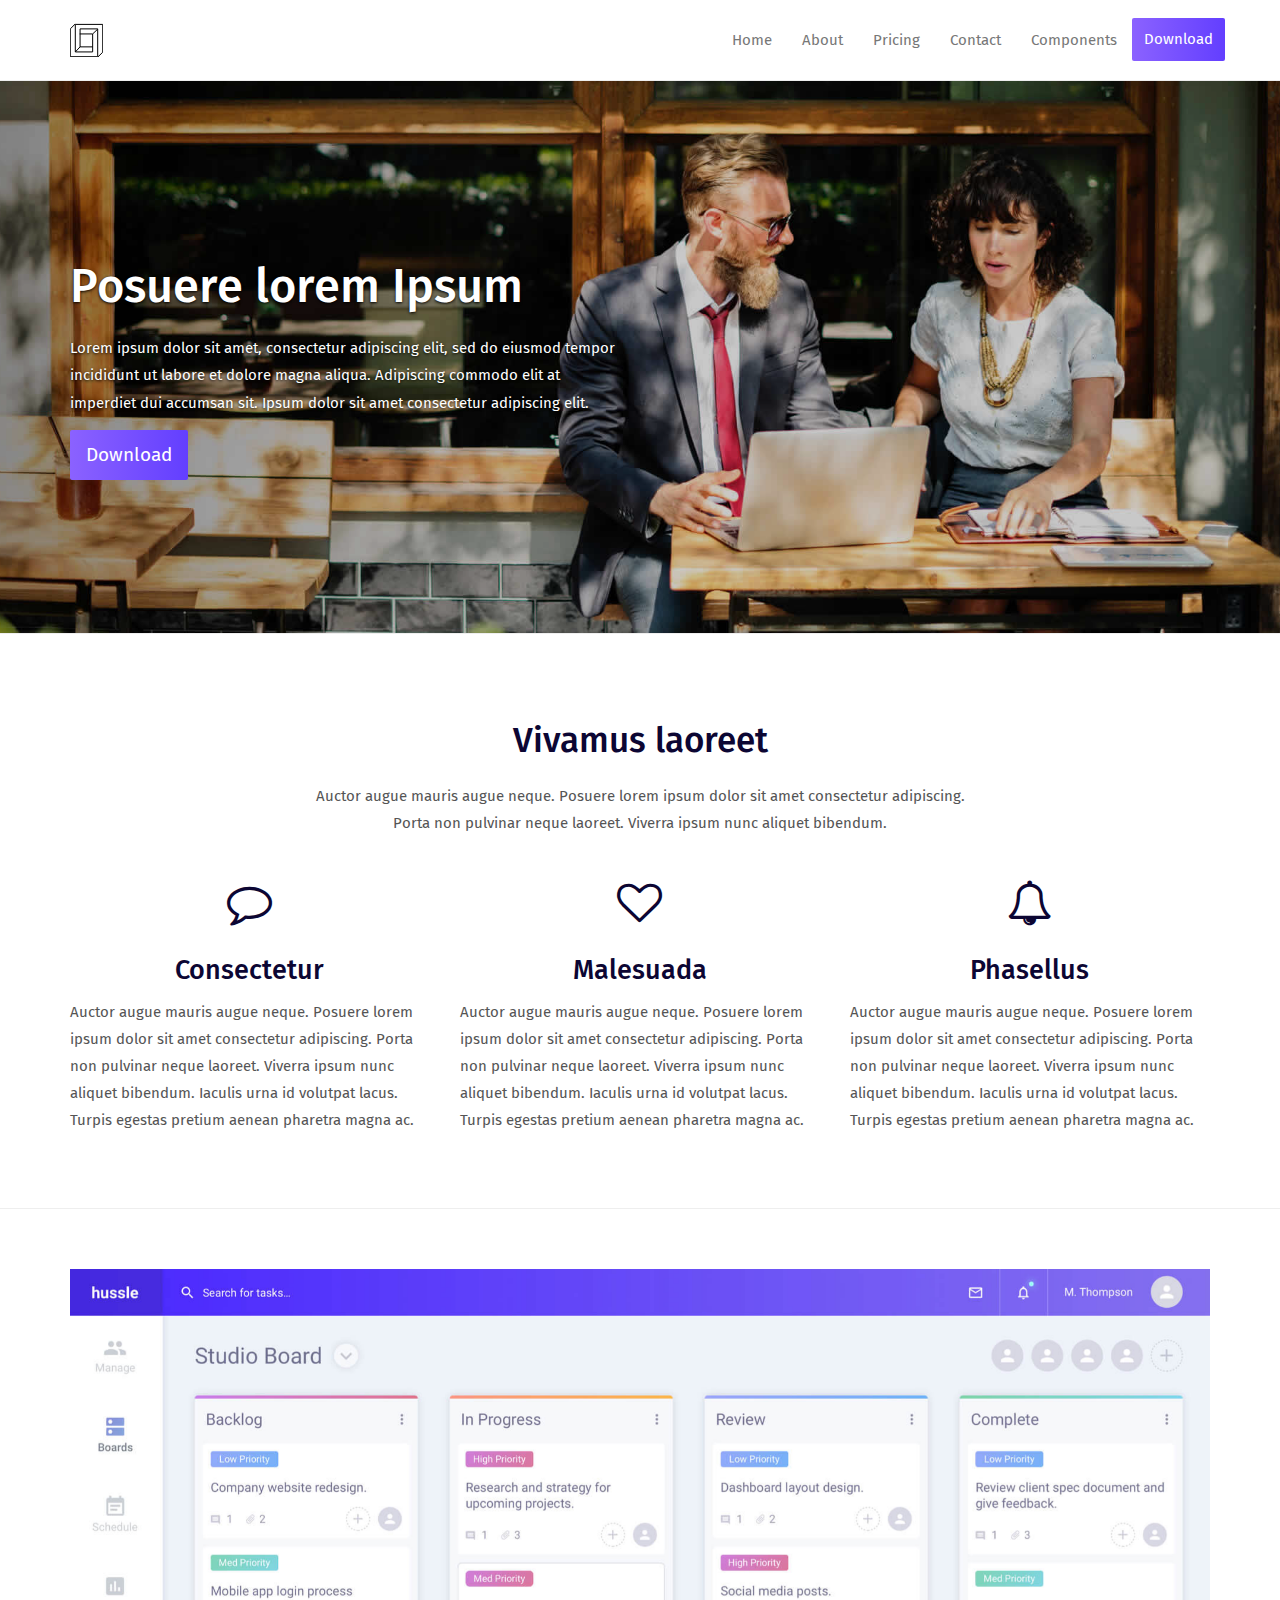
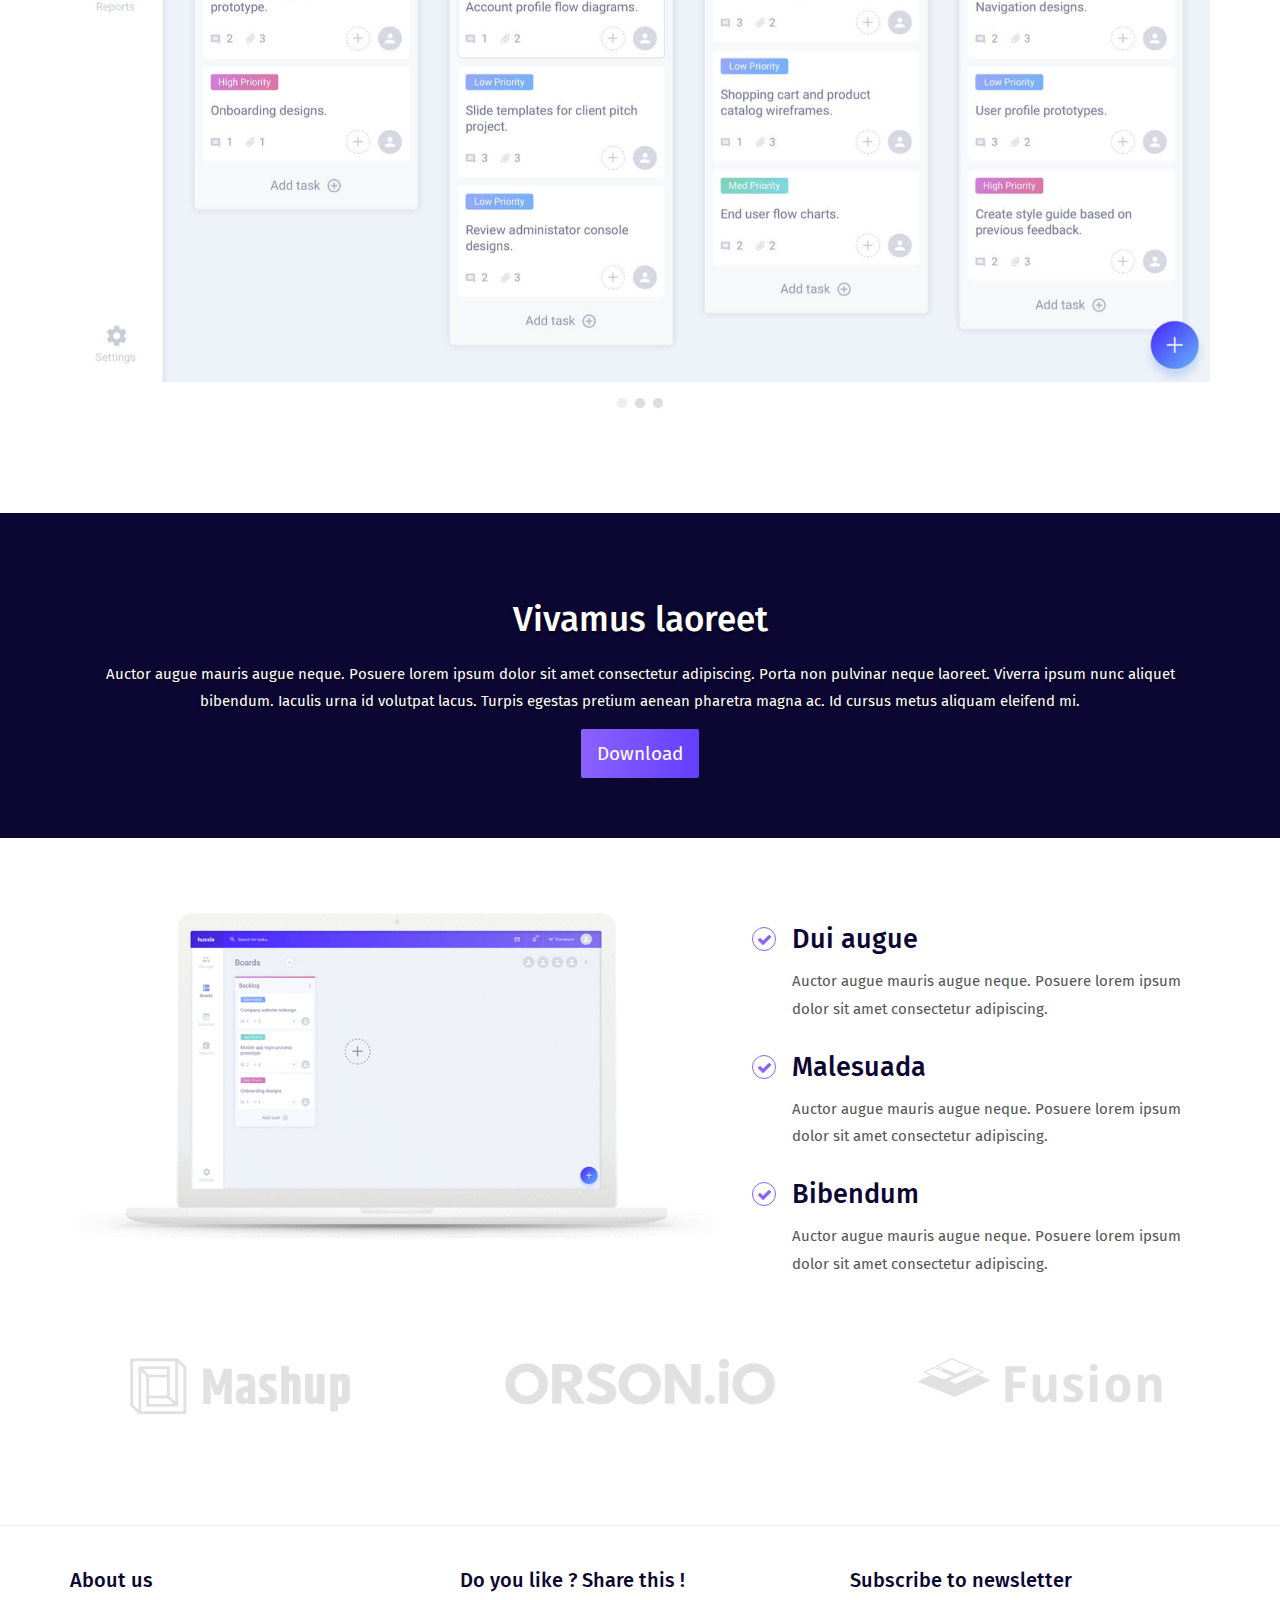
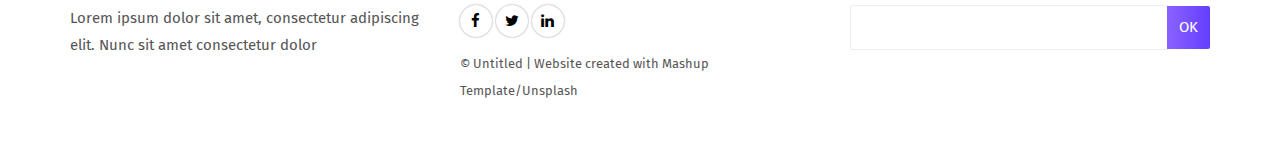
<file: DWP/Apps/home/static/index.html>
<!DOCTYPE html>
<html lang="en">

<head>
  <meta charset="UTF-8">
  <meta content="IE=edge" http-equiv="X-UA-Compatible">
  <meta content="width=device-width,initial-scale=1" name="viewport">
  <meta content="description" name="description">
  <meta name="google" content="notranslate" />
  <meta content="Mashup templates have been developped by Orson.io team" name="author">

  <!-- Disable tap highlight on IE -->
  <meta name="msapplication-tap-highlight" content="no">
  
  <link href="./assets/apple-touch-icon.png" rel="apple-touch-icon">
  <link href="./assets/favicon.ico" rel="icon">

 

  <title>Title page</title>  

<link href="./main.a3f694c0.css" rel="stylesheet"></head>

<body>

 <!-- Add your content of header -->
<header>
  <nav class="navbar  navbar-fixed-top navbar-default">
    <div class="container">
      <div class="navbar-header">
        <button type="button" class="navbar-toggle uarr collapsed" data-toggle="collapse" data-target="#navbar-collapse-uarr">
          <span class="sr-only">Toggle navigation</span>
          <span class="icon-bar"></span>
          <span class="icon-bar"></span>
          <span class="icon-bar"></span>
        </button>
        <a class="navbar-brand" href="./index.html" title="">
          <img src="./assets/images/mashuptemplate.svg" class="navbar-logo-img" alt="">
        </a>
      </div>

      <div class="collapse navbar-collapse" id="navbar-collapse-uarr">
        <ul class="nav navbar-nav navbar-right">
          <li><a href="./index.html" title="" class="active">Home</a></li>
          <li><a href="./about.html" title=""> About</a></li>
          <li><a href="./pricing.html" title=""> Pricing </a></li>
          <li><a href="./contact.html" title="">Contact</a></li>
          <li><a href="./components.html" title="">Components</a></li>
          <li>
            <p>
              <a href="./download.html" class="btn btn-primary navbar-btn" title="">Download</a>
            </p>
          </li>
          
        </ul>
      </div>
    </div>
  </nav>
</header>



<div class="white-text-container background-image-container" style="background-image: url('./assets/images/img-home.jpg')">
    <div class="opacity"></div>
    <div class="container">
        <div class="row">
           
            <div class="col-md-6">
                <h1>Posuere lorem Ipsum</h1>
                <p>Lorem ipsum dolor sit amet, consectetur adipiscing elit, sed do eiusmod tempor incididunt ut labore
                    et dolore magna aliqua. Adipiscing commodo elit at imperdiet dui accumsan sit. Ipsum dolor sit
                    amet consectetur adipiscing elit. </p>
                 <a href="./download.html" title="" class="btn btn-lg btn-primary">Download</a>
            </div>

        </div>
    </div>
</div>

<div class="section-container border-section-container">
    <div class="container">
            <div class="row">
                <div class="col-md-12 section-container-spacer">
                    <div class="text-center">
                        <h2>Vivamus laoreet</h2>
                        <p> Auctor augue mauris augue neque. Posuere lorem ipsum dolor sit amet consectetur adipiscing.<br> Porta non
                            pulvinar neque laoreet. Viverra ipsum nunc aliquet bibendum. </p>
                    </div>
                </div>

                <div class="col-md-4">
                    <div class="fa-container">
                        <i class="fa fa-comment-o fa-3x" aria-hidden="true"></i>
                    </div>
                    <div class="text-center">
                        <h3>Consectetur</h3>
                    </div>
                    <div>
                        <p>Auctor augue mauris augue neque. Posuere lorem ipsum dolor sit amet consectetur adipiscing. Porta
                            non pulvinar neque laoreet. Viverra ipsum nunc aliquet bibendum. Iaculis urna id volutpat lacus.
                            Turpis egestas pretium aenean pharetra magna ac.</p>
                    </div>
                </div>
                <div class="col-md-4">
                    <div class="fa-container">
                        <i class="fa fa-heart-o fa-3x" aria-hidden="true"></i>
                    </div>
                    <div class="text-center">
                        <h3>Malesuada</h3>
                    </div>
                    <div>
                        <p>Auctor augue mauris augue neque. Posuere lorem ipsum dolor sit amet consectetur adipiscing. Porta
                            non pulvinar neque laoreet. Viverra ipsum nunc aliquet bibendum. Iaculis urna id volutpat lacus.
                            Turpis egestas pretium aenean pharetra magna ac.
                        </p>
                    </div>
                </div>
                <div class="col-md-4">
                    <div class="fa-container">
                        <i class="fa fa-bell-o fa-3x" aria-hidden="true"></i>
                    </div>
                    <div class="text-center">
                        <h3>Phasellus</h3>
                    </div>
                    <div>
                        <p>Auctor augue mauris augue neque. Posuere lorem ipsum dolor sit amet consectetur adipiscing. Porta
                            non pulvinar neque laoreet. Viverra ipsum nunc aliquet bibendum. Iaculis urna id volutpat lacus.
                            Turpis egestas pretium aenean pharetra magna ac. 
                        </p>
                    </div>
                </div>

            </div>
    </div>
</div>

<div class="section-container">
    <div class="container">
            <div class="row">
                <div class="col-xs-12">


                    <div id="carouselExampleIndicators" class="carousel slide" data-ride="carousel">
                        
                        <div class="carousel-inner" role="listbox">
                            <div class="item active">
                                <img class="img-responsive" src="./assets/images/img-05.jpg" alt="First slide">
                            </div>
                            <div class="item">
                                <img class="img-responsive" src="./assets/images/img-07.jpg" alt="Second slide">
                            </div>
                            <div class="item">
                                <img class="img-responsive" src="./assets/images/img-05.jpg" alt="Third slide">
                            </div>
                        </div>
                        <ol class="carousel-indicators">
                            <li data-target="#carouselExampleIndicators" data-slide-to="0" class="active"></li>
                            <li data-target="#carouselExampleIndicators" data-slide-to="1"></li>
                            <li data-target="#carouselExampleIndicators" data-slide-to="2"></li>
                        </ol>
                    </div>


                </div>
            </div>
    </div>
</div>


<div class="section-container background-color-container white-text-container">
    <div class="container">
        <div class="row">
            <div class="col-xs-12">
                <div class="text-center">
                    <h2>Vivamus laoreet</h2>
                    <p> Auctor augue mauris augue neque. Posuere lorem ipsum dolor sit amet consectetur adipiscing. Porta non
                        pulvinar neque laoreet. Viverra ipsum nunc aliquet bibendum. Iaculis urna id volutpat lacus. Turpis
                        egestas pretium aenean pharetra magna ac. Id cursus metus aliquam eleifend mi. </p>
                    <a href="./download.html" title="" class="btn btn-primary btn-lg">Download</a>
                </div>
            </div>
        </div>
     </div>
 </div>

 <div class="section-container">
    <div class="container">
        <div class="row">                   
            <div class="col-md-7">
                <img class="img-responsive" src="./assets/images/img-06.png" alt="">
            </div>

            <div class="col-md-5">
                <ul class="features">
                    <li>
                        <h3>Dui augue</h3>
                        <p>Auctor augue mauris augue neque. Posuere lorem ipsum dolor sit amet consectetur adipiscing.
                        </p>
                    </li>
                    <li>
                        <h3>Malesuada</h3>
                        <p>Auctor augue mauris augue neque. Posuere lorem ipsum dolor sit amet consectetur adipiscing.
                        </p>
                    </li>
                    <li>
                        <h3>Bibendum</h3>
                        <p>Auctor augue mauris augue neque. Posuere lorem ipsum dolor sit amet consectetur adipiscing.
                        </p>
                    </li>
                </ul>
            </div>
        

              
            <div class="row">
                <div class="col-md-4">
                        <img class="img-responsive page-base-image" src="./assets/images/logo-01.png" alt="">

                </div>
                <div class="col-md-4">
                        <img class="img-responsive page-base-image" src="./assets/images/logo-02.png" alt="">
                </div>
                <div class="col-md-4">
                        <img class="img-responsive page-base-image" src="./assets/images/logo-03.png" alt="">
                </div>
            </div>
            
        </div>
    </div>
</div>






<footer>
    <div class="section-container footer-container">
        <div class="container">
            <div class="row">
                    <div class="col-md-4">
                        <h4>About us</h4>
                        <p>Lorem ipsum dolor sit amet, consectetur adipiscing elit. Nunc sit amet consectetur dolor</p>
                    </div>

                    <div class="col-md-4">
                        <h4>Do you like ? Share this !</h4>
                        <p>
                            <a href="https://facebook.com/" class="social-round-icon white-round-icon fa-icon" title="">
                            <i class="fa fa-facebook" aria-hidden="true"></i>
                          </a>
                          <a href="https://twitter.com/" class="social-round-icon white-round-icon fa-icon" title="">
                            <i class="fa fa-twitter" aria-hidden="true"></i>
                          </a>
                          <a href="https://www.linkedin.com/" class="social-round-icon white-round-icon fa-icon" title="">
                            <i class="fa fa-linkedin" aria-hidden="true"></i>
                          </a>
                        </p>
                        <p><small>© Untitled | Website created with <a href="http://www.mashup-template.com/" class="link-like-text" title="Create website with free html template">Mashup Template</a>/<a href="http://www.unsplash.com/" class="link-like-text" title="Beautiful Free Images">Unsplash</a></small></p>    
                    </div>

                    <div class="col-md-4">
                        <h4>Subscribe to newsletter</h4>
                        
                        <div class="form-group">
                            <div class="input-group">
                                <input type="text" class="form-control footer-input-text">
                                <div class="input-group-btn">
                                    <button type="button" class="btn btn-primary btn-newsletter ">OK</button>
                                </div>
                            </div>
                        </div>


                    </div>
            </div>
        </div>
    </div>
</footer>

<script>
  document.addEventListener("DOMContentLoaded", function (event) {
    navActivePage();
  });
</script>

<!-- Google Analytics: change UA-XXXXX-X to be your site's ID 

<script>
  (function (i, s, o, g, r, a, m) {
    i['GoogleAnalyticsObject'] = r; i[r] = i[r] || function () {
      (i[r].q = i[r].q || []).push(arguments)
    }, i[r].l = 1 * new Date(); a = s.createElement(o),
      m = s.getElementsByTagName(o)[0]; a.async = 1; a.src = g; m.parentNode.insertBefore(a, m)
  })(window, document, 'script', '//www.google-analytics.com/analytics.js', 'ga');
  ga('create', 'UA-XXXXX-X', 'auto');
  ga('send', 'pageview');
</script>

-->

<script type="text/javascript" src="./main.41beeca9.js"></script></body>

</html>
</file>
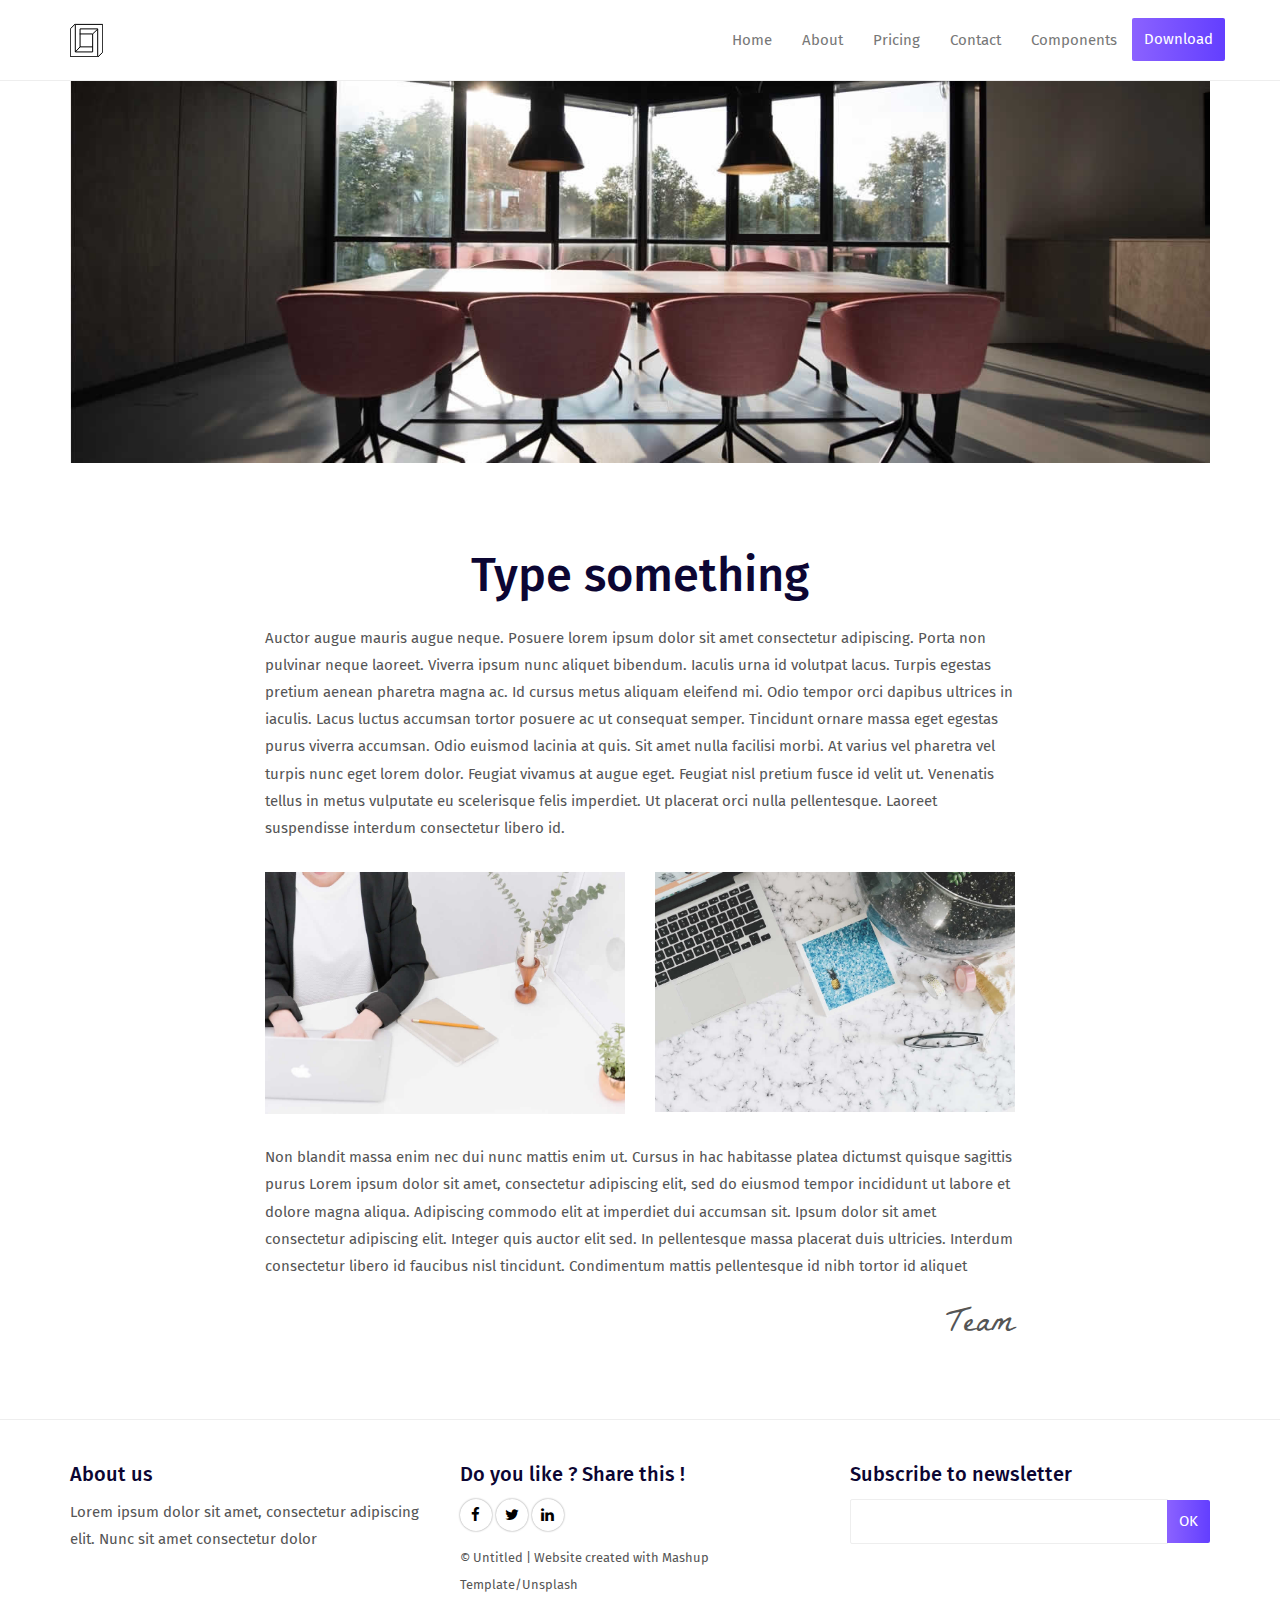
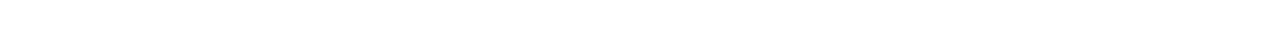
<file: DWP/Apps/home/static/about.html>
<!DOCTYPE html>
<html lang="en">

<head>
  <meta charset="UTF-8">
  <meta content="IE=edge" http-equiv="X-UA-Compatible">
  <meta content="width=device-width,initial-scale=1" name="viewport">
  <meta content="description" name="description">
  <meta name="google" content="notranslate" />
  <meta content="Mashup templates have been developped by Orson.io team" name="author">

  <!-- Disable tap highlight on IE -->
  <meta name="msapplication-tap-highlight" content="no">
  
  <link href="./assets/apple-touch-icon.png" rel="apple-touch-icon">
  <link href="./assets/favicon.ico" rel="icon">

 

  <title>Title page</title>  

<link href="./main.a3f694c0.css" rel="stylesheet"></head>

<body>

 <!-- Add your content of header -->
<header>
  <nav class="navbar  navbar-fixed-top navbar-default">
    <div class="container">
      <div class="navbar-header">
        <button type="button" class="navbar-toggle uarr collapsed" data-toggle="collapse" data-target="#navbar-collapse-uarr">
          <span class="sr-only">Toggle navigation</span>
          <span class="icon-bar"></span>
          <span class="icon-bar"></span>
          <span class="icon-bar"></span>
        </button>
        <a class="navbar-brand" href="./index.html" title="">
          <img src="./assets/images/mashuptemplate.svg" class="navbar-logo-img" alt="">
        </a>
      </div>

      <div class="collapse navbar-collapse" id="navbar-collapse-uarr">
        <ul class="nav navbar-nav navbar-right">
          <li><a href="./index.html" title="" class="active">Home</a></li>
          <li><a href="./about.html" title=""> About</a></li>
          <li><a href="./pricing.html" title=""> Pricing </a></li>
          <li><a href="./contact.html" title="">Contact</a></li>
          <li><a href="./components.html" title="">Components</a></li>
          <li>
            <p>
              <a href="./download.html" class="btn btn-primary navbar-btn" title="">Download</a>
            </p>
          </li>
          
        </ul>
      </div>
    </div>
  </nav>
</header>




<div class="">
    <div class="container">
        <div class="row">

            <div class="col-xs-12">
               <img class="img-responsive" src="./assets/images/img-01.jpg">
            </div>
        </div>
    </div>
</div>

<div class="section-container">
    <div class="container">
        <div class="row">
               <div class="col-xs-12 col-md-8 col-md-offset-2">
                    <div class="text-center">
                    <h1>Type something</h1>
                     </div>   
                        <p class="section-container-spacer">Auctor augue mauris augue neque. Posuere lorem ipsum dolor sit amet consectetur adipiscing. Porta
                            non pulvinar neque laoreet. Viverra ipsum nunc aliquet bibendum. Iaculis urna id volutpat lacus.
                            Turpis egestas pretium aenean pharetra magna ac. Id cursus metus aliquam eleifend mi. Odio tempor
                            orci dapibus ultrices in iaculis. Lacus luctus accumsan tortor posuere ac ut consequat semper.
                            Tincidunt ornare massa eget egestas purus viverra accumsan. Odio euismod lacinia at quis. Sit
                            amet nulla facilisi morbi. At varius vel pharetra vel turpis nunc eget lorem dolor. Feugiat vivamus
                            at augue eget. Feugiat nisl pretium fusce id velit ut. Venenatis tellus in metus vulputate eu
                            scelerisque felis imperdiet. Ut placerat orci nulla pellentesque. Laoreet suspendisse interdum
                            consectetur libero id.
                        </p>

                    <div class="row section-container-spacer">
                        <div class="col-md-6">
                            <img class="img-responsive" src="./assets/images/img-03.jpg">
                        </div>
                        <div class="col-md-6">
                            <img class="img-responsive" src="./assets/images/img-02.jpg">
                        </div>
                    </div>

               </div>
               
                <div class="col-xs-12 col-md-8 col-md-offset-2">
              
                        <p>
                            Non blandit massa enim nec dui nunc mattis enim ut. Cursus in hac habitasse platea dictumst quisque sagittis
                            purus Lorem ipsum dolor sit amet, consectetur adipiscing elit, sed do eiusmod tempor incididunt
                            ut labore et dolore magna aliqua. Adipiscing commodo elit at imperdiet dui accumsan sit. Ipsum
                            dolor sit amet consectetur adipiscing elit. Integer quis auctor elit sed. In pellentesque massa
                            placerat duis ultricies. Interdum consectetur libero id faucibus nisl tincidunt. Condimentum
                            mattis pellentesque id nibh tortor id aliquet</p>
                            <small class="signature pull-right">Team</small>
                </div>
            </div>




        </div>

    </div>



</div>







<footer>
    <div class="section-container footer-container">
        <div class="container">
            <div class="row">
                    <div class="col-md-4">
                        <h4>About us</h4>
                        <p>Lorem ipsum dolor sit amet, consectetur adipiscing elit. Nunc sit amet consectetur dolor</p>
                    </div>

                    <div class="col-md-4">
                        <h4>Do you like ? Share this !</h4>
                        <p>
                            <a href="https://facebook.com/" class="social-round-icon white-round-icon fa-icon" title="">
                            <i class="fa fa-facebook" aria-hidden="true"></i>
                          </a>
                          <a href="https://twitter.com/" class="social-round-icon white-round-icon fa-icon" title="">
                            <i class="fa fa-twitter" aria-hidden="true"></i>
                          </a>
                          <a href="https://www.linkedin.com/" class="social-round-icon white-round-icon fa-icon" title="">
                            <i class="fa fa-linkedin" aria-hidden="true"></i>
                          </a>
                        </p>
                        <p><small>© Untitled | Website created with <a href="http://www.mashup-template.com/" class="link-like-text" title="Create website with free html template">Mashup Template</a>/<a href="http://www.unsplash.com/" class="link-like-text" title="Beautiful Free Images">Unsplash</a></small></p>    
                    </div>

                    <div class="col-md-4">
                        <h4>Subscribe to newsletter</h4>
                        
                        <div class="form-group">
                            <div class="input-group">
                                <input type="text" class="form-control footer-input-text">
                                <div class="input-group-btn">
                                    <button type="button" class="btn btn-primary btn-newsletter ">OK</button>
                                </div>
                            </div>
                        </div>


                    </div>
            </div>
        </div>
    </div>
</footer>

<script>
  document.addEventListener("DOMContentLoaded", function (event) {
    navActivePage();
  });
</script>

<!-- Google Analytics: change UA-XXXXX-X to be your site's ID 

<script>
  (function (i, s, o, g, r, a, m) {
    i['GoogleAnalyticsObject'] = r; i[r] = i[r] || function () {
      (i[r].q = i[r].q || []).push(arguments)
    }, i[r].l = 1 * new Date(); a = s.createElement(o),
      m = s.getElementsByTagName(o)[0]; a.async = 1; a.src = g; m.parentNode.insertBefore(a, m)
  })(window, document, 'script', '//www.google-analytics.com/analytics.js', 'ga');
  ga('create', 'UA-XXXXX-X', 'auto');
  ga('send', 'pageview');
</script>

--> 
<script type="text/javascript" src="./main.41beeca9.js"></script></body>

</html>
</file>
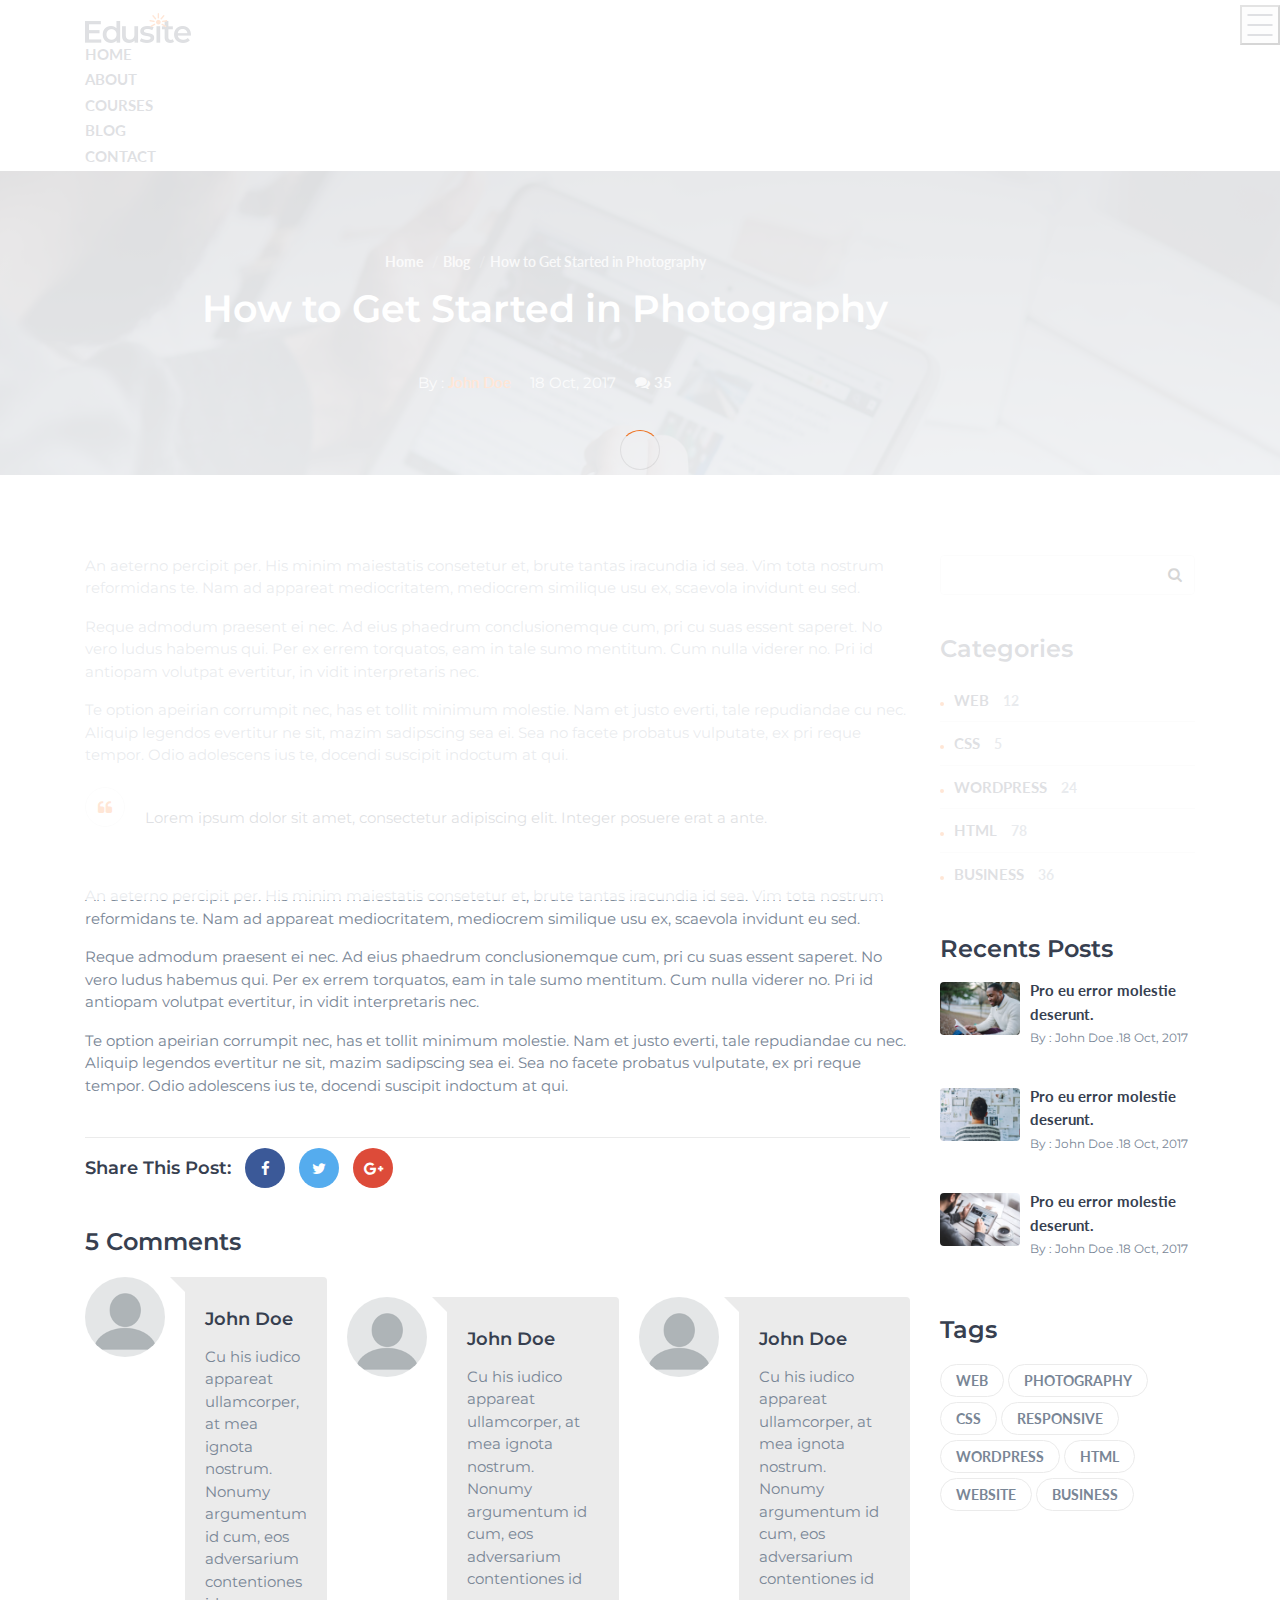
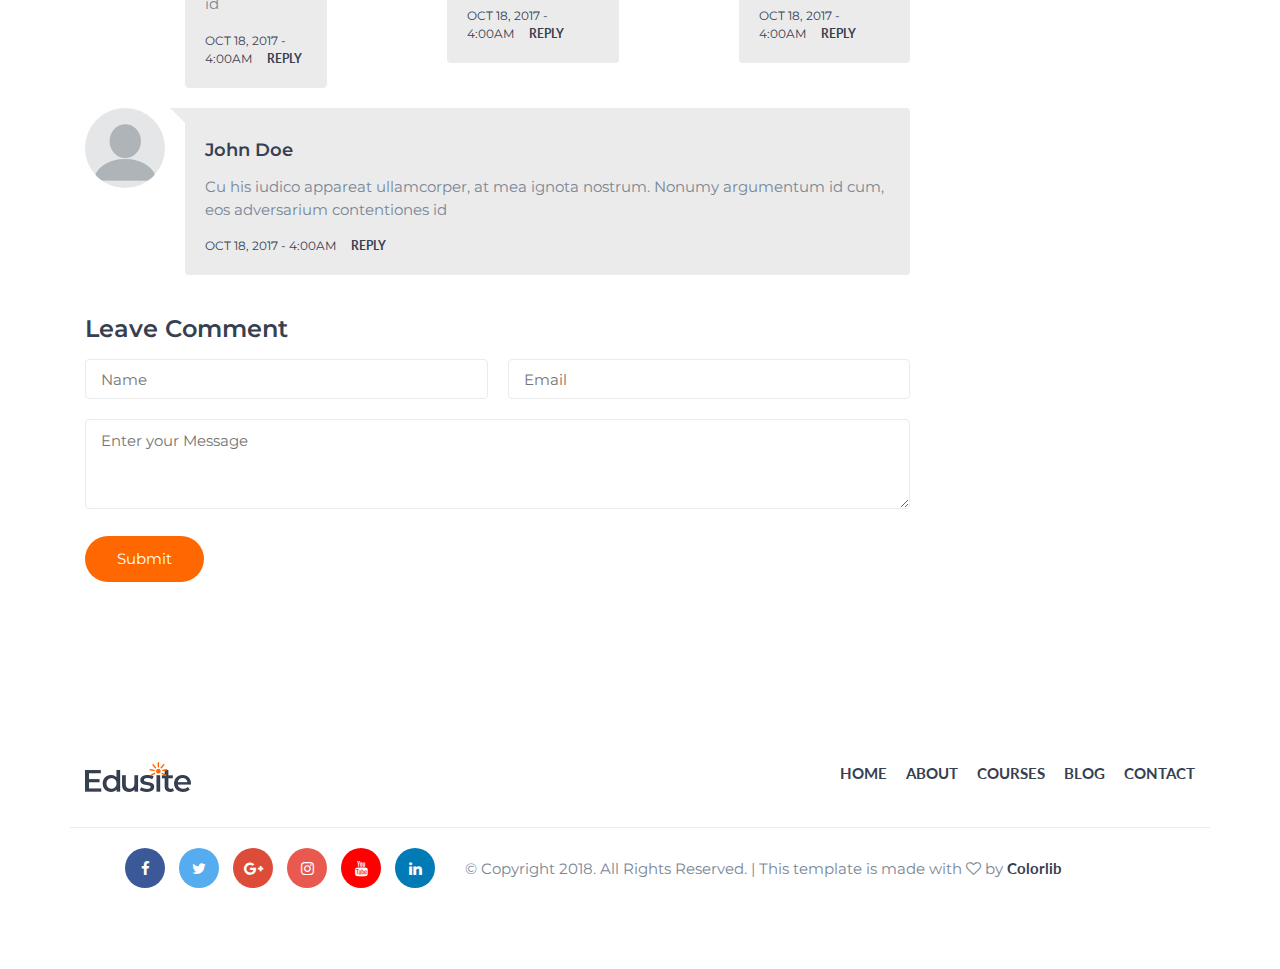
<file: DWP/Apps/home/static/blog-post.html>
<!DOCTYPE html>
<html lang="en">
	<head>
		<meta charset="utf-8">
		<meta http-equiv="X-UA-Compatible" content="IE=edge">
		<meta name="viewport" content="width=device-width, initial-scale=1">
		 <!-- The above 3 meta tags *must* come first in the head; any other head content must come *after* these tags -->

		<title>HTML Education Template</title>

		<!-- Google font -->
		<link href="https://fonts.googleapis.com/css?family=Lato:700%7CMontserrat:400,600" rel="stylesheet">

		<!-- Bootstrap -->
		<link type="text/css" rel="stylesheet" href="css/bootstrap.min.css"/>

		<!-- Font Awesome Icon -->
		<link rel="stylesheet" href="css/font-awesome.min.css">

		<!-- Custom stlylesheet -->
		<link type="text/css" rel="stylesheet" href="css/style.css"/>

		<!-- HTML5 shim and Respond.js for IE8 support of HTML5 elements and media queries -->
		<!-- WARNING: Respond.js doesn't work if you view the page via file:// -->
		<!--[if lt IE 9]>
		  <script src="https://oss.maxcdn.com/html5shiv/3.7.3/html5shiv.min.js"></script>
		  <script src="https://oss.maxcdn.com/respond/1.4.2/respond.min.js"></script>
		<![endif]-->

    </head>
	<body>

		<!-- Header -->
		<header id="header">
			<div class="container">

				<div class="navbar-header">
					<!-- Logo -->
					<div class="navbar-brand">
						<a class="logo" href="index.html">
							<img src="./img/logo.png" alt="logo">
						</a>
					</div>
					<!-- /Logo -->

					<!-- Mobile toggle -->
					<button class="navbar-toggle">
						<span></span>
					</button>
					<!-- /Mobile toggle -->
				</div>

				<!-- Navigation -->
				<nav id="nav">
					<ul class="main-menu nav navbar-nav navbar-right">
						<li><a href="index.html">Home</a></li>
						<li><a href="#">About</a></li>
						<li><a href="#">Courses</a></li>
						<li><a href="blog.html">Blog</a></li>
						<li><a href="contact.html">Contact</a></li>
					</ul>
				</nav>
				<!-- /Navigation -->

			</div>
		</header>
		<!-- /Header -->

		<!-- Hero-area -->
		<div class="hero-area section">

			<!-- Backgound Image -->
			<div class="bg-image bg-parallax overlay" style="background-image:url(./img/blog-post-background.jpg)"></div>
			<!-- /Backgound Image -->

			<div class="container">
				<div class="row">
					<div class="col-md-10 col-md-offset-1 text-center">
						<ul class="hero-area-tree">
							<li><a href="index.html">Home</a></li>
							<li><a href="blog.html">Blog</a></li>
							<li>How to Get Started in Photography</li>
						</ul>
						<h1 class="white-text">How to Get Started in Photography</h1>
						<ul class="blog-post-meta">
							<li class="blog-meta-author">By : <a href="#">John Doe</a></li>
							<li>18 Oct, 2017</li>
							<li class="blog-meta-comments"><a href="#"><i class="fa fa-comments"></i> 35</a></li>
						</ul>
					</div>
				</div>
			</div>

		</div>
		<!-- /Hero-area -->

		<!-- Blog -->
		<div id="blog" class="section">

			<!-- container -->
			<div class="container">

				<!-- row -->
				<div class="row">

					<!-- main blog -->
					<div id="main" class="col-md-9">

						<!-- blog post -->
						<div class="blog-post">
							<p>An aeterno percipit per. His minim maiestatis consetetur et, brute tantas iracundia id sea. Vim tota nostrum reformidans te. Nam ad appareat mediocritatem, mediocrem similique usu ex, scaevola invidunt eu sed.</p>
							<p>Reque admodum praesent ei nec. Ad eius phaedrum conclusionemque cum, pri cu suas essent saperet. No vero ludus habemus qui. Per ex errem torquatos, eam in tale sumo mentitum. Cum nulla viderer no. Pri id antiopam volutpat evertitur, in vidit interpretaris nec.</p>
							<p>Te option apeirian corrumpit nec, has et tollit minimum molestie. Nam et justo everti, tale repudiandae cu nec. Aliquip legendos evertitur ne sit, mazim sadipscing sea ei. Sea no facete probatus vulputate, ex pri reque tempor. Odio adolescens ius te, docendi suscipit indoctum at qui.</p>
							<blockquote>
							  <p>Lorem ipsum dolor sit amet, consectetur adipiscing elit. Integer posuere erat a ante.</p>
							</blockquote>
							<p>An aeterno percipit per. His minim maiestatis consetetur et, brute tantas iracundia id sea. Vim tota nostrum reformidans te. Nam ad appareat mediocritatem, mediocrem similique usu ex, scaevola invidunt eu sed.</p>
							<p>Reque admodum praesent ei nec. Ad eius phaedrum conclusionemque cum, pri cu suas essent saperet. No vero ludus habemus qui. Per ex errem torquatos, eam in tale sumo mentitum. Cum nulla viderer no. Pri id antiopam volutpat evertitur, in vidit interpretaris nec.</p>
							<p>Te option apeirian corrumpit nec, has et tollit minimum molestie. Nam et justo everti, tale repudiandae cu nec. Aliquip legendos evertitur ne sit, mazim sadipscing sea ei. Sea no facete probatus vulputate, ex pri reque tempor. Odio adolescens ius te, docendi suscipit indoctum at qui.</p>
						</div>
						<!-- /blog post -->

						<!-- blog share -->
						<div class="blog-share">
							<h4>Share This Post:</h4>
							<a href="#" class="facebook"><i class="fa fa-facebook"></i></a>
							<a href="#" class="twitter"><i class="fa fa-twitter"></i></a>
							<a href="#" class="google-plus"><i class="fa fa-google-plus"></i></a>
						</div>
						<!-- /blog share -->

						<!-- blog comments -->
						<div class="blog-comments">
							<h3>5 Comments</h3>

							<!-- single comment -->
							<div class="media">
								<div class="media-left">
									<img src="./img/avatar.png" alt="">
								</div>
								<div class="media-body">
									<h4 class="media-heading">John Doe</h4>
									<p>Cu his iudico appareat ullamcorper, at mea ignota nostrum. Nonumy argumentum id cum, eos adversarium contentiones id</p>
									<div class="date-reply"><span>Oct 18, 2017 - 4:00AM</span><a href="#" class="reply">Reply</a></div>
								</div>

								<!-- comment reply -->
								<div class="media">
									<div class="media-left">
										<img src="./img/avatar.png" alt="">
									</div>
									<div class="media-body">
										<h4 class="media-heading">John Doe</h4>
										<p>Cu his iudico appareat ullamcorper, at mea ignota nostrum. Nonumy argumentum id cum, eos adversarium contentiones id</p>
										<div class="date-reply"><span>Oct 18, 2017 - 4:00AM</span><a href="#" class="reply">Reply</a></div>
									</div>
								</div>
								<!-- /comment reply -->

								<!-- comment reply -->
								<div class="media">
									<div class="media-left">
										<img src="./img/avatar.png" alt="">
									</div>
									<div class="media-body">
										<h4 class="media-heading">John Doe</h4>
										<p>Cu his iudico appareat ullamcorper, at mea ignota nostrum. Nonumy argumentum id cum, eos adversarium contentiones id</p>
										<div class="date-reply"><span>Oct 18, 2017 - 4:00AM</span><a href="#" class="reply">Reply</a></div>
									</div>
								</div>
								<!-- /comment reply -->

							</div>
							<!-- /single comment -->

							<!-- single comment -->
							<div class="media">
								<div class="media-left">
									<img src="./img/avatar.png" alt="">
								</div>
								<div class="media-body">
									<h4 class="media-heading">John Doe</h4>
									<p>Cu his iudico appareat ullamcorper, at mea ignota nostrum. Nonumy argumentum id cum, eos adversarium contentiones id</p>
									<div class="date-reply"><span>Oct 18, 2017 - 4:00AM</span><a href="#" class="reply">Reply</a></div>
								</div>
							</div>
							<!-- /single comment -->

							<!-- blog reply form -->
							<div class="blog-reply-form">
								<h3>Leave Comment</h3>
								<form>
									<input class="input name-input" type="text" name="name" placeholder="Name">
									<input class="input email-input" type="email" name="email" placeholder="Email">
									<textarea class="input" name="message" placeholder="Enter your Message"></textarea>
									<button class="main-button icon-button">Submit</button>
								</form>
							</div>
							<!-- /blog reply form -->

						</div>
						<!-- /blog comments -->
					</div>
					<!-- /main blog -->

					<!-- aside blog -->
					<div id="aside" class="col-md-3">

						<!-- search widget -->
						<div class="widget search-widget">
							<form>
								<input class="input" type="text" name="search">
								<button><i class="fa fa-search"></i></button>
							</form>
						</div>
						<!-- /search widget -->

						<!-- category widget -->
						<div class="widget category-widget">
							<h3>Categories</h3>
							<a class="category" href="#">Web <span>12</span></a>
							<a class="category" href="#">Css <span>5</span></a>
							<a class="category" href="#">Wordpress <span>24</span></a>
							<a class="category" href="#">Html <span>78</span></a>
							<a class="category" href="#">Business <span>36</span></a>
						</div>
						<!-- /category widget -->

						<!-- posts widget -->
						<div class="widget posts-widget">
							<h3>Recents Posts</h3>

							<!-- single posts -->
							<div class="single-post">
								<a class="single-post-img" href="blog-post.html">
									<img src="./img/post01.jpg" alt="">
								</a>
								<a href="blog-post.html">Pro eu error molestie deserunt.</a>
								<p><small>By : John Doe .18 Oct, 2017</small></p>
							</div>
							<!-- /single posts -->

							<!-- single posts -->
							<div class="single-post">
								<a class="single-post-img" href="blog-post.html">
									<img src="./img/post02.jpg" alt="">
								</a>
								<a href="blog-post.html">Pro eu error molestie deserunt.</a>
								<p><small>By : John Doe .18 Oct, 2017</small></p>
							</div>
							<!-- /single posts -->

							<!-- single posts -->
							<div class="single-post">
								<a class="single-post-img" href="blog-post.html">
									<img src="./img/post03.jpg" alt="">
								</a>
								<a href="blog-post.html">Pro eu error molestie deserunt.</a>
								<p><small>By : John Doe .18 Oct, 2017</small></p>
							</div>
							<!-- /single posts -->

						</div>
						<!-- /posts widget -->

						<!-- tags widget -->
						<div class="widget tags-widget">
							<h3>Tags</h3>
							<a class="tag" href="#">Web</a>
							<a class="tag" href="#">Photography</a>
							<a class="tag" href="#">Css</a>
							<a class="tag" href="#">Responsive</a>
							<a class="tag" href="#">Wordpress</a>
							<a class="tag" href="#">Html</a>
							<a class="tag" href="#">Website</a>
							<a class="tag" href="#">Business</a>
						</div>
						<!-- /tags widget -->

					</div>
					<!-- /aside blog -->

				</div>
				<!-- row -->

			</div>
			<!-- container -->

		</div>
		<!-- /Blog -->

		<!-- Footer -->
		<footer id="footer" class="section">

			<!-- container -->
			<div class="container">

				<!-- row -->
				<div class="row">

					<!-- footer logo -->
					<div class="col-md-6">
						<div class="footer-logo">
							<a class="logo" href="index.html">
								<img src="./img/logo.png" alt="logo">
							</a>
						</div>
					</div>
					<!-- footer logo -->

					<!-- footer nav -->
					<div class="col-md-6">
						<ul class="footer-nav">
							<li><a href="index.html">Home</a></li>
							<li><a href="#">About</a></li>
							<li><a href="#">Courses</a></li>
							<li><a href="blog.html">Blog</a></li>
							<li><a href="contact.html">Contact</a></li>
						</ul>
					</div>
					<!-- /footer nav -->

				</div>
				<!-- /row -->

				<!-- row -->
				<div id="bottom-footer" class="row">

					<!-- social -->
					<div class="col-md-4 col-md-push-8">
						<ul class="footer-social">
							<li><a href="#" class="facebook"><i class="fa fa-facebook"></i></a></li>
							<li><a href="#" class="twitter"><i class="fa fa-twitter"></i></a></li>
							<li><a href="#" class="google-plus"><i class="fa fa-google-plus"></i></a></li>
							<li><a href="#" class="instagram"><i class="fa fa-instagram"></i></a></li>
							<li><a href="#" class="youtube"><i class="fa fa-youtube"></i></a></li>
							<li><a href="#" class="linkedin"><i class="fa fa-linkedin"></i></a></li>
						</ul>
					</div>
					<!-- /social -->

					<!-- copyright -->
					<div class="col-md-8 col-md-pull-4">
						<div class="footer-copyright">
							<span>&copy; Copyright 2018. All Rights Reserved. | This template is made with <i class="fa fa-heart-o" aria-hidden="true"></i> by <a href="https://colorlib.com">Colorlib</a></span>
						</div>
					</div>
					<!-- /copyright -->

				</div>
				<!-- row -->

			</div>
			<!-- /container -->

		</footer>
		<!-- /Footer -->

		<!-- preloader -->
		<div id='preloader'><div class='preloader'></div></div>
		<!-- /preloader -->


		<!-- jQuery Plugins -->
		<script type="text/javascript" src="js/jquery.min.js"></script>
		<script type="text/javascript" src="js/bootstrap.min.js"></script>
		<script type="text/javascript" src="js/main.js"></script>

	</body>
</html>
</file>
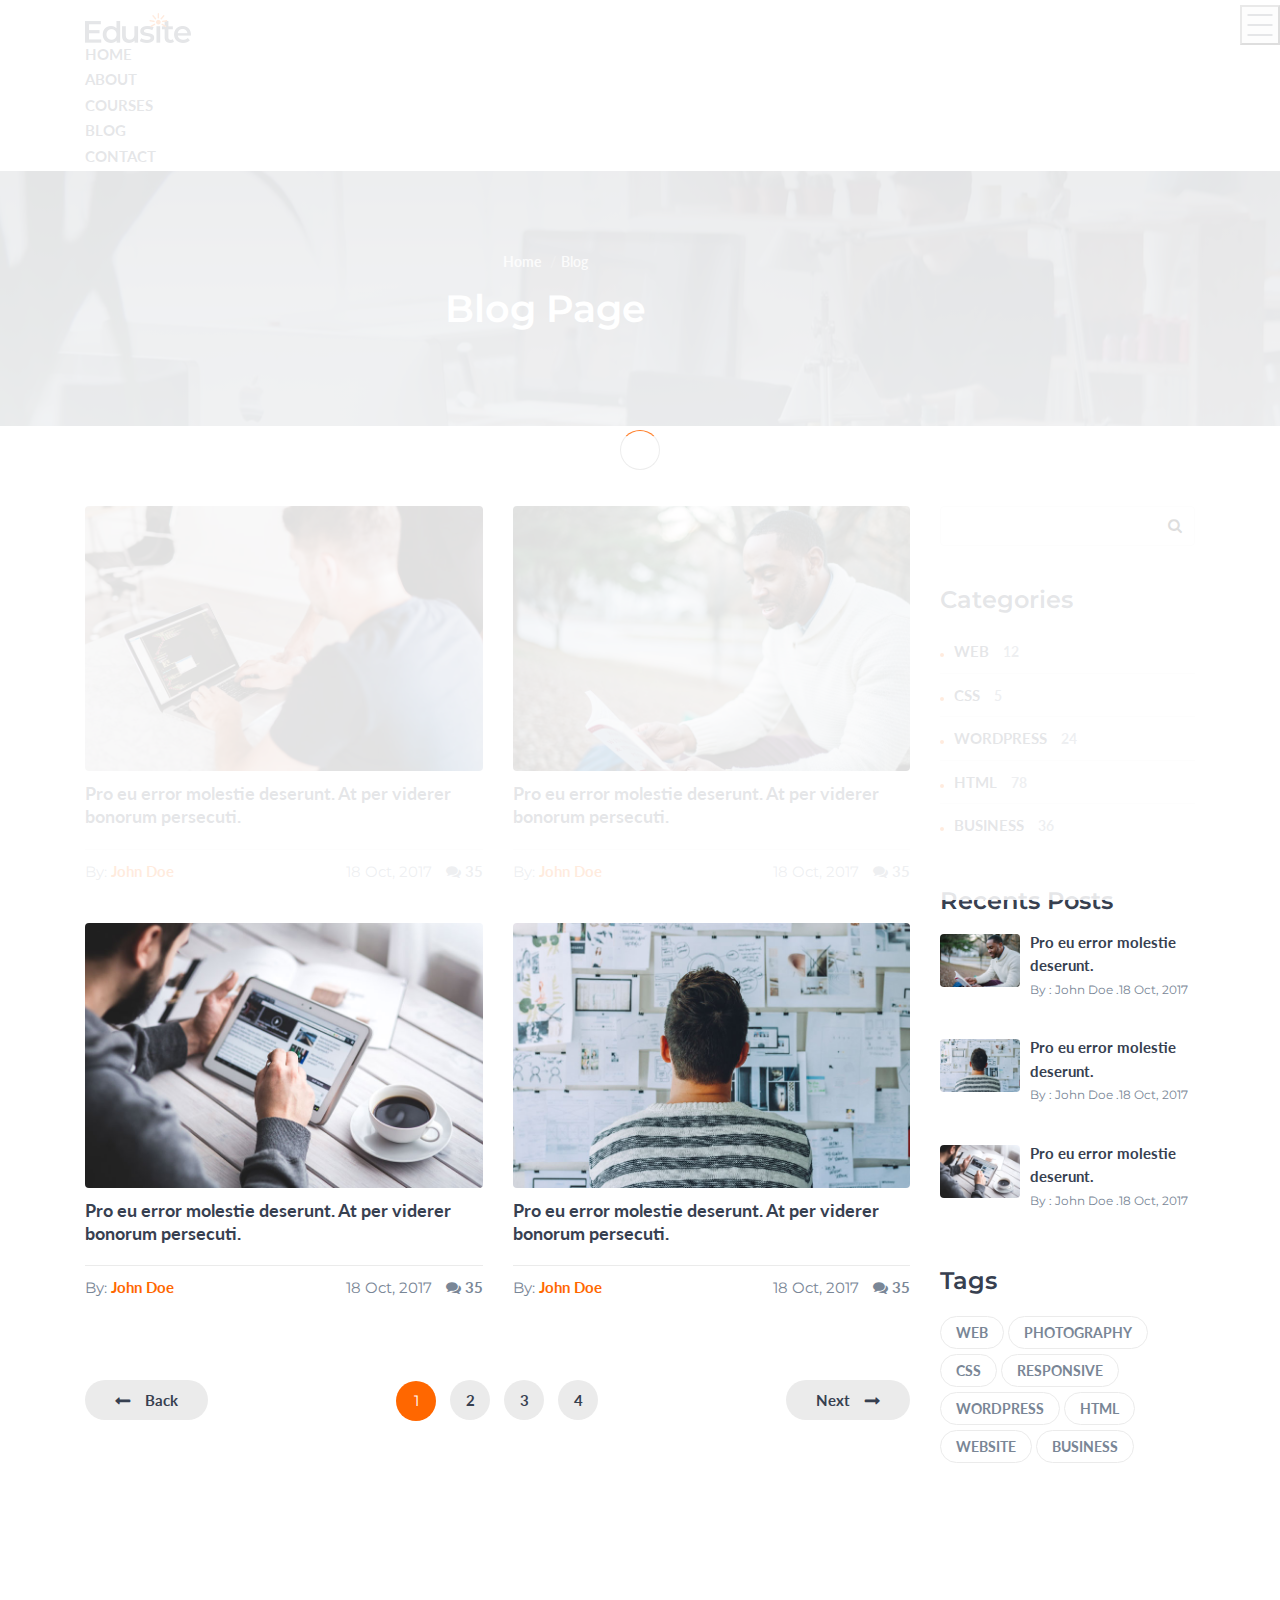
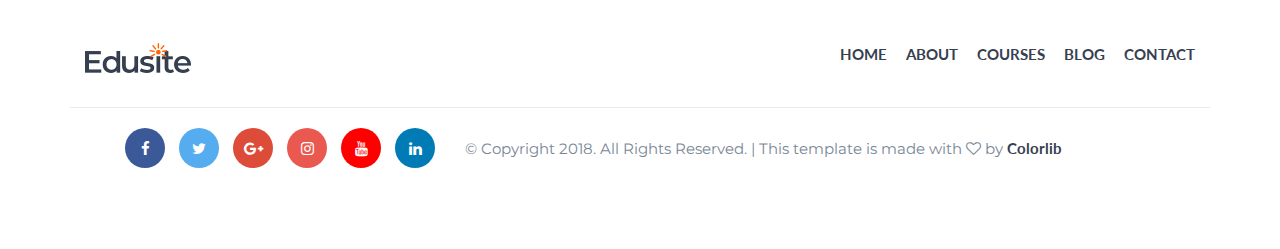
<file: DWP/Apps/home/static/blog.html>
<!DOCTYPE html>
<html lang="en">
	<head>
		<meta charset="utf-8">
		<meta http-equiv="X-UA-Compatible" content="IE=edge">
		<meta name="viewport" content="width=device-width, initial-scale=1">
		 <!-- The above 3 meta tags *must* come first in the head; any other head content must come *after* these tags -->

		<title>HTML Education Template</title>

		<!-- Google font -->
		<link href="https://fonts.googleapis.com/css?family=Lato:700%7CMontserrat:400,600" rel="stylesheet">

		<!-- Bootstrap -->
		<link type="text/css" rel="stylesheet" href="css/bootstrap.min.css"/>

		<!-- Font Awesome Icon -->
		<link rel="stylesheet" href="css/font-awesome.min.css">

		<!-- Custom stlylesheet -->
		<link type="text/css" rel="stylesheet" href="css/style.css"/>

		<!-- HTML5 shim and Respond.js for IE8 support of HTML5 elements and media queries -->
		<!-- WARNING: Respond.js doesn't work if you view the page via file:// -->
		<!--[if lt IE 9]>
		  <script src="https://oss.maxcdn.com/html5shiv/3.7.3/html5shiv.min.js"></script>
		  <script src="https://oss.maxcdn.com/respond/1.4.2/respond.min.js"></script>
		<![endif]-->

    </head>
	<body>

		<!-- Header -->
		<header id="header">
			<div class="container">

				<div class="navbar-header">
					<!-- Logo -->
					<div class="navbar-brand">
						<a class="logo" href="index.html">
							<img src="./img/logo.png" alt="logo">
						</a>
					</div>
					<!-- /Logo -->

					<!-- Mobile toggle -->
					<button class="navbar-toggle">
						<span></span>
					</button>
					<!-- /Mobile toggle -->
				</div>

				<!-- Navigation -->
				<nav id="nav">
					<ul class="main-menu nav navbar-nav navbar-right">
						<li><a href="index.html">Home</a></li>
						<li><a href="#">About</a></li>
						<li><a href="#">Courses</a></li>
						<li><a href="blog.html">Blog</a></li>
						<li><a href="contact.html">Contact</a></li>
					</ul>
				</nav>
				<!-- /Navigation -->

			</div>
		</header>
		<!-- /Header -->

		<!-- Hero-area -->
		<div class="hero-area section">

			<!-- Backgound Image -->
			<div class="bg-image bg-parallax overlay" style="background-image:url(./img/page-background.jpg)"></div>
			<!-- /Backgound Image -->

			<div class="container">
				<div class="row">
					<div class="col-md-10 col-md-offset-1 text-center">
						<ul class="hero-area-tree">
							<li><a href="index.html">Home</a></li>
							<li>Blog</li>
						</ul>
						<h1 class="white-text">Blog Page</h1>

					</div>
				</div>
			</div>

		</div>
		<!-- /Hero-area -->

		<!-- Blog -->
		<div id="blog" class="section">

			<!-- container -->
			<div class="container">

				<!-- row -->
				<div class="row">

					<!-- main blog -->
					<div id="main" class="col-md-9">

						<!-- row -->
						<div class="row">

							<!-- single blog -->
							<div class="col-md-6">
								<div class="single-blog">
									<div class="blog-img">
										<a href="blog-post.html">
											<img src="./img/blog01.jpg" alt="">
										</a>
									</div>
									<h4><a href="blog-post.html">Pro eu error molestie deserunt. At per viderer bonorum persecuti.</a></h4>
									<div class="blog-meta">
										<span class="blog-meta-author">By: <a href="#">John Doe</a></span>
										<div class="pull-right">
											<span>18 Oct, 2017</span>
											<span class="blog-meta-comments"><a href="#"><i class="fa fa-comments"></i> 35</a></span>
										</div>
									</div>
								</div>
							</div>
							<!-- /single blog -->

							<!-- single blog -->
							<div class="col-md-6">
								<div class="single-blog">
									<div class="blog-img">
										<a href="blog-post.html">
											<img src="./img/blog02.jpg" alt="">
										</a>
									</div>
									<h4><a href="blog-post.html">Pro eu error molestie deserunt. At per viderer bonorum persecuti.</a></h4>
									<div class="blog-meta">
										<span class="blog-meta-author">By: <a href="#">John Doe</a></span>
										<div class="pull-right">
											<span>18 Oct, 2017</span>
											<span class="blog-meta-comments"><a href="#"><i class="fa fa-comments"></i> 35</a></span>
										</div>
									</div>
								</div>
							</div>
							<!-- /single blog -->

							<!-- single blog -->
							<div class="col-md-6">
								<div class="single-blog">
									<div class="blog-img">
										<a href="blog-post.html">
											<img src="./img/blog03.jpg" alt="">
										</a>
									</div>
									<h4><a href="blog-post.html">Pro eu error molestie deserunt. At per viderer bonorum persecuti.</a></h4>
									<div class="blog-meta">
										<span class="blog-meta-author">By: <a href="#">John Doe</a></span>
										<div class="pull-right">
											<span>18 Oct, 2017</span>
											<span class="blog-meta-comments"><a href="#"><i class="fa fa-comments"></i> 35</a></span>
										</div>
									</div>
								</div>
							</div>
							<!-- /single blog -->

							<!-- single blog -->
							<div class="col-md-6">
								<div class="single-blog">
									<div class="blog-img">
										<a href="blog-post.html">
											<img src="./img/blog04.jpg" alt="">
										</a>
									</div>
									<h4><a href="blog-post.html">Pro eu error molestie deserunt. At per viderer bonorum persecuti.</a></h4>
									<div class="blog-meta">
										<span class="blog-meta-author">By: <a href="#">John Doe</a></span>
										<div class="pull-right">
											<span>18 Oct, 2017</span>
											<span class="blog-meta-comments"><a href="#"><i class="fa fa-comments"></i> 35</a></span>
										</div>
									</div>
								</div>
							</div>
							<!-- /single blog -->

						</div>
						<!-- /row -->

						<!-- row -->
						<div class="row">

							<!-- pagination -->
							<div class="col-md-12">
								<div class="post-pagination">
									<a href="#" class="pagination-back pull-left">Back</a>
									<ul class="pages">
										<li class="active">1</li>
										<li><a href="#">2</a></li>
										<li><a href="#">3</a></li>
										<li><a href="#">4</a></li>
									</ul>
									<a href="#" class="pagination-next pull-right">Next</a>
								</div>
							</div>
							<!-- pagination -->

						</div>
						<!-- /row -->
					</div>
					<!-- /main blog -->

					<!-- aside blog -->
					<div id="aside" class="col-md-3">

						<!-- search widget -->
						<div class="widget search-widget">
							<form>
								<input class="input" type="text" name="search">
								<button><i class="fa fa-search"></i></button>
							</form>
						</div>
						<!-- /search widget -->

						<!-- category widget -->
						<div class="widget category-widget">
							<h3>Categories</h3>
							<a class="category" href="#">Web <span>12</span></a>
							<a class="category" href="#">Css <span>5</span></a>
							<a class="category" href="#">Wordpress <span>24</span></a>
							<a class="category" href="#">Html <span>78</span></a>
							<a class="category" href="#">Business <span>36</span></a>
						</div>
						<!-- /category widget -->

						<!-- posts widget -->
						<div class="widget posts-widget">
							<h3>Recents Posts</h3>

							<!-- single posts -->
							<div class="single-post">
								<a class="single-post-img" href="blog-post.html">
									<img src="./img/post01.jpg" alt="">
								</a>
								<a href="blog-post.html">Pro eu error molestie deserunt.</a>
								<p><small>By : John Doe .18 Oct, 2017</small></p>
							</div>
							<!-- /single posts -->

							<!-- single posts -->
							<div class="single-post">
								<a class="single-post-img" href="blog-post.html">
									<img src="./img/post02.jpg" alt="">
								</a>
								<a href="blog-post.html">Pro eu error molestie deserunt.</a>
								<p><small>By : John Doe .18 Oct, 2017</small></p>
							</div>
							<!-- /single posts -->

							<!-- single posts -->
							<div class="single-post">
								<a class="single-post-img" href="blog-post.html">
									<img src="./img/post03.jpg" alt="">
								</a>
								<a href="blog-post.html">Pro eu error molestie deserunt.</a>
								<p><small>By : John Doe .18 Oct, 2017</small></p>
							</div>
							<!-- /single posts -->

						</div>
						<!-- /posts widget -->

						<!-- tags widget -->
						<div class="widget tags-widget">
							<h3>Tags</h3>
							<a class="tag" href="#">Web</a>
							<a class="tag" href="#">Photography</a>
							<a class="tag" href="#">Css</a>
							<a class="tag" href="#">Responsive</a>
							<a class="tag" href="#">Wordpress</a>
							<a class="tag" href="#">Html</a>
							<a class="tag" href="#">Website</a>
							<a class="tag" href="#">Business</a>
						</div>
						<!-- /tags widget -->

					</div>
					<!-- /aside blog -->

				</div>
				<!-- row -->

			</div>
			<!-- container -->

		</div>
		<!-- /Blog -->

		<!-- Footer -->
		<footer id="footer" class="section">

			<!-- container -->
			<div class="container">

				<!-- row -->
				<div class="row">

					<!-- footer logo -->
					<div class="col-md-6">
						<div class="footer-logo">
							<a class="logo" href="index.html">
								<img src="./img/logo.png" alt="logo">
							</a>
						</div>
					</div>
					<!-- footer logo -->

					<!-- footer nav -->
					<div class="col-md-6">
						<ul class="footer-nav">
							<li><a href="index.html">Home</a></li>
							<li><a href="#">About</a></li>
							<li><a href="#">Courses</a></li>
							<li><a href="blog.html">Blog</a></li>
							<li><a href="contact.html">Contact</a></li>
						</ul>
					</div>
					<!-- /footer nav -->

				</div>
				<!-- /row -->

				<!-- row -->
				<div id="bottom-footer" class="row">

					<!-- social -->
					<div class="col-md-4 col-md-push-8">
						<ul class="footer-social">
							<li><a href="#" class="facebook"><i class="fa fa-facebook"></i></a></li>
							<li><a href="#" class="twitter"><i class="fa fa-twitter"></i></a></li>
							<li><a href="#" class="google-plus"><i class="fa fa-google-plus"></i></a></li>
							<li><a href="#" class="instagram"><i class="fa fa-instagram"></i></a></li>
							<li><a href="#" class="youtube"><i class="fa fa-youtube"></i></a></li>
							<li><a href="#" class="linkedin"><i class="fa fa-linkedin"></i></a></li>
						</ul>
					</div>
					<!-- /social -->

					<!-- copyright -->
					<div class="col-md-8 col-md-pull-4">
						<div class="footer-copyright">
							<span>&copy; Copyright 2018. All Rights Reserved. | This template is made with <i class="fa fa-heart-o" aria-hidden="true"></i> by <a href="https://colorlib.com">Colorlib</a></span>
						</div>
					</div>
					<!-- /copyright -->

				</div>
				<!-- row -->

			</div>
			<!-- /container -->

		</footer>
		<!-- /Footer -->

		<!-- preloader -->
		<div id='preloader'><div class='preloader'></div></div>
		<!-- /preloader -->


		<!-- jQuery Plugins -->
		<script type="text/javascript" src="js/jquery.min.js"></script>
		<script type="text/javascript" src="js/bootstrap.min.js"></script>
		<script type="text/javascript" src="js/main.js"></script>

	</body>
</html>
</file>
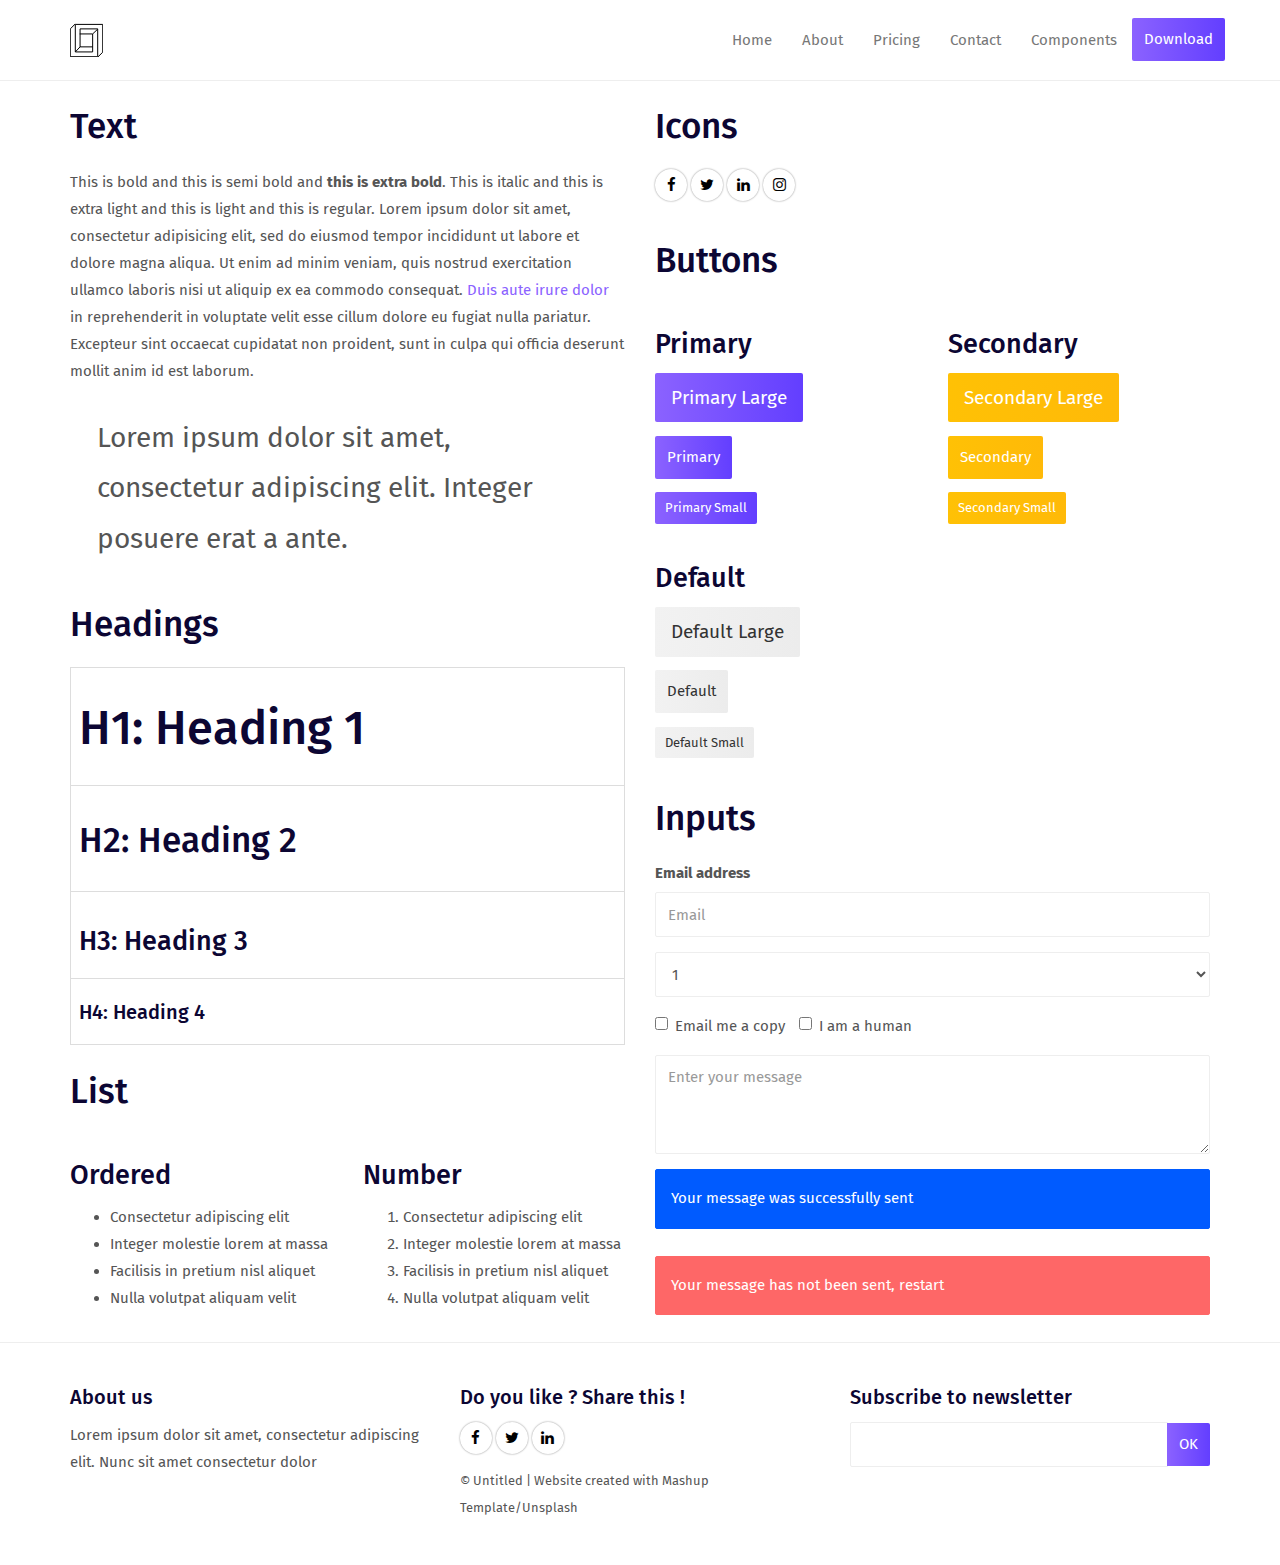
<file: DWP/Apps/home/static/components.html>
<!DOCTYPE html>
<html lang="en">

<head>
  <meta charset="UTF-8">
  <meta content="IE=edge" http-equiv="X-UA-Compatible">
  <meta content="width=device-width,initial-scale=1" name="viewport">
  <meta content="description" name="description">
  <meta name="google" content="notranslate" />
  <meta content="Mashup templates have been developped by Orson.io team" name="author">

  <!-- Disable tap highlight on IE -->
  <meta name="msapplication-tap-highlight" content="no">
  
  <link href="./assets/apple-touch-icon.png" rel="apple-touch-icon">
  <link href="./assets/favicon.ico" rel="icon">

 

  <title>Title page</title>  

<link href="./main.a3f694c0.css" rel="stylesheet"></head>

<body>

 <!-- Add your content of header -->
<header>
  <nav class="navbar  navbar-fixed-top navbar-default">
    <div class="container">
      <div class="navbar-header">
        <button type="button" class="navbar-toggle uarr collapsed" data-toggle="collapse" data-target="#navbar-collapse-uarr">
          <span class="sr-only">Toggle navigation</span>
          <span class="icon-bar"></span>
          <span class="icon-bar"></span>
          <span class="icon-bar"></span>
        </button>
        <a class="navbar-brand" href="./index.html" title="">
          <img src="./assets/images/mashuptemplate.svg" class="navbar-logo-img" alt="">
        </a>
      </div>

      <div class="collapse navbar-collapse" id="navbar-collapse-uarr">
        <ul class="nav navbar-nav navbar-right">
          <li><a href="./index.html" title="" class="active">Home</a></li>
          <li><a href="./about.html" title=""> About</a></li>
          <li><a href="./pricing.html" title=""> Pricing </a></li>
          <li><a href="./contact.html" title="">Contact</a></li>
          <li><a href="./components.html" title="">Components</a></li>
          <li>
            <p>
              <a href="./download.html" class="btn btn-primary navbar-btn" title="">Download</a>
            </p>
          </li>
          
        </ul>
      </div>
    </div>
  </nav>
</header>



<!-- Add your site or app content here -->
<div class="container">
    <div class="row">
      <div class="col-xs-12 col-md-6">

        <div class="template-example">
          <h2 class="template-title-example">Text</h2>
          <p>This is bold and this is semi bold and <b>this is extra bold</b>. This is italic and this is extra light and this is light
          and this is regular. Lorem ipsum dolor sit amet, consectetur adipisicing elit, sed do eiusmod
          tempor incididunt ut labore et dolore magna aliqua. Ut enim ad minim veniam,
          quis nostrud exercitation ullamco laboris nisi ut aliquip ex ea commodo
          consequat. <a href="">Duis aute irure dolor</a> in reprehenderit in voluptate velit esse
          cillum dolore eu fugiat nulla pariatur. Excepteur sint occaecat cupidatat non
          proident, sunt in culpa qui officia deserunt mollit anim id est laborum.

          <blockquote>
            <p>Lorem ipsum dolor sit amet, consectetur adipiscing elit. Integer posuere erat a ante.</p>
          </blockquote>
          
          </p>
        </div>

        <div class="template-example">
          <h2 class="template-title-example">Headings</h2>
          
          <table class="table table-bordered">
            <tr><td><h1>H1: Heading 1</h1></td></tr>
            <tr><td><h2>H2: Heading 2</h2></td></tr>
            <tr><td><h3>H3: Heading 3</h3></td></tr>
            <tr><td><h4>H4: Heading 4</h4></td></tr>
          </table>
          
        </div>

        
        <div class="template-example">
          <h2 class="template-title-example">List</h2>
          <div class="row">
            <div class="col-md-6">
              <h3 class="template-title-example">Ordered</h3>
              <ul>
                <li>Consectetur adipiscing elit</li>
                <li>Integer molestie lorem at massa</li>
                <li>Facilisis in pretium nisl aliquet</li>
                <li>Nulla volutpat aliquam velit</li>
              </ul>
            </div>
            <div class="col-md-6">
              <h3 class="template-title-example">Number</h3>
              <ol>
                <li>Consectetur adipiscing elit</li>
                <li>Integer molestie lorem at massa</li>
                <li>Facilisis in pretium nisl aliquet</li>
                <li>Nulla volutpat aliquam velit</li>
              </ol>
            </div>
          </div>
        </div>
        

        
      </div>

      <div class="col-xs-12 col-md-6">
        <div class="template-example">
          
          <div class="row">
            
            <div class="col-md-6">
                <h2 class="template-title-example">Icons</h2>
                <p>
                    <span class="fa-icon">
                      <i class="fa fa-facebook"></i>
                    </span>
                  
                    <span class="fa-icon">
                      <i class="fa fa-twitter"></i>
                    </span>
                  
                    <span class="fa-icon">
                      <i class="fa fa-linkedin"></i>
                    </span>
                 
                    <span class="fa-icon">
                      <i class="fa fa-instagram"></i>
                    </span>
                  
                </p>
            </div>

          </div>


          


        </div>

        <div class="template-example">
          <h2 class="template-title-example">Buttons</h2>
          <div class="row">
            <div class="col-md-6">
              <h3 class="template-title-example">Primary</h2>
              <div class="row">
                  <div class="col-md-6">
                  <p><a href="" class="btn btn-primary btn-lg">Primary Large</a></p>
                  <p><a href="" class="btn btn-primary">Primary </a></p>
                  <p><a href="" class="btn btn-primary btn-sm">Primary Small</a></p>
                </div>
              </div>

              <h3 class="template-title-example">Default</h2>
              <div class="row">
                  <div class="col-md-6">
                  <p><a href="" class="btn btn-default btn-lg">Default Large</a></p>
                  <p><a href="" class="btn btn-default">Default </a></p>
                  <p><a href="" class="btn btn-default btn-sm">Default Small</a></p>
                </div>
              </div>

            </div>

            <div class="col-md-6">
              <h3 class="template-title-example">Secondary</h2>
              <div class="row">
                  <div class="col-md-6">
                  <p><a href="" class="btn btn-info btn-lg">Secondary Large</a></p>
                  <p><a href="" class="btn btn-info">Secondary </a></p>
                  <p><a href="" class="btn btn-info btn-sm">Secondary Small</a></p>
                </div>
              </div>
            </div>
          </div>
        </div>
        
        <div class="template-example">
          <h2 class="template-title-example">Inputs</h2>

            <div class="form-group">
              <label for="exampleInputEmail1">Email address</label>
              <input type="email" class="form-control" id="exampleInputEmail1" placeholder="Email">
            </div>

            <div class="form-group">
              <select class="form-control">
                <option>1</option>
                <option>2</option>
                <option>3</option>
                <option>4</option>
                <option>5</option>
              </select>
            </div>

            <div class="form-group">
              <label class="checkbox-inline">
                <input 
                type="checkbox" id="inlineCheckbox1" value="option1"> Email me a copy
              </label>
              <label class="checkbox-inline">
                <input type="checkbox" id="inlineCheckbox2" value="option2"> I am a human
              </label>
            </div>

            <div class="form-group">
              <textarea class="form-control" rows="3" placeholder="Enter your message"></textarea>
            </div>
            
            <div class="alert alert-success" role="alert">Your message was successfully sent</div>
            <div class="alert alert-danger" role="alert">Your message has not been sent, restart</div>
        </div>




      </div>
    </div>
</div>
<footer>
    <div class="section-container footer-container">
        <div class="container">
            <div class="row">
                    <div class="col-md-4">
                        <h4>About us</h4>
                        <p>Lorem ipsum dolor sit amet, consectetur adipiscing elit. Nunc sit amet consectetur dolor</p>
                    </div>

                    <div class="col-md-4">
                        <h4>Do you like ? Share this !</h4>
                        <p>
                            <a href="https://facebook.com/" class="social-round-icon white-round-icon fa-icon" title="">
                            <i class="fa fa-facebook" aria-hidden="true"></i>
                          </a>
                          <a href="https://twitter.com/" class="social-round-icon white-round-icon fa-icon" title="">
                            <i class="fa fa-twitter" aria-hidden="true"></i>
                          </a>
                          <a href="https://www.linkedin.com/" class="social-round-icon white-round-icon fa-icon" title="">
                            <i class="fa fa-linkedin" aria-hidden="true"></i>
                          </a>
                        </p>
                        <p><small>© Untitled | Website created with <a href="http://www.mashup-template.com/" class="link-like-text" title="Create website with free html template">Mashup Template</a>/<a href="http://www.unsplash.com/" class="link-like-text" title="Beautiful Free Images">Unsplash</a></small></p>    
                    </div>

                    <div class="col-md-4">
                        <h4>Subscribe to newsletter</h4>
                        
                        <div class="form-group">
                            <div class="input-group">
                                <input type="text" class="form-control footer-input-text">
                                <div class="input-group-btn">
                                    <button type="button" class="btn btn-primary btn-newsletter ">OK</button>
                                </div>
                            </div>
                        </div>


                    </div>
            </div>
        </div>
    </div>
</footer>

<script>
  document.addEventListener("DOMContentLoaded", function (event) {
    navActivePage();
  });
</script>

<!-- Google Analytics: change UA-XXXXX-X to be your site's ID 

<script>
  (function (i, s, o, g, r, a, m) {
    i['GoogleAnalyticsObject'] = r; i[r] = i[r] || function () {
      (i[r].q = i[r].q || []).push(arguments)
    }, i[r].l = 1 * new Date(); a = s.createElement(o),
      m = s.getElementsByTagName(o)[0]; a.async = 1; a.src = g; m.parentNode.insertBefore(a, m)
  })(window, document, 'script', '//www.google-analytics.com/analytics.js', 'ga');
  ga('create', 'UA-XXXXX-X', 'auto');
  ga('send', 'pageview');
</script>

--> 
<script type="text/javascript" src="./main.41beeca9.js"></script></body>

</html>
</file>
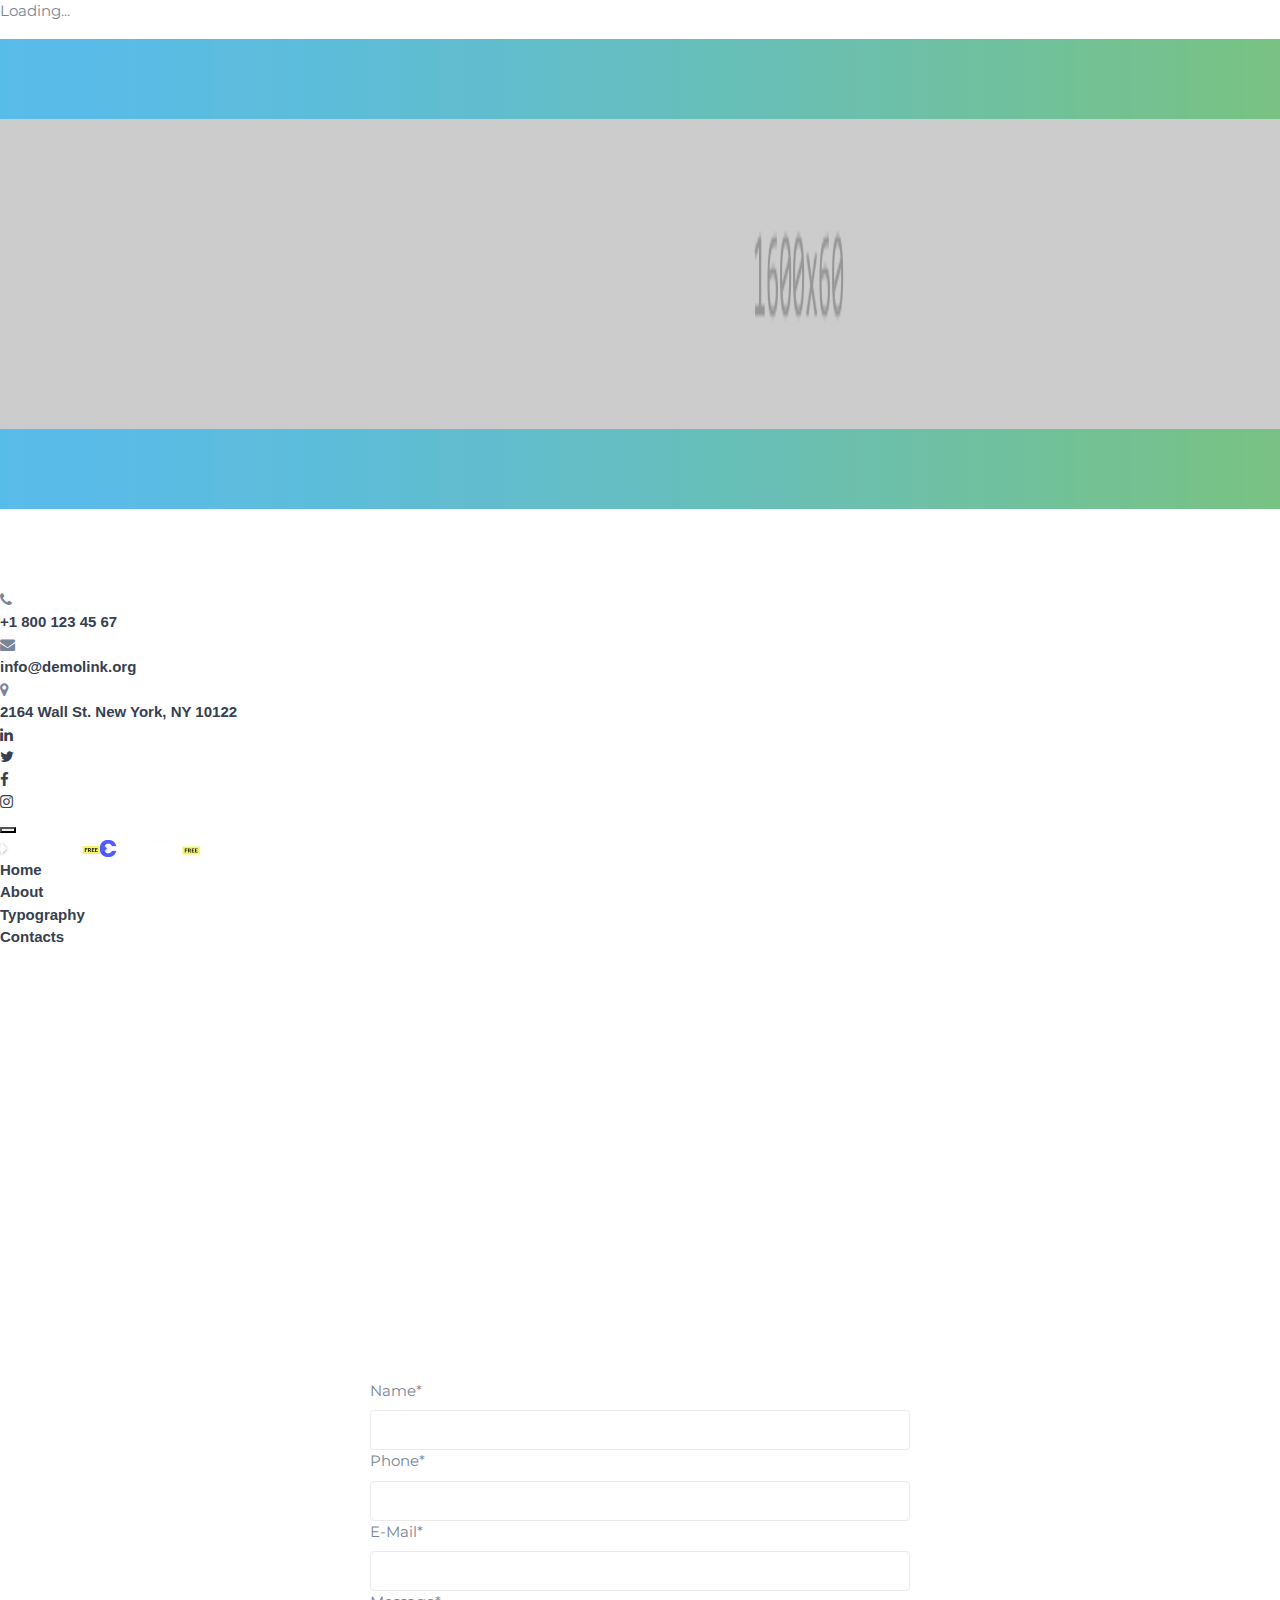
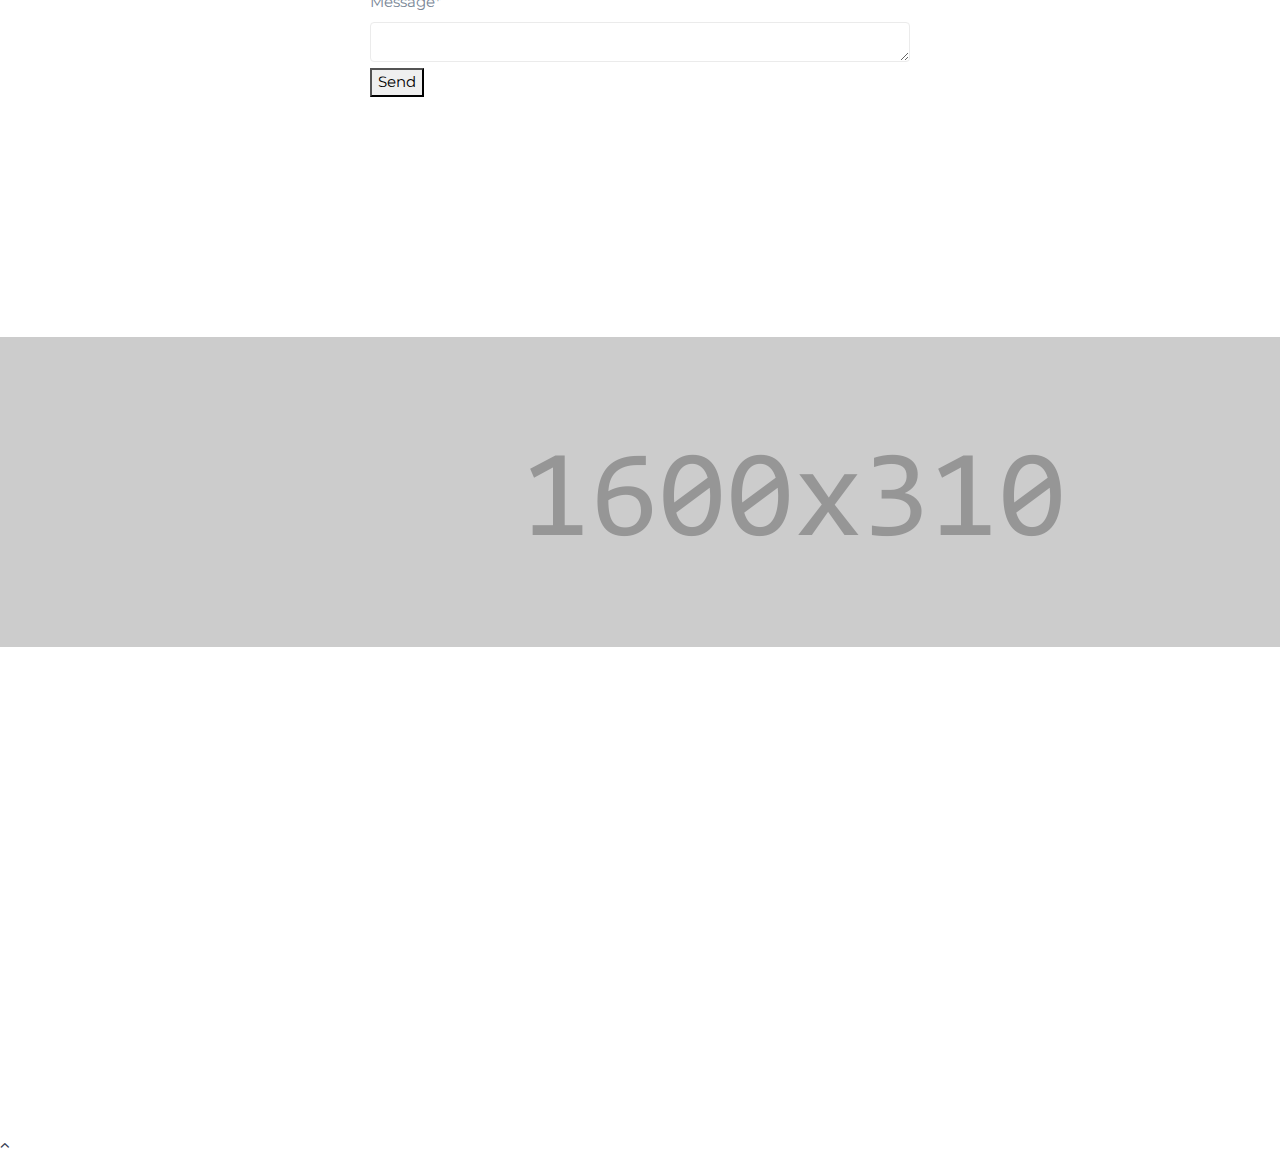
<file: DWP/Apps/home/static/contacts.html>
<!DOCTYPE html>
<html class="wide wow-animation" lang="en">
  <head>
    <title>Contacts</title>
    <meta charset="utf-8">
    <meta name="viewport" content="width=device-width, height=device-height, initial-scale=1.0">
    <meta http-equiv="X-UA-Compatible" content="IE=edge">
    <link rel="icon" href="images/favicon.ico" type="image/x-icon">
    <link rel="stylesheet" type="text/css" href="//fonts.googleapis.com/css?family=Montserrat:300,400,700%7CPoppins:300,400,500,700,900">
    <link rel="stylesheet" href="css/bootstrap.css">
    <link rel="stylesheet" href="css/fonts.css">
    <link rel="stylesheet" href="css/style.css">
    <style>.ie-panel{display: none;background: #212121;padding: 10px 0;box-shadow: 3px 3px 5px 0 rgba(0,0,0,.3);clear: both;text-align:center;position: relative;z-index: 1;} html.ie-10 .ie-panel, html.lt-ie-10 .ie-panel {display: block;}</style>
  </head>
  <body>
    <div class="ie-panel"><a href="http://windows.microsoft.com/en-US/internet-explorer/"><img src="images/ie8-panel/warning_bar_0000_us.jpg" height="42" width="820" alt="You are using an outdated browser. For a faster, safer browsing experience, upgrade for free today."></a></div>
    <div class="preloader">
      <div class="preloader-body">
        <div class="cssload-container">
          <div class="cssload-speeding-wheel"></div>
        </div>
        <p>Loading...</p>
      </div>
    </div><a class="section section-banner d-none d-xl-block" href="https://www.templatemonster.com/intense-multipurpose-html-template.html" target="_blank" style="background-image: url(images/background-02-1920x60.jpg); background-image: -webkit-image-set( url(images/background-02-1920x60.jpg) 1x, url(images/background-02-3840x120.jpg) 2x )"><img src="images/foreground-02-1600x60.png" srcset="images/foreground-02-1600x60.png 1x, images/foreground-02-3200x120.png 2x" alt="" width="1600" height="310"></a>
    <div class="page">
      <header class="section page-header">
        <!--RD Navbar-->
        <div class="rd-navbar-wrap">
          <nav class="rd-navbar rd-navbar-classic" data-layout="rd-navbar-fixed" data-sm-layout="rd-navbar-fixed" data-md-layout="rd-navbar-fixed" data-md-device-layout="rd-navbar-fixed" data-lg-layout="rd-navbar-static" data-lg-device-layout="rd-navbar-static" data-xl-layout="rd-navbar-static" data-xl-device-layout="rd-navbar-static" data-lg-stick-up-offset="46px" data-xl-stick-up-offset="46px" data-xxl-stick-up-offset="46px" data-lg-stick-up="true" data-xl-stick-up="true" data-xxl-stick-up="true">
            <div class="rd-navbar-collapse-toggle rd-navbar-fixed-element-1" data-rd-navbar-toggle=".rd-navbar-collapse"><span></span></div>
            <div class="rd-navbar-aside-outer rd-navbar-collapse bg-gray-dark">
              <div class="rd-navbar-aside">
                <ul class="list-inline navbar-contact-list">
                  <li>
                    <div class="unit unit-spacing-xs align-items-center">
                      <div class="unit-left"><span class="icon text-middle fa-phone"></span></div>
                      <div class="unit-body"><a href="tel:#">+1 800 123 45 67</a></div>
                    </div>
                  </li>
                  <li>
                    <div class="unit unit-spacing-xs align-items-center">
                      <div class="unit-left"><span class="icon text-middle fa-envelope"></span></div>
                      <div class="unit-body"><a href="mailto:#">info@demolink.org</a></div>
                    </div>
                  </li>
                  <li>
                    <div class="unit unit-spacing-xs align-items-center">
                      <div class="unit-left"><span class="icon text-middle fa-map-marker"></span></div>
                      <div class="unit-body"><a href="#">2164 Wall St. New York, NY 10122</a></div>
                    </div>
                  </li>
                </ul>
                <ul class="social-links">
                  <li><a class="icon icon-sm icon-circle icon-circle-md icon-bg-white fa-linkedin" href="#"></a></li>
                  <li><a class="icon icon-sm icon-circle icon-circle-md icon-bg-white fa-twitter" href="#"></a></li>
                  <li><a class="icon icon-sm icon-circle icon-circle-md icon-bg-white fa-facebook" href="#"></a></li>
                  <li><a class="icon icon-sm icon-circle icon-circle-md icon-bg-white fa-instagram" href="#"></a></li>
                </ul>
              </div>
            </div>
            <div class="rd-navbar-main-outer">
              <div class="rd-navbar-main">
                <!--RD Navbar Panel-->
                <div class="rd-navbar-panel">
                  <!--RD Navbar Toggle-->
                  <button class="rd-navbar-toggle" data-rd-navbar-toggle=".rd-navbar-nav-wrap"><span></span></button>
                  <!--RD Navbar Brand-->
                  <div class="rd-navbar-brand">
                    <!--Brand--><a class="brand" href="index.html"><img class="brand-logo-dark" src="images/logo-default-200x34.png" alt="" width="100" height="17"/><img class="brand-logo-light" src="images/logo-inverse-200x34.png" alt="" width="100" height="17"/></a>
                  </div>
                </div>
                <div class="rd-navbar-main-element">
                  <div class="rd-navbar-nav-wrap">
                    <ul class="rd-navbar-nav">
                      <li class="rd-nav-item"><a class="rd-nav-link" href="index.html">Home</a>
                      </li>
                      <li class="rd-nav-item"><a class="rd-nav-link" href="about.html">About</a>
                      </li>
                      <li class="rd-nav-item"><a class="rd-nav-link" href="typography.html">Typography</a>
                      </li>
                      <li class="rd-nav-item active"><a class="rd-nav-link" href="contacts.html">Contacts</a>
                      </li>
                    </ul>
                  </div>
                </div>
              </div>
            </div>
          </nav>
        </div>
      </header>
      <section class="section section-intro context-dark">
        <div class="intro-bg" style="background: url(images/intro-bg-1.jpg) no-repeat;background-size:cover;background-position: top center;"></div>
        <div class="container">
          <div class="row justify-content-center">
            <div class="col-xl-8 text-center">
              <h1 class="font-weight-bold wow fadeInLeft">Contacts</h1>
              <p class="intro-description wow fadeInRight">Ut enim ad minim laboris nisi ut aliquip ex ea commodo consequat.</p>
            </div>
          </div>
        </div>
      </section>
      <!--Mailform-->
      <section class="section section-md">
        <div class="container">
          <!--RD Mailform-->
          <div class="row justify-content-center">
            <div class="col-xl-6 col-md-8 col-12">
              <form class="rd-mailform text-left" data-form-output="form-output-global" data-form-type="contact" method="post" action="bat/rd-mailform.php">
                <div class="form-wrap">
                  <label class="form-label" for="contact-name">Name<span class="req-symbol">*</span></label>
                  <input class="form-input" id="contact-name" type="text" name="name" data-constraints="@Required">
                </div>
                <div class="form-wrap">
                  <label class="form-label" for="contact-phone">Phone<span class="req-symbol">*</span></label>
                  <input class="form-input" id="contact-phone" type="text" name="phone" data-constraints="@Required @PhoneNumber">
                </div>
                <div class="form-wrap">
                  <label class="form-label" for="contact-email">E-Mail<span class="req-symbol">*</span></label>
                  <input class="form-input" id="contact-email" type="email" name="email" data-constraints="@Required @Email">
                </div>
                <div class="form-wrap">
                  <label class="form-label label-textarea" for="contact-message">Message<span class="req-symbol">*</span></label>
                  <textarea class="form-input" id="contact-message" name="message" data-constraints="@Required"></textarea>
                </div>
                <!--Google captcha-->
                <div class="form-wrap text-left form-validation-left">
                  <div class="recaptcha" id="captcha1" data-sitekey="6LfZlSETAAAAAC5VW4R4tQP8Am_to4bM3dddxkEt"></div>
                </div>
                <div class="form-button group-sm text-center text-lg-left">
                  <button class="button button-primary" type="submit">Send</button>
                </div>
              </form>
            </div>
          </div>
        </div>
      </section>
      <!--Google Map-->
      <section class="section">
        <!--Please, add the data attribute data-key="YOUR_API_KEY" in order to insert your own API key for the Google map.-->
        <!--Please note that YOUR_API_KEY should replaced with your key.-->
        <!--Example: <div class="google-map-container" data-key="YOUR_API_KEY">-->
        <div class="google-map-container contacts-map" data-center="9870 St Vincent Place, Glasgow, DC 45 Fr 45." data-zoom="5" data-icon="images/gmap_marker.png" data-icon-active="images/gmap_marker_active.png" data-styles="[{&quot;featureType&quot;:&quot;landscape&quot;,&quot;stylers&quot;:[{&quot;saturation&quot;:-100},{&quot;lightness&quot;:60}]},{&quot;featureType&quot;:&quot;road.local&quot;,&quot;stylers&quot;:[{&quot;saturation&quot;:-100},{&quot;lightness&quot;:40},{&quot;visibility&quot;:&quot;on&quot;}]},{&quot;featureType&quot;:&quot;transit&quot;,&quot;stylers&quot;:[{&quot;saturation&quot;:-100},{&quot;visibility&quot;:&quot;simplified&quot;}]},{&quot;featureType&quot;:&quot;administrative.province&quot;,&quot;stylers&quot;:[{&quot;visibility&quot;:&quot;off&quot;}]},{&quot;featureType&quot;:&quot;water&quot;,&quot;stylers&quot;:[{&quot;visibility&quot;:&quot;on&quot;},{&quot;lightness&quot;:30}]},{&quot;featureType&quot;:&quot;road.highway&quot;,&quot;elementType&quot;:&quot;geometry.fill&quot;,&quot;stylers&quot;:[{&quot;color&quot;:&quot;#ef8c25&quot;},{&quot;lightness&quot;:40}]},{&quot;featureType&quot;:&quot;road.highway&quot;,&quot;elementType&quot;:&quot;geometry.stroke&quot;,&quot;stylers&quot;:[{&quot;visibility&quot;:&quot;off&quot;}]},{&quot;featureType&quot;:&quot;poi.park&quot;,&quot;elementType&quot;:&quot;geometry.fill&quot;,&quot;stylers&quot;:[{&quot;color&quot;:&quot;#b6c54c&quot;},{&quot;lightness&quot;:40},{&quot;saturation&quot;:-40}]},{}]">
          <div class="google-map"></div>
          <ul class="google-map-markers">
            <li data-location="9870 St Vincent Place, Glasgow, DC 45 Fr 45." data-description="9870 St Vincent Place, Glasgow"></li>
          </ul>
        </div>
      </section><a class="section section-banner" href="https://www.templatemonster.com/intense-multipurpose-html-template.html" target="_blank" style="background-image: url(images/background-01-1920x310.jpg); background-image: -webkit-image-set( url(images/background-01-1920x310.jpg) 1x, url(images/background-01-3840x620.jpg) 2x )"><img src="images/foreground-01-1600x310.png" srcset="images/foreground-01-1600x310.png 1x, images/foreground-01-3200x620.png 2x" alt="" width="1600" height="310"></a>
      <footer class="section footer-classic section-sm">
        <div class="container">
          <div class="row row-30">
            <div class="col-lg-3 wow fadeInLeft">
              <!--Brand--><a class="brand" href="index.html"><img class="brand-logo-dark" src="images/logo-default-200x34.png" alt="" width="100" height="17"/><img class="brand-logo-light" src="images/logo-inverse-200x34.png" alt="" width="100" height="17"/></a>
              <p class="footer-classic-description offset-top-0 offset-right-25">СonsultBiz provides a full range of business consulting & advisory services to small, medium, and international companies worldwide. We use innovations and experience to drive your success.</p>
            </div>
            <div class="col-lg-3 col-sm-8 wow fadeInUp">
              <P class="footer-classic-title">contact info</P>
              <div class="d-block offset-top-0">2164 Wall St, New York<span class="d-lg-block">NY 10122, USA</span></div><a class="d-inline-block accent-link" href="mailto:#">info@demolink.org</a><a class="d-inline-block" href="tel:#">+1 800 123 45 67</a>
              <ul>
                <li>Mon-Thu:<span class="d-inline-block offset-left-10 text-white">9:30 AM - 9:00 PM</span></li>
                <li>Fri:<span class="d-inline-block offset-left-10 text-white">10:00 AM - 9:00 PM</span></li>
                <li>Sat:<span class="d-inline-block offset-left-10 text-white">10:00 AM - 3:00 PM</span></li>
              </ul>
            </div>
            <div class="col-lg-2 col-sm-4 wow fadeInUp" data-wow-delay=".3s">
              <P class="footer-classic-title">Quick Links</P>
              <ul class="footer-classic-nav-list">
                <li><a href="index.html">Home</a></li>
                <li><a href="about.html">About us</a></li>
                <li><a href="#">Services</a></li>
                <li><a href="#">Blog</a></li>
                <li><a href="contacts.html">Contacts</a></li>
              </ul>
            </div>
            <div class="col-lg-4 wow fadeInLeft" data-wow-delay=".2s">
              <P class="footer-classic-title">newsletter</P>
              <form class="rd-mailform text-left footer-classic-subscribe-form" data-form-output="form-output-global" data-form-type="contact" method="post" action="bat/rd-mailform.php">
                <div class="form-wrap">
                  <label class="form-label" for="subscribe-email">Your Email Address</label>
                  <input class="form-input" id="subscribe-email" type="email" name="email" data-constraints="@Email @Required">
                </div>
                <div class="form-button group-sm text-center text-lg-left">
                  <button class="button button-primary button-circle" type="submit">sign up</button>
                </div>
              </form>
              <p>Be the first to find out about our latest news, updates, and special offers.</p>
            </div>
          </div>
        </div>
        <div class="container wow fadeInUp" data-wow-delay=".4s">
          <div class="footer-classic-aside">
            <p class="rights"><span>&copy;&nbsp;</span><span class="copyright-year"></span>. All Rights Reserved. Design by <a href="https://www.templatemonster.com">TemplateMonster</a></p>
            <ul class="social-links">
              <li><a class="fa fa-linkedin" href="#"></a></li>
              <li><a class="fa fa fa-twitter" href="#"></a></li>
              <li><a class="fa fa-facebook" href="#"></a></li>
              <li><a class="fa fa-instagram" href="#"></a></li>
            </ul>
          </div>
        </div>
      </footer>
    </div>
    <div class="snackbars" id="form-output-global"></div>
    <script src="js/core.min.js"></script>
    <script src="js/script.js"></script>
  </body>
</html>
</file>
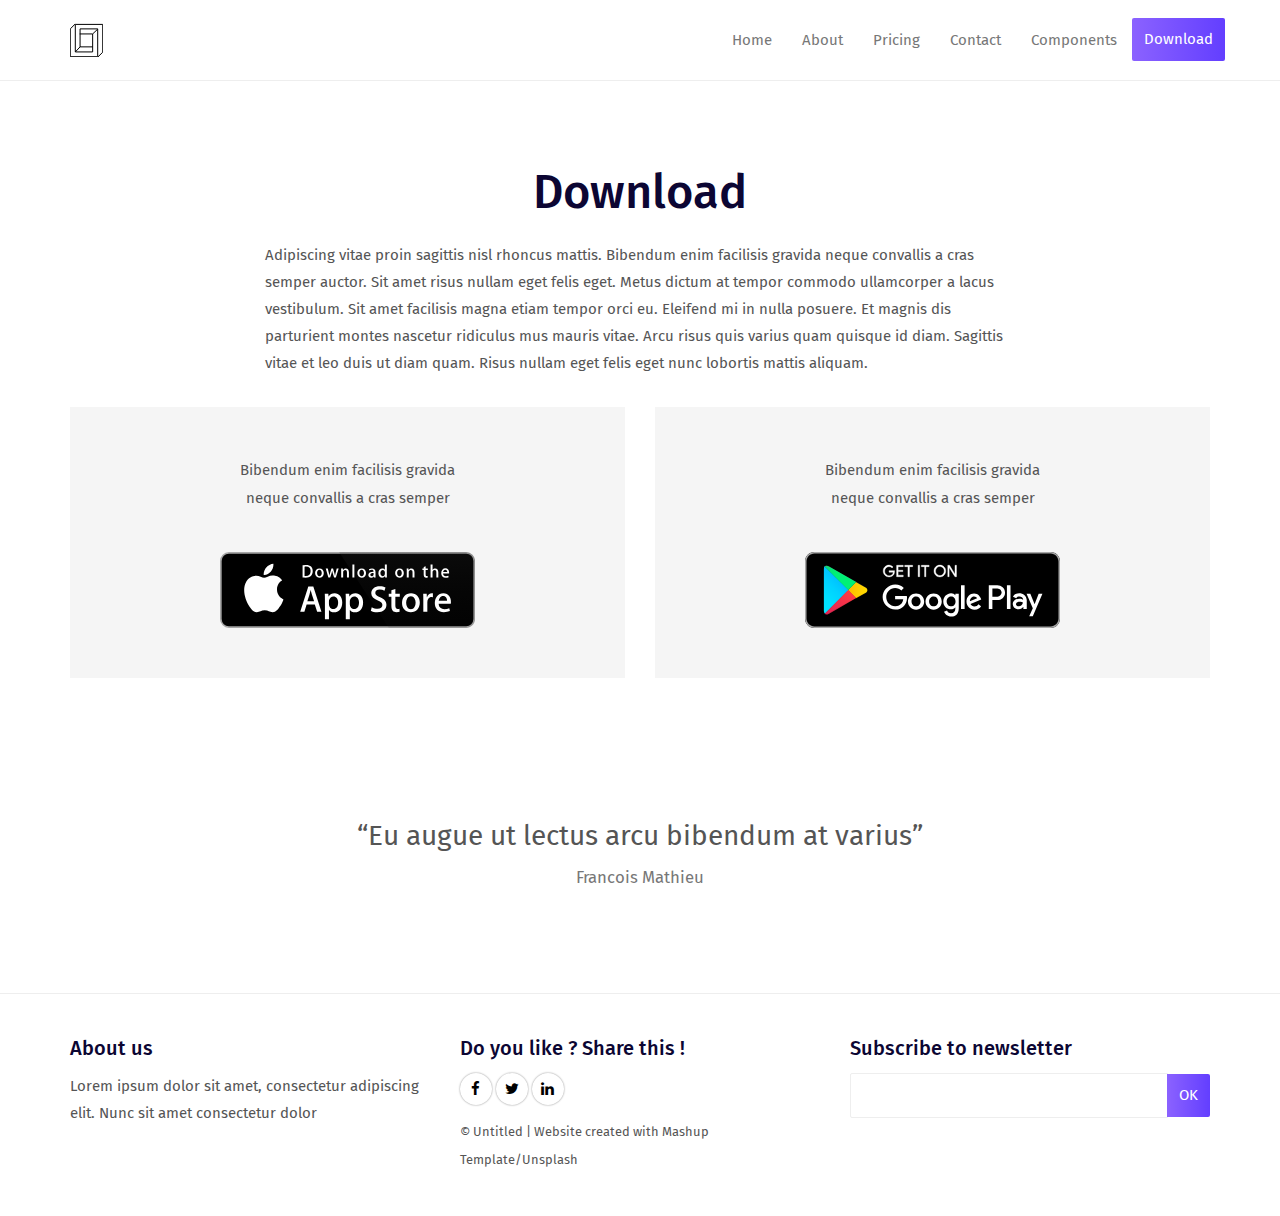
<file: DWP/Apps/home/static/download.html>
<!DOCTYPE html>
<html lang="en">

<head>
  <meta charset="UTF-8">
  <meta content="IE=edge" http-equiv="X-UA-Compatible">
  <meta content="width=device-width,initial-scale=1" name="viewport">
  <meta content="description" name="description">
  <meta name="google" content="notranslate" />
  <meta content="Mashup templates have been developped by Orson.io team" name="author">

  <!-- Disable tap highlight on IE -->
  <meta name="msapplication-tap-highlight" content="no">
  
  <link href="./assets/apple-touch-icon.png" rel="apple-touch-icon">
  <link href="./assets/favicon.ico" rel="icon">

 

  <title>Title page</title>  

<link href="./main.a3f694c0.css" rel="stylesheet"></head>

<body>

 <!-- Add your content of header -->
<header>
  <nav class="navbar  navbar-fixed-top navbar-default">
    <div class="container">
      <div class="navbar-header">
        <button type="button" class="navbar-toggle uarr collapsed" data-toggle="collapse" data-target="#navbar-collapse-uarr">
          <span class="sr-only">Toggle navigation</span>
          <span class="icon-bar"></span>
          <span class="icon-bar"></span>
          <span class="icon-bar"></span>
        </button>
        <a class="navbar-brand" href="./index.html" title="">
          <img src="./assets/images/mashuptemplate.svg" class="navbar-logo-img" alt="">
        </a>
      </div>

      <div class="collapse navbar-collapse" id="navbar-collapse-uarr">
        <ul class="nav navbar-nav navbar-right">
          <li><a href="./index.html" title="" class="active">Home</a></li>
          <li><a href="./about.html" title=""> About</a></li>
          <li><a href="./pricing.html" title=""> Pricing </a></li>
          <li><a href="./contact.html" title="">Contact</a></li>
          <li><a href="./components.html" title="">Components</a></li>
          <li>
            <p>
              <a href="./download.html" class="btn btn-primary navbar-btn" title="">Download</a>
            </p>
          </li>
          
        </ul>
      </div>
    </div>
  </nav>
</header>




<div class="section-container">
    <div class="container">
    
        <div class="row">
            <div class="col-xs-12 col-md-8 col-md-offset-2">
                <div class="section-container-spacer">
                    <div class="text-center">
                        <h1>Download</h1>
                    </div>
                    <p>Adipiscing vitae proin sagittis nisl rhoncus mattis. Bibendum enim facilisis gravida neque convallis
                        a cras semper auctor. Sit amet risus nullam eget felis eget. Metus dictum at tempor commodo ullamcorper
                        a lacus vestibulum. Sit amet facilisis magna etiam tempor orci eu. Eleifend mi in nulla posuere.
                        Et magnis dis parturient montes nascetur ridiculus mus mauris vitae. Arcu risus quis varius quam
                        quisque id diam. Sagittis vitae et leo duis ut diam quam. Risus nullam eget felis eget nunc lobortis
                        mattis aliquam.
                    </p>
                </div>
            </div>
        </div>

        <div class="row">
            <div class="col-md-6 ">
                <div class="download-card ">
                    <p>Bibendum enim facilisis gravida <br>neque convallis a cras semper </p>
                    <br>
                    <a href="https://itunes.apple.com/fr/genre/mac/" title=""> <img src="./assets/images/app-store-apple.svg" class="img-responsive" alt=""></a>
                </div>
            </div>
            <div class="col-md-6 ">
                <div class="download-card">
                    <p>Bibendum enim facilisis gravida <br>neque convallis a cras semper </p>
                    <br>
                    <a href="https://play.google.com/store/apps" title=""> <img src="./assets/images/google-play.svg" class="img-responsive" alt=""></a>
                </div>
                    
            </div>
        </div>
    </div>
</div>           


<div class="section-container">
    <div class="container">
        <div class="row">
            <div class="col-xs-12">

                <div class="text-center">
                    <blockquote>
                        <p>“Eu augue ut lectus arcu bibendum at varius”
                            <small class="">Francois Mathieu</small>
                        </p>
                    </blockquote>
                </div>

                

</div>
        </div>
    </div>
</div>





<footer>
    <div class="section-container footer-container">
        <div class="container">
            <div class="row">
                    <div class="col-md-4">
                        <h4>About us</h4>
                        <p>Lorem ipsum dolor sit amet, consectetur adipiscing elit. Nunc sit amet consectetur dolor</p>
                    </div>

                    <div class="col-md-4">
                        <h4>Do you like ? Share this !</h4>
                        <p>
                            <a href="https://facebook.com/" class="social-round-icon white-round-icon fa-icon" title="">
                            <i class="fa fa-facebook" aria-hidden="true"></i>
                          </a>
                          <a href="https://twitter.com/" class="social-round-icon white-round-icon fa-icon" title="">
                            <i class="fa fa-twitter" aria-hidden="true"></i>
                          </a>
                          <a href="https://www.linkedin.com/" class="social-round-icon white-round-icon fa-icon" title="">
                            <i class="fa fa-linkedin" aria-hidden="true"></i>
                          </a>
                        </p>
                        <p><small>© Untitled | Website created with <a href="http://www.mashup-template.com/" class="link-like-text" title="Create website with free html template">Mashup Template</a>/<a href="http://www.unsplash.com/" class="link-like-text" title="Beautiful Free Images">Unsplash</a></small></p>    
                    </div>

                    <div class="col-md-4">
                        <h4>Subscribe to newsletter</h4>
                        
                        <div class="form-group">
                            <div class="input-group">
                                <input type="text" class="form-control footer-input-text">
                                <div class="input-group-btn">
                                    <button type="button" class="btn btn-primary btn-newsletter ">OK</button>
                                </div>
                            </div>
                        </div>


                    </div>
            </div>
        </div>
    </div>
</footer>

<script>
  document.addEventListener("DOMContentLoaded", function (event) {
    navActivePage();
  });
</script>

<!-- Google Analytics: change UA-XXXXX-X to be your site's ID 

<script>
  (function (i, s, o, g, r, a, m) {
    i['GoogleAnalyticsObject'] = r; i[r] = i[r] || function () {
      (i[r].q = i[r].q || []).push(arguments)
    }, i[r].l = 1 * new Date(); a = s.createElement(o),
      m = s.getElementsByTagName(o)[0]; a.async = 1; a.src = g; m.parentNode.insertBefore(a, m)
  })(window, document, 'script', '//www.google-analytics.com/analytics.js', 'ga');
  ga('create', 'UA-XXXXX-X', 'auto');
  ga('send', 'pageview');
</script>

--> 
<script type="text/javascript" src="./main.41beeca9.js"></script></body>

</html>
</file>
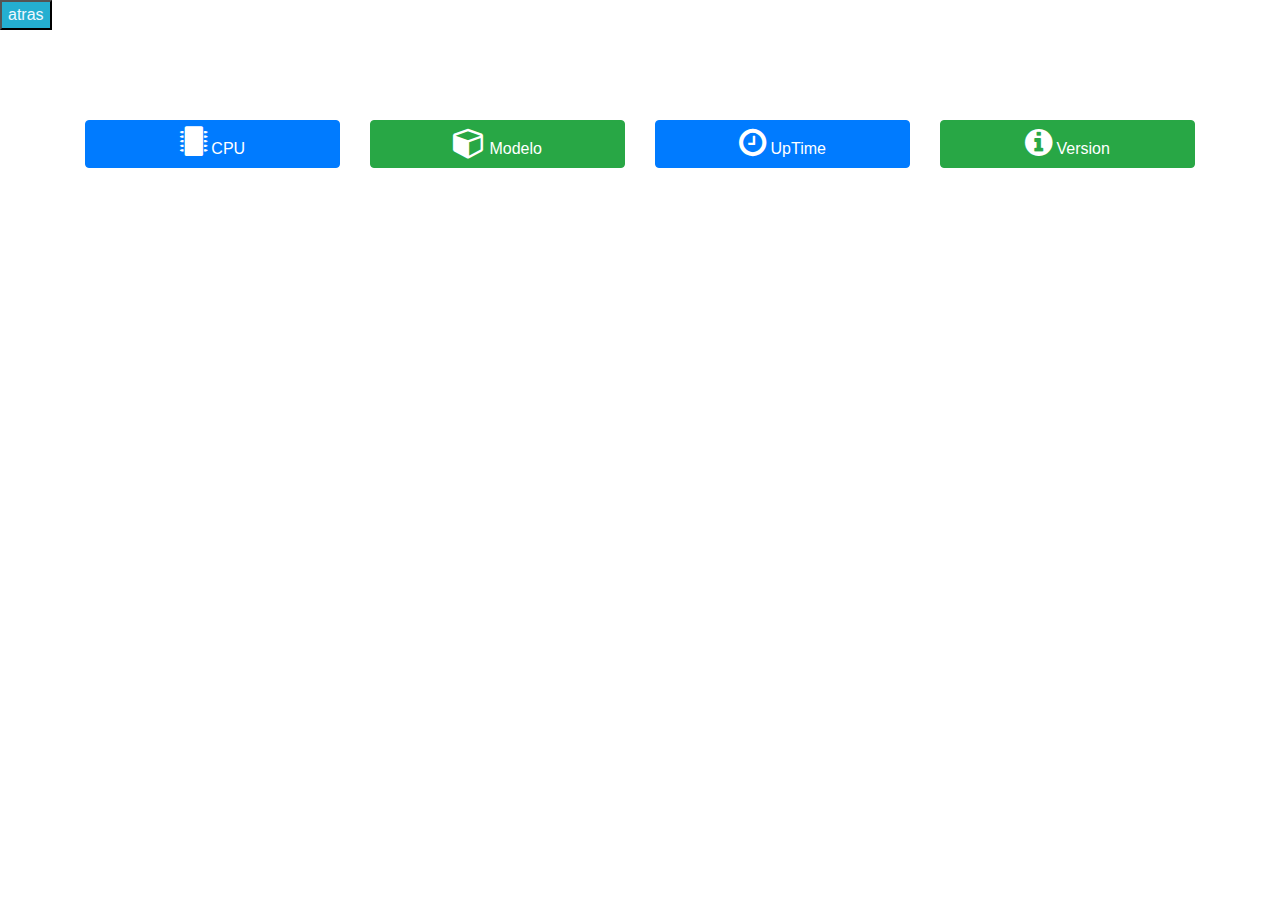
<file: DWP/Apps/home/static/netwatch.html>
<!DOCTYPE html>
<html lang="en">
<head>
	<meta charset="UTF-8">
	<title id="Title">Informacion</title>
  <meta name="viewport" content="width=device-width, initial-scale=1.0">
	<link rel="stylesheet" href="css/bootstrap.min.css">
	<link rel="stylesheet" href="css/font-awesome.min.css">
</head>
<body>

	<button style="background-color: rgb(36, 175, 209);color: aliceblue;" type="button" onclick="location.href = 'http://localhost:8000/home/login/'" >atras</button>

	<div class="container" style="margin-top:90px;"> 
		<div class="row">
			<div class="col-12 col-lg-3">
				<button class="btn btn-primary btn-block">
				<i class="fa fa-microchip fa-2x"></i> CPU <br>
				<span id="cpuTxt"></span>
				</button>
			</div>
			<div class="col-12 col-lg-3">
				<button class="btn btn-success btn-block">
				<i class="fa fa-cube fa-2x"></i> Modelo <br>
				<span id="modelTxt"></span>
				</button>
			</div>
			<div class="col-12 col-lg-3">
				<button class="btn btn-primary btn-block">
				<i class="fa fa-clock-o fa-2x"></i> UpTime <br>
				<span id="uptimeTxt"></span>
				</button>
			</div>
			<div class="col-12 col-lg-3">
				<button class="btn btn-success btn-block">
				<i class="fa fa-info-circle fa-2x"></i> Version <br>
				<span id="versionTxt"></span>
				</button>
			</div>
		</div>
<br><br>
	


</body>

<script src="js/jquery-3.2.1.min.js"></script>
<script src="js/bootstrap.bundle.min.js"></script>
<script src="js/datatable.core.js"></script>
<script src="js/datatable.bootstrap.js"></script>
<script>
	$(function(){
		$("#estadoTxt").html('Conectando...');
		$.ajax({
			url:'php/infoDashboard.php',
			dataType:'json',
			success:function(data){
				console.log(data);
				if(data.estado==0){
					//$("#estadoTxt").html('No se pudo conectar');
					alert('Error al conectar con Routerboard');

				} else {
					//$("#estadoTxt").html('Conectado');
					console.log('Conexion exitosa!');
					$("#modelTxt").html(data.boardname);
					$("#uptimeTxt").html(data.uptime);
					$("#cpuTxt").html(data.cpuload+'%');
					$("#versionTxt").html(data.version);
				}
			}
		});



	  /* $("#tabla").DataTable().destroy();
      $("#tableQueue").empty(); */
      
    $.ajax({
      url:'php/readNetwatch.php',
      dataType:'json',
      success:function(data){
        console.log(data);
        if(data.estado==0){
          alert('no conectado');
        } else {
          
          
          for (var i = 0; i < data.c; i++) {
			$("#tableQueue").append('<tr><td>'+data.id[i]+'</td><td>'+data.name[i]+'</td><td>'+data.ip[i]+'</td><td>'+data.up[i]+'K </td></tr>');
          }

          $("#tabla").dataTable({"order": [[ 1, "asc" ]]});
        }
      }
    });
	});
</script>
</html>
</file>
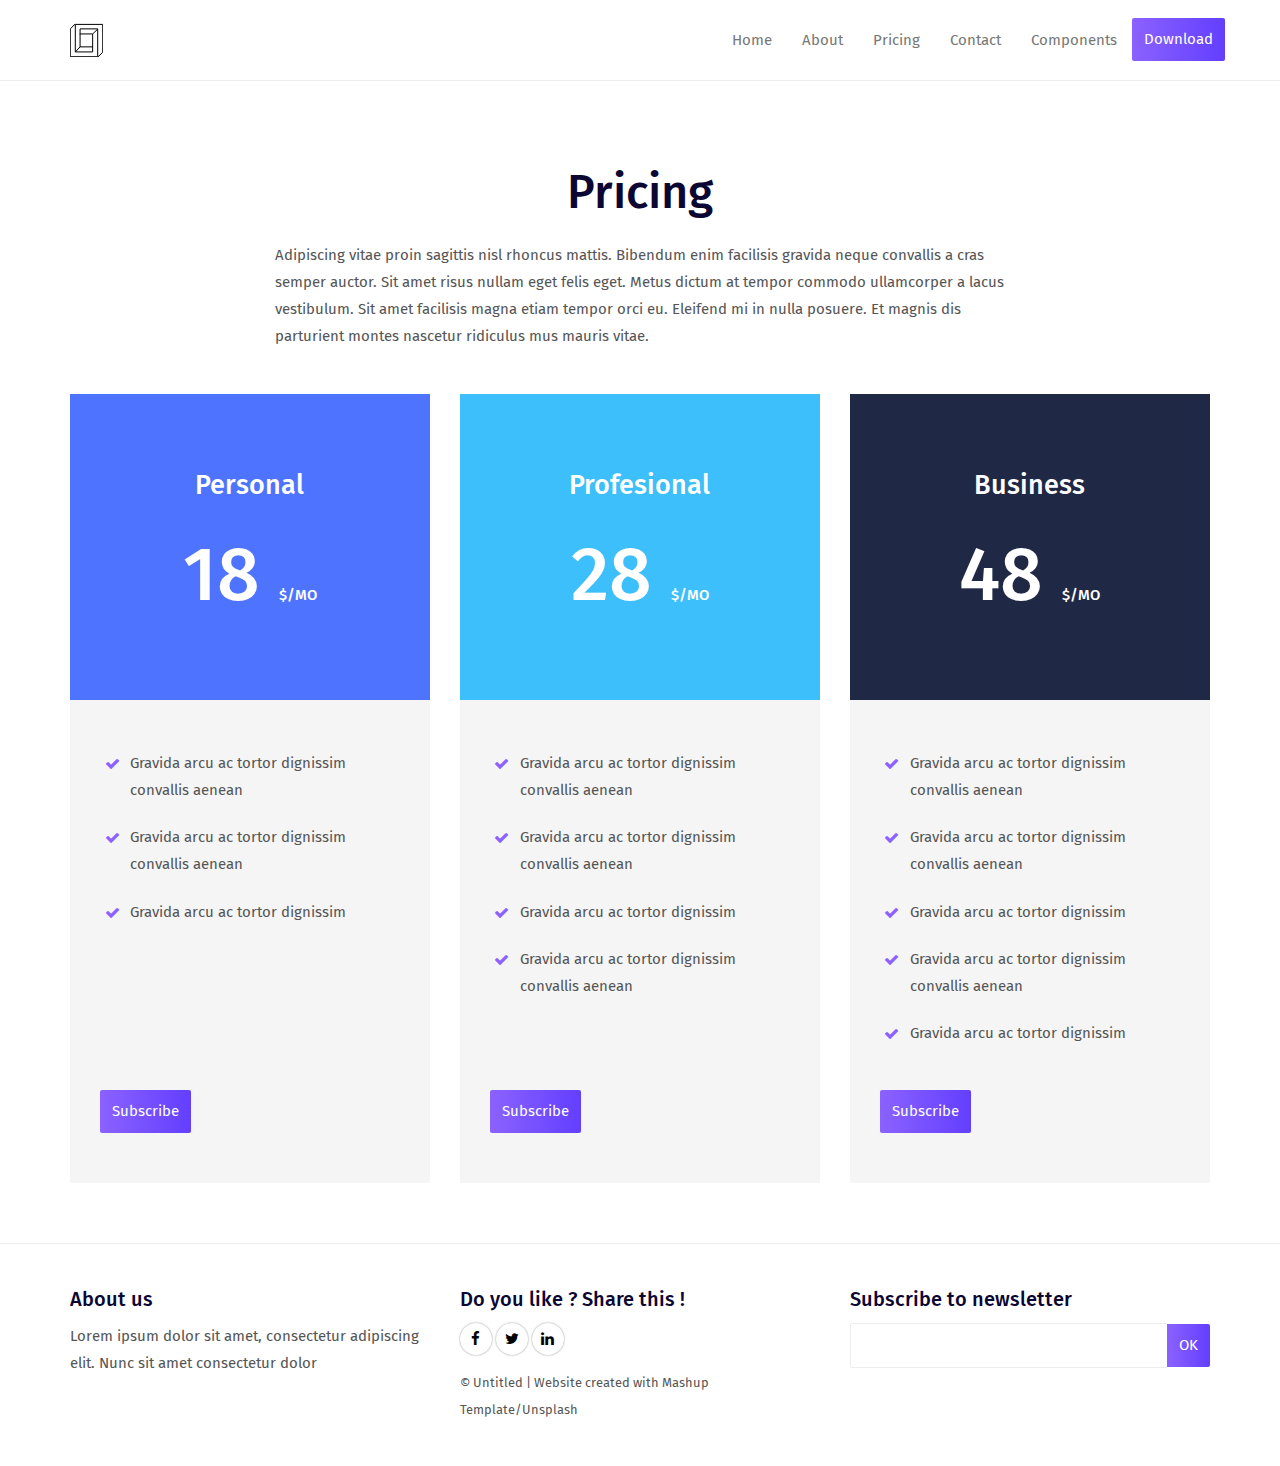
<file: DWP/Apps/home/static/pricing.html>
<!DOCTYPE html>
<html lang="en">

<head>
  <meta charset="UTF-8">
  <meta content="IE=edge" http-equiv="X-UA-Compatible">
  <meta content="width=device-width,initial-scale=1" name="viewport">
  <meta content="description" name="description">
  <meta name="google" content="notranslate" />
  <meta content="Mashup templates have been developped by Orson.io team" name="author">

  <!-- Disable tap highlight on IE -->
  <meta name="msapplication-tap-highlight" content="no">
  
  <link href="./assets/apple-touch-icon.png" rel="apple-touch-icon">
  <link href="./assets/favicon.ico" rel="icon">

 

  <title>Title page</title>  

<link href="./main.a3f694c0.css" rel="stylesheet"></head>

<body>

 <!-- Add your content of header -->
<header>
  <nav class="navbar  navbar-fixed-top navbar-default">
    <div class="container">
      <div class="navbar-header">
        <button type="button" class="navbar-toggle uarr collapsed" data-toggle="collapse" data-target="#navbar-collapse-uarr">
          <span class="sr-only">Toggle navigation</span>
          <span class="icon-bar"></span>
          <span class="icon-bar"></span>
          <span class="icon-bar"></span>
        </button>
        <a class="navbar-brand" href="./index.html" title="">
          <img src="./assets/images/mashuptemplate.svg" class="navbar-logo-img" alt="">
        </a>
      </div>

      <div class="collapse navbar-collapse" id="navbar-collapse-uarr">
        <ul class="nav navbar-nav navbar-right">
          <li><a href="./index.html" title="" class="active">Home</a></li>
          <li><a href="./about.html" title=""> About</a></li>
          <li><a href="./pricing.html" title=""> Pricing </a></li>
          <li><a href="./contact.html" title="">Contact</a></li>
          <li><a href="./components.html" title="">Components</a></li>
          <li>
            <p>
              <a href="./download.html" class="btn btn-primary navbar-btn" title="">Download</a>
            </p>
          </li>
          
        </ul>
      </div>
    </div>
  </nav>
</header>




<div class="section-container">
    <div class="container">
        <div class="row section-container-spacer">
            <div class="col-xs-12">
                <div class="text-center">
                    <h1>Pricing</h1>
                </div>
                <div class="col-md-8 col-md-offset-2">
                    <p>Adipiscing vitae proin sagittis nisl rhoncus mattis. Bibendum enim facilisis gravida neque convallis
                        a cras semper auctor. Sit amet risus nullam eget felis eget. Metus dictum at tempor commodo ullamcorper
                        a lacus vestibulum. Sit amet facilisis magna etiam tempor orci eu. Eleifend mi in nulla posuere.
                        Et magnis dis parturient montes nascetur ridiculus mus mauris vitae. 
                    </p>
                </div>
            </div>
        </div>

        <div class="row">
            <div class="col-md-4">
                <div class="pricing-card pricing-primary">
                    <h3>Personal</h3>
                    <h6 class="price">18 <span>$/MO</span></h6>
                </div>
                <div class="pricing-features">
                    <ul class="features">
                        <li>Gravida arcu ac tortor dignissim convallis aenean</li>
                        <li>Gravida arcu ac tortor dignissim convallis aenean</li>
                        <li>Gravida arcu ac tortor dignissim</li>
                    </ul>

                    <a href="contact.html" class="btn btn-primary" title="">Subscribe</a>
                </div>

            </div>
            <div class="col-md-4">
                <div class="pricing-card pricing-info">
                    <h3>Profesional</h3>
                    <h6 class="price"> 28 <span>$/MO</span></h6>
                </div>
                <div class="pricing-features">
                    <ul class="features">
                        <li>Gravida arcu ac tortor dignissim convallis aenean</li>
                        <li>Gravida arcu ac tortor dignissim convallis aenean</li>
                        <li>Gravida arcu ac tortor dignissim</li>
                        <li>Gravida arcu ac tortor dignissim convallis aenean</li>
                    </ul>
                    
                    <a href="contact.html" class="btn btn-primary" title="">Subscribe</a>
                </div>
            </div>
            <div class="col-md-4">
                <div class="pricing-card pricing-secondary">
                    <h3>Business</h3>
                    <h6 class="price">48 <span>$/MO</span></h6>
                </div>
                <div class="pricing-features">
                    <ul class="features">
                        <li>Gravida arcu ac tortor dignissim convallis aenean</li>
                        <li>Gravida arcu ac tortor dignissim convallis aenean</li>
                        <li>Gravida arcu ac tortor dignissim</li>
                        <li>Gravida arcu ac tortor dignissim convallis aenean</li>
                        <li>Gravida arcu ac tortor dignissim</li>
                    </ul>
                    <a href="contact.html" class="btn btn-primary" title="">Subscribe</a>
                </div>
            </div>
        </div>

    </div>
</div>  


<footer>
    <div class="section-container footer-container">
        <div class="container">
            <div class="row">
                    <div class="col-md-4">
                        <h4>About us</h4>
                        <p>Lorem ipsum dolor sit amet, consectetur adipiscing elit. Nunc sit amet consectetur dolor</p>
                    </div>

                    <div class="col-md-4">
                        <h4>Do you like ? Share this !</h4>
                        <p>
                            <a href="https://facebook.com/" class="social-round-icon white-round-icon fa-icon" title="">
                            <i class="fa fa-facebook" aria-hidden="true"></i>
                          </a>
                          <a href="https://twitter.com/" class="social-round-icon white-round-icon fa-icon" title="">
                            <i class="fa fa-twitter" aria-hidden="true"></i>
                          </a>
                          <a href="https://www.linkedin.com/" class="social-round-icon white-round-icon fa-icon" title="">
                            <i class="fa fa-linkedin" aria-hidden="true"></i>
                          </a>
                        </p>
                        <p><small>© Untitled | Website created with <a href="http://www.mashup-template.com/" class="link-like-text" title="Create website with free html template">Mashup Template</a>/<a href="http://www.unsplash.com/" class="link-like-text" title="Beautiful Free Images">Unsplash</a></small></p>    
                    </div>

                    <div class="col-md-4">
                        <h4>Subscribe to newsletter</h4>
                        
                        <div class="form-group">
                            <div class="input-group">
                                <input type="text" class="form-control footer-input-text">
                                <div class="input-group-btn">
                                    <button type="button" class="btn btn-primary btn-newsletter ">OK</button>
                                </div>
                            </div>
                        </div>


                    </div>
            </div>
        </div>
    </div>
</footer>

<script>
  document.addEventListener("DOMContentLoaded", function (event) {
    navActivePage();
  });
</script>

<!-- Google Analytics: change UA-XXXXX-X to be your site's ID 

<script>
  (function (i, s, o, g, r, a, m) {
    i['GoogleAnalyticsObject'] = r; i[r] = i[r] || function () {
      (i[r].q = i[r].q || []).push(arguments)
    }, i[r].l = 1 * new Date(); a = s.createElement(o),
      m = s.getElementsByTagName(o)[0]; a.async = 1; a.src = g; m.parentNode.insertBefore(a, m)
  })(window, document, 'script', '//www.google-analytics.com/analytics.js', 'ga');
  ga('create', 'UA-XXXXX-X', 'auto');
  ga('send', 'pageview');
</script>

--> 
<script type="text/javascript" src="./main.41beeca9.js"></script></body>

</html>
</file>
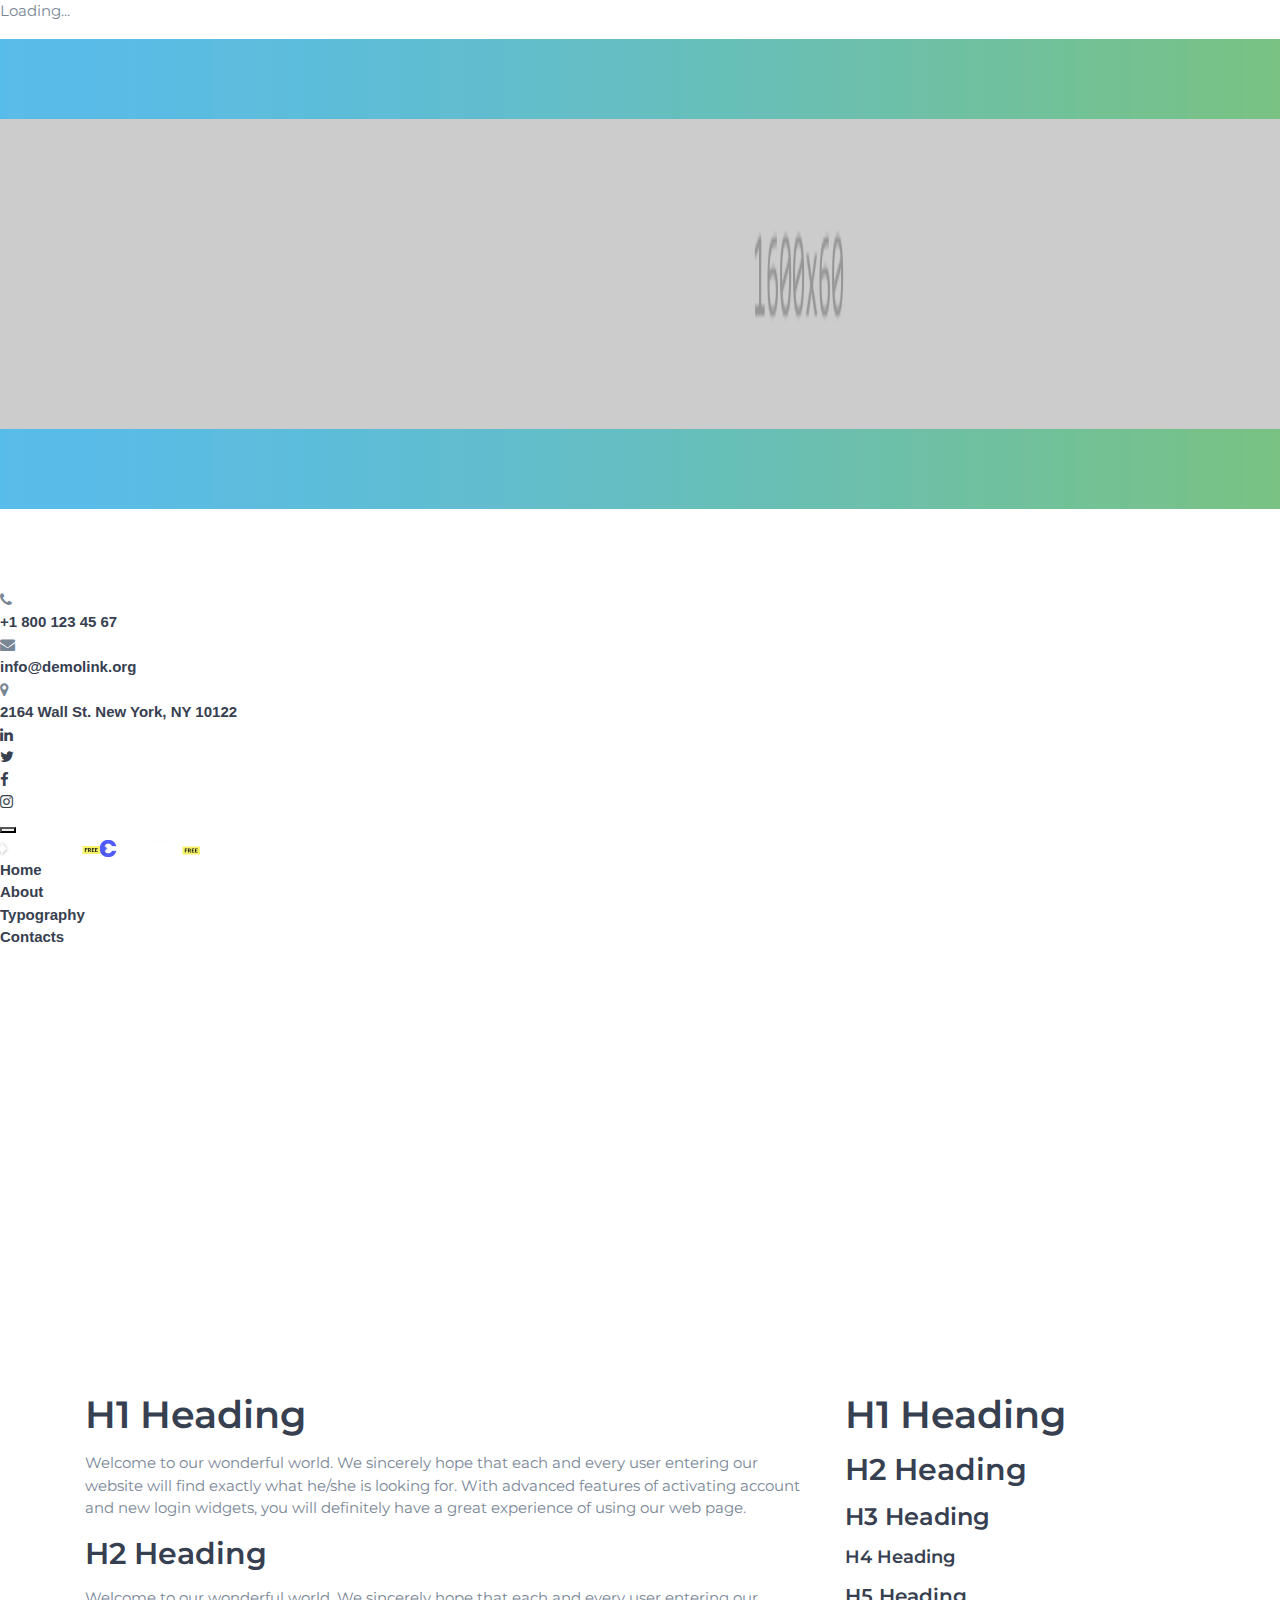
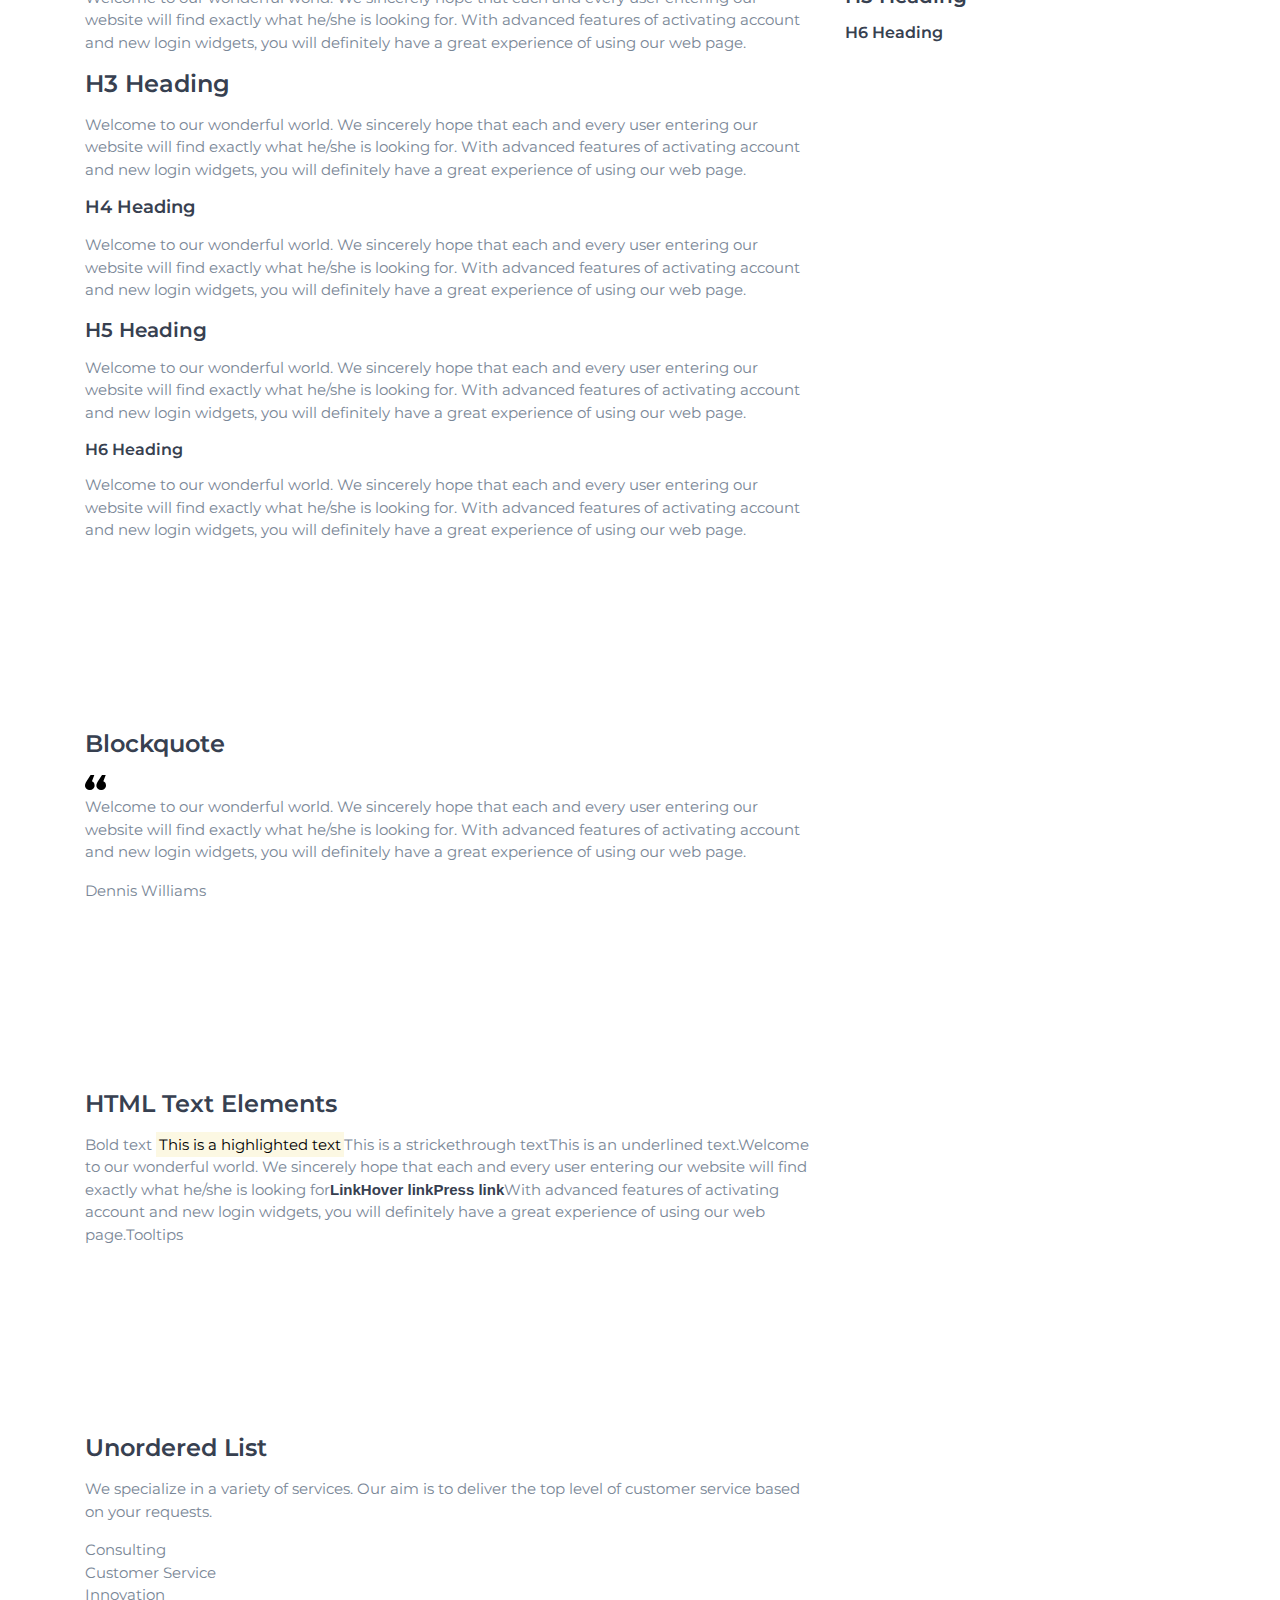
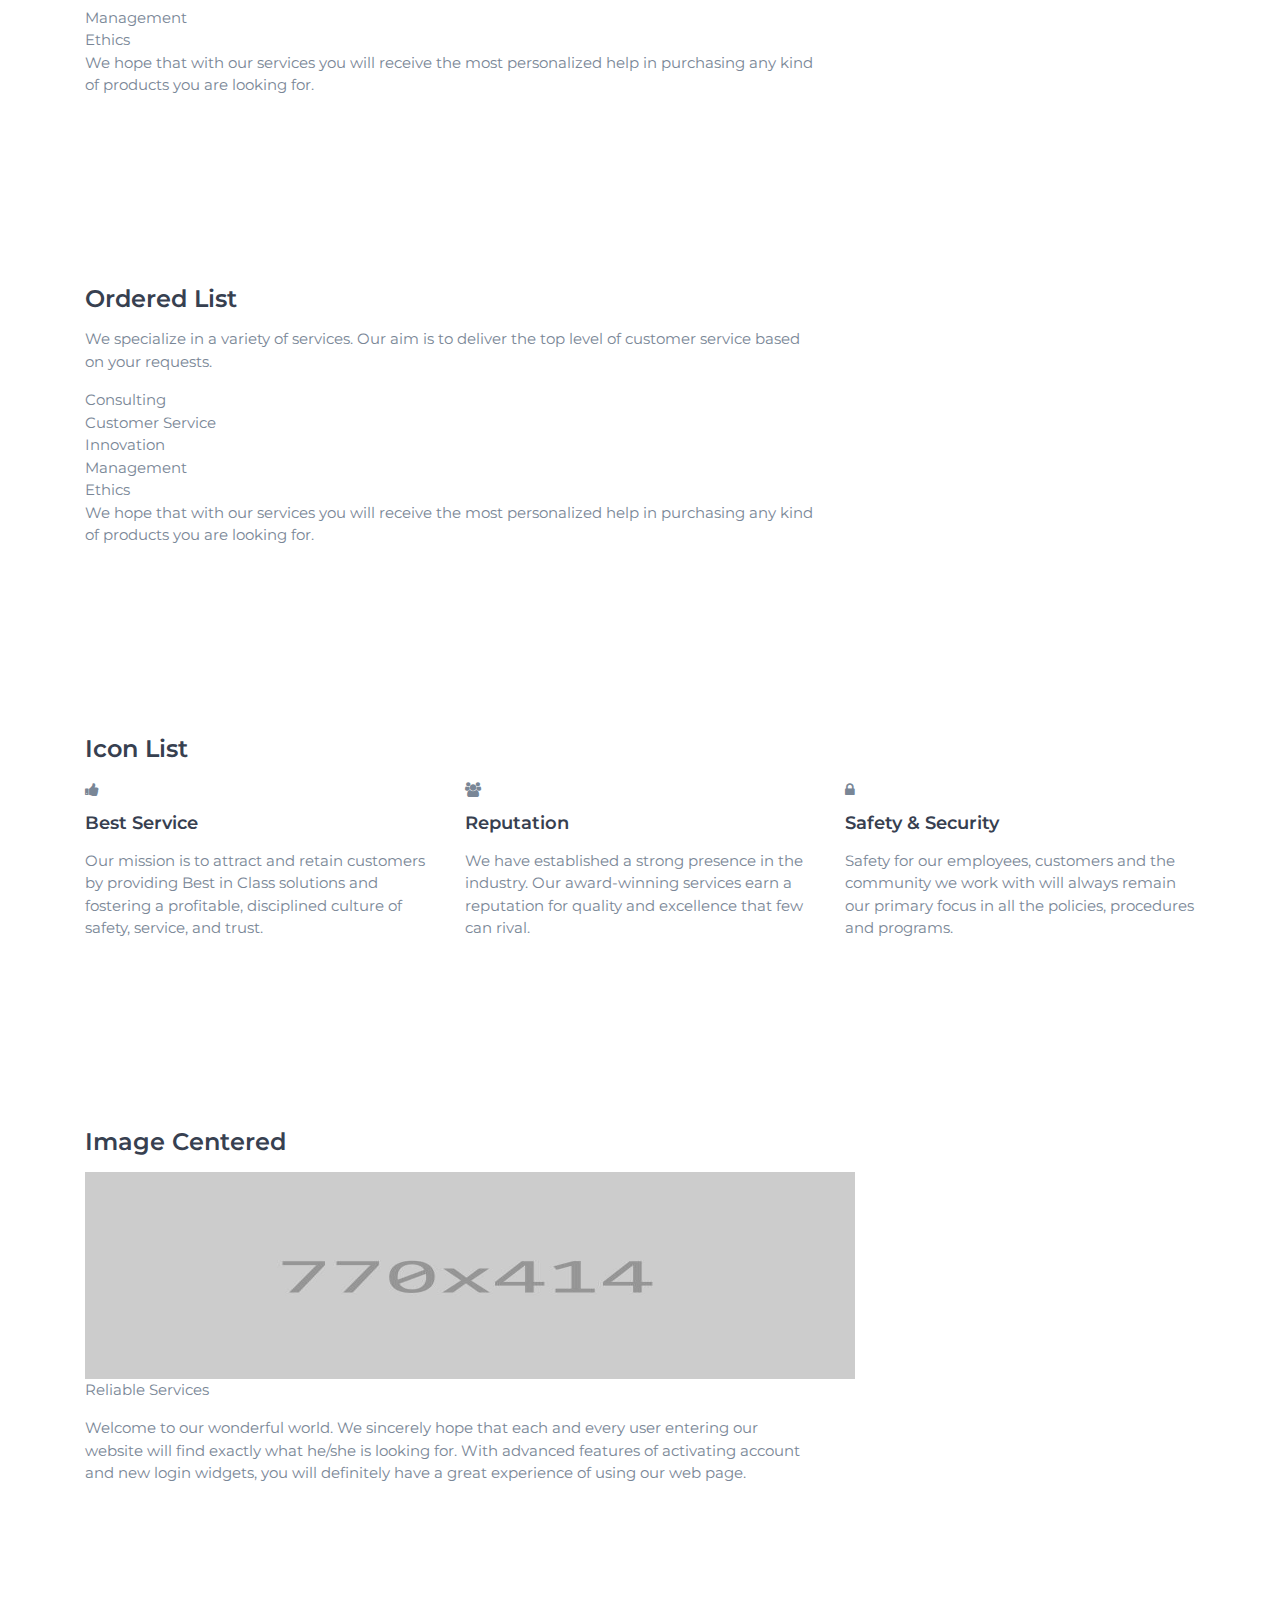
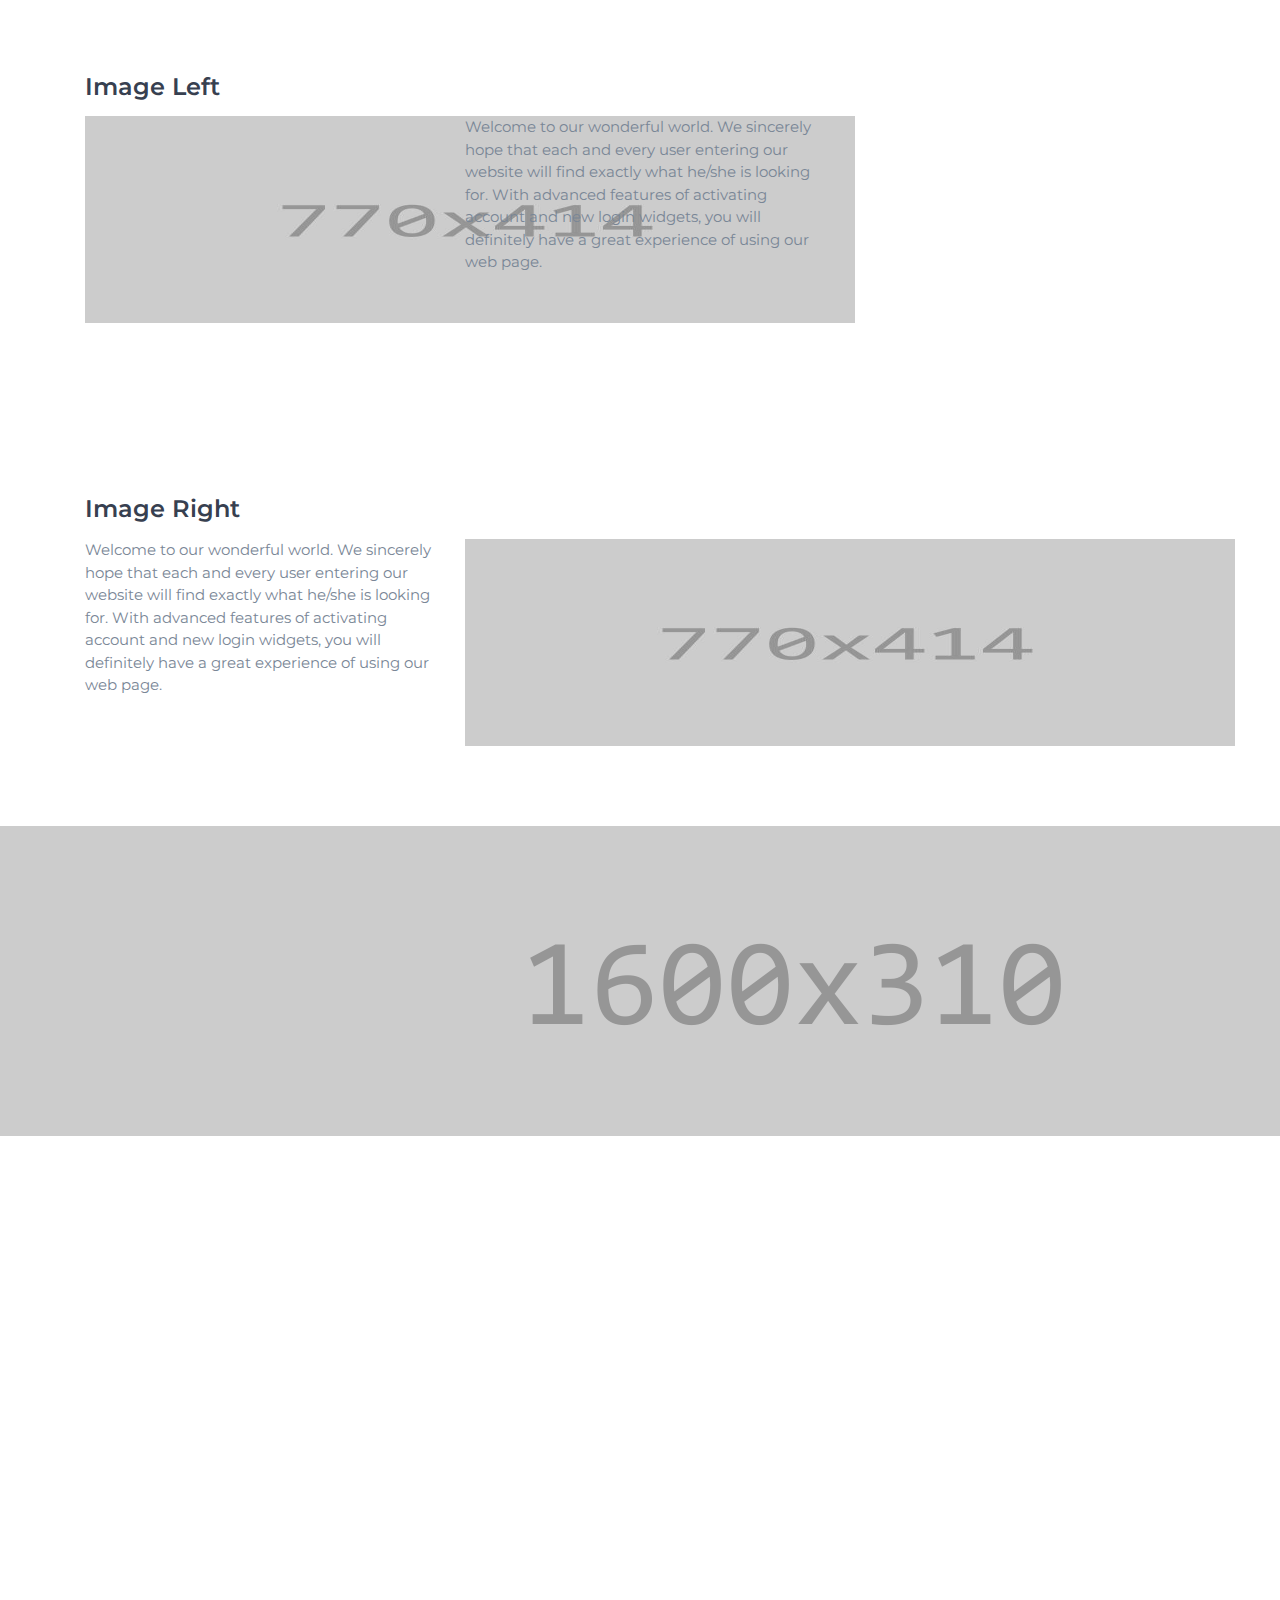
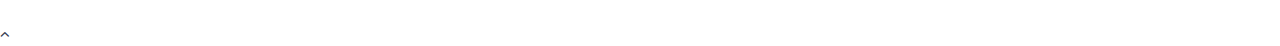
<file: DWP/Apps/home/static/typography.html>
<!DOCTYPE html>
<html class="wide wow-animation" lang="en">
  <head>
    <title>Typography</title>
    <meta charset="utf-8">
    <meta name="viewport" content="width=device-width, height=device-height, initial-scale=1.0">
    <meta http-equiv="X-UA-Compatible" content="IE=edge">
    <link rel="icon" href="images/favicon.ico" type="image/x-icon">
    <link rel="stylesheet" type="text/css" href="//fonts.googleapis.com/css?family=Montserrat:300,400,700%7CPoppins:300,400,500,700,900">
    <link rel="stylesheet" href="css/bootstrap.css">
    <link rel="stylesheet" href="css/fonts.css">
    <link rel="stylesheet" href="css/style.css">
    <style>.ie-panel{display: none;background: #212121;padding: 10px 0;box-shadow: 3px 3px 5px 0 rgba(0,0,0,.3);clear: both;text-align:center;position: relative;z-index: 1;} html.ie-10 .ie-panel, html.lt-ie-10 .ie-panel {display: block;}</style>
  </head>
  <body>
    <div class="ie-panel"><a href="http://windows.microsoft.com/en-US/internet-explorer/"><img src="images/ie8-panel/warning_bar_0000_us.jpg" height="42" width="820" alt="You are using an outdated browser. For a faster, safer browsing experience, upgrade for free today."></a></div>
    <div class="preloader">
      <div class="preloader-body">
        <div class="cssload-container">
          <div class="cssload-speeding-wheel"></div>
        </div>
        <p>Loading...</p>
      </div>
    </div><a class="section section-banner d-none d-xl-block" href="https://www.templatemonster.com/intense-multipurpose-html-template.html" target="_blank" style="background-image: url(images/background-02-1920x60.jpg); background-image: -webkit-image-set( url(images/background-02-1920x60.jpg) 1x, url(images/background-02-3840x120.jpg) 2x )"><img src="images/foreground-02-1600x60.png" srcset="images/foreground-02-1600x60.png 1x, images/foreground-02-3200x120.png 2x" alt="" width="1600" height="310"></a>
    <div class="page">
      <header class="section page-header">
        <!--RD Navbar-->
        <div class="rd-navbar-wrap">
          <nav class="rd-navbar rd-navbar-classic" data-layout="rd-navbar-fixed" data-sm-layout="rd-navbar-fixed" data-md-layout="rd-navbar-fixed" data-md-device-layout="rd-navbar-fixed" data-lg-layout="rd-navbar-static" data-lg-device-layout="rd-navbar-static" data-xl-layout="rd-navbar-static" data-xl-device-layout="rd-navbar-static" data-lg-stick-up-offset="46px" data-xl-stick-up-offset="46px" data-xxl-stick-up-offset="46px" data-lg-stick-up="true" data-xl-stick-up="true" data-xxl-stick-up="true">
            <div class="rd-navbar-collapse-toggle rd-navbar-fixed-element-1" data-rd-navbar-toggle=".rd-navbar-collapse"><span></span></div>
            <div class="rd-navbar-aside-outer rd-navbar-collapse bg-gray-dark">
              <div class="rd-navbar-aside">
                <ul class="list-inline navbar-contact-list">
                  <li>
                    <div class="unit unit-spacing-xs align-items-center">
                      <div class="unit-left"><span class="icon text-middle fa-phone"></span></div>
                      <div class="unit-body"><a href="tel:#">+1 800 123 45 67</a></div>
                    </div>
                  </li>
                  <li>
                    <div class="unit unit-spacing-xs align-items-center">
                      <div class="unit-left"><span class="icon text-middle fa-envelope"></span></div>
                      <div class="unit-body"><a href="mailto:#">info@demolink.org</a></div>
                    </div>
                  </li>
                  <li>
                    <div class="unit unit-spacing-xs align-items-center">
                      <div class="unit-left"><span class="icon text-middle fa-map-marker"></span></div>
                      <div class="unit-body"><a href="#">2164 Wall St. New York, NY 10122</a></div>
                    </div>
                  </li>
                </ul>
                <ul class="social-links">
                  <li><a class="icon icon-sm icon-circle icon-circle-md icon-bg-white fa-linkedin" href="#"></a></li>
                  <li><a class="icon icon-sm icon-circle icon-circle-md icon-bg-white fa-twitter" href="#"></a></li>
                  <li><a class="icon icon-sm icon-circle icon-circle-md icon-bg-white fa-facebook" href="#"></a></li>
                  <li><a class="icon icon-sm icon-circle icon-circle-md icon-bg-white fa-instagram" href="#"></a></li>
                </ul>
              </div>
            </div>
            <div class="rd-navbar-main-outer">
              <div class="rd-navbar-main">
                <!--RD Navbar Panel-->
                <div class="rd-navbar-panel">
                  <!--RD Navbar Toggle-->
                  <button class="rd-navbar-toggle" data-rd-navbar-toggle=".rd-navbar-nav-wrap"><span></span></button>
                  <!--RD Navbar Brand-->
                  <div class="rd-navbar-brand">
                    <!--Brand--><a class="brand" href="index.html"><img class="brand-logo-dark" src="images/logo-default-200x34.png" alt="" width="100" height="17"/><img class="brand-logo-light" src="images/logo-inverse-200x34.png" alt="" width="100" height="17"/></a>
                  </div>
                </div>
                <div class="rd-navbar-main-element">
                  <div class="rd-navbar-nav-wrap">
                    <ul class="rd-navbar-nav">
                      <li class="rd-nav-item"><a class="rd-nav-link" href="index.html">Home</a>
                      </li>
                      <li class="rd-nav-item"><a class="rd-nav-link" href="about.html">About</a>
                      </li>
                      <li class="rd-nav-item active"><a class="rd-nav-link" href="typography.html">Typography</a>
                      </li>
                      <li class="rd-nav-item"><a class="rd-nav-link" href="contacts.html">Contacts</a>
                      </li>
                    </ul>
                  </div>
                </div>
              </div>
            </div>
          </nav>
        </div>
      </header>
      <section class="section section-intro context-dark">
        <div class="intro-bg" style="background: url(images/intro-bg-2.jpg) no-repeat;background-size:cover;background-position: top center;"></div>
        <div class="container">
          <div class="row justify-content-center">
            <div class="col-xl-8 text-center">
              <h1 class="font-weight-bold wow fadeInLeft">Typography</h1>
              <p class="intro-description wow fadeInRight">Lots of Customization Options</p>
            </div>
          </div>
        </div>
      </section>
      <!--Base typography -->
      <section class="section section-lg bg-default">
        <div class="container">
          <div class="row row-50 flex-lg-row-reverse">
            <div class="col-xl-4">
              <ul class="list-md">
                <li>
                  <h1>H1 Heading</h1>
                </li>
                <li>
                  <h2>H2 Heading </h2>
                </li>
                <li>
                  <h3>H3 Heading   </h3>
                </li>
                <li>
                  <h4>H4 Heading </h4>
                </li>
                <li>
                  <h5>H5 Heading</h5>
                </li>
                <li>
                  <h6>H6 Heading </h6>
                </li>
              </ul>
            </div>
            <div class="col-xl-8">
              <ul class="list-xl">
                <li>
                  <h1>H1 Heading</h1>
                  <p>Welcome to our wonderful world. We sincerely hope that each and every user entering our website will find exactly what he/she is looking for. With advanced features of activating account and new login widgets, you will definitely have a great experience of using our web page.</p>
                </li>
                <li>
                  <h2>H2 Heading</h2>
                  <p>Welcome to our wonderful world. We sincerely hope that each and every user entering our website will find exactly what he/she is looking for. With advanced features of activating account and new login widgets, you will definitely have a great experience of using our web page.</p>
                </li>
                <li>
                  <h3>H3 Heading</h3>
                  <p>Welcome to our wonderful world. We sincerely hope that each and every user entering our website will find exactly what he/she is looking for. With advanced features of activating account and new login widgets, you will definitely have a great experience of using our web page.</p>
                </li>
                <li>
                  <h4>H4 Heading</h4>
                  <p>Welcome to our wonderful world. We sincerely hope that each and every user entering our website will find exactly what he/she is looking for. With advanced features of activating account and new login widgets, you will definitely have a great experience of using our web page.</p>
                </li>
                <li>
                  <h5>H5 Heading</h5>
                  <p>Welcome to our wonderful world. We sincerely hope that each and every user entering our website will find exactly what he/she is looking for. With advanced features of activating account and new login widgets, you will definitely have a great experience of using our web page.</p>
                </li>
                <li>
                  <h6>H6 Heading</h6>
                  <p>Welcome to our wonderful world. We sincerely hope that each and every user entering our website will find exactly what he/she is looking for. With advanced features of activating account and new login widgets, you will definitely have a great experience of using our web page.</p>
                </li>
              </ul>
            </div>
          </div>
        </div>
      </section>
      <!--Blockquote-->
      <section class="section section-lg bg-default">
        <div class="container">
          <div class="row row-50">
            <div class="col-lg-10 col-xl-8">
              <h3>Blockquote</h3>
              <!--Quote Primary-->
              <article class="quote-primary">
                <div class="quote-primary-body">
                  <svg class="quote-primary-mark" version="1.1" xmlns="http://www.w3.org/2000/svg" x="0px" y="0px" width="21px" height="15px" viewbox="0 0 21 15" overflow="scroll" xml:space="preserve" preserveAspectRatio="none">
                    <path d="M9.597,10.412c0,1.306-0.473,2.399-1.418,3.277c-0.944,0.876-2.06,1.316-3.349,1.316 c-1.287,0-2.414-0.44-3.382-1.316C0.482,12.811,0,11.758,0,10.535c0-1.226,0.58-2.716,1.739-4.473L5.603,0H9.34L6.956,6.37 C8.716,7.145,9.597,8.493,9.597,10.412z M20.987,10.412c0,1.306-0.473,2.399-1.418,3.277c-0.944,0.876-2.06,1.316-3.35,1.316 c-1.288,0-2.415-0.44-3.381-1.316c-0.966-0.879-1.45-1.931-1.45-3.154c0-1.226,0.582-2.716,1.74-4.473L16.994,0h3.734l-2.382,6.37 C20.106,7.145,20.987,8.493,20.987,10.412z"></path>
                  </svg>
                  <div class="quote-primary-text">
                    <p class="q">Welcome to our wonderful world. We sincerely hope that each and every user entering our website will find exactly what he/she is looking for. With advanced features of activating account and new login widgets, you will definitely have a great experience of using our web page.</p>
                  </div>
                </div>
                <div class="quote-primary-footer">
                  <p class="heading-5 quote-primary-cite">Dennis Williams</p>
                </div>
              </article>
            </div>
          </div>
        </div>
      </section>
      <!--HTML Text Elements-->
      <section class="section section-lg bg-default">
        <div class="container">
          <div class="row">
            <div class="col-lg-10 col-xl-8">
              <h3>HTML Text Elements</h3>
              <p class="text-block"><span class="text-bold">Bold text</span>
                <mark>This is a highlighted text</mark><span class="text-strike">This is a strickethrough text</span><span class="text-underline">This is an underlined text.</span><span>Welcome to our wonderful world. We sincerely hope that each and every user entering our website will find exactly what he/she is looking for</span><a class="gray-dark-link" href="#">Link</a><a class="gray-dark-link" href="#">Hover link</a><a class="link-active gray-dark-link" href="#">Press link</a><span>With advanced features of activating account and new login widgets, you will definitely have a great experience of using our web page.</span><span class="tooltip-custom" data-toggle="tooltip" data-placement="top" title="Tooltips">Tooltips</span>
              </p>
            </div>
          </div>
        </div>
      </section>
      <!--Unordered List-->
      <section class="section section-lg bg-default">
        <div class="container">
          <div class="row row-50">
            <div class="col-xl-8">
              <h3>Unordered List</h3>
              <p>We specialize in a variety of services. Our aim is to deliver the top level of customer service based on your requests.</p>
              <ul class="list-marked">
                <li>Consulting</li>
                <li>Customer Service</li>
                <li>Innovation</li>
                <li>Management</li>
                <li>Ethics</li>
              </ul>
              <p>We hope that with our services you will receive the most personalized help in purchasing any kind of products you are looking for.</p>
            </div>
          </div>
        </div>
      </section>
      <!--Ordered List-->
      <section class="section section-lg bg-default">
        <div class="container">
          <div class="row row-50">
            <div class="col-xl-8">
              <h3>Ordered List</h3>
              <p>We specialize in a variety of services. Our aim is to deliver the top level of customer service based on your requests.</p>
              <ol class="list-ordered">
                <li>Consulting</li>
                <li>Customer Service</li>
                <li>Innovation</li>
                <li>Management</li>
                <li>Ethics</li>
              </ol>
              <p>We hope that with our services you will receive the most personalized help in purchasing any kind of products you are looking for.</p>
            </div>
          </div>
        </div>
      </section>
      <!--Icon List-->
      <section class="section section-lg bg-default">
        <div class="container">
          <h3>Icon List</h3>
          <div class="row row-30">
            <div class="cell-xs-10 col-md-6 col-lg-4">
              <article class="box-minimal">
                <div class="box-minimal-icon fa fa-thumbs-up"></div>
                <h4 class="box-minimal-title">Best Service</h4>
                <div class="box-minimal-text">
                  <p>Our mission is to attract and retain customers by providing Best in Class solutions and fostering a profitable, disciplined culture of safety, service, and trust.</p>
                </div>
              </article>
            </div>
            <div class="cell-xs-10 col-md-6 col-lg-4">
              <article class="box-minimal">
                <div class="box-minimal-icon fa fa-group"></div>
                <h4 class="box-minimal-title">Reputation</h4>
                <div class="box-minimal-text">
                  <p>We have established a strong presence in the industry. Our award-winning services earn a reputation for quality and excellence that few can rival.</p>
                </div>
              </article>
            </div>
            <div class="cell-xs-10 col-md-6 col-lg-4">
              <article class="box-minimal">
                <div class="box-minimal-icon fa fa-lock"></div>
                <h4 class="box-minimal-title">Safety & Security</h4>
                <div class="box-minimal-text">
                  <p>Safety for our employees, customers and the community we work with will always remain our primary focus in all the policies, procedures and programs.</p>
                </div>
              </article>
            </div>
          </div>
        </div>
      </section>
      <!--Image Centered-->
      <section class="section section-lg bg-default">
        <div class="container">
          <div class="row">
            <div class="col-lg-10 col-xl-8">
              <h3>Image Centered</h3>
              <figure class="figure-light offset-top-30"><img class="img-centered" src="images/single-service-1-770x414.jpg" alt="" width="770" height="207"/>
                <figcaption>
                  <p>Reliable Services</p>
                </figcaption>
              </figure>
              <p>Welcome to our wonderful world. We sincerely hope that each and every user entering our website will find exactly what he/she is looking for. With advanced features of activating account and new login widgets, you will definitely have a great experience of using our web page.</p>
            </div>
          </div>
        </div>
      </section>
      <!--Image Left-->
      <section class="section section-lg bg-default">
        <div class="container">
          <div class="row">
            <div class="col-lg-10 col-xl-8">
              <h3>Image Left</h3>
              <div class="row row-30">
                <div class="col-md-6"><img src="images/single-service-1-770x414.jpg" alt="" width="770" height="207"/>
                </div>
                <div class="col-md-6">
                  <p>Welcome to our wonderful world. We sincerely hope that each and every user entering our website will find exactly what he/she is looking for. With advanced features of activating account and new login widgets, you will definitely have a great experience of using our web page.</p>
                </div>
              </div>
            </div>
          </div>
        </div>
      </section>
      <!--Image Right-->
      <section class="section section-lg bg-default">
        <div class="container">
          <div class="row">
            <div class="col-lg-10 col-xl-8">
              <h3>Image Right</h3>
              <div class="row row-30 flex-md-row-reverse">
                <div class="col-md-6"><img src="images/single-service-1-770x414.jpg" alt="" width="770" height="207"/>
                </div>
                <div class="col-md-6">
                  <p>Welcome to our wonderful world. We sincerely hope that each and every user entering our website will find exactly what he/she is looking for. With advanced features of activating account and new login widgets, you will definitely have a great experience of using our web page.</p>
                </div>
              </div>
            </div>
          </div>
        </div>
      </section><a class="section section-banner" href="https://www.templatemonster.com/intense-multipurpose-html-template.html" target="_blank" style="background-image: url(images/background-01-1920x310.jpg); background-image: -webkit-image-set( url(images/background-01-1920x310.jpg) 1x, url(images/background-01-3840x620.jpg) 2x )"><img src="images/foreground-01-1600x310.png" srcset="images/foreground-01-1600x310.png 1x, images/foreground-01-3200x620.png 2x" alt="" width="1600" height="310"></a>
      <footer class="section footer-classic section-sm">
        <div class="container">
          <div class="row row-30">
            <div class="col-lg-3 wow fadeInLeft">
              <!--Brand--><a class="brand" href="index.html"><img class="brand-logo-dark" src="images/logo-default-200x34.png" alt="" width="100" height="17"/><img class="brand-logo-light" src="images/logo-inverse-200x34.png" alt="" width="100" height="17"/></a>
              <p class="footer-classic-description offset-top-0 offset-right-25">СonsultBiz provides a full range of business consulting & advisory services to small, medium, and international companies worldwide. We use innovations and experience to drive your success.</p>
            </div>
            <div class="col-lg-3 col-sm-8 wow fadeInUp">
              <P class="footer-classic-title">contact info</P>
              <div class="d-block offset-top-0">2164 Wall St, New York<span class="d-lg-block">NY 10122, USA</span></div><a class="d-inline-block accent-link" href="mailto:#">info@demolink.org</a><a class="d-inline-block" href="tel:#">+1 800 123 45 67</a>
              <ul>
                <li>Mon-Thu:<span class="d-inline-block offset-left-10 text-white">9:30 AM - 9:00 PM</span></li>
                <li>Fri:<span class="d-inline-block offset-left-10 text-white">10:00 AM - 9:00 PM</span></li>
                <li>Sat:<span class="d-inline-block offset-left-10 text-white">10:00 AM - 3:00 PM</span></li>
              </ul>
            </div>
            <div class="col-lg-2 col-sm-4 wow fadeInUp" data-wow-delay=".3s">
              <P class="footer-classic-title">Quick Links</P>
              <ul class="footer-classic-nav-list">
                <li><a href="index.html">Home</a></li>
                <li><a href="about.html">About us</a></li>
                <li><a href="#">Services</a></li>
                <li><a href="#">Blog</a></li>
                <li><a href="contacts.html">Contacts</a></li>
              </ul>
            </div>
            <div class="col-lg-4 wow fadeInLeft" data-wow-delay=".2s">
              <P class="footer-classic-title">newsletter</P>
              <form class="rd-mailform text-left footer-classic-subscribe-form" data-form-output="form-output-global" data-form-type="contact" method="post" action="bat/rd-mailform.php">
                <div class="form-wrap">
                  <label class="form-label" for="subscribe-email">Your Email Address</label>
                  <input class="form-input" id="subscribe-email" type="email" name="email" data-constraints="@Email @Required">
                </div>
                <div class="form-button group-sm text-center text-lg-left">
                  <button class="button button-primary button-circle" type="submit">sign up</button>
                </div>
              </form>
              <p>Be the first to find out about our latest news, updates, and special offers.</p>
            </div>
          </div>
        </div>
        <div class="container wow fadeInUp" data-wow-delay=".4s">
          <div class="footer-classic-aside">
            <p class="rights"><span>&copy;&nbsp;</span><span class="copyright-year"></span>. All Rights Reserved. Design by <a href="https://www.templatemonster.com">TemplateMonster</a></p>
            <ul class="social-links">
              <li><a class="fa fa-linkedin" href="#"></a></li>
              <li><a class="fa fa fa-twitter" href="#"></a></li>
              <li><a class="fa fa-facebook" href="#"></a></li>
              <li><a class="fa fa-instagram" href="#"></a></li>
            </ul>
          </div>
        </div>
      </footer>
    </div>
    <div class="snackbars" id="form-output-global"></div>
    <script src="js/core.min.js"></script>
    <script src="js/script.js"></script>
  </body>
</html>
</file>
<file: DWP/Apps/home/static/css/style.css>
/*
Template Name: HTML Education Template
Author: yaminncco

Colors:
	Body 		: #798696
	Headers 	: #374050
	Primary 	: #FF6700
	Grey 		: #EBEBEB

Fonts: Lato & Montserrat

Table OF Contents
------------------------------------
1 > General
2 > Logo
3 > Navigation
4 > Hero Area
5 > About & Why Us (Feature)
6 > Courses
7 > Footer
8 > Contact Page
9 > Blog Page
10 > Blog Page Sidebar
11 > Single Post Page
12 > Responsive
13 > Preloader
------------------------------------*/

/*------------------------------------*\
	General
\*------------------------------------*/
/* --- typography --- */
body {
    font-family: 'Montserrat', sans-serif;
	font-size: 15px;
    font-weight: 400;
    color: #798696;
	overflow-x:hidden;
}

h1,h2,h3,h4,h5,h6 {
	margin-top: 12px;
	margin-bottom: 15px;
	font-weight: 600;
	color: #374050;
}

h1 {
	font-size:38px;
}

h2 {
	font-size:30px;
}

h3 {
	font-size:24px;
}

h4 {
	font-size:18px;
}

a {
	font-family: 'Lato', sans-serif;
	color: #374050;
	font-weight: 700;
}

a:hover,
a:focus{
    text-decoration: none;
    outline: none;
	color: #374050;
	opacity: 0.9;
}

ul,ol{
    margin: 0;
    padding: 0;
    list-style: none
}

.white-text {
	color: #FFF;
}

blockquote {
	position: relative;
	margin: 20px 0px;
	padding: 20px 20px 20px 60px;
	border-left: none;
	color: #374050;
}

blockquote:before{
	content:"\f10d";
	font-family:fontAwesome;
	position:absolute;
	left:0;
	top:0;
	color: #FF6700;
	width:40px;
	height:40px;
	line-height:40px;
	text-align:center;
	border-radius:50%;
	border:1px solid #EBEBEB;
}


/* --- Section --- */
.section {
	position:relative;
	padding-top:80px;
	padding-bottom:80px;
}

.section-hr {
	margin-top:80px;
	margin-bottom:80px;
	border-color: #EBEBEB;
}

.section-header {
	margin-bottom:40px;
}

/* --- Background Image --- */
.bg-image {
	position:absolute;
	left:0;
	right:0;
	top:0;
	bottom:0;
	background-position:center;
	background-size:cover;
}

.bg-image.bg-parallax {
	background-attachment:fixed;
}

.bg-image.overlay:after {
	content:"";
	position:absolute;
	left:0;
	right:0;
	top:0;
	bottom:0;
	background-image: -webkit-gradient(linear, left top, left bottom, from(#374050), to(#798696));
	background-image: linear-gradient(to bottom, #374050 0%, #798696 100%);
	opacity: 0.7;
}

/* --- Buttons --- */
.main-button {
	position:relative;
	display:inline-block;
	padding:10px 30px;
	background-color: #FF6700;
	border: 2px solid transparent;
	border-radius: 40px;
	color: #FFF;
	-webkit-transition:0.2s all;
	transition:0.2s all;
}

.main-button:hover , .main-button:focus {
	background-color:#fff;
	border: 2px solid #FF6700;
	color:#FF6700;
}

.main-button.icon-button:hover , .main-button.icon-button:focus {
	padding-right: 45px;
}

.main-button.icon-button:after {
	content:"\f178";
	font-family:FontAwesome;
	position:absolute;
	width: 30px;
	right: 15px;
	text-align:center;
	opacity:0;
	-webkit-transition:0.2s all;
	transition:0.2s all;
}

.main-button.icon-button:hover:after , .main-button.icon-button:focus:after {
	opacity:1;
}

/* --  Input  -- */
input[type="text"], input[type="email"], input[type="password"], input[type="number"], input[type="date"], input[type="url"], input[type="tel"], textarea {
    height: 40px;
    width: 100%;
    border: 1px solid #EBEBEB;
	border-radius:4px;
	background: transparent;
    padding-left: 15px;
	padding-right: 15px;
	-webkit-transition:0.2s border-color;
	transition:0.2s border-color;
}

textarea {
    padding: 10px 15px;
}

input[type="text"]:focus, input[type="email"]:focus, input[type="password"]:focus, input[type="number"]:focus, input[type="date"]:focus, input[type="url"]:focus, input[type="tel"]:focus, textarea:focus {
	border-color:#FF6700;
}

/*------------------------------------*\
	Logo
\*------------------------------------*/
.navbar-brand {
    padding: 0;
}

.navbar-brand .logo {
	margin-top: 10px;
	display: inline-block;
}

.navbar-brand .logo > img {
	max-height:30px;
}

@media only screen and (max-width: 767px) {
	.navbar-brand {
		margin-left:15px;
	}
} 

/*------------------------------------*\
	Navigation
\*------------------------------------*/
#header {
	position:relative;
	left:0;
	right:0;
	top:0;
	z-index:99;
	border-bottom:1px solid rgba(235, 235, 235, 0.25);
	background-color:#FFF;
	-webkit-transition:0.2s all;
	transition:0.2s all;
}

#header.transparent-nav {
	position:absolute;
	background-color: transparent;
}

#header.transparent-nav .main-menu li a {
	color:#FFF;
}

.main-menu li a {
	text-transform:uppercase;
	-webkit-transition:0.2s all;
	transition:0.2s all;
}

.main-menu li a:hover , .main-menu li a:focus {
	background-color:transparent;
}

.main-menu li a:after {
	content:"";
	display:block;
	height:2px;
	background-color:#FF6700;
	width:100%;
	-webkit-transform: translateY(5px);
	    -ms-transform: translateY(5px);
	        transform: translateY(5px);
	opacity:0;
	-webkit-transition:0.2s all;
	transition:0.2s all;
}

.main-menu li a:hover:after , .main-menu li a:focus:after {
	-webkit-transform: translateY(0px);
	    -ms-transform: translateY(0px);
	        transform: translateY(0px);
	opacity:1;
}

/* -- Mobile Nav -- */
@media only screen and (max-width: 767px) {
	#nav {
		position: fixed;
		top: 0;
		right: 0;
		width: 0%;
		max-width:250px;
		height: 100vh;
		background: #FFF;
		-webkit-box-shadow: 0px 5px 10px 0px rgba(0, 0, 0, 0.1);
		        box-shadow: 0px 5px 10px 0px rgba(0, 0, 0, 0.1);
		padding-top: 80px;
		padding-bottom: 40px;
		-webkit-transform: translateX(100%);
		    -ms-transform: translateX(100%);
		        transform: translateX(100%);
		-webkit-transition: 0.4s all cubic-bezier(.77,0,.18,1);
		transition: 0.4s all cubic-bezier(.77,0,.18,1);
		z-index:9;
	}

	#header.nav-collapse #nav{
		width:100%;
		-webkit-transform: translateX(0%);
		    -ms-transform: translateX(0%);
		        transform: translateX(0%);
	}
	
	.main-menu {
		margin:0;
	}
	
	.main-menu li a {
		color: #374050 !important;
		display: inline-block;
		margin-left: 40px;
	}
}

/* -- Mobile Toggle Btn -- */
.navbar-toggle {
	position:fixed;
	right:0;
	padding: 0;
	height: 40px;
	width: 40px;
	margin-top: 5px;
	z-index:99;
}

.navbar-toggle > span {
	position: absolute;
	top: 50%;
	left: 50%;
    -webkit-transform: translate(-50% , -50%);
        -ms-transform: translate(-50% , -50%);
            transform: translate(-50% , -50%);
	-webkit-transition: 0.2s background;
	transition: 0.2s background;
}

.navbar-toggle > span:before, .navbar-toggle > span:after {
	content: '';
	position:absolute;
	left:0;
	-webkit-transition: 0.2s -webkit-transform;
	transition: 0.2s -webkit-transform;
	transition: 0.2s transform;
	transition: 0.2s transform, 0.2s -webkit-transform;
}

.navbar-toggle > span , .navbar-toggle > span:before , .navbar-toggle > span:after {
	height: 2px;
	width: 25px;
	background-color:#374050;
}

.navbar-toggle > span:before {
	top: -10px;
}

.navbar-toggle > span:after {
	top: 10px;
}

#header.nav-collapse .navbar-toggle > span {
	background: transparent;
}

#header.nav-collapse .navbar-toggle > span:before {
    -webkit-transform: translateY(10px) rotate(45deg);
        -ms-transform: translateY(10px) rotate(45deg);
            transform: translateY(10px) rotate(45deg);
}

#header.nav-collapse .navbar-toggle > span:after {
    -webkit-transform: translateY(-10px) rotate(-45deg);
        -ms-transform: translateY(-10px) rotate(-45deg);
            transform: translateY(-10px) rotate(-45deg);
}

/*------------------------------------*\
	Hero Area
\*------------------------------------*/
.hero-area {
	position:relative;
	padding-top: 80px;
	padding-bottom: 80px;
}

#home.hero-area {
	height:calc(100vh - 80px);
	padding-top: 0px;
	padding-bottom: 0px;
}

.home-wrapper {
	position:absolute;
	top:50%;
	-webkit-transform:translateY(-50%);
	    -ms-transform:translateY(-50%);
	        transform:translateY(-50%);
	left:0;
	right:0;
}

/* -- Breadcrumb -- */
.hero-area-tree li {
	display:inline-block;
	font-family: 'Lato', sans-serif;
	font-weight:600;
	font-size:14px;
	color:rgba(255, 255, 255, 0.8);
}

.hero-area-tree li > a {
	color:rgba(255, 255, 255, 0.8);
}

.hero-area-tree li + li:before {
	content: "/";
	display: inline-block;
	margin: 0px 5px;
	color: rgba(235, 235, 235, 0.25);
}

/*------------------------------------*\
	About & Why Us (Feature)
\*------------------------------------*/
/* -- Feature -- */
.feature {
	position:relative;
}

.feature + .feature  {
	margin-top:40px;
}

.feature .feature-icon {
	position:absolute;
	left:0;
	top:0;
	width:80px;
	height:80px;
	line-height:80px;
	text-align:center;
	border-radius: 50%;
	font-size:30px;
	border:1px solid #EBEBEB;
	color:#FF6700;
}

.feature-content {
	padding-left:100px;
}

/* -- About Img -- */
.about-img {
	margin-top:40px;
}

.about-img > img {
	width:100%;
}

/* -- About Video -- */
.about-video {
	position: relative;
	display: block;
	border-radius: 4px;
	overflow: hidden;
}

.about-video > img {
	width:100%;
}

.about-video .play-icon {
	position: absolute;
	top: 50%;
	left: 50%;
	-webkit-transform: translate(-50% , -50%);
	    -ms-transform: translate(-50% , -50%);
	        transform: translate(-50% , -50%);
	width: 80px;
	height: 80px;
	line-height: 80px;
	text-align: center;
	background: #fff;
	border-radius: 50%;
	font-size: 24.027px;
	z-index:10;
	-webkit-animation : 2s play-animation infinite;
	        animation : 2s play-animation infinite;
	-webkit-transition:0.2s color;
	transition:0.2s color;
}

.about-video:hover .play-icon {
	color:#FF6700;
}

@-webkit-keyframes play-animation {
	from {
		-webkit-box-shadow : 0px 0px 0px 0px #FFF;
		        box-shadow : 0px 0px 0px 0px #FFF;
	}
	to {
		-webkit-box-shadow : 0px 0px 0px 10px transparent;
		        box-shadow : 0px 0px 0px 10px transparent;
	}
}

@keyframes play-animation {
	from {
		-webkit-box-shadow : 0px 0px 0px 0px #FFF;
		        box-shadow : 0px 0px 0px 0px #FFF;
	}
	to {
		-webkit-box-shadow : 0px 0px 0px 10px transparent;
		        box-shadow : 0px 0px 0px 10px transparent;
	}
}

.about-video:after {
	content:"";
	position:absolute;
	left:0;
	right:0;
	bottom:0;
	top:0;
	background-color:#FF6700;
	opacity:0.7;
}

/*------------------------------------*\
	Courses
\*------------------------------------*/
.course {
	margin-top:20px;
	margin-bottom:20px;
}

.course .course-img {
	position: relative;
	display:block;
	margin-bottom:20px;
	border-radius:4px;
	overflow:hidden;
}

.course .course-img > img {
	width:100%;
}

.course-img:after {
	content:"";
	position:absolute;
	left:0;
	right:0;
	bottom:0;
	top:0;
	background-color:#FF6700;
	opacity:0;
	-webkit-transition:0.2s opacity;
	transition:0.2s opacity;
}

.course .course-img:hover:after {
	opacity:0.7;
}

.course .course-img .course-link-icon {
	position:absolute;
	left:50%;
	top:50%;
	-webkit-transform: translate(-50% , calc(-50% - 15px));
	    -ms-transform: translate(-50% , calc(-50% - 15px));
	        transform: translate(-50% , calc(-50% - 15px));
	width:40px;
	height:40px;
	line-height:40px;
	text-align:center;
	border:2px solid #fff;
	color:#fff;
	border-radius:50%;
	opacity:0;
	z-index:10;
	-webkit-transition:0.2s all;
	transition:0.2s all;
}

.course .course-img:hover .course-link-icon {
	-webkit-transform: translate(-50% , -50%);
	    -ms-transform: translate(-50% , -50%);
	        transform: translate(-50% , -50%);
	opacity:1;
}

.course .course-title {
	display:block;
	height:42px;
}

.course .course-details {
	margin-top: 20px;
	padding-top: 10px;
	border-top: 1px solid #EBEBEB;
}

.course .course-details .course-price {
	float: right;
}

.course .course-details .course-price.course-free {
	color: green;
}

.course .course-details .course-price.course-premium {
	color: #FF6700;
}

#courses .center-btn {
	text-align:center;
	margin-top:40px;
}

/*------------------------------------*\
	Footer
\*------------------------------------*/

#bottom-footer {
	margin-top: 20px;
	padding-top: 20px;
	border-top: 1px solid #EBEBEB;
}

/* -- Footer Logo -- */
.footer-logo  .logo {
	margin-top: 20px;
	display: inline-block;
}

.footer-logo  .logo > img {
	max-height:30px;
}

/* -- Footer Nav -- */
.footer-nav {
	text-align: right;
	padding: 20px 0px;
}

.footer-nav li {
	display:inline-block;
	margin-left:15px
}

.footer-nav li a {
	display:block;
	text-transform:uppercase;
	-webkit-transition:0.2s color;
	transition:0.2s color;
}

.footer-nav li a:hover , .footer-nav li a:focus {
	color:#FF6700;
}

.footer-nav li a:after {
	content:"";
	display:block;
	height:2px;
	background-color:#FF6700;
	width:100%;
	-webkit-transform: translateY(5px);
	    -ms-transform: translateY(5px);
	        transform: translateY(5px);
	opacity:0;
	-webkit-transition:0.2s all;
	transition:0.2s all;
}

.footer-nav li a:hover:after , .footer-nav li a:focus:after {
	-webkit-transform: translateY(0px);
	    -ms-transform: translateY(0px);
	        transform: translateY(0px);
	opacity:1;
}

/* -- Footer copyright -- */
.footer-copyright {
	line-height:40px;
}

/* -- Footer Social -- */
.footer-social {
	text-align:right;
}

.footer-social li {
	display:inline-block;
	margin-left:10px;
}

.footer-social li a {
	display:block;
	width:40px;
	height:40px;
	line-height:40px;
	text-align:center;
	border-radius:50%;
	color:#FFF;
	background-color:#EBEBEB;
	-webkit-transition:0.2s opacity;
	transition:0.2s opacity;
}

.footer-social li a.facebook {
	background-color:#3b5998;
}

.footer-social li a.twitter {
	background-color:#55acee;
}

.footer-social li a.google-plus {
	background-color:#dd4b39;
}

.footer-social li a.instagram {
	background-color:#e95950;
}

.footer-social li a.youtube {
	background-color:#ff0000;
}

.footer-social li a.linkedin {
	background-color:#007bb5;
}

/*------------------------------------*\
	Contact Page
\*------------------------------------*/
/* -- Contact Form -- */
.contact-form:after {
	content:"";
	display:block;
	clear:both;
}

.contact-form .input {
	margin-bottom:20px;
}

.contact-form textarea.input {
	height:200px;
}

/* -- Contact Information -- */
.contact-details li  {
	margin-bottom:20px;
}

.contact-details li i {
	color: #FF6700;
	margin-right: 15px;
	border: 1px solid #EBEBEB;
	border-radius: 50%;
	width: 40px;
	height: 40px;
	line-height: 40px;
	text-align: center;
}

/* -- Contact Map -- */
#contact-map {
	height:260px;
	border-radius:4px;
}

/*------------------------------------*\
	Blog Page
\*------------------------------------*/
/* -- Single Blog -- */
.single-blog {
	margin-bottom:40px;
}

.single-blog .blog-img > a {
	position:relative;
	display:block;
	border-radius:4px;
	overflow:hidden;
}

.single-blog .blog-img img {
	width:100%;
}

.single-blog .blog-img > a:after {
	content:"";
	position:absolute;
	left:0;
	top:0;
	bottom:0;
	right:0;
	background-color:#FF6700;
	opacity:0;
	-webkit-transition:0.2s opacity;
	transition:0.2s opacity;
}

.single-blog .blog-img > a:hover:after {
	opacity:0.7;
}

.single-blog .blog-meta {
	margin-top: 20px;
	padding-top: 10px;
	border-top: 1px solid #EBEBEB;
}

.single-blog .blog-meta .blog-meta-author > a {
	color: #FF6700;
}

.single-blog .blog-meta .blog-meta-comments {
	margin-left:10px;
}

.single-blog .blog-meta .blog-meta-comments > a {
	color: #798696;
}

/* -- Pagination -- */
.post-pagination {
	margin-top:40px;
	text-align:center;
}

.post-pagination .pages {
	display:inline-block;
}

.post-pagination .pages li {
	display:inline-block;
}

.post-pagination .pages li + li {
	margin-left:10px;
}

.post-pagination .pages li {
	width: 40px;
	height: 40px;
	line-height: 40px;
	text-align: center;
	border-radius: 50%;
	background-color: #EBEBEB;
	-webkit-transition: 0.2s all;
	transition: 0.2s all;
}

.post-pagination .pages li a {
	display:block;
	-webkit-transition: 0.2s color;
	transition: 0.2s color;
}

.post-pagination .pages li:hover  , .post-pagination .pages li.active {
	background-color: #FF6700;
	color:#FFF;
}

.post-pagination .pages li:hover a {
	color:#FFF;
} 

.pagination-back , .pagination-next {
	display: block;
	text-align: center;
	border-radius: 40px;
	background-color: #EBEBEB;
	-webkit-transition: 0.2s all;
	transition: 0.2s all;
	height:40px;
	padding:0px 30px;
	line-height:40px;
}

.pagination-next:hover  , .pagination-back:hover  {
	color:#FFF;
	background-color:#FF6700;
}

.pagination-next:after {
	content:"\f178";
	font-family:FontAwesome;
	margin-left:15px;
}

.pagination-back:before {
	content:"\f177";
	font-family:FontAwesome;
	margin-right:15px;
}

/*------------------------------------*\
	Blog Page Sidebar
\*------------------------------------*/
.widget + .widget {
	margin-top:40px;
}

/*-- Search --*/
.widget.search-widget {
	position:relative
}

.widget.search-widget .input {
	padding-right:60px;
}

.widget.search-widget button {
	position:absolute;
	right:0;
	top:0;
	height:40px;
	width:40px;
	background-color:transparent;
	border:none;
}

.widget.search-widget .input:focus + button {
	color:#FF6700;
}

/*-- Category --*/
.category-widget .category {
	display:block;
	text-transform:uppercase;
	padding-top: 10px;
	padding-bottom: 10px;
}

.category-widget .category + .category {
	border-top: 1px solid #EBEBEB;
}

.category-widget .category:before {
	content: "";
	display: inline-block;
	width: 4px;
	height: 4px;
	border-radius: 50%;
	background-color: #FF6700;
	margin-right:10px;
}

.category-widget .category span {
	font-size:14px;
	margin-left:10px;
	color:#798696;
}

/*-- Sidebar Posts --*/
.single-post:after {
	content:"";
	display:block;
	clear:both;
}

.single-post + .single-post {
	margin-top:20px;
}

.single-post .single-post-img {
	position:relative;
	width: 80px;
	display: block;
	float: left;
	margin-right: 10px;
	margin-top: 3px;
	border-radius: 4px;
	overflow: hidden;
}

.single-post .single-post-img img {
	width:100%;
}

.single-post-img:after {
	content:"";
	position:absolute;
	left:0;
	top:0;
	bottom:0;
	right:0;
	background-color:#FF6700;
	opacity:0;
	-webkit-transition:0.2s opacity;
	transition:0.2s opacity;
}

.single-post-img:hover:after {
	opacity:0.7;
}

/*-- Tags --*/
.tags-widget .tag {
	display: inline-block;
	font-size: 14px;
	text-transform: uppercase;
	margin-right: 0px;
	margin-top: 5px;
	padding: 5px 15px;
	border-radius: 40px;
	border: 1px solid #EBEBEB;
	color: #798696;
	-webkit-transition: 0.2s all;
	transition: 0.2s all;
}

.tags-widget .tag:hover {
	background-color:#FF6700;
	border-color:#FF6700;
	color:#FFF;
}

/*------------------------------------*\
	Single Post Page
\*------------------------------------*/
/* --- Blog Post Meta --- */
.blog-post-meta {
	margin-top:40px;
}

.blog-post-meta li {
	display:inline-block;
}

.blog-post-meta li + li {
	margin-left:15px;
}

.blog-post-meta li , .blog-post-meta li > a {
	color: rgba(255, 255, 255, 0.8);
}

.blog-post-meta .blog-meta-author > a {
	color: #FF6700;
}

/* --- Blog Share --- */
.blog-share {
	border-top: 1px solid #EBEBEB;
	padding-top: 10px;
	margin-top: 40px;
}

.blog-share > h4 {
	display:inline-block;
	margin:0;
}

.blog-share a  {
	display:inline-block;
	margin-left:10px;
	width:40px;
	height:40px;
	line-height:40px;
	text-align:center;
	color:#FFF;
	background-color:#EBEBEB;
	border-radius:50%;
	-webkit-transition:0.2s opacity;
	transition:0.2s opacity;
}

.blog-share a.facebook {
	background-color:#3b5998;
}

.blog-share a.twitter {
	background-color:#55acee;
}

.blog-share a.google-plus {
	background-color:#dd4b39;
}

/* --- Blog Comments --- */
.blog-comments {
	margin-top:40px;
}

.blog-comments .media {
	margin-top:20px;
	margin-bottom:20px;
}

.blog-comments .media .media {
	margin-left:20px;
}

.blog-comments .media .media:nth-last-child(1) {
	margin-bottom:0px;
}

.blog-comments .media .media-body {
	padding:20px;
	background-color:#EBEBEB;
	border-radius:0px 4px 4px;
}

.blog-comments .media .media-left:before {
	content:"";
	position:absolute;
	right:0;
	top:0;
	border-style: solid;
	border-width: 0px 15px 15px;
	border-color: transparent #EBEBEB transparent transparent;
}

.blog-comments .media-left {
	position:relative;
	padding-right:20px;
}

.blog-comments .media-left img {
	width:80px;
	height:80px;
	background-color:#EBEBEB;
	border-radius:50%;
}

.blog-comments .media .date-reply {
	font-size:12px;
	text-transform:uppercase;
	color:#374050;
}
.blog-comments .media .date-reply .reply {
	margin-left:15px;
}

/* --- Blog Reply Form --- */
.blog-reply-form {
	margin-top:40px;
}

.blog-reply-form .input {
	margin-bottom:20px;
}

.blog-reply-form .input.name-input , .blog-reply-form .input.email-input {
	width: calc(50% - 10px);
	float:left;
}

.blog-reply-form .input.email-input {
	margin-left: 20px;
}

.blog-reply-form textarea {
	height:90px;
}

/*------------------------------------*\
	Responsive
\*------------------------------------*/
@media only screen and (max-width: 991px) {
	.section-header h2 {
		font-size:24px;
	}

	/*-- Why us --*/
	#why-us .feature {
		margin-top:40px;
	}
	
	.about-video {
		margin-top:40px;
	}
	
	/*-- Call to action --*/
	#cta {
		text-align:center;
	}
	
	/*-- Footer --*/
	.footer-logo {
		text-align:center;
	}
	
	.footer-nav {
		text-align:center;
	}
	.footer-nav li {
		margin-top: 10px;
	}
	
	.footer-social {
		text-align:center;
	}
	.footer-social li {
		margin-top: 10px;
	}
	
	.footer-copyright {
		text-align:center;
		line-height:inherit;
		margin-top:20px;
	}
	
	/*-- Contact page --*/
	.contact-form  {
		margin-bottom:40px;
	}

	.contact-form button {
		float:none !important;
	}
	
	/*-- Blog page --*/
	#main {
		margin-bottom:80px;
	}
}

@media only screen and (max-width: 767px) {
	/*-- Hero area --*/
	.hero-area h1 {
		font-size:30px;
	}

	/* -- Breadcrumb -- */
	.hero-area-tree li {
		font-size:12px;
	}

	/*-- Pagination --*/
	.post-pagination .pages {
		display:none;
	}
}

@media only screen and (max-width: 480px) {
	/*-- Courses --*/
	#courses-wrapper [class*='col-xs'] {
		width:100%;
	}
	
	/*-- Blog Comments --*/
	.blog-comments .media .media {
		margin-left:0px;
	}
	
	/*-- Blog Reply Form --*/
	.blog-reply-form .input.name-input , .blog-reply-form .input.email-input {
		width: 100%;
		float:none;
	}
	
	.blog-reply-form .input.email-input {
		margin-left: 0px;
	}
}

/*------------------------------------*\
	Preloader
\*------------------------------------*/ 
#preloader {
	position:fixed;
	left:0;
	right:0;
	top:0;
	bottom:0;
	background-color:#FFF;
	z-index:9999;
}

#preloader .preloader {
	position:absolute;
	left:50%;
	top:50%;
	-webkit-transform: translate(-50% , -50%);
	    -ms-transform: translate(-50% , -50%);
	        transform: translate(-50% , -50%);
}

#preloader .preloader:after {
	content:"";
	display:block;
	width:40px;
	height:40px;
	border: 1px solid #EBEBEB;
    border-top: 1px solid #FF6700;
    border-radius: 50%;
	-webkit-animation: 1s preloader linear infinite;
	        animation: 1s preloader linear infinite;
}

@-webkit-keyframes preloader {
	from { -webkit-transform: rotate(0deg); transform: rotate(0deg);}
	to { -webkit-transform: rotate(360deg); transform: rotate(360deg);}
}

@keyframes preloader {
	from { -webkit-transform: rotate(0deg); transform: rotate(0deg);}
	to { -webkit-transform: rotate(360deg); transform: rotate(360deg);}
}
</file>
<file: DWP/Apps/home/static/main.a3f694c0.css>
@import url(https://fonts.googleapis.com/css?family=La+Belle+Aurore|Fira+Sans:400,700);@import url(https://maxcdn.bootstrapcdn.com/font-awesome/4.7.0/css/font-awesome.min.css);/*!
 * Bootstrap v3.3.7 (http://getbootstrap.com)
 * Copyright 2011-2016 Twitter, Inc.
 * Licensed under MIT (https://github.com/twbs/bootstrap/blob/master/LICENSE)
 */
/*! normalize.css v3.0.3 | MIT License | github.com/necolas/normalize.css */html{font-family:sans-serif;-ms-text-size-adjust:100%;-webkit-text-size-adjust:100%}body{margin:0}article,aside,details,figcaption,figure,footer,header,hgroup,main,menu,nav,section,summary{display:block}audio,canvas,progress,video{display:inline-block;vertical-align:baseline}audio:not([controls]){display:none;height:0}[hidden],template{display:none}a{background-color:transparent}a:active,a:hover{outline:0}abbr[title]{border-bottom:1px dotted}b,strong{font-weight:700}dfn{font-style:italic}h1{font-size:2em;margin:.67em 0}mark{background:#ff0;color:#000}small{font-size:80%}sub,sup{font-size:75%;line-height:0;position:relative;vertical-align:baseline}sup{top:-.5em}sub{bottom:-.25em}img{border:0}svg:not(:root){overflow:hidden}figure{margin:1em 40px}hr{box-sizing:content-box;height:0}pre{overflow:auto}code,kbd,pre,samp{font-family:monospace,monospace;font-size:1em}button,input,optgroup,select,textarea{color:inherit;font:inherit;margin:0}button{overflow:visible}button,select{text-transform:none}button,html input[type=button],input[type=reset],input[type=submit]{-webkit-appearance:button;cursor:pointer}button[disabled],html input[disabled]{cursor:default}button::-moz-focus-inner,input::-moz-focus-inner{border:0;padding:0}input{line-height:normal}input[type=checkbox],input[type=radio]{box-sizing:border-box;padding:0}input[type=number]::-webkit-inner-spin-button,input[type=number]::-webkit-outer-spin-button{height:auto}input[type=search]{-webkit-appearance:textfield;box-sizing:content-box}input[type=search]::-webkit-search-cancel-button,input[type=search]::-webkit-search-decoration{-webkit-appearance:none}fieldset{border:1px solid silver;margin:0 2px;padding:.35em .625em .75em}textarea{overflow:auto}optgroup{font-weight:700}table{border-collapse:collapse;border-spacing:0}td,th{padding:0}

/*! Source: https://github.com/h5bp/html5-boilerplate/blob/master/src/css/main.css */@media print{*,:after,:before{background:transparent!important;color:#000!important;box-shadow:none!important;text-shadow:none!important}a,a:visited{text-decoration:underline}a[href]:after{content:" (" attr(href) ")"}abbr[title]:after{content:" (" attr(title) ")"}a[href^="#"]:after,a[href^="javascript:"]:after{content:""}blockquote,pre{border:1px solid #999;page-break-inside:avoid}thead{display:table-header-group}img,tr{page-break-inside:avoid}img{max-width:100%!important}h2,h3,p{orphans:3;widows:3}h2,h3{page-break-after:avoid}.navbar{display:none}.btn>.caret,.dropup>.btn>.caret{border-top-color:#000!important}.label{border:1px solid #000}.table{border-collapse:collapse!important}.table td,.table th{background-color:#fff!important}.table-bordered td,.table-bordered th{border:1px solid #ddd!important}}*,:after,:before{-webkit-box-sizing:border-box;-moz-box-sizing:border-box;box-sizing:border-box}html{font-size:10px;-webkit-tap-highlight-color:transparent}body{font-family:Fira Sans,Helvetica,Arial,sans-serif;font-size:15px;line-height:1.81;color:#555;background-color:#fff}button,input,select,textarea{font-family:inherit;font-size:inherit;line-height:inherit}a{color:#8b62ff;text-decoration:none}a:focus,a:hover{color:#5216ff;text-decoration:underline}a:focus{outline:5px auto -webkit-focus-ring-color;outline-offset:-2px}figure{margin:0}img{vertical-align:middle}.img-responsive{display:block;max-width:100%;height:auto}.img-rounded{border-radius:2px}.img-thumbnail{padding:4px;line-height:1.81;background-color:#fff;border:1px solid #ddd;border-radius:2px;-webkit-transition:all .2s ease-in-out;-o-transition:all .2s ease-in-out;transition:all .2s ease-in-out;display:inline-block;max-width:100%;height:auto}.img-circle{border-radius:50%}hr{margin-top:27px;margin-bottom:27px;border:0;border-top:1px solid #eee}.sr-only{position:absolute;width:1px;height:1px;margin:-1px;padding:0;overflow:hidden;clip:rect(0,0,0,0);border:0}.sr-only-focusable:active,.sr-only-focusable:focus{position:static;width:auto;height:auto;margin:0;overflow:visible;clip:auto}[role=button]{cursor:pointer}.h1,.h2,.h3,.h4,.h5,.h6,h1,h2,h3,h4,h5,h6{font-family:inherit;font-weight:500;line-height:1.1;color:#0c0633}.h1 .small,.h1 small,.h2 .small,.h2 small,.h3 .small,.h3 small,.h4 .small,.h4 small,.h5 .small,.h5 small,.h6 .small,.h6 small,h1 .small,h1 small,h2 .small,h2 small,h3 .small,h3 small,h4 .small,h4 small,h5 .small,h5 small,h6 .small,h6 small{font-weight:400;line-height:1;color:#777}.h1,.h2,.h3,h1,h2,h3{margin-top:27px;margin-bottom:13.5px}.h1 .small,.h1 small,.h2 .small,.h2 small,.h3 .small,.h3 small,h1 .small,h1 small,h2 .small,h2 small,h3 .small,h3 small{font-size:65%}.h4,.h5,.h6,h4,h5,h6{margin-top:13.5px;margin-bottom:13.5px}.h4 .small,.h4 small,.h5 .small,.h5 small,.h6 .small,.h6 small,h4 .small,h4 small,h5 .small,h5 small,h6 .small,h6 small{font-size:75%}.h1,h1{font-size:47px}.h2,h2{font-size:35px}.h3,h3{font-size:27px}.h4,h4{font-size:20px}.h5,h5{font-size:15px}.h6,h6{font-size:13px}p{margin:0 0 13.5px}.lead{margin-bottom:27px;font-size:17px;font-weight:300;line-height:1.4}@media (min-width:768px){.lead{font-size:22.5px}}.small,small{font-size:86%}.mark,mark{background-color:#fcf8e3;padding:.2em}.text-left{text-align:left}.text-right{text-align:right}.text-center{text-align:center}.text-justify{text-align:justify}.text-nowrap{white-space:nowrap}.text-lowercase{text-transform:lowercase}.initialism,.text-uppercase{text-transform:uppercase}.text-capitalize{text-transform:capitalize}.text-muted{color:#777}.text-primary{color:#8b62ff}a.text-primary:focus,a.text-primary:hover{color:#652fff}.text-success{color:#fff}a.text-success:focus,a.text-success:hover{color:#e6e6e6}.text-info{color:#31708f}a.text-info:focus,a.text-info:hover{color:#245269}.text-warning{color:#8a6d3b}a.text-warning:focus,a.text-warning:hover{color:#66512c}.text-danger{color:#fff}a.text-danger:focus,a.text-danger:hover{color:#e6e6e6}.bg-primary{color:#fff;background-color:#8b62ff}a.bg-primary:focus,a.bg-primary:hover{background-color:#652fff}.bg-success{background-color:#005bff}a.bg-success:focus,a.bg-success:hover{background-color:#0049cc}.bg-info{background-color:#d9edf7}a.bg-info:focus,a.bg-info:hover{background-color:#afd9ee}.bg-warning{background-color:#fcf8e3}a.bg-warning:focus,a.bg-warning:hover{background-color:#f7ecb5}.bg-danger{background-color:#fe6767}a.bg-danger:focus,a.bg-danger:hover{background-color:#fe3434}.page-header{padding-bottom:12.5px;margin:54px 0 27px;border-bottom:1px solid #eee}ol,ul{margin-top:0;margin-bottom:13.5px}ol ol,ol ul,ul ol,ul ul{margin-bottom:0}.list-inline,.list-unstyled{padding-left:0;list-style:none}.list-inline{margin-left:-5px}.list-inline>li{display:inline-block;padding-left:5px;padding-right:5px}dl{margin-top:0;margin-bottom:27px}dd,dt{line-height:1.81}dt{font-weight:700}dd{margin-left:0}.dl-horizontal dd:after,.dl-horizontal dd:before{content:" ";display:table}.dl-horizontal dd:after{clear:both}@media (min-width:768px){.dl-horizontal dt{float:left;width:160px;clear:left;text-align:right;overflow:hidden;text-overflow:ellipsis;white-space:nowrap}.dl-horizontal dd{margin-left:180px}}abbr[data-original-title],abbr[title]{cursor:help;border-bottom:1px dotted #777}.initialism{font-size:90%}blockquote{padding:13.5px 27px;margin:0 0 27px;font-size:18.75px;border-left:5px solid #eee}blockquote ol:last-child,blockquote p:last-child,blockquote ul:last-child{margin-bottom:0}blockquote .small,blockquote footer,blockquote small{display:block;font-size:80%;line-height:1.81;color:#777}blockquote .small:before,blockquote footer:before,blockquote small:before{content:"\2014   \A0"}.blockquote-reverse,blockquote.pull-right{padding-right:15px;padding-left:0;border-right:5px solid #eee;border-left:0;text-align:right}.blockquote-reverse .small:before,.blockquote-reverse footer:before,.blockquote-reverse small:before,blockquote.pull-right .small:before,blockquote.pull-right footer:before,blockquote.pull-right small:before{content:""}.blockquote-reverse .small:after,.blockquote-reverse footer:after,.blockquote-reverse small:after,blockquote.pull-right .small:after,blockquote.pull-right footer:after,blockquote.pull-right small:after{content:"\A0   \2014"}address{margin-bottom:27px;font-style:normal;line-height:1.81}code,kbd,pre,samp{font-family:Menlo,Monaco,Consolas,Courier New,monospace}code{color:#c7254e;background-color:#f9f2f4}code,kbd{padding:2px 4px;font-size:90%;border-radius:2px}kbd{color:#fff;background-color:#333;box-shadow:inset 0 -1px 0 rgba(0,0,0,.25)}kbd kbd{padding:0;font-size:100%;font-weight:700;box-shadow:none}pre{display:block;padding:13px;margin:0 0 13.5px;font-size:14px;line-height:1.81;word-break:break-all;word-wrap:break-word;color:#333;background-color:#f5f5f5;border:1px solid #ccc;border-radius:2px}pre code{padding:0;font-size:inherit;color:inherit;white-space:pre-wrap;background-color:transparent;border-radius:0}.pre-scrollable{max-height:340px;overflow-y:scroll}.container{margin-right:auto;margin-left:auto;padding-left:15px;padding-right:15px}.container:after,.container:before{content:" ";display:table}.container:after{clear:both}@media (min-width:768px){.container{width:750px}}@media (min-width:992px){.container{width:970px}}@media (min-width:1200px){.container{width:1170px}}.container-fluid{margin-right:auto;margin-left:auto;padding-left:15px;padding-right:15px}.container-fluid:after,.container-fluid:before{content:" ";display:table}.container-fluid:after{clear:both}.row{margin-left:-15px;margin-right:-15px}.row:after,.row:before{content:" ";display:table}.row:after{clear:both}.col-lg-1,.col-lg-2,.col-lg-3,.col-lg-4,.col-lg-5,.col-lg-6,.col-lg-7,.col-lg-8,.col-lg-9,.col-lg-10,.col-lg-11,.col-lg-12,.col-md-1,.col-md-2,.col-md-3,.col-md-4,.col-md-5,.col-md-6,.col-md-7,.col-md-8,.col-md-9,.col-md-10,.col-md-11,.col-md-12,.col-sm-1,.col-sm-2,.col-sm-3,.col-sm-4,.col-sm-5,.col-sm-6,.col-sm-7,.col-sm-8,.col-sm-9,.col-sm-10,.col-sm-11,.col-sm-12,.col-xs-1,.col-xs-2,.col-xs-3,.col-xs-4,.col-xs-5,.col-xs-6,.col-xs-7,.col-xs-8,.col-xs-9,.col-xs-10,.col-xs-11,.col-xs-12{position:relative;min-height:1px;padding-left:15px;padding-right:15px}.col-xs-1,.col-xs-2,.col-xs-3,.col-xs-4,.col-xs-5,.col-xs-6,.col-xs-7,.col-xs-8,.col-xs-9,.col-xs-10,.col-xs-11,.col-xs-12{float:left}.col-xs-1{width:8.33333%}.col-xs-2{width:16.66667%}.col-xs-3{width:25%}.col-xs-4{width:33.33333%}.col-xs-5{width:41.66667%}.col-xs-6{width:50%}.col-xs-7{width:58.33333%}.col-xs-8{width:66.66667%}.col-xs-9{width:75%}.col-xs-10{width:83.33333%}.col-xs-11{width:91.66667%}.col-xs-12{width:100%}.col-xs-pull-0{right:auto}.col-xs-pull-1{right:8.33333%}.col-xs-pull-2{right:16.66667%}.col-xs-pull-3{right:25%}.col-xs-pull-4{right:33.33333%}.col-xs-pull-5{right:41.66667%}.col-xs-pull-6{right:50%}.col-xs-pull-7{right:58.33333%}.col-xs-pull-8{right:66.66667%}.col-xs-pull-9{right:75%}.col-xs-pull-10{right:83.33333%}.col-xs-pull-11{right:91.66667%}.col-xs-pull-12{right:100%}.col-xs-push-0{left:auto}.col-xs-push-1{left:8.33333%}.col-xs-push-2{left:16.66667%}.col-xs-push-3{left:25%}.col-xs-push-4{left:33.33333%}.col-xs-push-5{left:41.66667%}.col-xs-push-6{left:50%}.col-xs-push-7{left:58.33333%}.col-xs-push-8{left:66.66667%}.col-xs-push-9{left:75%}.col-xs-push-10{left:83.33333%}.col-xs-push-11{left:91.66667%}.col-xs-push-12{left:100%}.col-xs-offset-0{margin-left:0}.col-xs-offset-1{margin-left:8.33333%}.col-xs-offset-2{margin-left:16.66667%}.col-xs-offset-3{margin-left:25%}.col-xs-offset-4{margin-left:33.33333%}.col-xs-offset-5{margin-left:41.66667%}.col-xs-offset-6{margin-left:50%}.col-xs-offset-7{margin-left:58.33333%}.col-xs-offset-8{margin-left:66.66667%}.col-xs-offset-9{margin-left:75%}.col-xs-offset-10{margin-left:83.33333%}.col-xs-offset-11{margin-left:91.66667%}.col-xs-offset-12{margin-left:100%}@media (min-width:768px){.col-sm-1,.col-sm-2,.col-sm-3,.col-sm-4,.col-sm-5,.col-sm-6,.col-sm-7,.col-sm-8,.col-sm-9,.col-sm-10,.col-sm-11,.col-sm-12{float:left}.col-sm-1{width:8.33333%}.col-sm-2{width:16.66667%}.col-sm-3{width:25%}.col-sm-4{width:33.33333%}.col-sm-5{width:41.66667%}.col-sm-6{width:50%}.col-sm-7{width:58.33333%}.col-sm-8{width:66.66667%}.col-sm-9{width:75%}.col-sm-10{width:83.33333%}.col-sm-11{width:91.66667%}.col-sm-12{width:100%}.col-sm-pull-0{right:auto}.col-sm-pull-1{right:8.33333%}.col-sm-pull-2{right:16.66667%}.col-sm-pull-3{right:25%}.col-sm-pull-4{right:33.33333%}.col-sm-pull-5{right:41.66667%}.col-sm-pull-6{right:50%}.col-sm-pull-7{right:58.33333%}.col-sm-pull-8{right:66.66667%}.col-sm-pull-9{right:75%}.col-sm-pull-10{right:83.33333%}.col-sm-pull-11{right:91.66667%}.col-sm-pull-12{right:100%}.col-sm-push-0{left:auto}.col-sm-push-1{left:8.33333%}.col-sm-push-2{left:16.66667%}.col-sm-push-3{left:25%}.col-sm-push-4{left:33.33333%}.col-sm-push-5{left:41.66667%}.col-sm-push-6{left:50%}.col-sm-push-7{left:58.33333%}.col-sm-push-8{left:66.66667%}.col-sm-push-9{left:75%}.col-sm-push-10{left:83.33333%}.col-sm-push-11{left:91.66667%}.col-sm-push-12{left:100%}.col-sm-offset-0{margin-left:0}.col-sm-offset-1{margin-left:8.33333%}.col-sm-offset-2{margin-left:16.66667%}.col-sm-offset-3{margin-left:25%}.col-sm-offset-4{margin-left:33.33333%}.col-sm-offset-5{margin-left:41.66667%}.col-sm-offset-6{margin-left:50%}.col-sm-offset-7{margin-left:58.33333%}.col-sm-offset-8{margin-left:66.66667%}.col-sm-offset-9{margin-left:75%}.col-sm-offset-10{margin-left:83.33333%}.col-sm-offset-11{margin-left:91.66667%}.col-sm-offset-12{margin-left:100%}}@media (min-width:992px){.col-md-1,.col-md-2,.col-md-3,.col-md-4,.col-md-5,.col-md-6,.col-md-7,.col-md-8,.col-md-9,.col-md-10,.col-md-11,.col-md-12{float:left}.col-md-1{width:8.33333%}.col-md-2{width:16.66667%}.col-md-3{width:25%}.col-md-4{width:33.33333%}.col-md-5{width:41.66667%}.col-md-6{width:50%}.col-md-7{width:58.33333%}.col-md-8{width:66.66667%}.col-md-9{width:75%}.col-md-10{width:83.33333%}.col-md-11{width:91.66667%}.col-md-12{width:100%}.col-md-pull-0{right:auto}.col-md-pull-1{right:8.33333%}.col-md-pull-2{right:16.66667%}.col-md-pull-3{right:25%}.col-md-pull-4{right:33.33333%}.col-md-pull-5{right:41.66667%}.col-md-pull-6{right:50%}.col-md-pull-7{right:58.33333%}.col-md-pull-8{right:66.66667%}.col-md-pull-9{right:75%}.col-md-pull-10{right:83.33333%}.col-md-pull-11{right:91.66667%}.col-md-pull-12{right:100%}.col-md-push-0{left:auto}.col-md-push-1{left:8.33333%}.col-md-push-2{left:16.66667%}.col-md-push-3{left:25%}.col-md-push-4{left:33.33333%}.col-md-push-5{left:41.66667%}.col-md-push-6{left:50%}.col-md-push-7{left:58.33333%}.col-md-push-8{left:66.66667%}.col-md-push-9{left:75%}.col-md-push-10{left:83.33333%}.col-md-push-11{left:91.66667%}.col-md-push-12{left:100%}.col-md-offset-0{margin-left:0}.col-md-offset-1{margin-left:8.33333%}.col-md-offset-2{margin-left:16.66667%}.col-md-offset-3{margin-left:25%}.col-md-offset-4{margin-left:33.33333%}.col-md-offset-5{margin-left:41.66667%}.col-md-offset-6{margin-left:50%}.col-md-offset-7{margin-left:58.33333%}.col-md-offset-8{margin-left:66.66667%}.col-md-offset-9{margin-left:75%}.col-md-offset-10{margin-left:83.33333%}.col-md-offset-11{margin-left:91.66667%}.col-md-offset-12{margin-left:100%}}@media (min-width:1200px){.col-lg-1,.col-lg-2,.col-lg-3,.col-lg-4,.col-lg-5,.col-lg-6,.col-lg-7,.col-lg-8,.col-lg-9,.col-lg-10,.col-lg-11,.col-lg-12{float:left}.col-lg-1{width:8.33333%}.col-lg-2{width:16.66667%}.col-lg-3{width:25%}.col-lg-4{width:33.33333%}.col-lg-5{width:41.66667%}.col-lg-6{width:50%}.col-lg-7{width:58.33333%}.col-lg-8{width:66.66667%}.col-lg-9{width:75%}.col-lg-10{width:83.33333%}.col-lg-11{width:91.66667%}.col-lg-12{width:100%}.col-lg-pull-0{right:auto}.col-lg-pull-1{right:8.33333%}.col-lg-pull-2{right:16.66667%}.col-lg-pull-3{right:25%}.col-lg-pull-4{right:33.33333%}.col-lg-pull-5{right:41.66667%}.col-lg-pull-6{right:50%}.col-lg-pull-7{right:58.33333%}.col-lg-pull-8{right:66.66667%}.col-lg-pull-9{right:75%}.col-lg-pull-10{right:83.33333%}.col-lg-pull-11{right:91.66667%}.col-lg-pull-12{right:100%}.col-lg-push-0{left:auto}.col-lg-push-1{left:8.33333%}.col-lg-push-2{left:16.66667%}.col-lg-push-3{left:25%}.col-lg-push-4{left:33.33333%}.col-lg-push-5{left:41.66667%}.col-lg-push-6{left:50%}.col-lg-push-7{left:58.33333%}.col-lg-push-8{left:66.66667%}.col-lg-push-9{left:75%}.col-lg-push-10{left:83.33333%}.col-lg-push-11{left:91.66667%}.col-lg-push-12{left:100%}.col-lg-offset-0{margin-left:0}.col-lg-offset-1{margin-left:8.33333%}.col-lg-offset-2{margin-left:16.66667%}.col-lg-offset-3{margin-left:25%}.col-lg-offset-4{margin-left:33.33333%}.col-lg-offset-5{margin-left:41.66667%}.col-lg-offset-6{margin-left:50%}.col-lg-offset-7{margin-left:58.33333%}.col-lg-offset-8{margin-left:66.66667%}.col-lg-offset-9{margin-left:75%}.col-lg-offset-10{margin-left:83.33333%}.col-lg-offset-11{margin-left:91.66667%}.col-lg-offset-12{margin-left:100%}}table{background-color:transparent}caption{padding-top:8px;padding-bottom:8px;color:#777}caption,th{text-align:left}.table{width:100%;max-width:100%;margin-bottom:27px}.table>tbody>tr>td,.table>tbody>tr>th,.table>tfoot>tr>td,.table>tfoot>tr>th,.table>thead>tr>td,.table>thead>tr>th{padding:8px;line-height:1.81;vertical-align:top;border-top:1px solid #ddd}.table>thead>tr>th{vertical-align:bottom;border-bottom:2px solid #ddd}.table>caption+thead>tr:first-child>td,.table>caption+thead>tr:first-child>th,.table>colgroup+thead>tr:first-child>td,.table>colgroup+thead>tr:first-child>th,.table>thead:first-child>tr:first-child>td,.table>thead:first-child>tr:first-child>th{border-top:0}.table>tbody+tbody{border-top:2px solid #ddd}.table .table{background-color:#fff}.table-condensed>tbody>tr>td,.table-condensed>tbody>tr>th,.table-condensed>tfoot>tr>td,.table-condensed>tfoot>tr>th,.table-condensed>thead>tr>td,.table-condensed>thead>tr>th{padding:5px}.table-bordered,.table-bordered>tbody>tr>td,.table-bordered>tbody>tr>th,.table-bordered>tfoot>tr>td,.table-bordered>tfoot>tr>th,.table-bordered>thead>tr>td,.table-bordered>thead>tr>th{border:1px solid #ddd}.table-bordered>thead>tr>td,.table-bordered>thead>tr>th{border-bottom-width:2px}.table-striped>tbody>tr:nth-of-type(odd){background-color:#f9f9f9}.table-hover>tbody>tr:hover{background-color:#f5f5f5}table col[class*=col-]{position:static;float:none;display:table-column}table td[class*=col-],table th[class*=col-]{position:static;float:none;display:table-cell}.table>tbody>tr.active>td,.table>tbody>tr.active>th,.table>tbody>tr>td.active,.table>tbody>tr>th.active,.table>tfoot>tr.active>td,.table>tfoot>tr.active>th,.table>tfoot>tr>td.active,.table>tfoot>tr>th.active,.table>thead>tr.active>td,.table>thead>tr.active>th,.table>thead>tr>td.active,.table>thead>tr>th.active{background-color:#f5f5f5}.table-hover>tbody>tr.active:hover>td,.table-hover>tbody>tr.active:hover>th,.table-hover>tbody>tr:hover>.active,.table-hover>tbody>tr>td.active:hover,.table-hover>tbody>tr>th.active:hover{background-color:#e8e8e8}.table>tbody>tr.success>td,.table>tbody>tr.success>th,.table>tbody>tr>td.success,.table>tbody>tr>th.success,.table>tfoot>tr.success>td,.table>tfoot>tr.success>th,.table>tfoot>tr>td.success,.table>tfoot>tr>th.success,.table>thead>tr.success>td,.table>thead>tr.success>th,.table>thead>tr>td.success,.table>thead>tr>th.success{background-color:#005bff}.table-hover>tbody>tr.success:hover>td,.table-hover>tbody>tr.success:hover>th,.table-hover>tbody>tr:hover>.success,.table-hover>tbody>tr>td.success:hover,.table-hover>tbody>tr>th.success:hover{background-color:#0052e6}.table>tbody>tr.info>td,.table>tbody>tr.info>th,.table>tbody>tr>td.info,.table>tbody>tr>th.info,.table>tfoot>tr.info>td,.table>tfoot>tr.info>th,.table>tfoot>tr>td.info,.table>tfoot>tr>th.info,.table>thead>tr.info>td,.table>thead>tr.info>th,.table>thead>tr>td.info,.table>thead>tr>th.info{background-color:#d9edf7}.table-hover>tbody>tr.info:hover>td,.table-hover>tbody>tr.info:hover>th,.table-hover>tbody>tr:hover>.info,.table-hover>tbody>tr>td.info:hover,.table-hover>tbody>tr>th.info:hover{background-color:#c4e3f3}.table>tbody>tr.warning>td,.table>tbody>tr.warning>th,.table>tbody>tr>td.warning,.table>tbody>tr>th.warning,.table>tfoot>tr.warning>td,.table>tfoot>tr.warning>th,.table>tfoot>tr>td.warning,.table>tfoot>tr>th.warning,.table>thead>tr.warning>td,.table>thead>tr.warning>th,.table>thead>tr>td.warning,.table>thead>tr>th.warning{background-color:#fcf8e3}.table-hover>tbody>tr.warning:hover>td,.table-hover>tbody>tr.warning:hover>th,.table-hover>tbody>tr:hover>.warning,.table-hover>tbody>tr>td.warning:hover,.table-hover>tbody>tr>th.warning:hover{background-color:#faf2cc}.table>tbody>tr.danger>td,.table>tbody>tr.danger>th,.table>tbody>tr>td.danger,.table>tbody>tr>th.danger,.table>tfoot>tr.danger>td,.table>tfoot>tr.danger>th,.table>tfoot>tr>td.danger,.table>tfoot>tr>th.danger,.table>thead>tr.danger>td,.table>thead>tr.danger>th,.table>thead>tr>td.danger,.table>thead>tr>th.danger{background-color:#fe6767}.table-hover>tbody>tr.danger:hover>td,.table-hover>tbody>tr.danger:hover>th,.table-hover>tbody>tr:hover>.danger,.table-hover>tbody>tr>td.danger:hover,.table-hover>tbody>tr>th.danger:hover{background-color:#fe4e4e}.table-responsive{overflow-x:auto;min-height:.01%}@media screen and (max-width:767px){.table-responsive{width:100%;margin-bottom:20.25px;overflow-y:hidden;-ms-overflow-style:-ms-autohiding-scrollbar;border:1px solid #ddd}.table-responsive>.table{margin-bottom:0}.table-responsive>.table>tbody>tr>td,.table-responsive>.table>tbody>tr>th,.table-responsive>.table>tfoot>tr>td,.table-responsive>.table>tfoot>tr>th,.table-responsive>.table>thead>tr>td,.table-responsive>.table>thead>tr>th{white-space:nowrap}.table-responsive>.table-bordered{border:0}.table-responsive>.table-bordered>tbody>tr>td:first-child,.table-responsive>.table-bordered>tbody>tr>th:first-child,.table-responsive>.table-bordered>tfoot>tr>td:first-child,.table-responsive>.table-bordered>tfoot>tr>th:first-child,.table-responsive>.table-bordered>thead>tr>td:first-child,.table-responsive>.table-bordered>thead>tr>th:first-child{border-left:0}.table-responsive>.table-bordered>tbody>tr>td:last-child,.table-responsive>.table-bordered>tbody>tr>th:last-child,.table-responsive>.table-bordered>tfoot>tr>td:last-child,.table-responsive>.table-bordered>tfoot>tr>th:last-child,.table-responsive>.table-bordered>thead>tr>td:last-child,.table-responsive>.table-bordered>thead>tr>th:last-child{border-right:0}.table-responsive>.table-bordered>tbody>tr:last-child>td,.table-responsive>.table-bordered>tbody>tr:last-child>th,.table-responsive>.table-bordered>tfoot>tr:last-child>td,.table-responsive>.table-bordered>tfoot>tr:last-child>th{border-bottom:0}}fieldset{margin:0;min-width:0}fieldset,legend{padding:0;border:0}legend{display:block;width:100%;margin-bottom:27px;font-size:22.5px;line-height:inherit;color:#333;border-bottom:1px solid #e5e5e5}label{display:inline-block;max-width:100%;margin-bottom:5px;font-weight:700}input[type=search]{-webkit-box-sizing:border-box;-moz-box-sizing:border-box;box-sizing:border-box}input[type=checkbox],input[type=radio]{margin:4px 0 0;margin-top:1px\9;line-height:normal}input[type=file]{display:block}input[type=range]{display:block;width:100%}select[multiple],select[size]{height:auto}input[type=checkbox]:focus,input[type=file]:focus,input[type=radio]:focus{outline:5px auto -webkit-focus-ring-color;outline-offset:-2px}output{padding-top:9px}.form-control,output{display:block;font-size:15px;line-height:1.81;color:#555}.form-control{width:100%;height:45px;padding:8px 12px;background-color:#fff;background-image:none;border:1px solid #eee;border-radius:2px;-webkit-box-shadow:inset 0 1px 1px rgba(0,0,0,.075);box-shadow:inset 0 1px 1px rgba(0,0,0,.075);-webkit-transition:border-color .15s ease-in-out,box-shadow .15s ease-in-out;-o-transition:border-color ease-in-out .15s,box-shadow ease-in-out .15s;transition:border-color .15s ease-in-out,box-shadow .15s ease-in-out}.form-control:focus{border-color:#66afe9;outline:0;-webkit-box-shadow:inset 0 1px 1px rgba(0,0,0,.075),0 0 8px rgba(102,175,233,.6);box-shadow:inset 0 1px 1px rgba(0,0,0,.075),0 0 8px rgba(102,175,233,.6)}.form-control::-moz-placeholder{color:#999;opacity:1}.form-control:-ms-input-placeholder{color:#999}.form-control::-webkit-input-placeholder{color:#999}.form-control::-ms-expand{border:0;background-color:transparent}.form-control[disabled],.form-control[readonly],fieldset[disabled] .form-control{background-color:#eee;opacity:1}.form-control[disabled],fieldset[disabled] .form-control{cursor:not-allowed}textarea.form-control{height:auto}input[type=search]{-webkit-appearance:none}@media screen and (-webkit-min-device-pixel-ratio:0){input[type=date].form-control,input[type=datetime-local].form-control,input[type=month].form-control,input[type=time].form-control{line-height:45px}.input-group-sm>.input-group-btn>input[type=date].btn,.input-group-sm>.input-group-btn>input[type=datetime-local].btn,.input-group-sm>.input-group-btn>input[type=month].btn,.input-group-sm>.input-group-btn>input[type=time].btn,.input-group-sm>input[type=date].form-control,.input-group-sm>input[type=date].input-group-addon,.input-group-sm>input[type=datetime-local].form-control,.input-group-sm>input[type=datetime-local].input-group-addon,.input-group-sm>input[type=month].form-control,.input-group-sm>input[type=month].input-group-addon,.input-group-sm>input[type=time].form-control,.input-group-sm>input[type=time].input-group-addon,.input-group-sm input[type=date],.input-group-sm input[type=datetime-local],.input-group-sm input[type=month],.input-group-sm input[type=time],input[type=date].input-sm,input[type=datetime-local].input-sm,input[type=month].input-sm,input[type=time].input-sm{line-height:33px}.input-group-lg>.input-group-btn>input[type=date].btn,.input-group-lg>.input-group-btn>input[type=datetime-local].btn,.input-group-lg>.input-group-btn>input[type=month].btn,.input-group-lg>.input-group-btn>input[type=time].btn,.input-group-lg>input[type=date].form-control,.input-group-lg>input[type=date].input-group-addon,.input-group-lg>input[type=datetime-local].form-control,.input-group-lg>input[type=datetime-local].input-group-addon,.input-group-lg>input[type=month].form-control,.input-group-lg>input[type=month].input-group-addon,.input-group-lg>input[type=time].form-control,.input-group-lg>input[type=time].input-group-addon,.input-group-lg input[type=date],.input-group-lg input[type=datetime-local],.input-group-lg input[type=month],.input-group-lg input[type=time],input[type=date].input-lg,input[type=datetime-local].input-lg,input[type=month].input-lg,input[type=time].input-lg{line-height:52px}}.form-group{margin-bottom:15px}.checkbox,.radio{position:relative;display:block;margin-top:10px;margin-bottom:10px}.checkbox label,.radio label{min-height:27px;padding-left:20px;margin-bottom:0;font-weight:400;cursor:pointer}.checkbox-inline input[type=checkbox],.checkbox input[type=checkbox],.radio-inline input[type=radio],.radio input[type=radio]{position:absolute;margin-left:-20px;margin-top:4px\9}.checkbox+.checkbox,.radio+.radio{margin-top:-5px}.checkbox-inline,.radio-inline{position:relative;display:inline-block;padding-left:20px;margin-bottom:0;vertical-align:middle;font-weight:400;cursor:pointer}.checkbox-inline+.checkbox-inline,.radio-inline+.radio-inline{margin-top:0;margin-left:10px}.checkbox-inline.disabled,.checkbox.disabled label,.radio-inline.disabled,.radio.disabled label,fieldset[disabled] .checkbox-inline,fieldset[disabled] .checkbox label,fieldset[disabled] .radio-inline,fieldset[disabled] .radio label,fieldset[disabled] input[type=checkbox],fieldset[disabled] input[type=radio],input[type=checkbox].disabled,input[type=checkbox][disabled],input[type=radio].disabled,input[type=radio][disabled]{cursor:not-allowed}.form-control-static{padding-top:9px;padding-bottom:9px;margin-bottom:0;min-height:42px}.form-control-static.input-lg,.form-control-static.input-sm,.input-group-lg>.form-control-static.form-control,.input-group-lg>.form-control-static.input-group-addon,.input-group-lg>.input-group-btn>.form-control-static.btn,.input-group-sm>.form-control-static.form-control,.input-group-sm>.form-control-static.input-group-addon,.input-group-sm>.input-group-btn>.form-control-static.btn{padding-left:0;padding-right:0}.input-group-sm>.form-control,.input-group-sm>.input-group-addon,.input-group-sm>.input-group-btn>.btn,.input-sm{height:33px;padding:6px 10px;font-size:13px;line-height:1.5;border-radius:2px}.input-group-sm>.input-group-btn>select.btn,.input-group-sm>select.form-control,.input-group-sm>select.input-group-addon,select.input-sm{height:33px;line-height:33px}.input-group-sm>.input-group-btn>select[multiple].btn,.input-group-sm>.input-group-btn>textarea.btn,.input-group-sm>select[multiple].form-control,.input-group-sm>select[multiple].input-group-addon,.input-group-sm>textarea.form-control,.input-group-sm>textarea.input-group-addon,select[multiple].input-sm,textarea.input-sm{height:auto}.form-group-sm .form-control{height:33px;padding:6px 10px;font-size:13px;line-height:1.5;border-radius:2px}.form-group-sm select.form-control{height:33px;line-height:33px}.form-group-sm select[multiple].form-control,.form-group-sm textarea.form-control{height:auto}.form-group-sm .form-control-static{height:33px;min-height:40px;padding:7px 10px;font-size:13px;line-height:1.5}.input-group-lg>.form-control,.input-group-lg>.input-group-addon,.input-group-lg>.input-group-btn>.btn,.input-lg{height:52px;padding:12px 16px;font-size:19px;line-height:1.33333;border-radius:2px}.input-group-lg>.input-group-btn>select.btn,.input-group-lg>select.form-control,.input-group-lg>select.input-group-addon,select.input-lg{height:52px;line-height:52px}.input-group-lg>.input-group-btn>select[multiple].btn,.input-group-lg>.input-group-btn>textarea.btn,.input-group-lg>select[multiple].form-control,.input-group-lg>select[multiple].input-group-addon,.input-group-lg>textarea.form-control,.input-group-lg>textarea.input-group-addon,select[multiple].input-lg,textarea.input-lg{height:auto}.form-group-lg .form-control{height:52px;padding:12px 16px;font-size:19px;line-height:1.33333;border-radius:2px}.form-group-lg select.form-control{height:52px;line-height:52px}.form-group-lg select[multiple].form-control,.form-group-lg textarea.form-control{height:auto}.form-group-lg .form-control-static{height:52px;min-height:46px;padding:13px 16px;font-size:19px;line-height:1.33333}.has-feedback{position:relative}.has-feedback .form-control{padding-right:56.25px}.form-control-feedback{position:absolute;top:0;right:0;z-index:2;display:block;width:45px;height:45px;line-height:45px;text-align:center;pointer-events:none}.form-group-lg .form-control+.form-control-feedback,.input-group-lg+.form-control-feedback,.input-group-lg>.form-control+.form-control-feedback,.input-group-lg>.input-group-addon+.form-control-feedback,.input-group-lg>.input-group-btn>.btn+.form-control-feedback,.input-lg+.form-control-feedback{width:52px;height:52px;line-height:52px}.form-group-sm .form-control+.form-control-feedback,.input-group-sm+.form-control-feedback,.input-group-sm>.form-control+.form-control-feedback,.input-group-sm>.input-group-addon+.form-control-feedback,.input-group-sm>.input-group-btn>.btn+.form-control-feedback,.input-sm+.form-control-feedback{width:33px;height:33px;line-height:33px}.has-success .checkbox,.has-success .checkbox-inline,.has-success.checkbox-inline label,.has-success.checkbox label,.has-success .control-label,.has-success .help-block,.has-success .radio,.has-success .radio-inline,.has-success.radio-inline label,.has-success.radio label{color:#fff}.has-success .form-control{border-color:#fff;-webkit-box-shadow:inset 0 1px 1px rgba(0,0,0,.075);box-shadow:inset 0 1px 1px rgba(0,0,0,.075)}.has-success .form-control:focus{border-color:#e6e6e6;-webkit-box-shadow:inset 0 1px 1px rgba(0,0,0,.075),0 0 6px #fff;box-shadow:inset 0 1px 1px rgba(0,0,0,.075),0 0 6px #fff}.has-success .input-group-addon{color:#fff;border-color:#fff;background-color:#005bff}.has-success .form-control-feedback{color:#fff}.has-warning .checkbox,.has-warning .checkbox-inline,.has-warning.checkbox-inline label,.has-warning.checkbox label,.has-warning .control-label,.has-warning .help-block,.has-warning .radio,.has-warning .radio-inline,.has-warning.radio-inline label,.has-warning.radio label{color:#8a6d3b}.has-warning .form-control{border-color:#8a6d3b;-webkit-box-shadow:inset 0 1px 1px rgba(0,0,0,.075);box-shadow:inset 0 1px 1px rgba(0,0,0,.075)}.has-warning .form-control:focus{border-color:#66512c;-webkit-box-shadow:inset 0 1px 1px rgba(0,0,0,.075),0 0 6px #c0a16b;box-shadow:inset 0 1px 1px rgba(0,0,0,.075),0 0 6px #c0a16b}.has-warning .input-group-addon{color:#8a6d3b;border-color:#8a6d3b;background-color:#fcf8e3}.has-warning .form-control-feedback{color:#8a6d3b}.has-error .checkbox,.has-error .checkbox-inline,.has-error.checkbox-inline label,.has-error.checkbox label,.has-error .control-label,.has-error .help-block,.has-error .radio,.has-error .radio-inline,.has-error.radio-inline label,.has-error.radio label{color:#fff}.has-error .form-control{border-color:#fff;-webkit-box-shadow:inset 0 1px 1px rgba(0,0,0,.075);box-shadow:inset 0 1px 1px rgba(0,0,0,.075)}.has-error .form-control:focus{border-color:#e6e6e6;-webkit-box-shadow:inset 0 1px 1px rgba(0,0,0,.075),0 0 6px #fff;box-shadow:inset 0 1px 1px rgba(0,0,0,.075),0 0 6px #fff}.has-error .input-group-addon{color:#fff;border-color:#fff;background-color:#fe6767}.has-error .form-control-feedback{color:#fff}.has-feedback label~.form-control-feedback{top:32px}.has-feedback label.sr-only~.form-control-feedback{top:0}.help-block{display:block;margin-top:5px;margin-bottom:10px;color:#959595}@media (min-width:768px){.form-inline .form-group{display:inline-block;margin-bottom:0;vertical-align:middle}.form-inline .form-control{display:inline-block;width:auto;vertical-align:middle}.form-inline .form-control-static{display:inline-block}.form-inline .input-group{display:inline-table;vertical-align:middle}.form-inline .input-group .form-control,.form-inline .input-group .input-group-addon,.form-inline .input-group .input-group-btn{width:auto}.form-inline .input-group>.form-control{width:100%}.form-inline .control-label{margin-bottom:0;vertical-align:middle}.form-inline .checkbox,.form-inline .radio{display:inline-block;margin-top:0;margin-bottom:0;vertical-align:middle}.form-inline .checkbox label,.form-inline .radio label{padding-left:0}.form-inline .checkbox input[type=checkbox],.form-inline .radio input[type=radio]{position:relative;margin-left:0}.form-inline .has-feedback .form-control-feedback{top:0}}.form-horizontal .checkbox,.form-horizontal .checkbox-inline,.form-horizontal .radio,.form-horizontal .radio-inline{margin-top:0;margin-bottom:0;padding-top:9px}.form-horizontal .checkbox,.form-horizontal .radio{min-height:36px}.form-horizontal .form-group{margin-left:-15px;margin-right:-15px}.form-horizontal .form-group:after,.form-horizontal .form-group:before{content:" ";display:table}.form-horizontal .form-group:after{clear:both}@media (min-width:768px){.form-horizontal .control-label{text-align:right;margin-bottom:0;padding-top:9px}}.form-horizontal .has-feedback .form-control-feedback{right:15px}@media (min-width:768px){.form-horizontal .form-group-lg .control-label{padding-top:13px;font-size:19px}}@media (min-width:768px){.form-horizontal .form-group-sm .control-label{padding-top:7px;font-size:13px}}.btn{display:inline-block;margin-bottom:0;font-weight:400;text-align:center;vertical-align:middle;touch-action:manipulation;cursor:pointer;background-image:none;border:1px solid transparent;white-space:nowrap;padding:8px 12px;font-size:15px;line-height:1.81;border-radius:2px;-webkit-user-select:none;-moz-user-select:none;-ms-user-select:none;user-select:none}.btn.active.focus,.btn.active:focus,.btn.focus,.btn:active.focus,.btn:active:focus,.btn:focus{outline:5px auto -webkit-focus-ring-color;outline-offset:-2px}.btn.focus,.btn:focus,.btn:hover{color:#333;text-decoration:none}.btn.active,.btn:active{outline:0;background-image:none;-webkit-box-shadow:inset 0 3px 5px rgba(0,0,0,.125);box-shadow:inset 0 3px 5px rgba(0,0,0,.125)}.btn.disabled,.btn[disabled],fieldset[disabled] .btn{cursor:not-allowed;opacity:.65;filter:alpha(opacity=65);-webkit-box-shadow:none;box-shadow:none}a.btn.disabled,fieldset[disabled] a.btn{pointer-events:none}.btn-default{color:#333;background-color:#fff;border-color:#ccc}.btn-default.focus,.btn-default:focus{color:#333;background-color:#e6e6e6;border-color:#8c8c8c}.btn-default.active,.btn-default:active,.btn-default:hover,.open>.btn-default.dropdown-toggle{color:#333;background-color:#e6e6e6;border-color:#adadad}.btn-default.active.focus,.btn-default.active:focus,.btn-default.active:hover,.btn-default:active.focus,.btn-default:active:focus,.btn-default:active:hover,.open>.btn-default.dropdown-toggle.focus,.open>.btn-default.dropdown-toggle:focus,.open>.btn-default.dropdown-toggle:hover{color:#333;background-color:#d4d4d4;border-color:#8c8c8c}.btn-default.active,.btn-default:active,.open>.btn-default.dropdown-toggle{background-image:none}.btn-default.disabled.focus,.btn-default.disabled:focus,.btn-default.disabled:hover,.btn-default[disabled].focus,.btn-default[disabled]:focus,.btn-default[disabled]:hover,fieldset[disabled] .btn-default.focus,fieldset[disabled] .btn-default:focus,fieldset[disabled] .btn-default:hover{background-color:#fff;border-color:#ccc}.btn-default .badge{color:#fff;background-color:#333}.btn-primary{color:#fff;background-color:#8b62ff;border-color:#8b62ff}.btn-primary.focus,.btn-primary:focus{color:#fff;background-color:#652fff;border-color:#3b00e2}.btn-primary.active,.btn-primary:active,.btn-primary:hover,.open>.btn-primary.dropdown-toggle{color:#fff;background-color:#652fff;border-color:#5e25ff}.btn-primary.active.focus,.btn-primary.active:focus,.btn-primary.active:hover,.btn-primary:active.focus,.btn-primary:active:focus,.btn-primary:active:hover,.open>.btn-primary.dropdown-toggle.focus,.open>.btn-primary.dropdown-toggle:focus,.open>.btn-primary.dropdown-toggle:hover{color:#fff;background-color:#4b0bff;border-color:#3b00e2}.btn-primary.active,.btn-primary:active,.open>.btn-primary.dropdown-toggle{background-image:none}.btn-primary.disabled.focus,.btn-primary.disabled:focus,.btn-primary.disabled:hover,.btn-primary[disabled].focus,.btn-primary[disabled]:focus,.btn-primary[disabled]:hover,fieldset[disabled] .btn-primary.focus,fieldset[disabled] .btn-primary:focus,fieldset[disabled] .btn-primary:hover{background-color:#8b62ff;border-color:#8b62ff}.btn-primary .badge{color:#8b62ff;background-color:#fff}.btn-success{color:#fff;background-color:#5cb85c;border-color:#5cb85c}.btn-success.focus,.btn-success:focus{color:#fff;background-color:#449d44;border-color:#2d672d}.btn-success.active,.btn-success:active,.btn-success:hover,.open>.btn-success.dropdown-toggle{color:#fff;background-color:#449d44;border-color:#419641}.btn-success.active.focus,.btn-success.active:focus,.btn-success.active:hover,.btn-success:active.focus,.btn-success:active:focus,.btn-success:active:hover,.open>.btn-success.dropdown-toggle.focus,.open>.btn-success.dropdown-toggle:focus,.open>.btn-success.dropdown-toggle:hover{color:#fff;background-color:#398439;border-color:#2d672d}.btn-success.active,.btn-success:active,.open>.btn-success.dropdown-toggle{background-image:none}.btn-success.disabled.focus,.btn-success.disabled:focus,.btn-success.disabled:hover,.btn-success[disabled].focus,.btn-success[disabled]:focus,.btn-success[disabled]:hover,fieldset[disabled] .btn-success.focus,fieldset[disabled] .btn-success:focus,fieldset[disabled] .btn-success:hover{background-color:#5cb85c;border-color:#5cb85c}.btn-success .badge{color:#5cb85c;background-color:#fff}.btn-info{color:#fff;background-color:#ffc105;border-color:#ffc105}.btn-info.focus,.btn-info:focus{color:#fff;background-color:#d19d00;border-color:#856400}.btn-info.active,.btn-info:active,.btn-info:hover,.open>.btn-info.dropdown-toggle{color:#fff;background-color:#d19d00;border-color:#c79500}.btn-info.active.focus,.btn-info.active:focus,.btn-info.active:hover,.btn-info:active.focus,.btn-info:active:focus,.btn-info:active:hover,.open>.btn-info.dropdown-toggle.focus,.open>.btn-info.dropdown-toggle:focus,.open>.btn-info.dropdown-toggle:hover{color:#fff;background-color:#ad8200;border-color:#856400}.btn-info.active,.btn-info:active,.open>.btn-info.dropdown-toggle{background-image:none}.btn-info.disabled.focus,.btn-info.disabled:focus,.btn-info.disabled:hover,.btn-info[disabled].focus,.btn-info[disabled]:focus,.btn-info[disabled]:hover,fieldset[disabled] .btn-info.focus,fieldset[disabled] .btn-info:focus,fieldset[disabled] .btn-info:hover{background-color:#ffc105;border-color:#ffc105}.btn-info .badge{color:#ffc105;background-color:#fff}.btn-warning{color:#fff;background-color:#f0ad4e;border-color:#f0ad4e}.btn-warning.focus,.btn-warning:focus{color:#fff;background-color:#ec971f;border-color:#b06d0f}.btn-warning.active,.btn-warning:active,.btn-warning:hover,.open>.btn-warning.dropdown-toggle{color:#fff;background-color:#ec971f;border-color:#eb9316}.btn-warning.active.focus,.btn-warning.active:focus,.btn-warning.active:hover,.btn-warning:active.focus,.btn-warning:active:focus,.btn-warning:active:hover,.open>.btn-warning.dropdown-toggle.focus,.open>.btn-warning.dropdown-toggle:focus,.open>.btn-warning.dropdown-toggle:hover{color:#fff;background-color:#d58512;border-color:#b06d0f}.btn-warning.active,.btn-warning:active,.open>.btn-warning.dropdown-toggle{background-image:none}.btn-warning.disabled.focus,.btn-warning.disabled:focus,.btn-warning.disabled:hover,.btn-warning[disabled].focus,.btn-warning[disabled]:focus,.btn-warning[disabled]:hover,fieldset[disabled] .btn-warning.focus,fieldset[disabled] .btn-warning:focus,fieldset[disabled] .btn-warning:hover{background-color:#f0ad4e;border-color:#f0ad4e}.btn-warning .badge{color:#f0ad4e;background-color:#fff}.btn-danger{color:#fff;background-color:#d9534f;border-color:#d9534f}.btn-danger.focus,.btn-danger:focus{color:#fff;background-color:#c9302c;border-color:#8b211e}.btn-danger.active,.btn-danger:active,.btn-danger:hover,.open>.btn-danger.dropdown-toggle{color:#fff;background-color:#c9302c;border-color:#c12e2a}.btn-danger.active.focus,.btn-danger.active:focus,.btn-danger.active:hover,.btn-danger:active.focus,.btn-danger:active:focus,.btn-danger:active:hover,.open>.btn-danger.dropdown-toggle.focus,.open>.btn-danger.dropdown-toggle:focus,.open>.btn-danger.dropdown-toggle:hover{color:#fff;background-color:#ac2925;border-color:#8b211e}.btn-danger.active,.btn-danger:active,.open>.btn-danger.dropdown-toggle{background-image:none}.btn-danger.disabled.focus,.btn-danger.disabled:focus,.btn-danger.disabled:hover,.btn-danger[disabled].focus,.btn-danger[disabled]:focus,.btn-danger[disabled]:hover,fieldset[disabled] .btn-danger.focus,fieldset[disabled] .btn-danger:focus,fieldset[disabled] .btn-danger:hover{background-color:#d9534f;border-color:#d9534f}.btn-danger .badge{color:#d9534f;background-color:#fff}.btn-link{color:#8b62ff;font-weight:400;border-radius:0}.btn-link,.btn-link.active,.btn-link:active,.btn-link[disabled],fieldset[disabled] .btn-link{background-color:transparent;-webkit-box-shadow:none;box-shadow:none}.btn-link,.btn-link:active,.btn-link:focus,.btn-link:hover{border-color:transparent}.btn-link:focus,.btn-link:hover{color:#5216ff;text-decoration:underline;background-color:transparent}.btn-link[disabled]:focus,.btn-link[disabled]:hover,fieldset[disabled] .btn-link:focus,fieldset[disabled] .btn-link:hover{color:#777;text-decoration:none}.btn-group-lg>.btn,.btn-lg{padding:12px 16px;font-size:19px;line-height:1.33333;border-radius:2px}.btn-group-sm>.btn,.btn-sm{padding:6px 10px;font-size:13px;line-height:1.5;border-radius:2px}.btn-group-xs>.btn,.btn-xs{padding:1px 5px;font-size:13px;line-height:1.5;border-radius:2px}.btn-block{display:block;width:100%}.btn-block+.btn-block{margin-top:5px}input[type=button].btn-block,input[type=reset].btn-block,input[type=submit].btn-block{width:100%}.fade{opacity:0;-webkit-transition:opacity .15s linear;-o-transition:opacity .15s linear;transition:opacity .15s linear}.fade.in{opacity:1}.collapse{display:none}.collapse.in{display:block}tr.collapse.in{display:table-row}tbody.collapse.in{display:table-row-group}.collapsing{position:relative;height:0;overflow:hidden;-webkit-transition-property:height,visibility;transition-property:height,visibility;-webkit-transition-duration:.35s;transition-duration:.35s;-webkit-transition-timing-function:ease;transition-timing-function:ease}.caret{display:inline-block;width:0;height:0;margin-left:2px;vertical-align:middle;border-top:4px dashed;border-top:4px solid\9;border-right:4px solid transparent;border-left:4px solid transparent}.dropdown,.dropup{position:relative}.dropdown-toggle:focus{outline:0}.dropdown-menu{position:absolute;top:100%;left:0;z-index:1000;display:none;float:left;min-width:160px;padding:5px 0;margin:2px 0 0;list-style:none;font-size:15px;text-align:left;background-color:#fff;border:1px solid #ccc;border:1px solid rgba(0,0,0,.15);border-radius:2px;-webkit-box-shadow:0 6px 12px rgba(0,0,0,.175);box-shadow:0 6px 12px rgba(0,0,0,.175);background-clip:padding-box}.dropdown-menu.pull-right{right:0;left:auto}.dropdown-menu .divider{height:1px;margin:12.5px 0;overflow:hidden;background-color:#e5e5e5}.dropdown-menu>li>a{display:block;padding:3px 20px;clear:both;font-weight:400;line-height:1.81;color:#333;white-space:nowrap}.dropdown-menu>li>a:focus,.dropdown-menu>li>a:hover{text-decoration:none;color:#262626;background-color:#f5f5f5}.dropdown-menu>.active>a,.dropdown-menu>.active>a:focus,.dropdown-menu>.active>a:hover{color:#fff;text-decoration:none;outline:0;background-color:#8b62ff}.dropdown-menu>.disabled>a,.dropdown-menu>.disabled>a:focus,.dropdown-menu>.disabled>a:hover{color:#777}.dropdown-menu>.disabled>a:focus,.dropdown-menu>.disabled>a:hover{text-decoration:none;background-color:transparent;background-image:none;filter:progid:DXImageTransform.Microsoft.gradient(enabled = false);cursor:not-allowed}.open>.dropdown-menu{display:block}.open>a{outline:0}.dropdown-menu-right{left:auto;right:0}.dropdown-menu-left{left:0;right:auto}.dropdown-header{display:block;padding:3px 20px;font-size:13px;line-height:1.81;color:#777;white-space:nowrap}.dropdown-backdrop{position:fixed;left:0;right:0;bottom:0;top:0;z-index:990}.pull-right>.dropdown-menu{right:0;left:auto}.dropup .caret,.navbar-fixed-bottom .dropdown .caret{border-top:0;border-bottom:4px dashed;border-bottom:4px solid\9;content:""}.dropup .dropdown-menu,.navbar-fixed-bottom .dropdown .dropdown-menu{top:auto;bottom:100%;margin-bottom:2px}@media (min-width:768px){.navbar-right .dropdown-menu{right:0;left:auto}.navbar-right .dropdown-menu-left{left:0;right:auto}}.btn-group,.btn-group-vertical{position:relative;display:inline-block;vertical-align:middle}.btn-group-vertical>.btn,.btn-group>.btn{position:relative;float:left}.btn-group-vertical>.btn.active,.btn-group-vertical>.btn:active,.btn-group-vertical>.btn:focus,.btn-group-vertical>.btn:hover,.btn-group>.btn.active,.btn-group>.btn:active,.btn-group>.btn:focus,.btn-group>.btn:hover{z-index:2}.btn-group .btn+.btn,.btn-group .btn+.btn-group,.btn-group .btn-group+.btn,.btn-group .btn-group+.btn-group{margin-left:-1px}.btn-toolbar{margin-left:-5px}.btn-toolbar:after,.btn-toolbar:before{content:" ";display:table}.btn-toolbar:after{clear:both}.btn-toolbar .btn,.btn-toolbar .btn-group,.btn-toolbar .input-group{float:left}.btn-toolbar>.btn,.btn-toolbar>.btn-group,.btn-toolbar>.input-group{margin-left:5px}.btn-group>.btn:not(:first-child):not(:last-child):not(.dropdown-toggle){border-radius:0}.btn-group>.btn:first-child{margin-left:0}.btn-group>.btn:first-child:not(:last-child):not(.dropdown-toggle){border-bottom-right-radius:0;border-top-right-radius:0}.btn-group>.btn:last-child:not(:first-child),.btn-group>.dropdown-toggle:not(:first-child){border-bottom-left-radius:0;border-top-left-radius:0}.btn-group>.btn-group{float:left}.btn-group>.btn-group:not(:first-child):not(:last-child)>.btn{border-radius:0}.btn-group>.btn-group:first-child:not(:last-child)>.btn:last-child,.btn-group>.btn-group:first-child:not(:last-child)>.dropdown-toggle{border-bottom-right-radius:0;border-top-right-radius:0}.btn-group>.btn-group:last-child:not(:first-child)>.btn:first-child{border-bottom-left-radius:0;border-top-left-radius:0}.btn-group .dropdown-toggle:active,.btn-group.open .dropdown-toggle{outline:0}.btn-group>.btn+.dropdown-toggle{padding-left:8px;padding-right:8px}.btn-group-lg.btn-group>.btn+.dropdown-toggle,.btn-group>.btn-lg+.dropdown-toggle{padding-left:12px;padding-right:12px}.btn-group.open .dropdown-toggle{-webkit-box-shadow:inset 0 3px 5px rgba(0,0,0,.125);box-shadow:inset 0 3px 5px rgba(0,0,0,.125)}.btn-group.open .dropdown-toggle.btn-link{-webkit-box-shadow:none;box-shadow:none}.btn .caret{margin-left:0}.btn-group-lg>.btn .caret,.btn-lg .caret{border-width:5px 5px 0;border-bottom-width:0}.dropup .btn-group-lg>.btn .caret,.dropup .btn-lg .caret{border-width:0 5px 5px}.btn-group-vertical>.btn,.btn-group-vertical>.btn-group,.btn-group-vertical>.btn-group>.btn{display:block;float:none;width:100%;max-width:100%}.btn-group-vertical>.btn-group:after,.btn-group-vertical>.btn-group:before{content:" ";display:table}.btn-group-vertical>.btn-group:after{clear:both}.btn-group-vertical>.btn-group>.btn{float:none}.btn-group-vertical>.btn+.btn,.btn-group-vertical>.btn+.btn-group,.btn-group-vertical>.btn-group+.btn,.btn-group-vertical>.btn-group+.btn-group{margin-top:-1px;margin-left:0}.btn-group-vertical>.btn:not(:first-child):not(:last-child){border-radius:0}.btn-group-vertical>.btn:first-child:not(:last-child){border-top-right-radius:2px;border-top-left-radius:2px;border-bottom-right-radius:0;border-bottom-left-radius:0}.btn-group-vertical>.btn:last-child:not(:first-child){border-top-right-radius:0;border-top-left-radius:0;border-bottom-right-radius:2px;border-bottom-left-radius:2px}.btn-group-vertical>.btn-group:not(:first-child):not(:last-child)>.btn{border-radius:0}.btn-group-vertical>.btn-group:first-child:not(:last-child)>.btn:last-child,.btn-group-vertical>.btn-group:first-child:not(:last-child)>.dropdown-toggle{border-bottom-right-radius:0;border-bottom-left-radius:0}.btn-group-vertical>.btn-group:last-child:not(:first-child)>.btn:first-child{border-top-right-radius:0;border-top-left-radius:0}.btn-group-justified{display:table;width:100%;table-layout:fixed;border-collapse:separate}.btn-group-justified>.btn,.btn-group-justified>.btn-group{float:none;display:table-cell;width:1%}.btn-group-justified>.btn-group .btn{width:100%}.btn-group-justified>.btn-group .dropdown-menu{left:auto}[data-toggle=buttons]>.btn-group>.btn input[type=checkbox],[data-toggle=buttons]>.btn-group>.btn input[type=radio],[data-toggle=buttons]>.btn input[type=checkbox],[data-toggle=buttons]>.btn input[type=radio]{position:absolute;clip:rect(0,0,0,0);pointer-events:none}.input-group{position:relative;display:table;border-collapse:separate}.input-group[class*=col-]{float:none;padding-left:0;padding-right:0}.input-group .form-control{position:relative;z-index:2;float:left;width:100%;margin-bottom:0}.input-group .form-control:focus{z-index:3}.input-group-addon,.input-group-btn,.input-group .form-control{display:table-cell}.input-group-addon:not(:first-child):not(:last-child),.input-group-btn:not(:first-child):not(:last-child),.input-group .form-control:not(:first-child):not(:last-child){border-radius:0}.input-group-addon,.input-group-btn{width:1%;white-space:nowrap;vertical-align:middle}.input-group-addon{padding:8px 12px;font-size:15px;font-weight:400;line-height:1;color:#555;text-align:center;background-color:#eee;border:1px solid #eee;border-radius:2px}.input-group-addon.input-sm,.input-group-sm>.input-group-addon,.input-group-sm>.input-group-btn>.input-group-addon.btn{padding:6px 10px;font-size:13px;border-radius:2px}.input-group-addon.input-lg,.input-group-lg>.input-group-addon,.input-group-lg>.input-group-btn>.input-group-addon.btn{padding:12px 16px;font-size:19px;border-radius:2px}.input-group-addon input[type=checkbox],.input-group-addon input[type=radio]{margin-top:0}.input-group-addon:first-child,.input-group-btn:first-child>.btn,.input-group-btn:first-child>.btn-group>.btn,.input-group-btn:first-child>.dropdown-toggle,.input-group-btn:last-child>.btn-group:not(:last-child)>.btn,.input-group-btn:last-child>.btn:not(:last-child):not(.dropdown-toggle),.input-group .form-control:first-child{border-bottom-right-radius:0;border-top-right-radius:0}.input-group-addon:first-child{border-right:0}.input-group-addon:last-child,.input-group-btn:first-child>.btn-group:not(:first-child)>.btn,.input-group-btn:first-child>.btn:not(:first-child),.input-group-btn:last-child>.btn,.input-group-btn:last-child>.btn-group>.btn,.input-group-btn:last-child>.dropdown-toggle,.input-group .form-control:last-child{border-bottom-left-radius:0;border-top-left-radius:0}.input-group-addon:last-child{border-left:0}.input-group-btn{font-size:0;white-space:nowrap}.input-group-btn,.input-group-btn>.btn{position:relative}.input-group-btn>.btn+.btn{margin-left:-1px}.input-group-btn>.btn:active,.input-group-btn>.btn:focus,.input-group-btn>.btn:hover{z-index:2}.input-group-btn:first-child>.btn,.input-group-btn:first-child>.btn-group{margin-right:-1px}.input-group-btn:last-child>.btn,.input-group-btn:last-child>.btn-group{z-index:2;margin-left:-1px}.nav{margin-bottom:0;padding-left:0;list-style:none}.nav:after,.nav:before{content:" ";display:table}.nav:after{clear:both}.nav>li,.nav>li>a{position:relative;display:block}.nav>li>a{padding:10px 15px}.nav>li>a:focus,.nav>li>a:hover{text-decoration:none;background-color:#eee}.nav>li.disabled>a{color:#777}.nav>li.disabled>a:focus,.nav>li.disabled>a:hover{color:#777;text-decoration:none;background-color:transparent;cursor:not-allowed}.nav .open>a,.nav .open>a:focus,.nav .open>a:hover{background-color:#eee;border-color:#8b62ff}.nav .nav-divider{height:1px;margin:12.5px 0;overflow:hidden;background-color:#e5e5e5}.nav>li>a>img{max-width:none}.nav-tabs{border-bottom:1px solid #ddd}.nav-tabs>li{float:left;margin-bottom:-1px}.nav-tabs>li>a{margin-right:2px;line-height:1.81;border:1px solid transparent;border-radius:2px 2px 0 0}.nav-tabs>li>a:hover{border-color:#eee #eee #ddd}.nav-tabs>li.active>a,.nav-tabs>li.active>a:focus,.nav-tabs>li.active>a:hover{color:#555;background-color:#fff;border:1px solid #ddd;border-bottom-color:transparent;cursor:default}.nav-pills>li{float:left}.nav-pills>li>a{border-radius:2px}.nav-pills>li+li{margin-left:2px}.nav-pills>li.active>a,.nav-pills>li.active>a:focus,.nav-pills>li.active>a:hover{color:#fff;background-color:#8b62ff}.nav-stacked>li{float:none}.nav-stacked>li+li{margin-top:2px;margin-left:0}.nav-justified,.nav-tabs.nav-justified{width:100%}.nav-justified>li,.nav-tabs.nav-justified>li{float:none}.nav-justified>li>a,.nav-tabs.nav-justified>li>a{text-align:center;margin-bottom:5px}.nav-justified>.dropdown .dropdown-menu{top:auto;left:auto}@media (min-width:768px){.nav-justified>li,.nav-tabs.nav-justified>li{display:table-cell;width:1%}.nav-justified>li>a,.nav-tabs.nav-justified>li>a{margin-bottom:0}}.nav-tabs-justified,.nav-tabs.nav-justified{border-bottom:0}.nav-tabs-justified>li>a,.nav-tabs.nav-justified>li>a{margin-right:0;border-radius:2px}.nav-tabs-justified>.active>a,.nav-tabs-justified>.active>a:focus,.nav-tabs-justified>.active>a:hover,.nav-tabs.nav-justified>.active>a,.nav-tabs.nav-justified>.active>a:focus,.nav-tabs.nav-justified>.active>a:hover{border:1px solid #ddd}@media (min-width:768px){.nav-tabs-justified>li>a,.nav-tabs.nav-justified>li>a{border-bottom:1px solid #ddd;border-radius:2px 2px 0 0}.nav-tabs-justified>.active>a,.nav-tabs-justified>.active>a:focus,.nav-tabs-justified>.active>a:hover,.nav-tabs.nav-justified>.active>a,.nav-tabs.nav-justified>.active>a:focus,.nav-tabs.nav-justified>.active>a:hover{border-bottom-color:#fff}}.tab-content>.tab-pane{display:none}.tab-content>.active{display:block}.nav-tabs .dropdown-menu{margin-top:-1px;border-top-right-radius:0;border-top-left-radius:0}.navbar{position:relative;min-height:80px;margin-bottom:27px;border:1px solid transparent}.navbar:after,.navbar:before{content:" ";display:table}.navbar:after{clear:both}@media (min-width:768px){.navbar{border-radius:2px}}.navbar-header:after,.navbar-header:before{content:" ";display:table}.navbar-header:after{clear:both}@media (min-width:768px){.navbar-header{float:left}}.navbar-collapse{overflow-x:visible;padding-right:15px;padding-left:15px;border-top:1px solid transparent;box-shadow:inset 0 1px 0 hsla(0,0%,100%,.1);-webkit-overflow-scrolling:touch}.navbar-collapse:after,.navbar-collapse:before{content:" ";display:table}.navbar-collapse:after{clear:both}.navbar-collapse.in{overflow-y:auto}@media (min-width:768px){.navbar-collapse{width:auto;border-top:0;box-shadow:none}.navbar-collapse.collapse{display:block!important;height:auto!important;padding-bottom:0;overflow:visible!important}.navbar-collapse.in{overflow-y:visible}.navbar-fixed-bottom .navbar-collapse,.navbar-fixed-top .navbar-collapse,.navbar-static-top .navbar-collapse{padding-left:0;padding-right:0}}.navbar-fixed-bottom .navbar-collapse,.navbar-fixed-top .navbar-collapse{max-height:340px}@media (max-device-width:480px) and (orientation:landscape){.navbar-fixed-bottom .navbar-collapse,.navbar-fixed-top .navbar-collapse{max-height:200px}}.container-fluid>.navbar-collapse,.container-fluid>.navbar-header,.container>.navbar-collapse,.container>.navbar-header{margin-right:-15px;margin-left:-15px}@media (min-width:768px){.container-fluid>.navbar-collapse,.container-fluid>.navbar-header,.container>.navbar-collapse,.container>.navbar-header{margin-right:0;margin-left:0}}.navbar-static-top{z-index:1000;border-width:0 0 1px}@media (min-width:768px){.navbar-static-top{border-radius:0}}.navbar-fixed-bottom,.navbar-fixed-top{position:fixed;right:0;left:0;z-index:1030}@media (min-width:768px){.navbar-fixed-bottom,.navbar-fixed-top{border-radius:0}}.navbar-fixed-top{top:0;border-width:0 0 1px}.navbar-fixed-bottom{bottom:0;margin-bottom:0;border-width:1px 0 0}.navbar-brand{float:left;padding:26.5px 15px;font-size:19px;line-height:27px;height:80px}.navbar-brand:focus,.navbar-brand:hover{text-decoration:none}.navbar-brand>img{display:block}@media (min-width:768px){.navbar>.container-fluid .navbar-brand,.navbar>.container .navbar-brand{margin-left:-15px}}.navbar-toggle{position:relative;float:right;margin-right:15px;padding:9px 10px;margin-top:23px;margin-bottom:23px;background-color:transparent;background-image:none;border:1px solid transparent;border-radius:2px}.navbar-toggle:focus{outline:0}.navbar-toggle .icon-bar{display:block;width:22px;height:2px;border-radius:1px}.navbar-toggle .icon-bar+.icon-bar{margin-top:4px}@media (min-width:768px){.navbar-toggle{display:none}}.navbar-nav{margin:13.25px -15px}.navbar-nav>li>a{padding-top:10px;padding-bottom:10px;line-height:27px}@media (max-width:767px){.navbar-nav .open .dropdown-menu{position:static;float:none;width:auto;margin-top:0;background-color:transparent;border:0;box-shadow:none}.navbar-nav .open .dropdown-menu .dropdown-header,.navbar-nav .open .dropdown-menu>li>a{padding:5px 15px 5px 25px}.navbar-nav .open .dropdown-menu>li>a{line-height:27px}.navbar-nav .open .dropdown-menu>li>a:focus,.navbar-nav .open .dropdown-menu>li>a:hover{background-image:none}}@media (min-width:768px){.navbar-nav{float:left;margin:0}.navbar-nav>li{float:left}.navbar-nav>li>a{padding-top:26.5px;padding-bottom:26.5px}}.navbar-form{margin:17.5px -15px;padding:10px 15px;border-top:1px solid transparent;border-bottom:1px solid transparent;-webkit-box-shadow:inset 0 1px 0 hsla(0,0%,100%,.1),0 1px 0 hsla(0,0%,100%,.1);box-shadow:inset 0 1px 0 hsla(0,0%,100%,.1),0 1px 0 hsla(0,0%,100%,.1)}@media (min-width:768px){.navbar-form .form-group{display:inline-block;margin-bottom:0;vertical-align:middle}.navbar-form .form-control{display:inline-block;width:auto;vertical-align:middle}.navbar-form .form-control-static{display:inline-block}.navbar-form .input-group{display:inline-table;vertical-align:middle}.navbar-form .input-group .form-control,.navbar-form .input-group .input-group-addon,.navbar-form .input-group .input-group-btn{width:auto}.navbar-form .input-group>.form-control{width:100%}.navbar-form .control-label{margin-bottom:0;vertical-align:middle}.navbar-form .checkbox,.navbar-form .radio{display:inline-block;margin-top:0;margin-bottom:0;vertical-align:middle}.navbar-form .checkbox label,.navbar-form .radio label{padding-left:0}.navbar-form .checkbox input[type=checkbox],.navbar-form .radio input[type=radio]{position:relative;margin-left:0}.navbar-form .has-feedback .form-control-feedback{top:0}}@media (max-width:767px){.navbar-form .form-group{margin-bottom:5px}.navbar-form .form-group:last-child{margin-bottom:0}}@media (min-width:768px){.navbar-form{width:auto;border:0;margin-left:0;margin-right:0;padding-top:0;padding-bottom:0;-webkit-box-shadow:none;box-shadow:none}}.navbar-nav>li>.dropdown-menu{margin-top:0;border-top-right-radius:0;border-top-left-radius:0}.navbar-fixed-bottom .navbar-nav>li>.dropdown-menu{margin-bottom:0;border-top-right-radius:2px;border-top-left-radius:2px;border-bottom-right-radius:0;border-bottom-left-radius:0}.navbar-btn{margin-top:17.5px;margin-bottom:17.5px}.btn-group-sm>.navbar-btn.btn,.navbar-btn.btn-sm{margin-top:23.5px;margin-bottom:23.5px}.btn-group-xs>.navbar-btn.btn,.navbar-btn.btn-xs{margin-top:29px;margin-bottom:29px}.navbar-text{margin-top:26.5px;margin-bottom:26.5px}@media (min-width:768px){.navbar-text{float:left;margin-left:15px;margin-right:15px}}@media (min-width:768px){.navbar-left{float:left!important}.navbar-right{float:right!important;margin-right:-15px}.navbar-right~.navbar-right{margin-right:0}}.navbar-default{background-color:#fff;border-color:#eee}.navbar-default .navbar-brand{color:#777}.navbar-default .navbar-brand:focus,.navbar-default .navbar-brand:hover{color:#5e5e5e;background-color:transparent}.navbar-default .navbar-nav>li>a,.navbar-default .navbar-text{color:#777}.navbar-default .navbar-nav>.active>a,.navbar-default .navbar-nav>.active>a:focus,.navbar-default .navbar-nav>.active>a:hover,.navbar-default .navbar-nav>li>a:focus,.navbar-default .navbar-nav>li>a:hover{color:#333;background-color:transparent}.navbar-default .navbar-nav>.disabled>a,.navbar-default .navbar-nav>.disabled>a:focus,.navbar-default .navbar-nav>.disabled>a:hover{color:#ccc;background-color:transparent}.navbar-default .navbar-toggle{border-color:#ddd}.navbar-default .navbar-toggle:focus,.navbar-default .navbar-toggle:hover{background-color:#ddd}.navbar-default .navbar-toggle .icon-bar{background-color:#888}.navbar-default .navbar-collapse,.navbar-default .navbar-form{border-color:#eee}.navbar-default .navbar-nav>.open>a,.navbar-default .navbar-nav>.open>a:focus,.navbar-default .navbar-nav>.open>a:hover{background-color:transparent;color:#333}@media (max-width:767px){.navbar-default .navbar-nav .open .dropdown-menu>li>a{color:#777}.navbar-default .navbar-nav .open .dropdown-menu>.active>a,.navbar-default .navbar-nav .open .dropdown-menu>.active>a:focus,.navbar-default .navbar-nav .open .dropdown-menu>.active>a:hover,.navbar-default .navbar-nav .open .dropdown-menu>li>a:focus,.navbar-default .navbar-nav .open .dropdown-menu>li>a:hover{color:#333;background-color:transparent}.navbar-default .navbar-nav .open .dropdown-menu>.disabled>a,.navbar-default .navbar-nav .open .dropdown-menu>.disabled>a:focus,.navbar-default .navbar-nav .open .dropdown-menu>.disabled>a:hover{color:#ccc;background-color:transparent}}.navbar-default .navbar-link{color:#777}.navbar-default .navbar-link:hover{color:#333}.navbar-default .btn-link{color:#777}.navbar-default .btn-link:focus,.navbar-default .btn-link:hover{color:#333}.navbar-default .btn-link[disabled]:focus,.navbar-default .btn-link[disabled]:hover,fieldset[disabled] .navbar-default .btn-link:focus,fieldset[disabled] .navbar-default .btn-link:hover{color:#ccc}.navbar-inverse{background-color:#222;border-color:#090909}.navbar-inverse .navbar-brand{color:#9d9d9d}.navbar-inverse .navbar-brand:focus,.navbar-inverse .navbar-brand:hover{color:#fff;background-color:transparent}.navbar-inverse .navbar-nav>li>a,.navbar-inverse .navbar-text{color:#9d9d9d}.navbar-inverse .navbar-nav>li>a:focus,.navbar-inverse .navbar-nav>li>a:hover{color:#fff;background-color:transparent}.navbar-inverse .navbar-nav>.active>a,.navbar-inverse .navbar-nav>.active>a:focus,.navbar-inverse .navbar-nav>.active>a:hover{color:#fff;background-color:#090909}.navbar-inverse .navbar-nav>.disabled>a,.navbar-inverse .navbar-nav>.disabled>a:focus,.navbar-inverse .navbar-nav>.disabled>a:hover{color:#444;background-color:transparent}.navbar-inverse .navbar-toggle{border-color:#333}.navbar-inverse .navbar-toggle:focus,.navbar-inverse .navbar-toggle:hover{background-color:#333}.navbar-inverse .navbar-toggle .icon-bar{background-color:#fff}.navbar-inverse .navbar-collapse,.navbar-inverse .navbar-form{border-color:#101010}.navbar-inverse .navbar-nav>.open>a,.navbar-inverse .navbar-nav>.open>a:focus,.navbar-inverse .navbar-nav>.open>a:hover{background-color:#090909;color:#fff}@media (max-width:767px){.navbar-inverse .navbar-nav .open .dropdown-menu>.dropdown-header{border-color:#090909}.navbar-inverse .navbar-nav .open .dropdown-menu .divider{background-color:#090909}.navbar-inverse .navbar-nav .open .dropdown-menu>li>a{color:#9d9d9d}.navbar-inverse .navbar-nav .open .dropdown-menu>li>a:focus,.navbar-inverse .navbar-nav .open .dropdown-menu>li>a:hover{color:#fff;background-color:transparent}.navbar-inverse .navbar-nav .open .dropdown-menu>.active>a,.navbar-inverse .navbar-nav .open .dropdown-menu>.active>a:focus,.navbar-inverse .navbar-nav .open .dropdown-menu>.active>a:hover{color:#fff;background-color:#090909}.navbar-inverse .navbar-nav .open .dropdown-menu>.disabled>a,.navbar-inverse .navbar-nav .open .dropdown-menu>.disabled>a:focus,.navbar-inverse .navbar-nav .open .dropdown-menu>.disabled>a:hover{color:#444;background-color:transparent}}.navbar-inverse .navbar-link{color:#9d9d9d}.navbar-inverse .navbar-link:hover{color:#fff}.navbar-inverse .btn-link{color:#9d9d9d}.navbar-inverse .btn-link:focus,.navbar-inverse .btn-link:hover{color:#fff}.navbar-inverse .btn-link[disabled]:focus,.navbar-inverse .btn-link[disabled]:hover,fieldset[disabled] .navbar-inverse .btn-link:focus,fieldset[disabled] .navbar-inverse .btn-link:hover{color:#444}.label{display:inline;padding:.2em .6em .3em;font-size:75%;font-weight:700;line-height:1;color:#fff;text-align:center;white-space:nowrap;vertical-align:baseline;border-radius:.25em}.label:empty{display:none}.btn .label{position:relative;top:-1px}a.label:focus,a.label:hover{color:#fff;text-decoration:none;cursor:pointer}.label-default{background-color:#777}.label-default[href]:focus,.label-default[href]:hover{background-color:#5e5e5e}.label-primary{background-color:#8b62ff}.label-primary[href]:focus,.label-primary[href]:hover{background-color:#652fff}.label-success{background-color:#5cb85c}.label-success[href]:focus,.label-success[href]:hover{background-color:#449d44}.label-info{background-color:#ffc105}.label-info[href]:focus,.label-info[href]:hover{background-color:#d19d00}.label-warning{background-color:#f0ad4e}.label-warning[href]:focus,.label-warning[href]:hover{background-color:#ec971f}.label-danger{background-color:#d9534f}.label-danger[href]:focus,.label-danger[href]:hover{background-color:#c9302c}.badge{display:inline-block;min-width:10px;padding:3px 7px;font-size:13px;font-weight:700;color:#fff;line-height:1;vertical-align:middle;white-space:nowrap;text-align:center;background-color:#777;border-radius:10px}.badge:empty{display:none}.btn .badge{position:relative;top:-1px}.btn-group-xs>.btn .badge,.btn-xs .badge{top:0;padding:1px 5px}.list-group-item.active>.badge,.nav-pills>.active>a>.badge{color:#8b62ff;background-color:#fff}.list-group-item>.badge{float:right}.list-group-item>.badge+.badge{margin-right:5px}.nav-pills>li>a>.badge{margin-left:3px}a.badge:focus,a.badge:hover{color:#fff;text-decoration:none;cursor:pointer}.alert{padding:15px;margin-bottom:27px;border:1px solid transparent;border-radius:2px}.alert h4{margin-top:0;color:inherit}.alert .alert-link{font-weight:700}.alert>p,.alert>ul{margin-bottom:0}.alert>p+p{margin-top:5px}.alert-dismissable,.alert-dismissible{padding-right:35px}.alert-dismissable .close,.alert-dismissible .close{position:relative;top:-2px;right:-21px;color:inherit}.alert-success{background-color:#005bff;border-color:#005bff;color:#fff}.alert-success hr{border-top-color:#0052e6}.alert-success .alert-link{color:#e6e6e6}.alert-info{background-color:#d9edf7;border-color:#bce8f1;color:#31708f}.alert-info hr{border-top-color:#a6e1ec}.alert-info .alert-link{color:#245269}.alert-warning{background-color:#fcf8e3;border-color:#faebcc;color:#8a6d3b}.alert-warning hr{border-top-color:#f7e1b5}.alert-warning .alert-link{color:#66512c}.alert-danger{background-color:#fe6767;border-color:#fe6767;color:#fff}.alert-danger hr{border-top-color:#fe4e4e}.alert-danger .alert-link{color:#e6e6e6}.embed-responsive{position:relative;display:block;height:0;padding:0;overflow:hidden}.embed-responsive .embed-responsive-item,.embed-responsive embed,.embed-responsive iframe,.embed-responsive object,.embed-responsive video{position:absolute;top:0;left:0;bottom:0;height:100%;width:100%;border:0}.embed-responsive-16by9{padding-bottom:56.25%}.embed-responsive-4by3{padding-bottom:75%}.close{float:right;font-size:22.5px;font-weight:700;line-height:1;color:#000;text-shadow:0 1px 0 #fff;opacity:.2;filter:alpha(opacity=20)}.close:focus,.close:hover{color:#000;text-decoration:none;cursor:pointer;opacity:.5;filter:alpha(opacity=50)}button.close{padding:0;cursor:pointer;background:transparent;border:0;-webkit-appearance:none}.carousel,.carousel-inner{position:relative}.carousel-inner{overflow:hidden;width:100%}.carousel-inner>.item{display:none;position:relative;-webkit-transition:left .6s ease-in-out;-o-transition:.6s ease-in-out left;transition:left .6s ease-in-out}.carousel-inner>.item>a>img,.carousel-inner>.item>img{display:block;max-width:100%;height:auto;line-height:1}@media (-webkit-transform-3d),(transform-3d){.carousel-inner>.item{-webkit-transition:-webkit-transform .6s ease-in-out;-moz-transition:-moz-transform .6s ease-in-out;-o-transition:-o-transform .6s ease-in-out;transition:transform .6s ease-in-out;-webkit-backface-visibility:hidden;-moz-backface-visibility:hidden;backface-visibility:hidden;-webkit-perspective:1000px;-moz-perspective:1000px;perspective:1000px}.carousel-inner>.item.active.right,.carousel-inner>.item.next{-webkit-transform:translate3d(100%,0,0);transform:translate3d(100%,0,0);left:0}.carousel-inner>.item.active.left,.carousel-inner>.item.prev{-webkit-transform:translate3d(-100%,0,0);transform:translate3d(-100%,0,0);left:0}.carousel-inner>.item.active,.carousel-inner>.item.next.left,.carousel-inner>.item.prev.right{-webkit-transform:translateZ(0);transform:translateZ(0);left:0}}.carousel-inner>.active,.carousel-inner>.next,.carousel-inner>.prev{display:block}.carousel-inner>.active{left:0}.carousel-inner>.next,.carousel-inner>.prev{position:absolute;top:0;width:100%}.carousel-inner>.next{left:100%}.carousel-inner>.prev{left:-100%}.carousel-inner>.next.left,.carousel-inner>.prev.right{left:0}.carousel-inner>.active.left{left:-100%}.carousel-inner>.active.right{left:100%}.carousel-control{position:absolute;top:0;left:0;bottom:0;width:15%;opacity:.5;filter:alpha(opacity=50);font-size:20px;color:#fff;text-align:center;text-shadow:0 1px 2px rgba(0,0,0,.6);background-color:transparent}.carousel-control.left{background-image:-webkit-linear-gradient(left,rgba(0,0,0,.5),rgba(0,0,0,.0001));background-image:-o-linear-gradient(left,rgba(0,0,0,.5) 0,rgba(0,0,0,.0001) 100%);background-image:linear-gradient(90deg,rgba(0,0,0,.5) 0,rgba(0,0,0,.0001));background-repeat:repeat-x;filter:progid:DXImageTransform.Microsoft.gradient(startColorstr="#80000000",endColorstr="#00000000",GradientType=1)}.carousel-control.right{left:auto;right:0;background-image:-webkit-linear-gradient(left,rgba(0,0,0,.0001),rgba(0,0,0,.5));background-image:-o-linear-gradient(left,rgba(0,0,0,.0001) 0,rgba(0,0,0,.5) 100%);background-image:linear-gradient(90deg,rgba(0,0,0,.0001) 0,rgba(0,0,0,.5));background-repeat:repeat-x;filter:progid:DXImageTransform.Microsoft.gradient(startColorstr="#00000000",endColorstr="#80000000",GradientType=1)}.carousel-control:focus,.carousel-control:hover{outline:0;color:#fff;text-decoration:none;opacity:.9;filter:alpha(opacity=90)}.carousel-control .glyphicon-chevron-left,.carousel-control .glyphicon-chevron-right,.carousel-control .icon-next,.carousel-control .icon-prev{position:absolute;top:50%;margin-top:-10px;z-index:5;display:inline-block}.carousel-control .glyphicon-chevron-left,.carousel-control .icon-prev{left:50%;margin-left:-10px}.carousel-control .glyphicon-chevron-right,.carousel-control .icon-next{right:50%;margin-right:-10px}.carousel-control .icon-next,.carousel-control .icon-prev{width:20px;height:20px;line-height:1;font-family:serif}.carousel-control .icon-prev:before{content:"\2039"}.carousel-control .icon-next:before{content:"\203A"}.carousel-indicators{position:absolute;bottom:10px;left:50%;z-index:15;width:60%;margin-left:-30%;padding-left:0;list-style:none;text-align:center}.carousel-indicators li{display:inline-block;width:10px;height:10px;margin:1px;text-indent:-999px;border:1px solid #fff;border-radius:10px;cursor:pointer;background-color:#000\9;background-color:transparent}.carousel-indicators .active{margin:0;width:12px;height:12px;background-color:#fff}.carousel-caption{position:absolute;left:15%;right:15%;bottom:20px;z-index:10;padding-top:20px;padding-bottom:20px;color:#fff;text-align:center;text-shadow:0 1px 2px rgba(0,0,0,.6)}.carousel-caption .btn{text-shadow:none}@media screen and (min-width:768px){.carousel-control .glyphicon-chevron-left,.carousel-control .glyphicon-chevron-right,.carousel-control .icon-next,.carousel-control .icon-prev{width:30px;height:30px;margin-top:-10px;font-size:30px}.carousel-control .glyphicon-chevron-left,.carousel-control .icon-prev{margin-left:-10px}.carousel-control .glyphicon-chevron-right,.carousel-control .icon-next{margin-right:-10px}.carousel-caption{left:20%;right:20%;padding-bottom:30px}.carousel-indicators{bottom:20px}}.clearfix:after,.clearfix:before{content:" ";display:table}.clearfix:after{clear:both}.center-block{display:block;margin-left:auto;margin-right:auto}.pull-right{float:right!important}.pull-left{float:left!important}.hide{display:none!important}.show{display:block!important}.invisible{visibility:hidden}.text-hide{font:0/0 a;color:transparent;text-shadow:none;background-color:transparent;border:0}.hidden{display:none!important}.affix{position:fixed}@-ms-viewport{width:device-width}.visible-lg,.visible-lg-block,.visible-lg-inline,.visible-lg-inline-block,.visible-md,.visible-md-block,.visible-md-inline,.visible-md-inline-block,.visible-sm,.visible-sm-block,.visible-sm-inline,.visible-sm-inline-block,.visible-xs,.visible-xs-block,.visible-xs-inline,.visible-xs-inline-block{display:none!important}@media (max-width:767px){.visible-xs{display:block!important}table.visible-xs{display:table!important}tr.visible-xs{display:table-row!important}td.visible-xs,th.visible-xs{display:table-cell!important}}@media (max-width:767px){.visible-xs-block{display:block!important}}@media (max-width:767px){.visible-xs-inline{display:inline!important}}@media (max-width:767px){.visible-xs-inline-block{display:inline-block!important}}@media (min-width:768px) and (max-width:991px){.visible-sm{display:block!important}table.visible-sm{display:table!important}tr.visible-sm{display:table-row!important}td.visible-sm,th.visible-sm{display:table-cell!important}}@media (min-width:768px) and (max-width:991px){.visible-sm-block{display:block!important}}@media (min-width:768px) and (max-width:991px){.visible-sm-inline{display:inline!important}}@media (min-width:768px) and (max-width:991px){.visible-sm-inline-block{display:inline-block!important}}@media (min-width:992px) and (max-width:1199px){.visible-md{display:block!important}table.visible-md{display:table!important}tr.visible-md{display:table-row!important}td.visible-md,th.visible-md{display:table-cell!important}}@media (min-width:992px) and (max-width:1199px){.visible-md-block{display:block!important}}@media (min-width:992px) and (max-width:1199px){.visible-md-inline{display:inline!important}}@media (min-width:992px) and (max-width:1199px){.visible-md-inline-block{display:inline-block!important}}@media (min-width:1200px){.visible-lg{display:block!important}table.visible-lg{display:table!important}tr.visible-lg{display:table-row!important}td.visible-lg,th.visible-lg{display:table-cell!important}}@media (min-width:1200px){.visible-lg-block{display:block!important}}@media (min-width:1200px){.visible-lg-inline{display:inline!important}}@media (min-width:1200px){.visible-lg-inline-block{display:inline-block!important}}@media (max-width:767px){.hidden-xs{display:none!important}}@media (min-width:768px) and (max-width:991px){.hidden-sm{display:none!important}}@media (min-width:992px) and (max-width:1199px){.hidden-md{display:none!important}}@media (min-width:1200px){.hidden-lg{display:none!important}}.visible-print{display:none!important}@media print{.visible-print{display:block!important}table.visible-print{display:table!important}tr.visible-print{display:table-row!important}td.visible-print,th.visible-print{display:table-cell!important}}.visible-print-block{display:none!important}@media print{.visible-print-block{display:block!important}}.visible-print-inline{display:none!important}@media print{.visible-print-inline{display:inline!important}}.visible-print-inline-block{display:none!important}@media print{.visible-print-inline-block{display:inline-block!important}}@media print{.hidden-print{display:none!important}}.navbar-logo-img{margin-top:-4px}.navbar-btn{float:left}@media (max-width:992px){.navbar-btn{margin-left:15px;margin-right:15px}}body{padding-top:80px}.page-base-image{margin:50px auto}.section-container{padding:60px 0}.section-container.no-padding{padding-top:0}.footer-container{padding:30px 0;border-top:1px solid #eee}.footer-container .email-container{padding:30px 0}.section-container-spacer{margin-bottom:30px}.background-color-container{background-color:#0c0633;padding:60px 0}.border-section-container{border-top:1px solid #eee;border-bottom:1px solid #eee}.white-text-container h1,.white-text-container h2,.white-text-container h3,.white-text-container h4,.white-text-container h5,.white-text-container p{color:#fff;text-shadow:0 1px 3px #000}.background-image-container{position:relative;background-size:cover;background-repeat:no-repeat;background-position:top;padding:12% 0}.opacity{background-color:rgba(0,0,0,.2);position:absolute;left:0;right:0;bottom:0;top:0}.fa-icon{color:#000;width:32px;height:32px;line-height:32px;font-size:15px;text-align:center;display:inline-block;border-radius:60px;box-shadow:0 0 2px #888}.fa-icon .fa{border:none}.fa-container{text-align:center;color:#0c0633}blockquote{border-left:none;font-size:28px}blockquote small{font-size:.6em}blockquote small:before{content:none}.h1,.h2,h1,h2{margin-bottom:23px}.signature{font-family:La Belle Aurore,cursive;font-size:36px}.link-like-text{color:#555}#map{height:300px;width:100%;background-color:grey;overflow-y:hidden;overflow-x:hidden;margin-bottom:30px}.pricing-card{background:#ddd;padding:5rem 3rem;text-align:center}.pricing-card.pricing-primary{background-color:#4e74ff}.pricing-card.pricing-info{background-color:#3cbffa}.pricing-card.pricing-secondary{background-color:#1f2946}.pricing-card h3{color:#fff}.pricing-card .price{font-size:5em;padding:2rem 0;color:#fff}.pricing-card .price span{font-size:.2em}.features{padding-left:40px;list-style:none}.features li{position:relative;margin-bottom:30px}.features li:before{font-family:FontAwesome;content:"\F00C";position:absolute;left:-40px;color:#8b62ff;border:1px solid #8b62ff;width:24px;height:24px;line-height:24px;text-align:center;border-radius:50px;top:2px}.download-card{background-color:#f5f5f5;text-align:center;padding:5rem 8rem;margin-bottom:20px}@media (min-width:992px){.download-card{padding:5rem 15rem;margin-bottom:0}}.pricing-features{background-color:#f5f5f5;padding:5rem 3rem}@media (max-width:992px){.pricing-features{margin-bottom:30px}}.pricing-features .features{margin-bottom:40px;padding-left:30px;min-height:300px}.pricing-features .features li{margin-bottom:20px}.pricing-features .features li:before{left:-30px;border:none}.btn{border:none;-webkit-transition:all .1s linear;-o-transition:all .1s linear;transition:all .1s linear}.btn-default{background-size:200% auto}.btn-default,.btn-default:hover{background-image:-webkit-linear-gradient(left,#f2f2f2,#e6e6e6);background-image:-o-linear-gradient(left,#f2f2f2 0,#e6e6e6 100%);background-image:linear-gradient(90deg,#f2f2f2 0,#e6e6e6);background-repeat:repeat-x;filter:progid:DXImageTransform.Microsoft.gradient(startColorstr="#FFF2F2F2",endColorstr="#FFE6E6E6",GradientType=1)}.btn-default:hover{background-position:50%}.btn-primary{background-size:200% auto}.btn-primary,.btn-primary:hover{background-image:-webkit-linear-gradient(left,#8b62ff,#3b1bff);background-image:-o-linear-gradient(left,#8b62ff 0,#3b1bff 100%);background-image:linear-gradient(90deg,#8b62ff 0,#3b1bff);background-repeat:repeat-x;filter:progid:DXImageTransform.Microsoft.gradient(startColorstr="#FF8B62FF",endColorstr="#FF3B1BFF",GradientType=1)}.btn-primary:hover{background-position:50%}.btn-info{background-size:200% auto}.btn-info,.btn-info:hover{background-image:-webkit-linear-gradient(left,#ffc105,#ffb20b);background-image:-o-linear-gradient(left,#ffc105 0,#ffb20b 100%);background-image:linear-gradient(90deg,#ffc105 0,#ffb20b);background-repeat:repeat-x;filter:progid:DXImageTransform.Microsoft.gradient(startColorstr="#FFFFC105",endColorstr="#FFFFB20B",GradientType=1)}.btn-info:hover{background-position:50%}.btn-warning{background-size:200% auto}.btn-warning,.btn-warning:hover{background-image:-webkit-linear-gradient(left,#f0ad4e,#df8a13);background-image:-o-linear-gradient(left,#f0ad4e 0,#df8a13 100%);background-image:linear-gradient(90deg,#f0ad4e 0,#df8a13);background-repeat:repeat-x;filter:progid:DXImageTransform.Microsoft.gradient(startColorstr="#FFF0AD4E",endColorstr="#FFDF8A13",GradientType=1)}.btn-warning:hover{background-position:50%}.btn-danger{background-size:200% auto}.btn-danger,.btn-danger:hover{background-image:-webkit-linear-gradient(left,#d9534f,#b52b27);background-image:-o-linear-gradient(left,#d9534f 0,#b52b27 100%);background-image:linear-gradient(90deg,#d9534f 0,#b52b27);background-repeat:repeat-x;filter:progid:DXImageTransform.Microsoft.gradient(startColorstr="#FFD9534F",endColorstr="#FFB52B27",GradientType=1)}.btn-danger:hover{background-position:50%}.carousel-indicators{position:relative;margin-top:30px}.carousel-indicators li{background-color:#ddd;width:12px;height:12px}.carousel-indicators li.active{margin:1px;background-color:#eee}.contact-form{margin-top:30px}.form-control{box-shadow:none}.form-control:focus{box-shadow:none;border-color:#eee}textarea{max-width:100%}
/*# sourceMappingURL=main.41beeca9.map*/
</file>
<file: DWP/Apps/home/static/css/fonts.css>
/*
* Fonts
*//*
* Font Awesome Icons 4.7.0
*/@font-face {	font-family: 'FontAwesome';	src: url("../fonts/fontawesome-webfont.eot?v=4.7.0");	src: url("../fonts/fontawesome-webfont.eot?#iefix&v=4.7.0") format("embedded-opentype"), url("../fonts/fontawesome-webfont.woff2?v=4.7.0") format("woff2"), url("../fonts/fontawesome-webfont.woff?v=4.7.0") format("woff"), url("../fonts/fontawesome-webfont.ttf?v=4.7.0") format("truetype"), url("../fonts/fontawesome-webfont.svg?v=4.7.0#fontawesomeregular") format("svg");	font-weight: normal;	font-style: normal;}.fa {	display: inline-block;	font-family: 'FontAwesome';	font-size: inherit;	text-rendering: auto;	-webkit-font-smoothing: antialiased;	-moz-osx-font-smoothing: grayscale;}[class*='fa-']:before {	font-weight: 400;	font-family: 'FontAwesome';}/* makes the font 33% larger relative to the icon container */.fa-lg {	font-size: 1.33333333em;	line-height: 0.75em;	vertical-align: -15%;}.fa-2x {	font-size: 2em;}.fa-3x {	font-size: 3em;}.fa-4x {	font-size: 4em;}.fa-5x {	font-size: 5em;}.fa-fw {	width: 1.28571429em;	text-align: center;}.fa-ul {	padding-left: 0;	margin-left: 2.14285714em;	list-style-type: none;}.fa-ul > li {	position: relative;}.fa-li {	position: absolute;	left: -2.14285714em;	width: 2.14285714em;	top: 0.14285714em;	text-align: center;}.fa-li.fa-lg {	left: -1.85714286em;}.fa-border {	padding: .2em .25em .15em;	border: solid 0.08em #eeeeee;	border-radius: .1em;}.fa-pull-left {	float: left;}.fa-pull-right {	float: right;}.fa.fa-pull-left {	margin-right: .3em;}.fa.fa-pull-right {	margin-left: .3em;}/* Deprecated as of 4.4.0 */.pull-right {	float: right;}.pull-left {	float: left;}.fa.pull-left {	margin-right: .3em;}.fa.pull-right {	margin-left: .3em;}.fa-spin {	-webkit-animation: fa-spin 2s infinite linear;	animation: fa-spin 2s infinite linear;}.fa-pulse {	-webkit-animation: fa-spin 1s infinite steps(8);	animation: fa-spin 1s infinite steps(8);}@-webkit-keyframes fa-spin {	0% {		-webkit-transform: rotate(0deg);		transform: rotate(0deg);	}	100% {		-webkit-transform: rotate(359deg);		transform: rotate(359deg);	}}@keyframes fa-spin {	0% {		-webkit-transform: rotate(0deg);		transform: rotate(0deg);	}	100% {		-webkit-transform: rotate(359deg);		transform: rotate(359deg);	}}.fa-rotate-90 {	-ms-filter: "progid:DXImageTransform.Microsoft.BasicImage(rotation=1)";	-webkit-transform: rotate(90deg);	-ms-transform: rotate(90deg);	transform: rotate(90deg);}.fa-rotate-180 {	-ms-filter: "progid:DXImageTransform.Microsoft.BasicImage(rotation=2)";	-webkit-transform: rotate(180deg);	-ms-transform: rotate(180deg);	transform: rotate(180deg);}.fa-rotate-270 {	-ms-filter: "progid:DXImageTransform.Microsoft.BasicImage(rotation=3)";	-webkit-transform: rotate(270deg);	-ms-transform: rotate(270deg);	transform: rotate(270deg);}.fa-flip-horizontal {	-ms-filter: "progid:DXImageTransform.Microsoft.BasicImage(rotation=0, mirror=1)";	-webkit-transform: scale(-1, 1);	-ms-transform: scale(-1, 1);	transform: scale(-1, 1);}.fa-flip-vertical {	-ms-filter: "progid:DXImageTransform.Microsoft.BasicImage(rotation=2, mirror=1)";	-webkit-transform: scale(1, -1);	-ms-transform: scale(1, -1);	transform: scale(1, -1);}:root .fa-rotate-90,:root .fa-rotate-180,:root .fa-rotate-270,:root .fa-flip-horizontal,:root .fa-flip-vertical {	filter: none;}.fa-stack {	position: relative;	display: inline-block;	width: 2em;	height: 2em;	line-height: 2em;	vertical-align: middle;}.fa-stack-1x,.fa-stack-2x {	position: absolute;	left: 0;	width: 100%;	text-align: center;}.fa-stack-1x {	line-height: inherit;}.fa-stack-2x {	font-size: 2em;}.fa-inverse {	color: #ffffff;}/* Font Awesome uses the Unicode Private Use Area (PUA) to ensure screen
   readers do not read off random characters that represent icons */.fa-glass:before {	content: "\f000";}.fa-music:before {	content: "\f001";}.fa-search:before {	content: "\f002";}.fa-envelope-o:before {	content: "\f003";}.fa-heart:before {	content: "\f004";}.fa-star:before {	content: "\f005";}.fa-star-o:before {	content: "\f006";}.fa-user:before {	content: "\f007";}.fa-film:before {	content: "\f008";}.fa-th-large:before {	content: "\f009";}.fa-th:before {	content: "\f00a";}.fa-th-list:before {	content: "\f00b";}.fa-check:before {	content: "\f00c";}.fa-remove:before,.fa-close:before,.fa-times:before {	content: "\f00d";}.fa-search-plus:before {	content: "\f00e";}.fa-search-minus:before {	content: "\f010";}.fa-power-off:before {	content: "\f011";}.fa-signal:before {	content: "\f012";}.fa-gear:before,.fa-cog:before {	content: "\f013";}.fa-trash-o:before {	content: "\f014";}.fa-home:before {	content: "\f015";}.fa-file-o:before {	content: "\f016";}.fa-clock-o:before {	content: "\f017";}.fa-road:before {	content: "\f018";}.fa-download:before {	content: "\f019";}.fa-arrow-circle-o-down:before {	content: "\f01a";}.fa-arrow-circle-o-up:before {	content: "\f01b";}.fa-inbox:before {	content: "\f01c";}.fa-play-circle-o:before {	content: "\f01d";}.fa-rotate-right:before,.fa-repeat:before {	content: "\f01e";}.fa-refresh:before {	content: "\f021";}.fa-list-alt:before {	content: "\f022";}.fa-lock:before {	content: "\f023";}.fa-flag:before {	content: "\f024";}.fa-headphones:before {	content: "\f025";}.fa-volume-off:before {	content: "\f026";}.fa-volume-down:before {	content: "\f027";}.fa-volume-up:before {	content: "\f028";}.fa-qrcode:before {	content: "\f029";}.fa-barcode:before {	content: "\f02a";}.fa-tag:before {	content: "\f02b";}.fa-tags:before {	content: "\f02c";}.fa-book:before {	content: "\f02d";}.fa-bookmark:before {	content: "\f02e";}.fa-print:before {	content: "\f02f";}.fa-camera:before {	content: "\f030";}.fa-font:before {	content: "\f031";}.fa-bold:before {	content: "\f032";}.fa-italic:before {	content: "\f033";}.fa-text-height:before {	content: "\f034";}.fa-text-width:before {	content: "\f035";}.fa-align-left:before {	content: "\f036";}.fa-align-center:before {	content: "\f037";}.fa-align-right:before {	content: "\f038";}.fa-align-justify:before {	content: "\f039";}.fa-list:before {	content: "\f03a";}.fa-dedent:before,.fa-outdent:before {	content: "\f03b";}.fa-indent:before {	content: "\f03c";}.fa-video-camera:before {	content: "\f03d";}.fa-photo:before,.fa-image:before,.fa-picture-o:before {	content: "\f03e";}.fa-pencil:before {	content: "\f040";}.fa-map-marker:before {	content: "\f041";}.fa-adjust:before {	content: "\f042";}.fa-tint:before {	content: "\f043";}.fa-edit:before,.fa-pencil-square-o:before {	content: "\f044";}.fa-share-square-o:before {	content: "\f045";}.fa-check-square-o:before {	content: "\f046";}.fa-arrows:before {	content: "\f047";}.fa-step-backward:before {	content: "\f048";}.fa-fast-backward:before {	content: "\f049";}.fa-backward:before {	content: "\f04a";}.fa-play:before {	content: "\f04b";}.fa-pause:before {	content: "\f04c";}.fa-stop:before {	content: "\f04d";}.fa-forward:before {	content: "\f04e";}.fa-fast-forward:before {	content: "\f050";}.fa-step-forward:before {	content: "\f051";}.fa-eject:before {	content: "\f052";}.fa-chevron-left:before {	content: "\f053";}.fa-chevron-right:before {	content: "\f054";}.fa-plus-circle:before {	content: "\f055";}.fa-minus-circle:before {	content: "\f056";}.fa-times-circle:before {	content: "\f057";}.fa-check-circle:before {	content: "\f058";}.fa-question-circle:before {	content: "\f059";}.fa-info-circle:before {	content: "\f05a";}.fa-crosshairs:before {	content: "\f05b";}.fa-times-circle-o:before {	content: "\f05c";}.fa-check-circle-o:before {	content: "\f05d";}.fa-ban:before {	content: "\f05e";}.fa-arrow-left:before {	content: "\f060";}.fa-arrow-right:before {	content: "\f061";}.fa-arrow-up:before {	content: "\f062";}.fa-arrow-down:before {	content: "\f063";}.fa-mail-forward:before,.fa-share:before {	content: "\f064";}.fa-expand:before {	content: "\f065";}.fa-compress:before {	content: "\f066";}.fa-plus:before {	content: "\f067";}.fa-minus:before {	content: "\f068";}.fa-asterisk:before {	content: "\f069";}.fa-exclamation-circle:before {	content: "\f06a";}.fa-gift:before {	content: "\f06b";}.fa-leaf:before {	content: "\f06c";}.fa-fire:before {	content: "\f06d";}.fa-eye:before {	content: "\f06e";}.fa-eye-slash:before {	content: "\f070";}.fa-warning:before,.fa-exclamation-triangle:before {	content: "\f071";}.fa-plane:before {	content: "\f072";}.fa-calendar:before {	content: "\f073";}.fa-random:before {	content: "\f074";}.fa-comment:before {	content: "\f075";}.fa-magnet:before {	content: "\f076";}.fa-chevron-up:before {	content: "\f077";}.fa-chevron-down:before {	content: "\f078";}.fa-retweet:before {	content: "\f079";}.fa-shopping-cart:before {	content: "\f07a";}.fa-folder:before {	content: "\f07b";}.fa-folder-open:before {	content: "\f07c";}.fa-arrows-v:before {	content: "\f07d";}.fa-arrows-h:before {	content: "\f07e";}.fa-bar-chart-o:before,.fa-bar-chart:before {	content: "\f080";}.fa-twitter-square:before {	content: "\f081";}.fa-facebook-square:before {	content: "\f082";}.fa-camera-retro:before {	content: "\f083";}.fa-key:before {	content: "\f084";}.fa-gears:before,.fa-cogs:before {	content: "\f085";}.fa-comments:before {	content: "\f086";}.fa-thumbs-o-up:before {	content: "\f087";}.fa-thumbs-o-down:before {	content: "\f088";}.fa-star-half:before {	content: "\f089";}.fa-heart-o:before {	content: "\f08a";}.fa-sign-out:before {	content: "\f08b";}.fa-linkedin-square:before {	content: "\f08c";}.fa-thumb-tack:before {	content: "\f08d";}.fa-external-link:before {	content: "\f08e";}.fa-sign-in:before {	content: "\f090";}.fa-trophy:before {	content: "\f091";}.fa-github-square:before {	content: "\f092";}.fa-upload:before {	content: "\f093";}.fa-lemon-o:before {	content: "\f094";}.fa-phone:before {	content: "\f095";}.fa-square-o:before {	content: "\f096";}.fa-bookmark-o:before {	content: "\f097";}.fa-phone-square:before {	content: "\f098";}.fa-twitter:before {	content: "\f099";}.fa-facebook-f:before,.fa-facebook:before {	content: "\f09a";}.fa-github:before {	content: "\f09b";}.fa-unlock:before {	content: "\f09c";}.fa-credit-card:before {	content: "\f09d";}.fa-feed:before,.fa-rss:before {	content: "\f09e";}.fa-hdd-o:before {	content: "\f0a0";}.fa-bullhorn:before {	content: "\f0a1";}.fa-bell:before {	content: "\f0f3";}.fa-certificate:before {	content: "\f0a3";}.fa-hand-o-right:before {	content: "\f0a4";}.fa-hand-o-left:before {	content: "\f0a5";}.fa-hand-o-up:before {	content: "\f0a6";}.fa-hand-o-down:before {	content: "\f0a7";}.fa-arrow-circle-left:before {	content: "\f0a8";}.fa-arrow-circle-right:before {	content: "\f0a9";}.fa-arrow-circle-up:before {	content: "\f0aa";}.fa-arrow-circle-down:before {	content: "\f0ab";}.fa-globe:before {	content: "\f0ac";}.fa-wrench:before {	content: "\f0ad";}.fa-tasks:before {	content: "\f0ae";}.fa-filter:before {	content: "\f0b0";}.fa-briefcase:before {	content: "\f0b1";}.fa-arrows-alt:before {	content: "\f0b2";}.fa-group:before,.fa-users:before {	content: "\f0c0";}.fa-chain:before,.fa-link:before {	content: "\f0c1";}.fa-cloud:before {	content: "\f0c2";}.fa-flask:before {	content: "\f0c3";}.fa-cut:before,.fa-scissors:before {	content: "\f0c4";}.fa-copy:before,.fa-files-o:before {	content: "\f0c5";}.fa-paperclip:before {	content: "\f0c6";}.fa-save:before,.fa-floppy-o:before {	content: "\f0c7";}.fa-square:before {	content: "\f0c8";}.fa-navicon:before,.fa-reorder:before,.fa-bars:before {	content: "\f0c9";}.fa-list-ul:before {	content: "\f0ca";}.fa-list-ol:before {	content: "\f0cb";}.fa-strikethrough:before {	content: "\f0cc";}.fa-underline:before {	content: "\f0cd";}.fa-table:before {	content: "\f0ce";}.fa-magic:before {	content: "\f0d0";}.fa-truck:before {	content: "\f0d1";}.fa-pinterest:before {	content: "\f0d2";}.fa-pinterest-square:before {	content: "\f0d3";}.fa-google-plus-square:before {	content: "\f0d4";}.fa-google-plus:before {	content: "\f0d5";}.fa-money:before {	content: "\f0d6";}.fa-caret-down:before {	content: "\f0d7";}.fa-caret-up:before {	content: "\f0d8";}.fa-caret-left:before {	content: "\f0d9";}.fa-caret-right:before {	content: "\f0da";}.fa-columns:before {	content: "\f0db";}.fa-unsorted:before,.fa-sort:before {	content: "\f0dc";}.fa-sort-down:before,.fa-sort-desc:before {	content: "\f0dd";}.fa-sort-up:before,.fa-sort-asc:before {	content: "\f0de";}.fa-envelope:before {	content: "\f0e0";}.fa-linkedin:before {	content: "\f0e1";}.fa-rotate-left:before,.fa-undo:before {	content: "\f0e2";}.fa-legal:before,.fa-gavel:before {	content: "\f0e3";}.fa-dashboard:before,.fa-tachometer:before {	content: "\f0e4";}.fa-comment-o:before {	content: "\f0e5";}.fa-comments-o:before {	content: "\f0e6";}.fa-flash:before,.fa-bolt:before {	content: "\f0e7";}.fa-sitemap:before {	content: "\f0e8";}.fa-umbrella:before {	content: "\f0e9";}.fa-paste:before,.fa-clipboard:before {	content: "\f0ea";}.fa-lightbulb-o:before {	content: "\f0eb";}.fa-exchange:before {	content: "\f0ec";}.fa-cloud-download:before {	content: "\f0ed";}.fa-cloud-upload:before {	content: "\f0ee";}.fa-user-md:before {	content: "\f0f0";}.fa-stethoscope:before {	content: "\f0f1";}.fa-suitcase:before {	content: "\f0f2";}.fa-bell-o:before {	content: "\f0a2";}.fa-coffee:before {	content: "\f0f4";}.fa-cutlery:before {	content: "\f0f5";}.fa-file-text-o:before {	content: "\f0f6";}.fa-building-o:before {	content: "\f0f7";}.fa-hospital-o:before {	content: "\f0f8";}.fa-ambulance:before {	content: "\f0f9";}.fa-medkit:before {	content: "\f0fa";}.fa-fighter-jet:before {	content: "\f0fb";}.fa-beer:before {	content: "\f0fc";}.fa-h-square:before {	content: "\f0fd";}.fa-plus-square:before {	content: "\f0fe";}.fa-angle-double-left:before {	content: "\f100";}.fa-angle-double-right:before {	content: "\f101";}.fa-angle-double-up:before {	content: "\f102";}.fa-angle-double-down:before {	content: "\f103";}.fa-angle-left:before {	content: "\f104";}.fa-angle-right:before {	content: "\f105";}.fa-angle-up:before {	content: "\f106";}.fa-angle-down:before {	content: "\f107";}.fa-desktop:before {	content: "\f108";}.fa-laptop:before {	content: "\f109";}.fa-tablet:before {	content: "\f10a";}.fa-mobile-phone:before,.fa-mobile:before {	content: "\f10b";}.fa-circle-o:before {	content: "\f10c";}.fa-quote-left:before {	content: "\f10d";}.fa-quote-right:before {	content: "\f10e";}.fa-spinner:before {	content: "\f110";}.fa-circle:before {	content: "\f111";}.fa-mail-reply:before,.fa-reply:before {	content: "\f112";}.fa-github-alt:before {	content: "\f113";}.fa-folder-o:before {	content: "\f114";}.fa-folder-open-o:before {	content: "\f115";}.fa-smile-o:before {	content: "\f118";}.fa-frown-o:before {	content: "\f119";}.fa-meh-o:before {	content: "\f11a";}.fa-gamepad:before {	content: "\f11b";}.fa-keyboard-o:before {	content: "\f11c";}.fa-flag-o:before {	content: "\f11d";}.fa-flag-checkered:before {	content: "\f11e";}.fa-terminal:before {	content: "\f120";}.fa-code:before {	content: "\f121";}.fa-mail-reply-all:before,.fa-reply-all:before {	content: "\f122";}.fa-star-half-empty:before,.fa-star-half-full:before,.fa-star-half-o:before {	content: "\f123";}.fa-location-arrow:before {	content: "\f124";}.fa-crop:before {	content: "\f125";}.fa-code-fork:before {	content: "\f126";}.fa-unlink:before,.fa-chain-broken:before {	content: "\f127";}.fa-question:before {	content: "\f128";}.fa-info:before {	content: "\f129";}.fa-exclamation:before {	content: "\f12a";}.fa-superscript:before {	content: "\f12b";}.fa-subscript:before {	content: "\f12c";}.fa-eraser:before {	content: "\f12d";}.fa-puzzle-piece:before {	content: "\f12e";}.fa-microphone:before {	content: "\f130";}.fa-microphone-slash:before {	content: "\f131";}.fa-shield:before {	content: "\f132";}.fa-calendar-o:before {	content: "\f133";}.fa-fire-extinguisher:before {	content: "\f134";}.fa-rocket:before {	content: "\f135";}.fa-maxcdn:before {	content: "\f136";}.fa-chevron-circle-left:before {	content: "\f137";}.fa-chevron-circle-right:before {	content: "\f138";}.fa-chevron-circle-up:before {	content: "\f139";}.fa-chevron-circle-down:before {	content: "\f13a";}.fa-html5:before {	content: "\f13b";}.fa-css3:before {	content: "\f13c";}.fa-anchor:before {	content: "\f13d";}.fa-unlock-alt:before {	content: "\f13e";}.fa-bullseye:before {	content: "\f140";}.fa-ellipsis-h:before {	content: "\f141";}.fa-ellipsis-v:before {	content: "\f142";}.fa-rss-square:before {	content: "\f143";}.fa-play-circle:before {	content: "\f144";}.fa-ticket:before {	content: "\f145";}.fa-minus-square:before {	content: "\f146";}.fa-minus-square-o:before {	content: "\f147";}.fa-level-up:before {	content: "\f148";}.fa-level-down:before {	content: "\f149";}.fa-check-square:before {	content: "\f14a";}.fa-pencil-square:before {	content: "\f14b";}.fa-external-link-square:before {	content: "\f14c";}.fa-share-square:before {	content: "\f14d";}.fa-compass:before {	content: "\f14e";}.fa-toggle-down:before,.fa-caret-square-o-down:before {	content: "\f150";}.fa-toggle-up:before,.fa-caret-square-o-up:before {	content: "\f151";}.fa-toggle-right:before,.fa-caret-square-o-right:before {	content: "\f152";}.fa-euro:before,.fa-eur:before {	content: "\f153";}.fa-gbp:before {	content: "\f154";}.fa-dollar:before,.fa-usd:before {	content: "\f155";}.fa-rupee:before,.fa-inr:before {	content: "\f156";}.fa-cny:before,.fa-rmb:before,.fa-yen:before,.fa-jpy:before {	content: "\f157";}.fa-ruble:before,.fa-rouble:before,.fa-rub:before {	content: "\f158";}.fa-won:before,.fa-krw:before {	content: "\f159";}.fa-bitcoin:before,.fa-btc:before {	content: "\f15a";}.fa-file:before {	content: "\f15b";}.fa-file-text:before {	content: "\f15c";}.fa-sort-alpha-asc:before {	content: "\f15d";}.fa-sort-alpha-desc:before {	content: "\f15e";}.fa-sort-amount-asc:before {	content: "\f160";}.fa-sort-amount-desc:before {	content: "\f161";}.fa-sort-numeric-asc:before {	content: "\f162";}.fa-sort-numeric-desc:before {	content: "\f163";}.fa-thumbs-up:before {	content: "\f164";}.fa-thumbs-down:before {	content: "\f165";}.fa-youtube-square:before {	content: "\f166";}.fa-youtube:before {	content: "\f167";}.fa-xing:before {	content: "\f168";}.fa-xing-square:before {	content: "\f169";}.fa-youtube-play:before {	content: "\f16a";}.fa-dropbox:before {	content: "\f16b";}.fa-stack-overflow:before {	content: "\f16c";}.fa-instagram:before {	content: "\f16d";}.fa-flickr:before {	content: "\f16e";}.fa-adn:before {	content: "\f170";}.fa-bitbucket:before {	content: "\f171";}.fa-bitbucket-square:before {	content: "\f172";}.fa-tumblr:before {	content: "\f173";}.fa-tumblr-square:before {	content: "\f174";}.fa-long-arrow-down:before {	content: "\f175";}.fa-long-arrow-up:before {	content: "\f176";}.fa-long-arrow-left:before {	content: "\f177";}.fa-long-arrow-right:before {	content: "\f178";}.fa-apple:before {	content: "\f179";}.fa-windows:before {	content: "\f17a";}.fa-android:before {	content: "\f17b";}.fa-linux:before {	content: "\f17c";}.fa-dribbble:before {	content: "\f17d";}.fa-skype:before {	content: "\f17e";}.fa-foursquare:before {	content: "\f180";}.fa-trello:before {	content: "\f181";}.fa-female:before {	content: "\f182";}.fa-male:before {	content: "\f183";}.fa-gittip:before,.fa-gratipay:before {	content: "\f184";}.fa-sun-o:before {	content: "\f185";}.fa-moon-o:before {	content: "\f186";}.fa-archive:before {	content: "\f187";}.fa-bug:before {	content: "\f188";}.fa-vk:before {	content: "\f189";}.fa-weibo:before {	content: "\f18a";}.fa-renren:before {	content: "\f18b";}.fa-pagelines:before {	content: "\f18c";}.fa-stack-exchange:before {	content: "\f18d";}.fa-arrow-circle-o-right:before {	content: "\f18e";}.fa-arrow-circle-o-left:before {	content: "\f190";}.fa-toggle-left:before,.fa-caret-square-o-left:before {	content: "\f191";}.fa-dot-circle-o:before {	content: "\f192";}.fa-wheelchair:before {	content: "\f193";}.fa-vimeo-square:before {	content: "\f194";}.fa-turkish-lira:before,.fa-try:before {	content: "\f195";}.fa-plus-square-o:before {	content: "\f196";}.fa-space-shuttle:before {	content: "\f197";}.fa-slack:before {	content: "\f198";}.fa-envelope-square:before {	content: "\f199";}.fa-wordpress:before {	content: "\f19a";}.fa-openid:before {	content: "\f19b";}.fa-institution:before,.fa-bank:before,.fa-university:before {	content: "\f19c";}.fa-mortar-board:before,.fa-graduation-cap:before {	content: "\f19d";}.fa-yahoo:before {	content: "\f19e";}.fa-google:before {	content: "\f1a0";}.fa-reddit:before {	content: "\f1a1";}.fa-reddit-square:before {	content: "\f1a2";}.fa-stumbleupon-circle:before {	content: "\f1a3";}.fa-stumbleupon:before {	content: "\f1a4";}.fa-delicious:before {	content: "\f1a5";}.fa-digg:before {	content: "\f1a6";}.fa-pied-piper-pp:before {	content: "\f1a7";}.fa-pied-piper-alt:before {	content: "\f1a8";}.fa-drupal:before {	content: "\f1a9";}.fa-joomla:before {	content: "\f1aa";}.fa-language:before {	content: "\f1ab";}.fa-fax:before {	content: "\f1ac";}.fa-building:before {	content: "\f1ad";}.fa-child:before {	content: "\f1ae";}.fa-paw:before {	content: "\f1b0";}.fa-spoon:before {	content: "\f1b1";}.fa-cube:before {	content: "\f1b2";}.fa-cubes:before {	content: "\f1b3";}.fa-behance:before {	content: "\f1b4";}.fa-behance-square:before {	content: "\f1b5";}.fa-steam:before {	content: "\f1b6";}.fa-steam-square:before {	content: "\f1b7";}.fa-recycle:before {	content: "\f1b8";}.fa-automobile:before,.fa-car:before {	content: "\f1b9";}.fa-cab:before,.fa-taxi:before {	content: "\f1ba";}.fa-tree:before {	content: "\f1bb";}.fa-spotify:before {	content: "\f1bc";}.fa-deviantart:before {	content: "\f1bd";}.fa-soundcloud:before {	content: "\f1be";}.fa-database:before {	content: "\f1c0";}.fa-file-pdf-o:before {	content: "\f1c1";}.fa-file-word-o:before {	content: "\f1c2";}.fa-file-excel-o:before {	content: "\f1c3";}.fa-file-powerpoint-o:before {	content: "\f1c4";}.fa-file-photo-o:before,.fa-file-picture-o:before,.fa-file-image-o:before {	content: "\f1c5";}.fa-file-zip-o:before,.fa-file-archive-o:before {	content: "\f1c6";}.fa-file-sound-o:before,.fa-file-audio-o:before {	content: "\f1c7";}.fa-file-movie-o:before,.fa-file-video-o:before {	content: "\f1c8";}.fa-file-code-o:before {	content: "\f1c9";}.fa-vine:before {	content: "\f1ca";}.fa-codepen:before {	content: "\f1cb";}.fa-jsfiddle:before {	content: "\f1cc";}.fa-life-bouy:before,.fa-life-buoy:before,.fa-life-saver:before,.fa-support:before,.fa-life-ring:before {	content: "\f1cd";}.fa-circle-o-notch:before {	content: "\f1ce";}.fa-ra:before,.fa-resistance:before,.fa-rebel:before {	content: "\f1d0";}.fa-ge:before,.fa-empire:before {	content: "\f1d1";}.fa-git-square:before {	content: "\f1d2";}.fa-git:before {	content: "\f1d3";}.fa-y-combinator-square:before,.fa-yc-square:before,.fa-hacker-news:before {	content: "\f1d4";}.fa-tencent-weibo:before {	content: "\f1d5";}.fa-qq:before {	content: "\f1d6";}.fa-wechat:before,.fa-weixin:before {	content: "\f1d7";}.fa-send:before,.fa-paper-plane:before {	content: "\f1d8";}.fa-send-o:before,.fa-paper-plane-o:before {	content: "\f1d9";}.fa-history:before {	content: "\f1da";}.fa-circle-thin:before {	content: "\f1db";}.fa-header:before {	content: "\f1dc";}.fa-paragraph:before {	content: "\f1dd";}.fa-sliders:before {	content: "\f1de";}.fa-share-alt:before {	content: "\f1e0";}.fa-share-alt-square:before {	content: "\f1e1";}.fa-bomb:before {	content: "\f1e2";}.fa-soccer-ball-o:before,.fa-futbol-o:before {	content: "\f1e3";}.fa-tty:before {	content: "\f1e4";}.fa-binoculars:before {	content: "\f1e5";}.fa-plug:before {	content: "\f1e6";}.fa-slideshare:before {	content: "\f1e7";}.fa-twitch:before {	content: "\f1e8";}.fa-yelp:before {	content: "\f1e9";}.fa-newspaper-o:before {	content: "\f1ea";}.fa-wifi:before {	content: "\f1eb";}.fa-calculator:before {	content: "\f1ec";}.fa-paypal:before {	content: "\f1ed";}.fa-google-wallet:before {	content: "\f1ee";}.fa-cc-visa:before {	content: "\f1f0";}.fa-cc-mastercard:before {	content: "\f1f1";}.fa-cc-discover:before {	content: "\f1f2";}.fa-cc-amex:before {	content: "\f1f3";}.fa-cc-paypal:before {	content: "\f1f4";}.fa-cc-stripe:before {	content: "\f1f5";}.fa-bell-slash:before {	content: "\f1f6";}.fa-bell-slash-o:before {	content: "\f1f7";}.fa-trash:before {	content: "\f1f8";}.fa-copyright:before {	content: "\f1f9";}.fa-at:before {	content: "\f1fa";}.fa-eyedropper:before {	content: "\f1fb";}.fa-paint-brush:before {	content: "\f1fc";}.fa-birthday-cake:before {	content: "\f1fd";}.fa-area-chart:before {	content: "\f1fe";}.fa-pie-chart:before {	content: "\f200";}.fa-line-chart:before {	content: "\f201";}.fa-lastfm:before {	content: "\f202";}.fa-lastfm-square:before {	content: "\f203";}.fa-toggle-off:before {	content: "\f204";}.fa-toggle-on:before {	content: "\f205";}.fa-bicycle:before {	content: "\f206";}.fa-bus:before {	content: "\f207";}.fa-ioxhost:before {	content: "\f208";}.fa-angellist:before {	content: "\f209";}.fa-cc:before {	content: "\f20a";}.fa-shekel:before,.fa-sheqel:before,.fa-ils:before {	content: "\f20b";}.fa-meanpath:before {	content: "\f20c";}.fa-buysellads:before {	content: "\f20d";}.fa-connectdevelop:before {	content: "\f20e";}.fa-dashcube:before {	content: "\f210";}.fa-forumbee:before {	content: "\f211";}.fa-leanpub:before {	content: "\f212";}.fa-sellsy:before {	content: "\f213";}.fa-shirtsinbulk:before {	content: "\f214";}.fa-simplybuilt:before {	content: "\f215";}.fa-skyatlas:before {	content: "\f216";}.fa-cart-plus:before {	content: "\f217";}.fa-cart-arrow-down:before {	content: "\f218";}.fa-diamond:before {	content: "\f219";}.fa-ship:before {	content: "\f21a";}.fa-user-secret:before {	content: "\f21b";}.fa-motorcycle:before {	content: "\f21c";}.fa-street-view:before {	content: "\f21d";}.fa-heartbeat:before {	content: "\f21e";}.fa-venus:before {	content: "\f221";}.fa-mars:before {	content: "\f222";}.fa-mercury:before {	content: "\f223";}.fa-intersex:before,.fa-transgender:before {	content: "\f224";}.fa-transgender-alt:before {	content: "\f225";}.fa-venus-double:before {	content: "\f226";}.fa-mars-double:before {	content: "\f227";}.fa-venus-mars:before {	content: "\f228";}.fa-mars-stroke:before {	content: "\f229";}.fa-mars-stroke-v:before {	content: "\f22a";}.fa-mars-stroke-h:before {	content: "\f22b";}.fa-neuter:before {	content: "\f22c";}.fa-genderless:before {	content: "\f22d";}.fa-facebook-official:before {	content: "\f230";}.fa-pinterest-p:before {	content: "\f231";}.fa-whatsapp:before {	content: "\f232";}.fa-server:before {	content: "\f233";}.fa-user-plus:before {	content: "\f234";}.fa-user-times:before {	content: "\f235";}.fa-hotel:before,.fa-bed:before {	content: "\f236";}.fa-viacoin:before {	content: "\f237";}.fa-train:before {	content: "\f238";}.fa-subway:before {	content: "\f239";}.fa-medium:before {	content: "\f23a";}.fa-yc:before,.fa-y-combinator:before {	content: "\f23b";}.fa-optin-monster:before {	content: "\f23c";}.fa-opencart:before {	content: "\f23d";}.fa-expeditedssl:before {	content: "\f23e";}.fa-battery-4:before,.fa-battery:before,.fa-battery-full:before {	content: "\f240";}.fa-battery-3:before,.fa-battery-three-quarters:before {	content: "\f241";}.fa-battery-2:before,.fa-battery-half:before {	content: "\f242";}.fa-battery-1:before,.fa-battery-quarter:before {	content: "\f243";}.fa-battery-0:before,.fa-battery-empty:before {	content: "\f244";}.fa-mouse-pointer:before {	content: "\f245";}.fa-i-cursor:before {	content: "\f246";}.fa-object-group:before {	content: "\f247";}.fa-object-ungroup:before {	content: "\f248";}.fa-sticky-note:before {	content: "\f249";}.fa-sticky-note-o:before {	content: "\f24a";}.fa-cc-jcb:before {	content: "\f24b";}.fa-cc-diners-club:before {	content: "\f24c";}.fa-clone:before {	content: "\f24d";}.fa-balance-scale:before {	content: "\f24e";}.fa-hourglass-o:before {	content: "\f250";}.fa-hourglass-1:before,.fa-hourglass-start:before {	content: "\f251";}.fa-hourglass-2:before,.fa-hourglass-half:before {	content: "\f252";}.fa-hourglass-3:before,.fa-hourglass-end:before {	content: "\f253";}.fa-hourglass:before {	content: "\f254";}.fa-hand-grab-o:before,.fa-hand-rock-o:before {	content: "\f255";}.fa-hand-stop-o:before,.fa-hand-paper-o:before {	content: "\f256";}.fa-hand-scissors-o:before {	content: "\f257";}.fa-hand-lizard-o:before {	content: "\f258";}.fa-hand-spock-o:before {	content: "\f259";}.fa-hand-pointer-o:before {	content: "\f25a";}.fa-hand-peace-o:before {	content: "\f25b";}.fa-trademark:before {	content: "\f25c";}.fa-registered:before {	content: "\f25d";}.fa-creative-commons:before {	content: "\f25e";}.fa-gg:before {	content: "\f260";}.fa-gg-circle:before {	content: "\f261";}.fa-tripadvisor:before {	content: "\f262";}.fa-odnoklassniki:before {	content: "\f263";}.fa-odnoklassniki-square:before {	content: "\f264";}.fa-get-pocket:before {	content: "\f265";}.fa-wikipedia-w:before {	content: "\f266";}.fa-safari:before {	content: "\f267";}.fa-chrome:before {	content: "\f268";}.fa-firefox:before {	content: "\f269";}.fa-opera:before {	content: "\f26a";}.fa-internet-explorer:before {	content: "\f26b";}.fa-tv:before,.fa-television:before {	content: "\f26c";}.fa-contao:before {	content: "\f26d";}.fa-500px:before {	content: "\f26e";}.fa-amazon:before {	content: "\f270";}.fa-calendar-plus-o:before {	content: "\f271";}.fa-calendar-minus-o:before {	content: "\f272";}.fa-calendar-times-o:before {	content: "\f273";}.fa-calendar-check-o:before {	content: "\f274";}.fa-industry:before {	content: "\f275";}.fa-map-pin:before {	content: "\f276";}.fa-map-signs:before {	content: "\f277";}.fa-map-o:before {	content: "\f278";}.fa-map:before {	content: "\f279";}.fa-commenting:before {	content: "\f27a";}.fa-commenting-o:before {	content: "\f27b";}.fa-houzz:before {	content: "\f27c";}.fa-vimeo:before {	content: "\f27d";}.fa-black-tie:before {	content: "\f27e";}.fa-fonticons:before {	content: "\f280";}.fa-reddit-alien:before {	content: "\f281";}.fa-edge:before {	content: "\f282";}.fa-credit-card-alt:before {	content: "\f283";}.fa-codiepie:before {	content: "\f284";}.fa-modx:before {	content: "\f285";}.fa-fort-awesome:before {	content: "\f286";}.fa-usb:before {	content: "\f287";}.fa-product-hunt:before {	content: "\f288";}.fa-mixcloud:before {	content: "\f289";}.fa-scribd:before {	content: "\f28a";}.fa-pause-circle:before {	content: "\f28b";}.fa-pause-circle-o:before {	content: "\f28c";}.fa-stop-circle:before {	content: "\f28d";}.fa-stop-circle-o:before {	content: "\f28e";}.fa-shopping-bag:before {	content: "\f290";}.fa-shopping-basket:before {	content: "\f291";}.fa-hashtag:before {	content: "\f292";}.fa-bluetooth:before {	content: "\f293";}.fa-bluetooth-b:before {	content: "\f294";}.fa-percent:before {	content: "\f295";}.fa-gitlab:before {	content: "\f296";}.fa-wpbeginner:before {	content: "\f297";}.fa-wpforms:before {	content: "\f298";}.fa-envira:before {	content: "\f299";}.fa-universal-access:before {	content: "\f29a";}.fa-wheelchair-alt:before {	content: "\f29b";}.fa-question-circle-o:before {	content: "\f29c";}.fa-blind:before {	content: "\f29d";}.fa-audio-description:before {	content: "\f29e";}.fa-volume-control-phone:before {	content: "\f2a0";}.fa-braille:before {	content: "\f2a1";}.fa-assistive-listening-systems:before {	content: "\f2a2";}.fa-asl-interpreting:before,.fa-american-sign-language-interpreting:before {	content: "\f2a3";}.fa-deafness:before,.fa-hard-of-hearing:before,.fa-deaf:before {	content: "\f2a4";}.fa-glide:before {	content: "\f2a5";}.fa-glide-g:before {	content: "\f2a6";}.fa-signing:before,.fa-sign-language:before {	content: "\f2a7";}.fa-low-vision:before {	content: "\f2a8";}.fa-viadeo:before {	content: "\f2a9";}.fa-viadeo-square:before {	content: "\f2aa";}.fa-snapchat:before {	content: "\f2ab";}.fa-snapchat-ghost:before {	content: "\f2ac";}.fa-snapchat-square:before {	content: "\f2ad";}.fa-pied-piper:before {	content: "\f2ae";}.fa-first-order:before {	content: "\f2b0";}.fa-yoast:before {	content: "\f2b1";}.fa-themeisle:before {	content: "\f2b2";}.fa-google-plus-circle:before,.fa-google-plus-official:before {	content: "\f2b3";}.fa-fa:before,.fa-font-awesome:before {	content: "\f2b4";}.fa-handshake-o:before {	content: "\f2b5";}.fa-envelope-open:before {	content: "\f2b6";}.fa-envelope-open-o:before {	content: "\f2b7";}.fa-linode:before {	content: "\f2b8";}.fa-address-book:before {	content: "\f2b9";}.fa-address-book-o:before {	content: "\f2ba";}.fa-vcard:before,.fa-address-card:before {	content: "\f2bb";}.fa-vcard-o:before,.fa-address-card-o:before {	content: "\f2bc";}.fa-user-circle:before {	content: "\f2bd";}.fa-user-circle-o:before {	content: "\f2be";}.fa-user-o:before {	content: "\f2c0";}.fa-id-badge:before {	content: "\f2c1";}.fa-drivers-license:before,.fa-id-card:before {	content: "\f2c2";}.fa-drivers-license-o:before,.fa-id-card-o:before {	content: "\f2c3";}.fa-quora:before {	content: "\f2c4";}.fa-free-code-camp:before {	content: "\f2c5";}.fa-telegram:before {	content: "\f2c6";}.fa-thermometer-4:before,.fa-thermometer:before,.fa-thermometer-full:before {	content: "\f2c7";}.fa-thermometer-3:before,.fa-thermometer-three-quarters:before {	content: "\f2c8";}.fa-thermometer-2:before,.fa-thermometer-half:before {	content: "\f2c9";}.fa-thermometer-1:before,.fa-thermometer-quarter:before {	content: "\f2ca";}.fa-thermometer-0:before,.fa-thermometer-empty:before {	content: "\f2cb";}.fa-shower:before {	content: "\f2cc";}.fa-bathtub:before,.fa-s15:before,.fa-bath:before {	content: "\f2cd";}.fa-podcast:before {	content: "\f2ce";}.fa-window-maximize:before {	content: "\f2d0";}.fa-window-minimize:before {	content: "\f2d1";}.fa-window-restore:before {	content: "\f2d2";}.fa-times-rectangle:before,.fa-window-close:before {	content: "\f2d3";}.fa-times-rectangle-o:before,.fa-window-close-o:before {	content: "\f2d4";}.fa-bandcamp:before {	content: "\f2d5";}.fa-grav:before {	content: "\f2d6";}.fa-etsy:before {	content: "\f2d7";}.fa-imdb:before {	content: "\f2d8";}.fa-ravelry:before {	content: "\f2d9";}.fa-eercast:before {	content: "\f2da";}.fa-microchip:before {	content: "\f2db";}.fa-snowflake-o:before {	content: "\f2dc";}.fa-superpowers:before {	content: "\f2dd";}.fa-wpexplorer:before {	content: "\f2de";}.fa-meetup:before {	content: "\f2e0";}.sr-only {	position: absolute;	width: 1px;	height: 1px;	padding: 0;	margin: -1px;	overflow: hidden;	clip: rect(0, 0, 0, 0);	border: 0;}.sr-only-focusable:active,.sr-only-focusable:focus {	position: static;	width: auto;	height: auto;	margin: 0;	overflow: visible;	clip: auto;}/*
* Material Design Icons
*/@font-face {	font-family: "Material Design Icons";	src: url("../fonts/materialdesignicons-webfont.eot?v=1.4.57");	src: url("../fonts/materialdesignicons-webfont.eot?#iefix&v=1.4.57") format("embedded-opentype"), url("../fonts/materialdesignicons-webfont.woff2?v=1.4.57") format("woff2"), url("../fonts/materialdesignicons-webfont.woff?v=1.4.57") format("woff"), url("../fonts/materialdesignicons-webfont.ttf?v=1.4.57") format("truetype"), url("../fonts/materialdesignicons-webfont.svg?v=1.4.57#materialdesigniconsregular") format("svg");	font-weight: normal;	font-style: normal;}.mdi {	display: inline-block;	font: normal normal normal 24px/1 "Material Design Icons";	font-size: inherit;	text-rendering: auto;	-webkit-font-smoothing: antialiased;	-moz-osx-font-smoothing: grayscale;	transform: translate(0, 0);}.mdi-access-point:before {	content: "\f101";}.mdi-access-point-network:before {	content: "\f102";}.mdi-account:before {	content: "\f103";}.mdi-account-alert:before {	content: "\f104";}.mdi-account-box:before {	content: "\f105";}.mdi-account-box-outline:before {	content: "\f106";}.mdi-account-check:before {	content: "\f107";}.mdi-account-circle:before {	content: "\f108";}.mdi-account-convert:before {	content: "\f109";}.mdi-account-key:before {	content: "\f10a";}.mdi-account-location:before {	content: "\f10b";}.mdi-account-minus:before {	content: "\f10c";}.mdi-account-multiple:before {	content: "\f10d";}.mdi-account-multiple-outline:before {	content: "\f10e";}.mdi-account-multiple-plus:before {	content: "\f10f";}.mdi-account-network:before {	content: "\f110";}.mdi-account-off:before {	content: "\f111";}.mdi-account-outline:before {	content: "\f112";}.mdi-account-plus:before {	content: "\f113";}.mdi-account-remove:before {	content: "\f114";}.mdi-account-search:before {	content: "\f115";}.mdi-account-star:before {	content: "\f116";}.mdi-account-star-variant:before {	content: "\f117";}.mdi-account-switch:before {	content: "\f118";}.mdi-adjust:before {	content: "\f119";}.mdi-air-conditioner:before {	content: "\f11a";}.mdi-airballoon:before {	content: "\f11b";}.mdi-airplane:before {	content: "\f11c";}.mdi-airplane-off:before {	content: "\f11d";}.mdi-airplay:before {	content: "\f11e";}.mdi-alarm:before {	content: "\f11f";}.mdi-alarm-check:before {	content: "\f120";}.mdi-alarm-multiple:before {	content: "\f121";}.mdi-alarm-off:before {	content: "\f122";}.mdi-alarm-plus:before {	content: "\f123";}.mdi-album:before {	content: "\f124";}.mdi-alert:before {	content: "\f125";}.mdi-alert-box:before {	content: "\f126";}.mdi-alert-circle:before {	content: "\f127";}.mdi-alert-octagon:before {	content: "\f128";}.mdi-alert-outline:before {	content: "\f129";}.mdi-alpha:before {	content: "\f12a";}.mdi-alphabetical:before {	content: "\f12b";}.mdi-amazon:before {	content: "\f12c";}.mdi-amazon-clouddrive:before {	content: "\f12d";}.mdi-ambulance:before {	content: "\f12e";}.mdi-anchor:before {	content: "\f12f";}.mdi-android:before {	content: "\f130";}.mdi-android-debug-bridge:before {	content: "\f131";}.mdi-android-studio:before {	content: "\f132";}.mdi-apple:before {	content: "\f133";}.mdi-apple-finder:before {	content: "\f134";}.mdi-apple-ios:before {	content: "\f135";}.mdi-apple-mobileme:before {	content: "\f136";}.mdi-apple-safari:before {	content: "\f137";}.mdi-appnet:before {	content: "\f138";}.mdi-apps:before {	content: "\f139";}.mdi-archive:before {	content: "\f13a";}.mdi-arrange-bring-forward:before {	content: "\f13b";}.mdi-arrange-bring-to-front:before {	content: "\f13c";}.mdi-arrange-send-backward:before {	content: "\f13d";}.mdi-arrange-send-to-back:before {	content: "\f13e";}.mdi-arrow-all:before {	content: "\f13f";}.mdi-arrow-bottom-drop-circle:before {	content: "\f140";}.mdi-arrow-bottom-left:before {	content: "\f141";}.mdi-arrow-bottom-right:before {	content: "\f142";}.mdi-arrow-collapse:before {	content: "\f143";}.mdi-arrow-down:before {	content: "\f144";}.mdi-arrow-down-bold:before {	content: "\f145";}.mdi-arrow-down-bold-circle:before {	content: "\f146";}.mdi-arrow-down-bold-circle-outline:before {	content: "\f147";}.mdi-arrow-down-bold-hexagon-outline:before {	content: "\f148";}.mdi-arrow-expand:before {	content: "\f149";}.mdi-arrow-left:before {	content: "\f14a";}.mdi-arrow-left-bold:before {	content: "\f14b";}.mdi-arrow-left-bold-circle:before {	content: "\f14c";}.mdi-arrow-left-bold-circle-outline:before {	content: "\f14d";}.mdi-arrow-left-bold-hexagon-outline:before {	content: "\f14e";}.mdi-arrow-right:before {	content: "\f14f";}.mdi-arrow-right-bold:before {	content: "\f150";}.mdi-arrow-right-bold-circle:before {	content: "\f151";}.mdi-arrow-right-bold-circle-outline:before {	content: "\f152";}.mdi-arrow-right-bold-hexagon-outline:before {	content: "\f153";}.mdi-arrow-top-left:before {	content: "\f154";}.mdi-arrow-top-right:before {	content: "\f155";}.mdi-arrow-up:before {	content: "\f156";}.mdi-arrow-up-bold:before {	content: "\f157";}.mdi-arrow-up-bold-circle:before {	content: "\f158";}.mdi-arrow-up-bold-circle-outline:before {	content: "\f159";}.mdi-arrow-up-bold-hexagon-outline:before {	content: "\f15a";}.mdi-assistant:before {	content: "\f15b";}.mdi-at:before {	content: "\f15c";}.mdi-attachment:before {	content: "\f15d";}.mdi-audiobook:before {	content: "\f15e";}.mdi-auto-fix:before {	content: "\f15f";}.mdi-auto-upload:before {	content: "\f160";}.mdi-autorenew:before {	content: "\f161";}.mdi-av-timer:before {	content: "\f162";}.mdi-baby:before {	content: "\f163";}.mdi-backburger:before {	content: "\f164";}.mdi-backspace:before {	content: "\f165";}.mdi-backup-restore:before {	content: "\f166";}.mdi-bank:before {	content: "\f167";}.mdi-barcode:before {	content: "\f168";}.mdi-barcode-scan:before {	content: "\f169";}.mdi-barley:before {	content: "\f16a";}.mdi-barrel:before {	content: "\f16b";}.mdi-basecamp:before {	content: "\f16c";}.mdi-basket:before {	content: "\f16d";}.mdi-basket-fill:before {	content: "\f16e";}.mdi-basket-unfill:before {	content: "\f16f";}.mdi-battery:before {	content: "\f170";}.mdi-battery-10:before {	content: "\f171";}.mdi-battery-20:before {	content: "\f172";}.mdi-battery-30:before {	content: "\f173";}.mdi-battery-40:before {	content: "\f174";}.mdi-battery-50:before {	content: "\f175";}.mdi-battery-60:before {	content: "\f176";}.mdi-battery-70:before {	content: "\f177";}.mdi-battery-80:before {	content: "\f178";}.mdi-battery-90:before {	content: "\f179";}.mdi-battery-alert:before {	content: "\f17a";}.mdi-battery-charging:before {	content: "\f17b";}.mdi-battery-charging-100:before {	content: "\f17c";}.mdi-battery-charging-20:before {	content: "\f17d";}.mdi-battery-charging-30:before {	content: "\f17e";}.mdi-battery-charging-40:before {	content: "\f17f";}.mdi-battery-charging-60:before {	content: "\f180";}.mdi-battery-charging-80:before {	content: "\f181";}.mdi-battery-charging-90:before {	content: "\f182";}.mdi-battery-minus:before {	content: "\f183";}.mdi-battery-negative:before {	content: "\f184";}.mdi-battery-outline:before {	content: "\f185";}.mdi-battery-plus:before {	content: "\f186";}.mdi-battery-positive:before {	content: "\f187";}.mdi-battery-unknown:before {	content: "\f188";}.mdi-beach:before {	content: "\f189";}.mdi-beaker:before {	content: "\f18a";}.mdi-beaker-empty:before {	content: "\f18b";}.mdi-beaker-empty-outline:before {	content: "\f18c";}.mdi-beaker-outline:before {	content: "\f18d";}.mdi-beats:before {	content: "\f18e";}.mdi-beer:before {	content: "\f18f";}.mdi-behance:before {	content: "\f190";}.mdi-bell:before {	content: "\f191";}.mdi-bell-off:before {	content: "\f192";}.mdi-bell-outline:before {	content: "\f193";}.mdi-bell-plus:before {	content: "\f194";}.mdi-bell-ring:before {	content: "\f195";}.mdi-bell-ring-outline:before {	content: "\f196";}.mdi-bell-sleep:before {	content: "\f197";}.mdi-beta:before {	content: "\f198";}.mdi-bike:before {	content: "\f199";}.mdi-bing:before {	content: "\f19a";}.mdi-binoculars:before {	content: "\f19b";}.mdi-bio:before {	content: "\f19c";}.mdi-biohazard:before {	content: "\f19d";}.mdi-bitbucket:before {	content: "\f19e";}.mdi-black-mesa:before {	content: "\f19f";}.mdi-blackberry:before {	content: "\f1a0";}.mdi-blender:before {	content: "\f1a1";}.mdi-blinds:before {	content: "\f1a2";}.mdi-block-helper:before {	content: "\f1a3";}.mdi-blogger:before {	content: "\f1a4";}.mdi-bluetooth:before {	content: "\f1a5";}.mdi-bluetooth-audio:before {	content: "\f1a6";}.mdi-bluetooth-connect:before {	content: "\f1a7";}.mdi-bluetooth-off:before {	content: "\f1a8";}.mdi-bluetooth-settings:before {	content: "\f1a9";}.mdi-bluetooth-transfer:before {	content: "\f1aa";}.mdi-blur:before {	content: "\f1ab";}.mdi-blur-linear:before {	content: "\f1ac";}.mdi-blur-off:before {	content: "\f1ad";}.mdi-blur-radial:before {	content: "\f1ae";}.mdi-bone:before {	content: "\f1af";}.mdi-book:before {	content: "\f1b0";}.mdi-book-multiple:before {	content: "\f1b1";}.mdi-book-multiple-variant:before {	content: "\f1b2";}.mdi-book-open:before {	content: "\f1b3";}.mdi-book-open-variant:before {	content: "\f1b4";}.mdi-book-variant:before {	content: "\f1b5";}.mdi-bookmark:before {	content: "\f1b6";}.mdi-bookmark-check:before {	content: "\f1b7";}.mdi-bookmark-music:before {	content: "\f1b8";}.mdi-bookmark-outline:before {	content: "\f1b9";}.mdi-bookmark-outline-plus:before {	content: "\f1ba";}.mdi-bookmark-plus:before {	content: "\f1bb";}.mdi-bookmark-remove:before {	content: "\f1bc";}.mdi-border-all:before {	content: "\f1bd";}.mdi-border-bottom:before {	content: "\f1be";}.mdi-border-color:before {	content: "\f1bf";}.mdi-border-horizontal:before {	content: "\f1c0";}.mdi-border-inside:before {	content: "\f1c1";}.mdi-border-left:before {	content: "\f1c2";}.mdi-border-none:before {	content: "\f1c3";}.mdi-border-outside:before {	content: "\f1c4";}.mdi-border-right:before {	content: "\f1c5";}.mdi-border-style:before {	content: "\f1c6";}.mdi-border-top:before {	content: "\f1c7";}.mdi-border-vertical:before {	content: "\f1c8";}.mdi-bowling:before {	content: "\f1c9";}.mdi-box:before {	content: "\f1ca";}.mdi-box-cutter:before {	content: "\f1cb";}.mdi-briefcase:before {	content: "\f1cc";}.mdi-briefcase-check:before {	content: "\f1cd";}.mdi-briefcase-download:before {	content: "\f1ce";}.mdi-briefcase-upload:before {	content: "\f1cf";}.mdi-brightness-1:before {	content: "\f1d0";}.mdi-brightness-2:before {	content: "\f1d1";}.mdi-brightness-3:before {	content: "\f1d2";}.mdi-brightness-4:before {	content: "\f1d3";}.mdi-brightness-5:before {	content: "\f1d4";}.mdi-brightness-6:before {	content: "\f1d5";}.mdi-brightness-7:before {	content: "\f1d6";}.mdi-brightness-auto:before {	content: "\f1d7";}.mdi-broom:before {	content: "\f1d8";}.mdi-brush:before {	content: "\f1d9";}.mdi-bug:before {	content: "\f1da";}.mdi-bulletin-board:before {	content: "\f1db";}.mdi-bullhorn:before {	content: "\f1dc";}.mdi-bus:before {	content: "\f1dd";}.mdi-cached:before {	content: "\f1de";}.mdi-cake:before {	content: "\f1df";}.mdi-cake-layered:before {	content: "\f1e0";}.mdi-cake-variant:before {	content: "\f1e1";}.mdi-calculator:before {	content: "\f1e2";}.mdi-calendar:before {	content: "\f1e3";}.mdi-calendar-blank:before {	content: "\f1e4";}.mdi-calendar-check:before {	content: "\f1e5";}.mdi-calendar-clock:before {	content: "\f1e6";}.mdi-calendar-multiple:before {	content: "\f1e7";}.mdi-calendar-multiple-check:before {	content: "\f1e8";}.mdi-calendar-plus:before {	content: "\f1e9";}.mdi-calendar-remove:before {	content: "\f1ea";}.mdi-calendar-text:before {	content: "\f1eb";}.mdi-calendar-today:before {	content: "\f1ec";}.mdi-call-made:before {	content: "\f1ed";}.mdi-call-merge:before {	content: "\f1ee";}.mdi-call-missed:before {	content: "\f1ef";}.mdi-call-received:before {	content: "\f1f0";}.mdi-call-split:before {	content: "\f1f1";}.mdi-camcorder:before {	content: "\f1f2";}.mdi-camcorder-box:before {	content: "\f1f3";}.mdi-camcorder-box-off:before {	content: "\f1f4";}.mdi-camcorder-off:before {	content: "\f1f5";}.mdi-camera:before {	content: "\f1f6";}.mdi-camera-enhance:before {	content: "\f1f7";}.mdi-camera-front:before {	content: "\f1f8";}.mdi-camera-front-variant:before {	content: "\f1f9";}.mdi-camera-iris:before {	content: "\f1fa";}.mdi-camera-party-mode:before {	content: "\f1fb";}.mdi-camera-rear:before {	content: "\f1fc";}.mdi-camera-rear-variant:before {	content: "\f1fd";}.mdi-camera-switch:before {	content: "\f1fe";}.mdi-camera-timer:before {	content: "\f1ff";}.mdi-candycane:before {	content: "\f200";}.mdi-car:before {	content: "\f201";}.mdi-car-battery:before {	content: "\f202";}.mdi-car-connected:before {	content: "\f203";}.mdi-car-wash:before {	content: "\f204";}.mdi-carrot:before {	content: "\f205";}.mdi-cart:before {	content: "\f206";}.mdi-cart-outline:before {	content: "\f207";}.mdi-cart-plus:before {	content: "\f208";}.mdi-case-sensitive-alt:before {	content: "\f209";}.mdi-cash:before {	content: "\f20a";}.mdi-cash-100:before {	content: "\f20b";}.mdi-cash-multiple:before {	content: "\f20c";}.mdi-cash-usd:before {	content: "\f20d";}.mdi-cast:before {	content: "\f20e";}.mdi-cast-connected:before {	content: "\f20f";}.mdi-castle:before {	content: "\f210";}.mdi-cat:before {	content: "\f211";}.mdi-cellphone:before {	content: "\f212";}.mdi-cellphone-android:before {	content: "\f213";}.mdi-cellphone-basic:before {	content: "\f214";}.mdi-cellphone-dock:before {	content: "\f215";}.mdi-cellphone-iphone:before {	content: "\f216";}.mdi-cellphone-link:before {	content: "\f217";}.mdi-cellphone-link-off:before {	content: "\f218";}.mdi-cellphone-settings:before {	content: "\f219";}.mdi-certificate:before {	content: "\f21a";}.mdi-chair-school:before {	content: "\f21b";}.mdi-chart-arc:before {	content: "\f21c";}.mdi-chart-areaspline:before {	content: "\f21d";}.mdi-chart-bar:before {	content: "\f21e";}.mdi-chart-histogram:before {	content: "\f21f";}.mdi-chart-line:before {	content: "\f220";}.mdi-chart-pie:before {	content: "\f221";}.mdi-check:before {	content: "\f222";}.mdi-check-all:before {	content: "\f223";}.mdi-checkbox-blank:before {	content: "\f224";}.mdi-checkbox-blank-circle:before {	content: "\f225";}.mdi-checkbox-blank-circle-outline:before {	content: "\f226";}.mdi-checkbox-blank-outline:before {	content: "\f227";}.mdi-checkbox-marked:before {	content: "\f228";}.mdi-checkbox-marked-circle:before {	content: "\f229";}.mdi-checkbox-marked-circle-outline:before {	content: "\f22a";}.mdi-checkbox-marked-outline:before {	content: "\f22b";}.mdi-checkbox-multiple-blank:before {	content: "\f22c";}.mdi-checkbox-multiple-blank-outline:before {	content: "\f22d";}.mdi-checkbox-multiple-marked:before {	content: "\f22e";}.mdi-checkbox-multiple-marked-outline:before {	content: "\f22f";}.mdi-checkerboard:before {	content: "\f230";}.mdi-chemical-weapon:before {	content: "\f231";}.mdi-chevron-double-down:before {	content: "\f232";}.mdi-chevron-double-left:before {	content: "\f233";}.mdi-chevron-double-right:before {	content: "\f234";}.mdi-chevron-double-up:before {	content: "\f235";}.mdi-chevron-down:before {	content: "\f236";}.mdi-chevron-left:before {	content: "\f237";}.mdi-chevron-right:before {	content: "\f238";}.mdi-chevron-up:before {	content: "\f239";}.mdi-church:before {	content: "\f23a";}.mdi-cisco-webex:before {	content: "\f23b";}.mdi-city:before {	content: "\f23c";}.mdi-clipboard:before {	content: "\f23d";}.mdi-clipboard-account:before {	content: "\f23e";}.mdi-clipboard-alert:before {	content: "\f23f";}.mdi-clipboard-arrow-down:before {	content: "\f240";}.mdi-clipboard-arrow-left:before {	content: "\f241";}.mdi-clipboard-check:before {	content: "\f242";}.mdi-clipboard-outline:before {	content: "\f243";}.mdi-clipboard-text:before {	content: "\f244";}.mdi-clippy:before {	content: "\f245";}.mdi-clock:before {	content: "\f246";}.mdi-clock-end:before {	content: "\f247";}.mdi-clock-fast:before {	content: "\f248";}.mdi-clock-in:before {	content: "\f249";}.mdi-clock-out:before {	content: "\f24a";}.mdi-clock-start:before {	content: "\f24b";}.mdi-close:before {	content: "\f24c";}.mdi-close-box:before {	content: "\f24d";}.mdi-close-box-outline:before {	content: "\f24e";}.mdi-close-circle:before {	content: "\f24f";}.mdi-close-circle-outline:before {	content: "\f250";}.mdi-close-network:before {	content: "\f251";}.mdi-close-octagon:before {	content: "\f252";}.mdi-close-octagon-outline:before {	content: "\f253";}.mdi-closed-caption:before {	content: "\f254";}.mdi-cloud:before {	content: "\f255";}.mdi-cloud-check:before {	content: "\f256";}.mdi-cloud-circle:before {	content: "\f257";}.mdi-cloud-download:before {	content: "\f258";}.mdi-cloud-outline:before {	content: "\f259";}.mdi-cloud-outline-off:before {	content: "\f25a";}.mdi-cloud-print:before {	content: "\f25b";}.mdi-cloud-print-outline:before {	content: "\f25c";}.mdi-cloud-upload:before {	content: "\f25d";}.mdi-code-array:before {	content: "\f25e";}.mdi-code-braces:before {	content: "\f25f";}.mdi-code-brackets:before {	content: "\f260";}.mdi-code-equal:before {	content: "\f261";}.mdi-code-greater-than:before {	content: "\f262";}.mdi-code-greater-than-or-equal:before {	content: "\f263";}.mdi-code-less-than:before {	content: "\f264";}.mdi-code-less-than-or-equal:before {	content: "\f265";}.mdi-code-not-equal:before {	content: "\f266";}.mdi-code-not-equal-variant:before {	content: "\f267";}.mdi-code-parentheses:before {	content: "\f268";}.mdi-code-string:before {	content: "\f269";}.mdi-code-tags:before {	content: "\f26a";}.mdi-codepen:before {	content: "\f26b";}.mdi-coffee:before {	content: "\f26c";}.mdi-coffee-to-go:before {	content: "\f26d";}.mdi-coin:before {	content: "\f26e";}.mdi-color-helper:before {	content: "\f26f";}.mdi-comment:before {	content: "\f270";}.mdi-comment-account:before {	content: "\f271";}.mdi-comment-account-outline:before {	content: "\f272";}.mdi-comment-alert:before {	content: "\f273";}.mdi-comment-alert-outline:before {	content: "\f274";}.mdi-comment-check:before {	content: "\f275";}.mdi-comment-check-outline:before {	content: "\f276";}.mdi-comment-multiple-outline:before {	content: "\f277";}.mdi-comment-outline:before {	content: "\f278";}.mdi-comment-plus-outline:before {	content: "\f279";}.mdi-comment-processing:before {	content: "\f27a";}.mdi-comment-processing-outline:before {	content: "\f27b";}.mdi-comment-question-outline:before {	content: "\f27c";}.mdi-comment-remove-outline:before {	content: "\f27d";}.mdi-comment-text:before {	content: "\f27e";}.mdi-comment-text-outline:before {	content: "\f27f";}.mdi-compare:before {	content: "\f280";}.mdi-compass:before {	content: "\f281";}.mdi-compass-outline:before {	content: "\f282";}.mdi-console:before {	content: "\f283";}.mdi-contact-mail:before {	content: "\f284";}.mdi-content-copy:before {	content: "\f285";}.mdi-content-cut:before {	content: "\f286";}.mdi-content-duplicate:before {	content: "\f287";}.mdi-content-paste:before {	content: "\f288";}.mdi-content-save:before {	content: "\f289";}.mdi-content-save-all:before {	content: "\f28a";}.mdi-contrast:before {	content: "\f28b";}.mdi-contrast-box:before {	content: "\f28c";}.mdi-contrast-circle:before {	content: "\f28d";}.mdi-cookie:before {	content: "\f28e";}.mdi-cow:before {	content: "\f28f";}.mdi-credit-card:before {	content: "\f290";}.mdi-credit-card-multiple:before {	content: "\f291";}.mdi-credit-card-scan:before {	content: "\f292";}.mdi-crop:before {	content: "\f293";}.mdi-crop-free:before {	content: "\f294";}.mdi-crop-landscape:before {	content: "\f295";}.mdi-crop-portrait:before {	content: "\f296";}.mdi-crop-square:before {	content: "\f297";}.mdi-crosshairs:before {	content: "\f298";}.mdi-crosshairs-gps:before {	content: "\f299";}.mdi-crown:before {	content: "\f29a";}.mdi-cube:before {	content: "\f29b";}.mdi-cube-outline:before {	content: "\f29c";}.mdi-cube-send:before {	content: "\f29d";}.mdi-cube-unfolded:before {	content: "\f29e";}.mdi-cup:before {	content: "\f29f";}.mdi-cup-water:before {	content: "\f2a0";}.mdi-currency-btc:before {	content: "\f2a1";}.mdi-currency-eur:before {	content: "\f2a2";}.mdi-currency-gbp:before {	content: "\f2a3";}.mdi-currency-inr:before {	content: "\f2a4";}.mdi-currency-ngn:before {	content: "\f2a5";}.mdi-currency-rub:before {	content: "\f2a6";}.mdi-currency-try:before {	content: "\f2a7";}.mdi-currency-usd:before {	content: "\f2a8";}.mdi-cursor-default:before {	content: "\f2a9";}.mdi-cursor-default-outline:before {	content: "\f2aa";}.mdi-cursor-move:before {	content: "\f2ab";}.mdi-cursor-pointer:before {	content: "\f2ac";}.mdi-database:before {	content: "\f2ad";}.mdi-database-minus:before {	content: "\f2ae";}.mdi-database-plus:before {	content: "\f2af";}.mdi-debug-step-into:before {	content: "\f2b0";}.mdi-debug-step-out:before {	content: "\f2b1";}.mdi-debug-step-over:before {	content: "\f2b2";}.mdi-decimal-decrease:before {	content: "\f2b3";}.mdi-decimal-increase:before {	content: "\f2b4";}.mdi-delete:before {	content: "\f2b5";}.mdi-delete-variant:before {	content: "\f2b6";}.mdi-delta:before {	content: "\f2b7";}.mdi-deskphone:before {	content: "\f2b8";}.mdi-desktop-mac:before {	content: "\f2b9";}.mdi-desktop-tower:before {	content: "\f2ba";}.mdi-details:before {	content: "\f2bb";}.mdi-deviantart:before {	content: "\f2bc";}.mdi-diamond:before {	content: "\f2bd";}.mdi-dice:before {	content: "\f2be";}.mdi-dice-1:before {	content: "\f2bf";}.mdi-dice-2:before {	content: "\f2c0";}.mdi-dice-3:before {	content: "\f2c1";}.mdi-dice-4:before {	content: "\f2c2";}.mdi-dice-5:before {	content: "\f2c3";}.mdi-dice-6:before {	content: "\f2c4";}.mdi-directions:before {	content: "\f2c5";}.mdi-disk-alert:before {	content: "\f2c6";}.mdi-disqus:before {	content: "\f2c7";}.mdi-disqus-outline:before {	content: "\f2c8";}.mdi-division:before {	content: "\f2c9";}.mdi-division-box:before {	content: "\f2ca";}.mdi-dns:before {	content: "\f2cb";}.mdi-domain:before {	content: "\f2cc";}.mdi-dots-horizontal:before {	content: "\f2cd";}.mdi-dots-vertical:before {	content: "\f2ce";}.mdi-download:before {	content: "\f2cf";}.mdi-drag:before {	content: "\f2d0";}.mdi-drag-horizontal:before {	content: "\f2d1";}.mdi-drag-vertical:before {	content: "\f2d2";}.mdi-drawing:before {	content: "\f2d3";}.mdi-drawing-box:before {	content: "\f2d4";}.mdi-dribbble:before {	content: "\f2d5";}.mdi-dribbble-box:before {	content: "\f2d6";}.mdi-drone:before {	content: "\f2d7";}.mdi-dropbox:before {	content: "\f2d8";}.mdi-drupal:before {	content: "\f2d9";}.mdi-duck:before {	content: "\f2da";}.mdi-dumbbell:before {	content: "\f2db";}.mdi-earth:before {	content: "\f2dc";}.mdi-earth-off:before {	content: "\f2dd";}.mdi-edge:before {	content: "\f2de";}.mdi-eject:before {	content: "\f2df";}.mdi-elevation-decline:before {	content: "\f2e0";}.mdi-elevation-rise:before {	content: "\f2e1";}.mdi-elevator:before {	content: "\f2e2";}.mdi-email:before {	content: "\f2e3";}.mdi-email-open:before {	content: "\f2e4";}.mdi-email-outline:before {	content: "\f2e5";}.mdi-email-secure:before {	content: "\f2e6";}.mdi-emoticon:before {	content: "\f2e7";}.mdi-emoticon-cool:before {	content: "\f2e8";}.mdi-emoticon-devil:before {	content: "\f2e9";}.mdi-emoticon-happy:before {	content: "\f2ea";}.mdi-emoticon-neutral:before {	content: "\f2eb";}.mdi-emoticon-poop:before {	content: "\f2ec";}.mdi-emoticon-sad:before {	content: "\f2ed";}.mdi-emoticon-tongue:before {	content: "\f2ee";}.mdi-engine:before {	content: "\f2ef";}.mdi-engine-outline:before {	content: "\f2f0";}.mdi-equal:before {	content: "\f2f1";}.mdi-equal-box:before {	content: "\f2f2";}.mdi-eraser:before {	content: "\f2f3";}.mdi-escalator:before {	content: "\f2f4";}.mdi-ethernet:before {	content: "\f2f5";}.mdi-ethernet-cable:before {	content: "\f2f6";}.mdi-ethernet-cable-off:before {	content: "\f2f7";}.mdi-etsy:before {	content: "\f2f8";}.mdi-evernote:before {	content: "\f2f9";}.mdi-exclamation:before {	content: "\f2fa";}.mdi-exit-to-app:before {	content: "\f2fb";}.mdi-export:before {	content: "\f2fc";}.mdi-eye:before {	content: "\f2fd";}.mdi-eye-off:before {	content: "\f2fe";}.mdi-eyedropper:before {	content: "\f2ff";}.mdi-eyedropper-variant:before {	content: "\f300";}.mdi-facebook:before {	content: "\f301";}.mdi-facebook-box:before {	content: "\f302";}.mdi-facebook-messenger:before {	content: "\f303";}.mdi-factory:before {	content: "\f304";}.mdi-fan:before {	content: "\f305";}.mdi-fast-forward:before {	content: "\f306";}.mdi-fax:before {	content: "\f307";}.mdi-ferry:before {	content: "\f308";}.mdi-file:before {	content: "\f309";}.mdi-file-chart:before {	content: "\f30a";}.mdi-file-check:before {	content: "\f30b";}.mdi-file-cloud:before {	content: "\f30c";}.mdi-file-delimited:before {	content: "\f30d";}.mdi-file-document:before {	content: "\f30e";}.mdi-file-document-box:before {	content: "\f30f";}.mdi-file-excel:before {	content: "\f310";}.mdi-file-excel-box:before {	content: "\f311";}.mdi-file-export:before {	content: "\f312";}.mdi-file-find:before {	content: "\f313";}.mdi-file-image:before {	content: "\f314";}.mdi-file-import:before {	content: "\f315";}.mdi-file-lock:before {	content: "\f316";}.mdi-file-multiple:before {	content: "\f317";}.mdi-file-music:before {	content: "\f318";}.mdi-file-outline:before {	content: "\f319";}.mdi-file-pdf:before {	content: "\f31a";}.mdi-file-pdf-box:before {	content: "\f31b";}.mdi-file-powerpoint:before {	content: "\f31c";}.mdi-file-powerpoint-box:before {	content: "\f31d";}.mdi-file-presentation-box:before {	content: "\f31e";}.mdi-file-send:before {	content: "\f31f";}.mdi-file-video:before {	content: "\f320";}.mdi-file-word:before {	content: "\f321";}.mdi-file-word-box:before {	content: "\f322";}.mdi-file-xml:before {	content: "\f323";}.mdi-film:before {	content: "\f324";}.mdi-filmstrip:before {	content: "\f325";}.mdi-filmstrip-off:before {	content: "\f326";}.mdi-filter:before {	content: "\f327";}.mdi-filter-outline:before {	content: "\f328";}.mdi-filter-remove:before {	content: "\f329";}.mdi-filter-remove-outline:before {	content: "\f32a";}.mdi-filter-variant:before {	content: "\f32b";}.mdi-fingerprint:before {	content: "\f32c";}.mdi-fire:before {	content: "\f32d";}.mdi-firefox:before {	content: "\f32e";}.mdi-fish:before {	content: "\f32f";}.mdi-flag:before {	content: "\f330";}.mdi-flag-checkered:before {	content: "\f331";}.mdi-flag-outline:before {	content: "\f332";}.mdi-flag-outline-variant:before {	content: "\f333";}.mdi-flag-triangle:before {	content: "\f334";}.mdi-flag-variant:before {	content: "\f335";}.mdi-flash:before {	content: "\f336";}.mdi-flash-auto:before {	content: "\f337";}.mdi-flash-off:before {	content: "\f338";}.mdi-flashlight:before {	content: "\f339";}.mdi-flashlight-off:before {	content: "\f33a";}.mdi-flattr:before {	content: "\f33b";}.mdi-flip-to-back:before {	content: "\f33c";}.mdi-flip-to-front:before {	content: "\f33d";}.mdi-floppy:before {	content: "\f33e";}.mdi-flower:before {	content: "\f33f";}.mdi-folder:before {	content: "\f340";}.mdi-folder-account:before {	content: "\f341";}.mdi-folder-download:before {	content: "\f342";}.mdi-folder-google-drive:before {	content: "\f343";}.mdi-folder-image:before {	content: "\f344";}.mdi-folder-lock:before {	content: "\f345";}.mdi-folder-lock-open:before {	content: "\f346";}.mdi-folder-move:before {	content: "\f347";}.mdi-folder-multiple:before {	content: "\f348";}.mdi-folder-multiple-image:before {	content: "\f349";}.mdi-folder-multiple-outline:before {	content: "\f34a";}.mdi-folder-outline:before {	content: "\f34b";}.mdi-folder-plus:before {	content: "\f34c";}.mdi-folder-remove:before {	content: "\f34d";}.mdi-folder-upload:before {	content: "\f34e";}.mdi-food:before {	content: "\f34f";}.mdi-food-apple:before {	content: "\f350";}.mdi-food-variant:before {	content: "\f351";}.mdi-football:before {	content: "\f352";}.mdi-football-australian:before {	content: "\f353";}.mdi-football-helmet:before {	content: "\f354";}.mdi-format-align-center:before {	content: "\f355";}.mdi-format-align-justify:before {	content: "\f356";}.mdi-format-align-left:before {	content: "\f357";}.mdi-format-align-right:before {	content: "\f358";}.mdi-format-bold:before {	content: "\f359";}.mdi-format-clear:before {	content: "\f35a";}.mdi-format-color-fill:before {	content: "\f35b";}.mdi-format-float-center:before {	content: "\f35c";}.mdi-format-float-left:before {	content: "\f35d";}.mdi-format-float-none:before {	content: "\f35e";}.mdi-format-float-right:before {	content: "\f35f";}.mdi-format-header-1:before {	content: "\f360";}.mdi-format-header-2:before {	content: "\f361";}.mdi-format-header-3:before {	content: "\f362";}.mdi-format-header-4:before {	content: "\f363";}.mdi-format-header-5:before {	content: "\f364";}.mdi-format-header-6:before {	content: "\f365";}.mdi-format-header-decrease:before {	content: "\f366";}.mdi-format-header-equal:before {	content: "\f367";}.mdi-format-header-increase:before {	content: "\f368";}.mdi-format-header-pound:before {	content: "\f369";}.mdi-format-indent-decrease:before {	content: "\f36a";}.mdi-format-indent-increase:before {	content: "\f36b";}.mdi-format-italic:before {	content: "\f36c";}.mdi-format-line-spacing:before {	content: "\f36d";}.mdi-format-list-bulleted:before {	content: "\f36e";}.mdi-format-list-bulleted-type:before {	content: "\f36f";}.mdi-format-list-numbers:before {	content: "\f370";}.mdi-format-paint:before {	content: "\f371";}.mdi-format-paragraph:before {	content: "\f372";}.mdi-format-quote:before {	content: "\f373";}.mdi-format-size:before {	content: "\f374";}.mdi-format-strikethrough:before {	content: "\f375";}.mdi-format-strikethrough-variant:before {	content: "\f376";}.mdi-format-subscript:before {	content: "\f377";}.mdi-format-superscript:before {	content: "\f378";}.mdi-format-text:before {	content: "\f379";}.mdi-format-textdirection-l-to-r:before {	content: "\f37a";}.mdi-format-textdirection-r-to-l:before {	content: "\f37b";}.mdi-format-underline:before {	content: "\f37c";}.mdi-format-wrap-inline:before {	content: "\f37d";}.mdi-format-wrap-square:before {	content: "\f37e";}.mdi-format-wrap-tight:before {	content: "\f37f";}.mdi-format-wrap-top-bottom:before {	content: "\f380";}.mdi-forum:before {	content: "\f381";}.mdi-forward:before {	content: "\f382";}.mdi-foursquare:before {	content: "\f383";}.mdi-fridge:before {	content: "\f384";}.mdi-fridge-filled:before {	content: "\f385";}.mdi-fridge-filled-bottom:before {	content: "\f386";}.mdi-fridge-filled-top:before {	content: "\f387";}.mdi-fullscreen:before {	content: "\f388";}.mdi-fullscreen-exit:before {	content: "\f389";}.mdi-function:before {	content: "\f38a";}.mdi-gamepad:before {	content: "\f38b";}.mdi-gamepad-variant:before {	content: "\f38c";}.mdi-gas-station:before {	content: "\f38d";}.mdi-gate:before {	content: "\f38e";}.mdi-gauge:before {	content: "\f38f";}.mdi-gavel:before {	content: "\f390";}.mdi-gender-female:before {	content: "\f391";}.mdi-gender-male:before {	content: "\f392";}.mdi-gender-male-female:before {	content: "\f393";}.mdi-gender-transgender:before {	content: "\f394";}.mdi-ghost:before {	content: "\f395";}.mdi-gift:before {	content: "\f396";}.mdi-git:before {	content: "\f397";}.mdi-github-box:before {	content: "\f398";}.mdi-github-circle:before {	content: "\f399";}.mdi-glass-flute:before {	content: "\f39a";}.mdi-glass-mug:before {	content: "\f39b";}.mdi-glass-stange:before {	content: "\f39c";}.mdi-glass-tulip:before {	content: "\f39d";}.mdi-glasses:before {	content: "\f39e";}.mdi-gmail:before {	content: "\f39f";}.mdi-google:before {	content: "\f3a0";}.mdi-google-cardboard:before {	content: "\f3a1";}.mdi-google-chrome:before {	content: "\f3a2";}.mdi-google-circles:before {	content: "\f3a3";}.mdi-google-circles-communities:before {	content: "\f3a4";}.mdi-google-circles-extended:before {	content: "\f3a5";}.mdi-google-circles-group:before {	content: "\f3a6";}.mdi-google-controller:before {	content: "\f3a7";}.mdi-google-controller-off:before {	content: "\f3a8";}.mdi-google-drive:before {	content: "\f3a9";}.mdi-google-earth:before {	content: "\f3aa";}.mdi-google-glass:before {	content: "\f3ab";}.mdi-google-nearby:before {	content: "\f3ac";}.mdi-google-pages:before {	content: "\f3ad";}.mdi-google-physical-web:before {	content: "\f3ae";}.mdi-google-play:before {	content: "\f3af";}.mdi-google-plus:before {	content: "\f3b0";}.mdi-google-plus-box:before {	content: "\f3b1";}.mdi-google-translate:before {	content: "\f3b2";}.mdi-google-wallet:before {	content: "\f3b3";}.mdi-grid:before {	content: "\f3b4";}.mdi-grid-off:before {	content: "\f3b5";}.mdi-group:before {	content: "\f3b6";}.mdi-guitar:before {	content: "\f3b7";}.mdi-guitar-pick:before {	content: "\f3b8";}.mdi-guitar-pick-outline:before {	content: "\f3b9";}.mdi-hand-pointing-right:before {	content: "\f3ba";}.mdi-hanger:before {	content: "\f3bb";}.mdi-hangouts:before {	content: "\f3bc";}.mdi-harddisk:before {	content: "\f3bd";}.mdi-headphones:before {	content: "\f3be";}.mdi-headphones-box:before {	content: "\f3bf";}.mdi-headphones-settings:before {	content: "\f3c0";}.mdi-headset:before {	content: "\f3c1";}.mdi-headset-dock:before {	content: "\f3c2";}.mdi-headset-off:before {	content: "\f3c3";}.mdi-heart:before {	content: "\f3c4";}.mdi-heart-box:before {	content: "\f3c5";}.mdi-heart-box-outline:before {	content: "\f3c6";}.mdi-heart-broken:before {	content: "\f3c7";}.mdi-heart-outline:before {	content: "\f3c8";}.mdi-help:before {	content: "\f3c9";}.mdi-help-circle:before {	content: "\f3ca";}.mdi-hexagon:before {	content: "\f3cb";}.mdi-hexagon-outline:before {	content: "\f3cc";}.mdi-history:before {	content: "\f3cd";}.mdi-hololens:before {	content: "\f3ce";}.mdi-home:before {	content: "\f3cf";}.mdi-home-modern:before {	content: "\f3d0";}.mdi-home-variant:before {	content: "\f3d1";}.mdi-hops:before {	content: "\f3d2";}.mdi-hospital:before {	content: "\f3d3";}.mdi-hospital-building:before {	content: "\f3d4";}.mdi-hospital-marker:before {	content: "\f3d5";}.mdi-hotel:before {	content: "\f3d6";}.mdi-houzz:before {	content: "\f3d7";}.mdi-houzz-box:before {	content: "\f3d8";}.mdi-human:before {	content: "\f3d9";}.mdi-human-child:before {	content: "\f3da";}.mdi-human-male-female:before {	content: "\f3db";}.mdi-image:before {	content: "\f3dc";}.mdi-image-album:before {	content: "\f3dd";}.mdi-image-area:before {	content: "\f3de";}.mdi-image-area-close:before {	content: "\f3df";}.mdi-image-broken:before {	content: "\f3e0";}.mdi-image-broken-variant:before {	content: "\f3e1";}.mdi-image-filter:before {	content: "\f3e2";}.mdi-image-filter-black-white:before {	content: "\f3e3";}.mdi-image-filter-center-focus:before {	content: "\f3e4";}.mdi-image-filter-center-focus-weak:before {	content: "\f3e5";}.mdi-image-filter-drama:before {	content: "\f3e6";}.mdi-image-filter-frames:before {	content: "\f3e7";}.mdi-image-filter-hdr:before {	content: "\f3e8";}.mdi-image-filter-none:before {	content: "\f3e9";}.mdi-image-filter-tilt-shift:before {	content: "\f3ea";}.mdi-image-filter-vintage:before {	content: "\f3eb";}.mdi-image-multiple:before {	content: "\f3ec";}.mdi-import:before {	content: "\f3ed";}.mdi-inbox:before {	content: "\f3ee";}.mdi-information:before {	content: "\f3ef";}.mdi-information-outline:before {	content: "\f3f0";}.mdi-instagram:before {	content: "\f3f1";}.mdi-instapaper:before {	content: "\f3f2";}.mdi-internet-explorer:before {	content: "\f3f3";}.mdi-invert-colors:before {	content: "\f3f4";}.mdi-jeepney:before {	content: "\f3f5";}.mdi-jira:before {	content: "\f3f6";}.mdi-jsfiddle:before {	content: "\f3f7";}.mdi-keg:before {	content: "\f3f8";}.mdi-key:before {	content: "\f3f9";}.mdi-key-change:before {	content: "\f3fa";}.mdi-key-minus:before {	content: "\f3fb";}.mdi-key-plus:before {	content: "\f3fc";}.mdi-key-remove:before {	content: "\f3fd";}.mdi-key-variant:before {	content: "\f3fe";}.mdi-keyboard:before {	content: "\f3ff";}.mdi-keyboard-backspace:before {	content: "\f400";}.mdi-keyboard-caps:before {	content: "\f401";}.mdi-keyboard-close:before {	content: "\f402";}.mdi-keyboard-off:before {	content: "\f403";}.mdi-keyboard-return:before {	content: "\f404";}.mdi-keyboard-tab:before {	content: "\f405";}.mdi-keyboard-variant:before {	content: "\f406";}.mdi-label:before {	content: "\f407";}.mdi-label-outline:before {	content: "\f408";}.mdi-lan:before {	content: "\f409";}.mdi-lan-connect:before {	content: "\f40a";}.mdi-lan-disconnect:before {	content: "\f40b";}.mdi-lan-pending:before {	content: "\f40c";}.mdi-language-csharp:before {	content: "\f40d";}.mdi-language-css3:before {	content: "\f40e";}.mdi-language-html5:before {	content: "\f40f";}.mdi-language-javascript:before {	content: "\f410";}.mdi-language-php:before {	content: "\f411";}.mdi-language-python:before {	content: "\f412";}.mdi-language-python-text:before {	content: "\f413";}.mdi-laptop:before {	content: "\f414";}.mdi-laptop-chromebook:before {	content: "\f415";}.mdi-laptop-mac:before {	content: "\f416";}.mdi-laptop-windows:before {	content: "\f417";}.mdi-lastfm:before {	content: "\f418";}.mdi-launch:before {	content: "\f419";}.mdi-layers:before {	content: "\f41a";}.mdi-layers-off:before {	content: "\f41b";}.mdi-leaf:before {	content: "\f41c";}.mdi-led-off:before {	content: "\f41d";}.mdi-led-on:before {	content: "\f41e";}.mdi-led-outline:before {	content: "\f41f";}.mdi-led-variant-off:before {	content: "\f420";}.mdi-led-variant-on:before {	content: "\f421";}.mdi-led-variant-outline:before {	content: "\f422";}.mdi-library:before {	content: "\f423";}.mdi-library-books:before {	content: "\f424";}.mdi-library-music:before {	content: "\f425";}.mdi-library-plus:before {	content: "\f426";}.mdi-lightbulb:before {	content: "\f427";}.mdi-lightbulb-outline:before {	content: "\f428";}.mdi-link:before {	content: "\f429";}.mdi-link-off:before {	content: "\f42a";}.mdi-link-variant:before {	content: "\f42b";}.mdi-link-variant-off:before {	content: "\f42c";}.mdi-linkedin:before {	content: "\f42d";}.mdi-linkedin-box:before {	content: "\f42e";}.mdi-linux:before {	content: "\f42f";}.mdi-lock:before {	content: "\f430";}.mdi-lock-open:before {	content: "\f431";}.mdi-lock-open-outline:before {	content: "\f432";}.mdi-lock-outline:before {	content: "\f433";}.mdi-login:before {	content: "\f434";}.mdi-logout:before {	content: "\f435";}.mdi-looks:before {	content: "\f436";}.mdi-loupe:before {	content: "\f437";}.mdi-lumx:before {	content: "\f438";}.mdi-magnet:before {	content: "\f439";}.mdi-magnet-on:before {	content: "\f43a";}.mdi-magnify:before {	content: "\f43b";}.mdi-magnify-minus:before {	content: "\f43c";}.mdi-magnify-plus:before {	content: "\f43d";}.mdi-mail-ru:before {	content: "\f43e";}.mdi-map:before {	content: "\f43f";}.mdi-map-marker:before {	content: "\f440";}.mdi-map-marker-circle:before {	content: "\f441";}.mdi-map-marker-multiple:before {	content: "\f442";}.mdi-map-marker-off:before {	content: "\f443";}.mdi-map-marker-radius:before {	content: "\f444";}.mdi-margin:before {	content: "\f445";}.mdi-markdown:before {	content: "\f446";}.mdi-marker-check:before {	content: "\f447";}.mdi-martini:before {	content: "\f448";}.mdi-material-ui:before {	content: "\f449";}.mdi-math-compass:before {	content: "\f44a";}.mdi-maxcdn:before {	content: "\f44b";}.mdi-medium:before {	content: "\f44c";}.mdi-memory:before {	content: "\f44d";}.mdi-menu:before {	content: "\f44e";}.mdi-menu-down:before {	content: "\f44f";}.mdi-menu-left:before {	content: "\f450";}.mdi-menu-right:before {	content: "\f451";}.mdi-menu-up:before {	content: "\f452";}.mdi-message:before {	content: "\f453";}.mdi-message-alert:before {	content: "\f454";}.mdi-message-draw:before {	content: "\f455";}.mdi-message-image:before {	content: "\f456";}.mdi-message-outline:before {	content: "\f457";}.mdi-message-processing:before {	content: "\f458";}.mdi-message-reply:before {	content: "\f459";}.mdi-message-reply-text:before {	content: "\f45a";}.mdi-message-text:before {	content: "\f45b";}.mdi-message-text-outline:before {	content: "\f45c";}.mdi-message-video:before {	content: "\f45d";}.mdi-microphone:before {	content: "\f45e";}.mdi-microphone-off:before {	content: "\f45f";}.mdi-microphone-outline:before {	content: "\f460";}.mdi-microphone-settings:before {	content: "\f461";}.mdi-microphone-variant:before {	content: "\f462";}.mdi-microphone-variant-off:before {	content: "\f463";}.mdi-microsoft:before {	content: "\f464";}.mdi-minus:before {	content: "\f465";}.mdi-minus-box:before {	content: "\f466";}.mdi-minus-circle:before {	content: "\f467";}.mdi-minus-circle-outline:before {	content: "\f468";}.mdi-minus-network:before {	content: "\f469";}.mdi-monitor:before {	content: "\f46a";}.mdi-monitor-multiple:before {	content: "\f46b";}.mdi-more:before {	content: "\f46c";}.mdi-motorbike:before {	content: "\f46d";}.mdi-mouse:before {	content: "\f46e";}.mdi-mouse-off:before {	content: "\f46f";}.mdi-mouse-variant:before {	content: "\f470";}.mdi-mouse-variant-off:before {	content: "\f471";}.mdi-movie:before {	content: "\f472";}.mdi-multiplication:before {	content: "\f473";}.mdi-multiplication-box:before {	content: "\f474";}.mdi-music-box:before {	content: "\f475";}.mdi-music-box-outline:before {	content: "\f476";}.mdi-music-circle:before {	content: "\f477";}.mdi-music-note:before {	content: "\f478";}.mdi-music-note-eighth:before {	content: "\f479";}.mdi-music-note-half:before {	content: "\f47a";}.mdi-music-note-off:before {	content: "\f47b";}.mdi-music-note-quarter:before {	content: "\f47c";}.mdi-music-note-sixteenth:before {	content: "\f47d";}.mdi-music-note-whole:before {	content: "\f47e";}.mdi-nature:before {	content: "\f47f";}.mdi-nature-people:before {	content: "\f480";}.mdi-navigation:before {	content: "\f481";}.mdi-needle:before {	content: "\f482";}.mdi-nest-protect:before {	content: "\f483";}.mdi-nest-thermostat:before {	content: "\f484";}.mdi-newspaper:before {	content: "\f485";}.mdi-nfc:before {	content: "\f486";}.mdi-nfc-tap:before {	content: "\f487";}.mdi-nfc-variant:before {	content: "\f488";}.mdi-nodejs:before {	content: "\f489";}.mdi-note:before {	content: "\f48a";}.mdi-note-outline:before {	content: "\f48b";}.mdi-note-plus:before {	content: "\f48c";}.mdi-note-plus-outline:before {	content: "\f48d";}.mdi-note-text:before {	content: "\f48e";}.mdi-notification-clear-all:before {	content: "\f48f";}.mdi-numeric:before {	content: "\f490";}.mdi-numeric-0-box:before {	content: "\f491";}.mdi-numeric-0-box-multiple-outline:before {	content: "\f492";}.mdi-numeric-0-box-outline:before {	content: "\f493";}.mdi-numeric-1-box:before {	content: "\f494";}.mdi-numeric-1-box-multiple-outline:before {	content: "\f495";}.mdi-numeric-1-box-outline:before {	content: "\f496";}.mdi-numeric-2-box:before {	content: "\f497";}.mdi-numeric-2-box-multiple-outline:before {	content: "\f498";}.mdi-numeric-2-box-outline:before {	content: "\f499";}.mdi-numeric-3-box:before {	content: "\f49a";}.mdi-numeric-3-box-multiple-outline:before {	content: "\f49b";}.mdi-numeric-3-box-outline:before {	content: "\f49c";}.mdi-numeric-4-box:before {	content: "\f49d";}.mdi-numeric-4-box-multiple-outline:before {	content: "\f49e";}.mdi-numeric-4-box-outline:before {	content: "\f49f";}.mdi-numeric-5-box:before {	content: "\f4a0";}.mdi-numeric-5-box-multiple-outline:before {	content: "\f4a1";}.mdi-numeric-5-box-outline:before {	content: "\f4a2";}.mdi-numeric-6-box:before {	content: "\f4a3";}.mdi-numeric-6-box-multiple-outline:before {	content: "\f4a4";}.mdi-numeric-6-box-outline:before {	content: "\f4a5";}.mdi-numeric-7-box:before {	content: "\f4a6";}.mdi-numeric-7-box-multiple-outline:before {	content: "\f4a7";}.mdi-numeric-7-box-outline:before {	content: "\f4a8";}.mdi-numeric-8-box:before {	content: "\f4a9";}.mdi-numeric-8-box-multiple-outline:before {	content: "\f4aa";}.mdi-numeric-8-box-outline:before {	content: "\f4ab";}.mdi-numeric-9-box:before {	content: "\f4ac";}.mdi-numeric-9-box-multiple-outline:before {	content: "\f4ad";}.mdi-numeric-9-box-outline:before {	content: "\f4ae";}.mdi-numeric-9-plus-box:before {	content: "\f4af";}.mdi-numeric-9-plus-box-multiple-outline:before {	content: "\f4b0";}.mdi-numeric-9-plus-box-outline:before {	content: "\f4b1";}.mdi-nutrition:before {	content: "\f4b2";}.mdi-octagon:before {	content: "\f4b3";}.mdi-octagon-outline:before {	content: "\f4b4";}.mdi-odnoklassniki:before {	content: "\f4b5";}.mdi-office:before {	content: "\f4b6";}.mdi-oil:before {	content: "\f4b7";}.mdi-oil-temperature:before {	content: "\f4b8";}.mdi-omega:before {	content: "\f4b9";}.mdi-onedrive:before {	content: "\f4ba";}.mdi-open-in-app:before {	content: "\f4bb";}.mdi-open-in-new:before {	content: "\f4bc";}.mdi-opera:before {	content: "\f4bd";}.mdi-ornament:before {	content: "\f4be";}.mdi-ornament-variant:before {	content: "\f4bf";}.mdi-outbox:before {	content: "\f4c0";}.mdi-owl:before {	content: "\f4c1";}.mdi-package:before {	content: "\f4c2";}.mdi-package-down:before {	content: "\f4c3";}.mdi-package-up:before {	content: "\f4c4";}.mdi-package-variant:before {	content: "\f4c5";}.mdi-package-variant-closed:before {	content: "\f4c6";}.mdi-palette:before {	content: "\f4c7";}.mdi-palette-advanced:before {	content: "\f4c8";}.mdi-panda:before {	content: "\f4c9";}.mdi-pandora:before {	content: "\f4ca";}.mdi-panorama:before {	content: "\f4cb";}.mdi-panorama-fisheye:before {	content: "\f4cc";}.mdi-panorama-horizontal:before {	content: "\f4cd";}.mdi-panorama-vertical:before {	content: "\f4ce";}.mdi-panorama-wide-angle:before {	content: "\f4cf";}.mdi-paper-cut-vertical:before {	content: "\f4d0";}.mdi-paperclip:before {	content: "\f4d1";}.mdi-parking:before {	content: "\f4d2";}.mdi-pause:before {	content: "\f4d3";}.mdi-pause-circle:before {	content: "\f4d4";}.mdi-pause-circle-outline:before {	content: "\f4d5";}.mdi-pause-octagon:before {	content: "\f4d6";}.mdi-pause-octagon-outline:before {	content: "\f4d7";}.mdi-paw:before {	content: "\f4d8";}.mdi-pen:before {	content: "\f4d9";}.mdi-pencil:before {	content: "\f4da";}.mdi-pencil-box:before {	content: "\f4db";}.mdi-pencil-box-outline:before {	content: "\f4dc";}.mdi-pencil-lock:before {	content: "\f4dd";}.mdi-pencil-off:before {	content: "\f4de";}.mdi-percent:before {	content: "\f4df";}.mdi-pharmacy:before {	content: "\f4e0";}.mdi-phone:before {	content: "\f4e1";}.mdi-phone-bluetooth:before {	content: "\f4e2";}.mdi-phone-forward:before {	content: "\f4e3";}.mdi-phone-hangup:before {	content: "\f4e4";}.mdi-phone-in-talk:before {	content: "\f4e5";}.mdi-phone-incoming:before {	content: "\f4e6";}.mdi-phone-locked:before {	content: "\f4e7";}.mdi-phone-log:before {	content: "\f4e8";}.mdi-phone-missed:before {	content: "\f4e9";}.mdi-phone-outgoing:before {	content: "\f4ea";}.mdi-phone-paused:before {	content: "\f4eb";}.mdi-phone-settings:before {	content: "\f4ec";}.mdi-phone-voip:before {	content: "\f4ed";}.mdi-pi:before {	content: "\f4ee";}.mdi-pi-box:before {	content: "\f4ef";}.mdi-pig:before {	content: "\f4f0";}.mdi-pill:before {	content: "\f4f1";}.mdi-pin:before {	content: "\f4f2";}.mdi-pin-off:before {	content: "\f4f3";}.mdi-pine-tree:before {	content: "\f4f4";}.mdi-pine-tree-box:before {	content: "\f4f5";}.mdi-pinterest:before {	content: "\f4f6";}.mdi-pinterest-box:before {	content: "\f4f7";}.mdi-pizza:before {	content: "\f4f8";}.mdi-play:before {	content: "\f4f9";}.mdi-play-box-outline:before {	content: "\f4fa";}.mdi-play-circle:before {	content: "\f4fb";}.mdi-play-circle-outline:before {	content: "\f4fc";}.mdi-play-pause:before {	content: "\f4fd";}.mdi-play-protected-content:before {	content: "\f4fe";}.mdi-playlist-minus:before {	content: "\f4ff";}.mdi-playlist-play:before {	content: "\f500";}.mdi-playlist-plus:before {	content: "\f501";}.mdi-playlist-remove:before {	content: "\f502";}.mdi-playstation:before {	content: "\f503";}.mdi-plus:before {	content: "\f504";}.mdi-plus-box:before {	content: "\f505";}.mdi-plus-circle:before {	content: "\f506";}.mdi-plus-circle-multiple-outline:before {	content: "\f507";}.mdi-plus-circle-outline:before {	content: "\f508";}.mdi-plus-network:before {	content: "\f509";}.mdi-plus-one:before {	content: "\f50a";}.mdi-pocket:before {	content: "\f50b";}.mdi-pokeball:before {	content: "\f50c";}.mdi-polaroid:before {	content: "\f50d";}.mdi-poll:before {	content: "\f50e";}.mdi-poll-box:before {	content: "\f50f";}.mdi-polymer:before {	content: "\f510";}.mdi-popcorn:before {	content: "\f511";}.mdi-pound:before {	content: "\f512";}.mdi-pound-box:before {	content: "\f513";}.mdi-power:before {	content: "\f514";}.mdi-power-settings:before {	content: "\f515";}.mdi-power-socket:before {	content: "\f516";}.mdi-presentation:before {	content: "\f517";}.mdi-presentation-play:before {	content: "\f518";}.mdi-printer:before {	content: "\f519";}.mdi-printer-3d:before {	content: "\f51a";}.mdi-printer-alert:before {	content: "\f51b";}.mdi-professional-hexagon:before {	content: "\f51c";}.mdi-projector:before {	content: "\f51d";}.mdi-projector-screen:before {	content: "\f51e";}.mdi-pulse:before {	content: "\f51f";}.mdi-puzzle:before {	content: "\f520";}.mdi-qrcode:before {	content: "\f521";}.mdi-qrcode-scan:before {	content: "\f522";}.mdi-quadcopter:before {	content: "\f523";}.mdi-quality-high:before {	content: "\f524";}.mdi-quicktime:before {	content: "\f525";}.mdi-radar:before {	content: "\f526";}.mdi-radiator:before {	content: "\f527";}.mdi-radio:before {	content: "\f528";}.mdi-radio-handheld:before {	content: "\f529";}.mdi-radio-tower:before {	content: "\f52a";}.mdi-radioactive:before {	content: "\f52b";}.mdi-radiobox-blank:before {	content: "\f52c";}.mdi-radiobox-marked:before {	content: "\f52d";}.mdi-raspberrypi:before {	content: "\f52e";}.mdi-ray-end:before {	content: "\f52f";}.mdi-ray-end-arrow:before {	content: "\f530";}.mdi-ray-start:before {	content: "\f531";}.mdi-ray-start-arrow:before {	content: "\f532";}.mdi-ray-start-end:before {	content: "\f533";}.mdi-ray-vertex:before {	content: "\f534";}.mdi-rdio:before {	content: "\f535";}.mdi-read:before {	content: "\f536";}.mdi-readability:before {	content: "\f537";}.mdi-receipt:before {	content: "\f538";}.mdi-record:before {	content: "\f539";}.mdi-record-rec:before {	content: "\f53a";}.mdi-recycle:before {	content: "\f53b";}.mdi-reddit:before {	content: "\f53c";}.mdi-redo:before {	content: "\f53d";}.mdi-redo-variant:before {	content: "\f53e";}.mdi-refresh:before {	content: "\f53f";}.mdi-regex:before {	content: "\f540";}.mdi-relative-scale:before {	content: "\f541";}.mdi-reload:before {	content: "\f542";}.mdi-remote:before {	content: "\f543";}.mdi-rename-box:before {	content: "\f544";}.mdi-repeat:before {	content: "\f545";}.mdi-repeat-off:before {	content: "\f546";}.mdi-repeat-once:before {	content: "\f547";}.mdi-replay:before {	content: "\f548";}.mdi-reply:before {	content: "\f549";}.mdi-reply-all:before {	content: "\f54a";}.mdi-reproduction:before {	content: "\f54b";}.mdi-resize-bottom-right:before {	content: "\f54c";}.mdi-responsive:before {	content: "\f54d";}.mdi-rewind:before {	content: "\f54e";}.mdi-ribbon:before {	content: "\f54f";}.mdi-road:before {	content: "\f550";}.mdi-road-variant:before {	content: "\f551";}.mdi-rocket:before {	content: "\f552";}.mdi-rotate-3d:before {	content: "\f553";}.mdi-rotate-left:before {	content: "\f554";}.mdi-rotate-left-variant:before {	content: "\f555";}.mdi-rotate-right:before {	content: "\f556";}.mdi-rotate-right-variant:before {	content: "\f557";}.mdi-router-wireless:before {	content: "\f558";}.mdi-routes:before {	content: "\f559";}.mdi-rss:before {	content: "\f55a";}.mdi-rss-box:before {	content: "\f55b";}.mdi-ruler:before {	content: "\f55c";}.mdi-run:before {	content: "\f55d";}.mdi-sale:before {	content: "\f55e";}.mdi-satellite:before {	content: "\f55f";}.mdi-satellite-variant:before {	content: "\f560";}.mdi-scale:before {	content: "\f561";}.mdi-scale-bathroom:before {	content: "\f562";}.mdi-school:before {	content: "\f563";}.mdi-screen-rotation:before {	content: "\f564";}.mdi-screen-rotation-lock:before {	content: "\f565";}.mdi-screwdriver:before {	content: "\f566";}.mdi-script:before {	content: "\f567";}.mdi-sd:before {	content: "\f568";}.mdi-seal:before {	content: "\f569";}.mdi-seat-flat:before {	content: "\f56a";}.mdi-seat-flat-angled:before {	content: "\f56b";}.mdi-seat-individual-suite:before {	content: "\f56c";}.mdi-seat-legroom-extra:before {	content: "\f56d";}.mdi-seat-legroom-normal:before {	content: "\f56e";}.mdi-seat-legroom-reduced:before {	content: "\f56f";}.mdi-seat-recline-extra:before {	content: "\f570";}.mdi-seat-recline-normal:before {	content: "\f571";}.mdi-security:before {	content: "\f572";}.mdi-security-network:before {	content: "\f573";}.mdi-select:before {	content: "\f574";}.mdi-select-all:before {	content: "\f575";}.mdi-select-inverse:before {	content: "\f576";}.mdi-select-off:before {	content: "\f577";}.mdi-selection:before {	content: "\f578";}.mdi-send:before {	content: "\f579";}.mdi-server:before {	content: "\f57a";}.mdi-server-minus:before {	content: "\f57b";}.mdi-server-network:before {	content: "\f57c";}.mdi-server-network-off:before {	content: "\f57d";}.mdi-server-off:before {	content: "\f57e";}.mdi-server-plus:before {	content: "\f57f";}.mdi-server-remove:before {	content: "\f580";}.mdi-server-security:before {	content: "\f581";}.mdi-settings:before {	content: "\f582";}.mdi-settings-box:before {	content: "\f583";}.mdi-shape-plus:before {	content: "\f584";}.mdi-share:before {	content: "\f585";}.mdi-share-variant:before {	content: "\f586";}.mdi-shield:before {	content: "\f587";}.mdi-shield-outline:before {	content: "\f588";}.mdi-shopping:before {	content: "\f589";}.mdi-shopping-music:before {	content: "\f58a";}.mdi-shredder:before {	content: "\f58b";}.mdi-shuffle:before {	content: "\f58c";}.mdi-shuffle-disabled:before {	content: "\f58d";}.mdi-shuffle-variant:before {	content: "\f58e";}.mdi-sigma:before {	content: "\f58f";}.mdi-sign-caution:before {	content: "\f590";}.mdi-signal:before {	content: "\f591";}.mdi-silverware:before {	content: "\f592";}.mdi-silverware-fork:before {	content: "\f593";}.mdi-silverware-spoon:before {	content: "\f594";}.mdi-silverware-variant:before {	content: "\f595";}.mdi-sim:before {	content: "\f596";}.mdi-sim-alert:before {	content: "\f597";}.mdi-sim-off:before {	content: "\f598";}.mdi-sitemap:before {	content: "\f599";}.mdi-skip-backward:before {	content: "\f59a";}.mdi-skip-forward:before {	content: "\f59b";}.mdi-skip-next:before {	content: "\f59c";}.mdi-skip-previous:before {	content: "\f59d";}.mdi-skype:before {	content: "\f59e";}.mdi-skype-business:before {	content: "\f59f";}.mdi-slack:before {	content: "\f5a0";}.mdi-sleep:before {	content: "\f5a1";}.mdi-sleep-off:before {	content: "\f5a2";}.mdi-smoking:before {	content: "\f5a3";}.mdi-smoking-off:before {	content: "\f5a4";}.mdi-snapchat:before {	content: "\f5a5";}.mdi-snowman:before {	content: "\f5a6";}.mdi-sofa:before {	content: "\f5a7";}.mdi-sort:before {	content: "\f5a8";}.mdi-sort-alphabetical:before {	content: "\f5a9";}.mdi-sort-ascending:before {	content: "\f5aa";}.mdi-sort-descending:before {	content: "\f5ab";}.mdi-sort-numeric:before {	content: "\f5ac";}.mdi-sort-variant:before {	content: "\f5ad";}.mdi-soundcloud:before {	content: "\f5ae";}.mdi-source-fork:before {	content: "\f5af";}.mdi-source-pull:before {	content: "\f5b0";}.mdi-speaker:before {	content: "\f5b1";}.mdi-speaker-off:before {	content: "\f5b2";}.mdi-speedometer:before {	content: "\f5b3";}.mdi-spellcheck:before {	content: "\f5b4";}.mdi-spotify:before {	content: "\f5b5";}.mdi-spotlight:before {	content: "\f5b6";}.mdi-spotlight-beam:before {	content: "\f5b7";}.mdi-square-inc:before {	content: "\f5b8";}.mdi-square-inc-cash:before {	content: "\f5b9";}.mdi-stackoverflow:before {	content: "\f5ba";}.mdi-stairs:before {	content: "\f5bb";}.mdi-star:before {	content: "\f5bc";}.mdi-star-circle:before {	content: "\f5bd";}.mdi-star-half:before {	content: "\f5be";}.mdi-star-off:before {	content: "\f5bf";}.mdi-star-outline:before {	content: "\f5c0";}.mdi-steam:before {	content: "\f5c1";}.mdi-steering:before {	content: "\f5c2";}.mdi-step-backward:before {	content: "\f5c3";}.mdi-step-backward-2:before {	content: "\f5c4";}.mdi-step-forward:before {	content: "\f5c5";}.mdi-step-forward-2:before {	content: "\f5c6";}.mdi-stethoscope:before {	content: "\f5c7";}.mdi-stocking:before {	content: "\f5c8";}.mdi-stop:before {	content: "\f5c9";}.mdi-store:before {	content: "\f5ca";}.mdi-store-24-hour:before {	content: "\f5cb";}.mdi-stove:before {	content: "\f5cc";}.mdi-subway:before {	content: "\f5cd";}.mdi-sunglasses:before {	content: "\f5ce";}.mdi-swap-horizontal:before {	content: "\f5cf";}.mdi-swap-vertical:before {	content: "\f5d0";}.mdi-swim:before {	content: "\f5d1";}.mdi-switch:before {	content: "\f5d2";}.mdi-sword:before {	content: "\f5d3";}.mdi-sync:before {	content: "\f5d4";}.mdi-sync-alert:before {	content: "\f5d5";}.mdi-sync-off:before {	content: "\f5d6";}.mdi-tab:before {	content: "\f5d7";}.mdi-tab-unselected:before {	content: "\f5d8";}.mdi-table:before {	content: "\f5d9";}.mdi-table-column-plus-after:before {	content: "\f5da";}.mdi-table-column-plus-before:before {	content: "\f5db";}.mdi-table-column-remove:before {	content: "\f5dc";}.mdi-table-column-width:before {	content: "\f5dd";}.mdi-table-edit:before {	content: "\f5de";}.mdi-table-large:before {	content: "\f5df";}.mdi-table-row-height:before {	content: "\f5e0";}.mdi-table-row-plus-after:before {	content: "\f5e1";}.mdi-table-row-plus-before:before {	content: "\f5e2";}.mdi-table-row-remove:before {	content: "\f5e3";}.mdi-tablet:before {	content: "\f5e4";}.mdi-tablet-android:before {	content: "\f5e5";}.mdi-tablet-ipad:before {	content: "\f5e6";}.mdi-tag:before {	content: "\f5e7";}.mdi-tag-faces:before {	content: "\f5e8";}.mdi-tag-multiple:before {	content: "\f5e9";}.mdi-tag-outline:before {	content: "\f5ea";}.mdi-tag-text-outline:before {	content: "\f5eb";}.mdi-target:before {	content: "\f5ec";}.mdi-taxi:before {	content: "\f5ed";}.mdi-teamviewer:before {	content: "\f5ee";}.mdi-telegram:before {	content: "\f5ef";}.mdi-television:before {	content: "\f5f0";}.mdi-television-guide:before {	content: "\f5f1";}.mdi-temperature-celsius:before {	content: "\f5f2";}.mdi-temperature-fahrenheit:before {	content: "\f5f3";}.mdi-temperature-kelvin:before {	content: "\f5f4";}.mdi-tennis:before {	content: "\f5f5";}.mdi-tent:before {	content: "\f5f6";}.mdi-terrain:before {	content: "\f5f7";}.mdi-text-to-speech:before {	content: "\f5f8";}.mdi-text-to-speech-off:before {	content: "\f5f9";}.mdi-texture:before {	content: "\f5fa";}.mdi-theater:before {	content: "\f5fb";}.mdi-theme-light-dark:before {	content: "\f5fc";}.mdi-thermometer:before {	content: "\f5fd";}.mdi-thermometer-lines:before {	content: "\f5fe";}.mdi-thumb-down:before {	content: "\f5ff";}.mdi-thumb-down-outline:before {	content: "\f600";}.mdi-thumb-up:before {	content: "\f601";}.mdi-thumb-up-outline:before {	content: "\f602";}.mdi-thumbs-up-down:before {	content: "\f603";}.mdi-ticket:before {	content: "\f604";}.mdi-ticket-account:before {	content: "\f605";}.mdi-ticket-confirmation:before {	content: "\f606";}.mdi-tie:before {	content: "\f607";}.mdi-timelapse:before {	content: "\f608";}.mdi-timer:before {	content: "\f609";}.mdi-timer-10:before {	content: "\f60a";}.mdi-timer-3:before {	content: "\f60b";}.mdi-timer-off:before {	content: "\f60c";}.mdi-timer-sand:before {	content: "\f60d";}.mdi-timetable:before {	content: "\f60e";}.mdi-toggle-switch:before {	content: "\f60f";}.mdi-toggle-switch-off:before {	content: "\f610";}.mdi-tooltip:before {	content: "\f611";}.mdi-tooltip-edit:before {	content: "\f612";}.mdi-tooltip-image:before {	content: "\f613";}.mdi-tooltip-outline:before {	content: "\f614";}.mdi-tooltip-outline-plus:before {	content: "\f615";}.mdi-tooltip-text:before {	content: "\f616";}.mdi-tor:before {	content: "\f617";}.mdi-traffic-light:before {	content: "\f618";}.mdi-train:before {	content: "\f619";}.mdi-tram:before {	content: "\f61a";}.mdi-transcribe:before {	content: "\f61b";}.mdi-transcribe-close:before {	content: "\f61c";}.mdi-transfer:before {	content: "\f61d";}.mdi-tree:before {	content: "\f61e";}.mdi-trello:before {	content: "\f61f";}.mdi-trending-down:before {	content: "\f620";}.mdi-trending-neutral:before {	content: "\f621";}.mdi-trending-up:before {	content: "\f622";}.mdi-triangle:before {	content: "\f623";}.mdi-triangle-outline:before {	content: "\f624";}.mdi-trophy:before {	content: "\f625";}.mdi-trophy-award:before {	content: "\f626";}.mdi-trophy-outline:before {	content: "\f627";}.mdi-trophy-variant:before {	content: "\f628";}.mdi-trophy-variant-outline:before {	content: "\f629";}.mdi-truck:before {	content: "\f62a";}.mdi-truck-delivery:before {	content: "\f62b";}.mdi-tshirt-crew:before {	content: "\f62c";}.mdi-tshirt-v:before {	content: "\f62d";}.mdi-tumblr:before {	content: "\f62e";}.mdi-tumblr-reblog:before {	content: "\f62f";}.mdi-twitch:before {	content: "\f630";}.mdi-twitter:before {	content: "\f631";}.mdi-twitter-box:before {	content: "\f632";}.mdi-twitter-circle:before {	content: "\f633";}.mdi-twitter-retweet:before {	content: "\f634";}.mdi-ubuntu:before {	content: "\f635";}.mdi-umbraco:before {	content: "\f636";}.mdi-umbrella:before {	content: "\f637";}.mdi-umbrella-outline:before {	content: "\f638";}.mdi-undo:before {	content: "\f639";}.mdi-undo-variant:before {	content: "\f63a";}.mdi-unfold-less:before {	content: "\f63b";}.mdi-unfold-more:before {	content: "\f63c";}.mdi-ungroup:before {	content: "\f63d";}.mdi-untappd:before {	content: "\f63e";}.mdi-upload:before {	content: "\f63f";}.mdi-usb:before {	content: "\f640";}.mdi-vector-arrange-above:before {	content: "\f641";}.mdi-vector-arrange-below:before {	content: "\f642";}.mdi-vector-circle:before {	content: "\f643";}.mdi-vector-circle-variant:before {	content: "\f644";}.mdi-vector-combine:before {	content: "\f645";}.mdi-vector-curve:before {	content: "\f646";}.mdi-vector-difference:before {	content: "\f647";}.mdi-vector-difference-ab:before {	content: "\f648";}.mdi-vector-difference-ba:before {	content: "\f649";}.mdi-vector-intersection:before {	content: "\f64a";}.mdi-vector-line:before {	content: "\f64b";}.mdi-vector-point:before {	content: "\f64c";}.mdi-vector-polygon:before {	content: "\f64d";}.mdi-vector-polyline:before {	content: "\f64e";}.mdi-vector-selection:before {	content: "\f64f";}.mdi-vector-square:before {	content: "\f650";}.mdi-vector-triangle:before {	content: "\f651";}.mdi-vector-union:before {	content: "\f652";}.mdi-verified:before {	content: "\f653";}.mdi-vibrate:before {	content: "\f654";}.mdi-video:before {	content: "\f655";}.mdi-video-off:before {	content: "\f656";}.mdi-video-switch:before {	content: "\f657";}.mdi-view-agenda:before {	content: "\f658";}.mdi-view-array:before {	content: "\f659";}.mdi-view-carousel:before {	content: "\f65a";}.mdi-view-column:before {	content: "\f65b";}.mdi-view-dashboard:before {	content: "\f65c";}.mdi-view-day:before {	content: "\f65d";}.mdi-view-grid:before {	content: "\f65e";}.mdi-view-headline:before {	content: "\f65f";}.mdi-view-list:before {	content: "\f660";}.mdi-view-module:before {	content: "\f661";}.mdi-view-quilt:before {	content: "\f662";}.mdi-view-stream:before {	content: "\f663";}.mdi-view-week:before {	content: "\f664";}.mdi-vimeo:before {	content: "\f665";}.mdi-vine:before {	content: "\f666";}.mdi-vk:before {	content: "\f667";}.mdi-vk-box:before {	content: "\f668";}.mdi-vk-circle:before {	content: "\f669";}.mdi-voicemail:before {	content: "\f66a";}.mdi-volume-high:before {	content: "\f66b";}.mdi-volume-low:before {	content: "\f66c";}.mdi-volume-medium:before {	content: "\f66d";}.mdi-volume-off:before {	content: "\f66e";}.mdi-vpn:before {	content: "\f66f";}.mdi-walk:before {	content: "\f670";}.mdi-wallet:before {	content: "\f671";}.mdi-wallet-giftcard:before {	content: "\f672";}.mdi-wallet-membership:before {	content: "\f673";}.mdi-wallet-travel:before {	content: "\f674";}.mdi-wan:before {	content: "\f675";}.mdi-watch:before {	content: "\f676";}.mdi-watch-export:before {	content: "\f677";}.mdi-watch-import:before {	content: "\f678";}.mdi-water:before {	content: "\f679";}.mdi-water-off:before {	content: "\f67a";}.mdi-water-percent:before {	content: "\f67b";}.mdi-water-pump:before {	content: "\f67c";}.mdi-weather-cloudy:before {	content: "\f67d";}.mdi-weather-fog:before {	content: "\f67e";}.mdi-weather-hail:before {	content: "\f67f";}.mdi-weather-lightning:before {	content: "\f680";}.mdi-weather-night:before {	content: "\f681";}.mdi-weather-partlycloudy:before {	content: "\f682";}.mdi-weather-pouring:before {	content: "\f683";}.mdi-weather-rainy:before {	content: "\f684";}.mdi-weather-snowy:before {	content: "\f685";}.mdi-weather-sunny:before {	content: "\f686";}.mdi-weather-sunset:before {	content: "\f687";}.mdi-weather-sunset-down:before {	content: "\f688";}.mdi-weather-sunset-up:before {	content: "\f689";}.mdi-weather-windy:before {	content: "\f68a";}.mdi-weather-windy-variant:before {	content: "\f68b";}.mdi-web:before {	content: "\f68c";}.mdi-webcam:before {	content: "\f68d";}.mdi-weight:before {	content: "\f68e";}.mdi-weight-kilogram:before {	content: "\f68f";}.mdi-whatsapp:before {	content: "\f690";}.mdi-wheelchair-accessibility:before {	content: "\f691";}.mdi-white-balance-auto:before {	content: "\f692";}.mdi-white-balance-incandescent:before {	content: "\f693";}.mdi-white-balance-irradescent:before {	content: "\f694";}.mdi-white-balance-sunny:before {	content: "\f695";}.mdi-wifi:before {	content: "\f696";}.mdi-wifi-off:before {	content: "\f697";}.mdi-wii:before {	content: "\f698";}.mdi-wikipedia:before {	content: "\f699";}.mdi-window-close:before {	content: "\f69a";}.mdi-window-closed:before {	content: "\f69b";}.mdi-window-maximize:before {	content: "\f69c";}.mdi-window-minimize:before {	content: "\f69d";}.mdi-window-open:before {	content: "\f69e";}.mdi-window-restore:before {	content: "\f69f";}.mdi-windows:before {	content: "\f6a0";}.mdi-wordpress:before {	content: "\f6a1";}.mdi-worker:before {	content: "\f6a2";}.mdi-wrap:before {	content: "\f6a3";}.mdi-wrench:before {	content: "\f6a4";}.mdi-wunderlist:before {	content: "\f6a5";}.mdi-xbox:before {	content: "\f6a6";}.mdi-xbox-controller:before {	content: "\f6a7";}.mdi-xbox-controller-off:before {	content: "\f6a8";}.mdi-xda:before {	content: "\f6a9";}.mdi-xing:before {	content: "\f6aa";}.mdi-xing-box:before {	content: "\f6ab";}.mdi-xing-circle:before {	content: "\f6ac";}.mdi-xml:before {	content: "\f6ad";}.mdi-yeast:before {	content: "\f6ae";}.mdi-yelp:before {	content: "\f6af";}.mdi-youtube-play:before {	content: "\f6b0";}.mdi-zip-box:before {	content: "\f6b1";}.mdi-18px {	font-size: 18px;}.mdi-24px {	font-size: 24px;}.mdi-36px {	font-size: 36px;}.mdi-48px {	font-size: 48px;}.mdi-dark {	color: rgba(0, 0, 0, 0.54);}.mdi-dark.mdi-inactive {	color: rgba(0, 0, 0, 0.26);}.mdi-light {	color: white;}.mdi-light.mdi-inactive {	color: rgba(255, 255, 255, 0.3);}@font-face {	font-family: 'Mercury';	src: url("../fonts/Mercury-Regular.eot?62418065");	src: url("../fonts/Mercury-Regular.eot?62418065#iefix") format("embedded-opentype"), url("../fonts/Mercury-Regular.woff?62418065") format("woff"), url("../fonts/Mercury-Regular.ttf?62418065") format("truetype"), url("../fonts/Mercury-Regular.svg?62418065#mercury") format("svg");	font-weight: 400;	font-style: normal;}[class^="mercury-icon-"]:before, [class*="mercury-icon-"]:before,.mercury-ico {	font-family: 'Mercury';	font-weight: 400;	font-style: normal;	font-size: inherit;	text-transform: none;	-webkit-font-smoothing: antialiased;	-moz-osx-font-smoothing: grayscale;}.mercury-icon-time:before {	content: '\e800';}.mercury-icon-angle-up:before {	content: '\e801';}.mercury-icon-angle-left:before {	content: '\e802';}.mercury-icon-angle-bottom:before {	content: '\e803';}.mercury-icon-angle-right:before {	content: '\e804';}.mercury-icon-bars:before {	content: '\e805';}.mercury-icon-satellite:before {	content: '\e806';}.mercury-icon-group:before {	content: '\e807';}.mercury-icon-social:before {	content: '\e808';}.mercury-icon-pin:before {	content: '\e809';}.mercury-icon-target:before {	content: '\e80a';}.mercury-icon-chart-up:before {	content: '\e80b';}.mercury-icon-key:before {	content: '\e80c';}.mercury-icon-search:before {	content: '\e80d';}.mercury-icon-card:before {	content: '\e80e';}.mercury-icon-gears:before {	content: '\e80f';}.mercury-icon-touch:before {	content: '\e810';}.mercury-icon-partners:before {	content: '\e811';}.mercury-icon-money:before {	content: '\e812';}.mercury-icon-chart:before {	content: '\e813';}.mercury-icon-note:before {	content: '\e814';}.mercury-icon-books:before {	content: '\e815';}.mercury-icon-pie-chart:before {	content: '\e816';}.mercury-icon-phone:before {	content: '\e817';}.mercury-icon-phone-24:before {	content: '\e818';}.mercury-icon-pencil:before {	content: '\e819';}.mercury-icon-mobile:before {	content: '\e81a';}.mercury-icon-presentation:before {	content: '\e81b';}.mercury-icon-note-2:before {	content: '\e81c';}.mercury-icon-time-back:before {	content: '\e81d';}.mercury-icon-presentation-2:before {	content: '\e81e';}.mercury-icon-tools:before {	content: '\e81f';}.mercury-icon-news:before {	content: '\e820';}.mercury-icon-cup:before {	content: '\e821';}.mercury-icon-search-font:before {	content: '\e822';}.mercury-icon-clock:before {	content: '\e823';}.mercury-icon-users:before {	content: '\e824';}.mercury-icon-user:before {	content: '\e825';}.mercury-icon-chart-seacrh:before {	content: '\e826';}.mercury-icon-screen:before {	content: '\e827';}.mercury-icon-lightbulb:before {	content: '\e828';}.mercury-icon-tag:before {	content: '\e829';}.mercury-icon-chat:before {	content: '\e82a';}.mercury-icon-window:before {	content: '\e82b';}.mercury-icon-tablet:before {	content: '\e82c';}.mercury-icon-lib:before {	content: '\e82d';}.mercury-icon-wallet:before {	content: '\e82e';}.mercury-icon-pointer:before {	content: '\e82f';}.mercury-icon-speak:before {	content: '\e830';}.mercury-icon-globe:before {	content: '\e831';}.mercury-icon-calc:before {	content: '\e832';}.mercury-icon-desktop:before {	content: '\e833';}.mercury-icon-pointer-left:before {	content: '\e834';}.mercury-icon-chart-up-2:before {	content: '\e835';}.mercury-icon-scales:before {	content: '\e836';}.mercury-icon-cloud:before {	content: '\e837';}.mercury-icon-desktop-chart:before {	content: '\e838';}.mercury-icon-calendar:before {	content: '\e839';}.mercury-icon-e-mail-o:before {	content: '\e83a';}.mercury-icon-gear:before {	content: '\e83b';}.mercury-icon-lightbulb-gears:before {	content: '\e83c';}.mercury-icon-presentation-3:before {	content: '\e83d';}.mercury-icon-money-2:before {	content: '\e83e';}.mercury-icon-print:before {	content: '\e83f';}.mercury-icon-time-sand:before {	content: '\e840';}.mercury-icon-e-mail:before {	content: '\e841';}.mercury-icon-paper:before {	content: '\e842';}.mercury-icon-lock:before {	content: '\e843';}.mercury-icon-case:before {	content: '\e844';}.mercury-icon-money-3:before {	content: '\e845';}.mercury-icon-jobs:before {	content: '\e846';}.mercury-icon-document-search:before {	content: '\e847';}.mercury-icon-globe-marker:before {	content: '\e848';}.mercury-icon-folder:before {	content: '\e849';}.mercury-icon-briefcase:before {	content: '\e84a';}.mercury-icon-target-2:before {	content: '\e84b';}.mercury-icon-cloud-2:before {	content: '\e84c';}.mercury-icon-house:before {	content: '\e84d';}@font-face {	font-family: 'Linearicons';	font-weight: normal;	font-style: normal;	src: url(../fonts/Linearicons.eot);	/* For IE6-8 */	src: local("Linearicons"), local("Linearicons"), url(../fonts/Linearicons.woff) format("woff"), url(../fonts/Linearicons.ttf) format("truetype");}.linearicons,[class^="linearicons-"], [class*=" linearicons-"] {	/* use !important to prevent issues with browser extensions that change fonts */	font-family: 'Linearicons' !important;	speak: none;	font-style: normal;	font-weight: normal;	font-variant: normal;	text-transform: none;	line-height: 1;	/* Better Font Rendering =========== */	-webkit-font-smoothing: antialiased;	-moz-osx-font-smoothing: grayscale;}.linearicons-home:before {	content: "\e900";}.linearicons-home2:before {	content: "\e901";}.linearicons-home3:before {	content: "\e902";}.linearicons-home4:before {	content: "\e903";}.linearicons-home5:before {	content: "\e904";}.linearicons-home6:before {	content: "\e905";}.linearicons-bathtub:before {	content: "\e906";}.linearicons-toothbrush:before {	content: "\e907";}.linearicons-bed:before {	content: "\e908";}.linearicons-couch:before {	content: "\e909";}.linearicons-chair:before {	content: "\e90a";}.linearicons-city:before {	content: "\e90b";}.linearicons-apartment:before {	content: "\e90c";}.linearicons-pencil:before {	content: "\e90d";}.linearicons-pencil2:before {	content: "\e90e";}.linearicons-pen:before {	content: "\e90f";}.linearicons-pencil3:before {	content: "\e910";}.linearicons-eraser:before {	content: "\e911";}.linearicons-pencil4:before {	content: "\e912";}.linearicons-pencil5:before {	content: "\e913";}.linearicons-feather:before {	content: "\e914";}.linearicons-feather2:before {	content: "\e915";}.linearicons-feather3:before {	content: "\e916";}.linearicons-pen2:before {	content: "\e917";}.linearicons-pen-add:before {	content: "\e918";}.linearicons-pen-remove:before {	content: "\e919";}.linearicons-vector:before {	content: "\e91a";}.linearicons-pen3:before {	content: "\e91b";}.linearicons-blog:before {	content: "\e91c";}.linearicons-brush:before {	content: "\e91d";}.linearicons-brush2:before {	content: "\e91e";}.linearicons-spray:before {	content: "\e91f";}.linearicons-paint-roller:before {	content: "\e920";}.linearicons-stamp:before {	content: "\e921";}.linearicons-tape:before {	content: "\e922";}.linearicons-desk-tape:before {	content: "\e923";}.linearicons-texture:before {	content: "\e924";}.linearicons-eye-dropper:before {	content: "\e925";}.linearicons-palette:before {	content: "\e926";}.linearicons-color-sampler:before {	content: "\e927";}.linearicons-bucket:before {	content: "\e928";}.linearicons-gradient:before {	content: "\e929";}.linearicons-gradient2:before {	content: "\e92a";}.linearicons-magic-wand:before {	content: "\e92b";}.linearicons-magnet:before {	content: "\e92c";}.linearicons-pencil-ruler:before {	content: "\e92d";}.linearicons-pencil-ruler2:before {	content: "\e92e";}.linearicons-compass:before {	content: "\e92f";}.linearicons-aim:before {	content: "\e930";}.linearicons-gun:before {	content: "\e931";}.linearicons-bottle:before {	content: "\e932";}.linearicons-drop:before {	content: "\e933";}.linearicons-drop-crossed:before {	content: "\e934";}.linearicons-drop2:before {	content: "\e935";}.linearicons-snow:before {	content: "\e936";}.linearicons-snow2:before {	content: "\e937";}.linearicons-fire:before {	content: "\e938";}.linearicons-lighter:before {	content: "\e939";}.linearicons-knife:before {	content: "\e93a";}.linearicons-dagger:before {	content: "\e93b";}.linearicons-tissue:before {	content: "\e93c";}.linearicons-toilet-paper:before {	content: "\e93d";}.linearicons-poop:before {	content: "\e93e";}.linearicons-umbrella:before {	content: "\e93f";}.linearicons-umbrella2:before {	content: "\e940";}.linearicons-rain:before {	content: "\e941";}.linearicons-tornado:before {	content: "\e942";}.linearicons-wind:before {	content: "\e943";}.linearicons-fan:before {	content: "\e944";}.linearicons-contrast:before {	content: "\e945";}.linearicons-sun-small:before {	content: "\e946";}.linearicons-sun:before {	content: "\e947";}.linearicons-sun2:before {	content: "\e948";}.linearicons-moon:before {	content: "\e949";}.linearicons-cloud:before {	content: "\e94a";}.linearicons-cloud-upload:before {	content: "\e94b";}.linearicons-cloud-download:before {	content: "\e94c";}.linearicons-cloud-rain:before {	content: "\e94d";}.linearicons-cloud-hailstones:before {	content: "\e94e";}.linearicons-cloud-snow:before {	content: "\e94f";}.linearicons-cloud-windy:before {	content: "\e950";}.linearicons-sun-wind:before {	content: "\e951";}.linearicons-cloud-fog:before {	content: "\e952";}.linearicons-cloud-sun:before {	content: "\e953";}.linearicons-cloud-lightning:before {	content: "\e954";}.linearicons-cloud-sync:before {	content: "\e955";}.linearicons-cloud-lock:before {	content: "\e956";}.linearicons-cloud-gear:before {	content: "\e957";}.linearicons-cloud-alert:before {	content: "\e958";}.linearicons-cloud-check:before {	content: "\e959";}.linearicons-cloud-cross:before {	content: "\e95a";}.linearicons-cloud-crossed:before {	content: "\e95b";}.linearicons-cloud-database:before {	content: "\e95c";}.linearicons-database:before {	content: "\e95d";}.linearicons-database-add:before {	content: "\e95e";}.linearicons-database-remove:before {	content: "\e95f";}.linearicons-database-lock:before {	content: "\e960";}.linearicons-database-refresh:before {	content: "\e961";}.linearicons-database-check:before {	content: "\e962";}.linearicons-database-history:before {	content: "\e963";}.linearicons-database-upload:before {	content: "\e964";}.linearicons-database-download:before {	content: "\e965";}.linearicons-server:before {	content: "\e966";}.linearicons-shield:before {	content: "\e967";}.linearicons-shield-check:before {	content: "\e968";}.linearicons-shield-alert:before {	content: "\e969";}.linearicons-shield-cross:before {	content: "\e96a";}.linearicons-lock:before {	content: "\e96b";}.linearicons-rotation-lock:before {	content: "\e96c";}.linearicons-unlock:before {	content: "\e96d";}.linearicons-key:before {	content: "\e96e";}.linearicons-key-hole:before {	content: "\e96f";}.linearicons-toggle-off:before {	content: "\e970";}.linearicons-toggle-on:before {	content: "\e971";}.linearicons-cog:before {	content: "\e972";}.linearicons-cog2:before {	content: "\e973";}.linearicons-wrench:before {	content: "\e974";}.linearicons-screwdriver:before {	content: "\e975";}.linearicons-hammer-wrench:before {	content: "\e976";}.linearicons-hammer:before {	content: "\e977";}.linearicons-saw:before {	content: "\e978";}.linearicons-axe:before {	content: "\e979";}.linearicons-axe2:before {	content: "\e97a";}.linearicons-shovel:before {	content: "\e97b";}.linearicons-pickaxe:before {	content: "\e97c";}.linearicons-factory:before {	content: "\e97d";}.linearicons-factory2:before {	content: "\e97e";}.linearicons-recycle:before {	content: "\e97f";}.linearicons-trash:before {	content: "\e980";}.linearicons-trash2:before {	content: "\e981";}.linearicons-trash3:before {	content: "\e982";}.linearicons-broom:before {	content: "\e983";}.linearicons-game:before {	content: "\e984";}.linearicons-gamepad:before {	content: "\e985";}.linearicons-joystick:before {	content: "\e986";}.linearicons-dice:before {	content: "\e987";}.linearicons-spades:before {	content: "\e988";}.linearicons-diamonds:before {	content: "\e989";}.linearicons-clubs:before {	content: "\e98a";}.linearicons-hearts:before {	content: "\e98b";}.linearicons-heart:before {	content: "\e98c";}.linearicons-star:before {	content: "\e98d";}.linearicons-star-half:before {	content: "\e98e";}.linearicons-star-empty:before {	content: "\e98f";}.linearicons-flag:before {	content: "\e990";}.linearicons-flag2:before {	content: "\e991";}.linearicons-flag3:before {	content: "\e992";}.linearicons-mailbox-full:before {	content: "\e993";}.linearicons-mailbox-empty:before {	content: "\e994";}.linearicons-at-sign:before {	content: "\e995";}.linearicons-envelope:before {	content: "\e996";}.linearicons-envelope-open:before {	content: "\e997";}.linearicons-paperclip:before {	content: "\e998";}.linearicons-paper-plane:before {	content: "\e999";}.linearicons-reply:before {	content: "\e99a";}.linearicons-reply-all:before {	content: "\e99b";}.linearicons-inbox:before {	content: "\e99c";}.linearicons-inbox2:before {	content: "\e99d";}.linearicons-outbox:before {	content: "\e99e";}.linearicons-box:before {	content: "\e99f";}.linearicons-archive:before {	content: "\e9a0";}.linearicons-archive2:before {	content: "\e9a1";}.linearicons-drawers:before {	content: "\e9a2";}.linearicons-drawers2:before {	content: "\e9a3";}.linearicons-drawers3:before {	content: "\e9a4";}.linearicons-eye:before {	content: "\e9a5";}.linearicons-eye-crossed:before {	content: "\e9a6";}.linearicons-eye-plus:before {	content: "\e9a7";}.linearicons-eye-minus:before {	content: "\e9a8";}.linearicons-binoculars:before {	content: "\e9a9";}.linearicons-binoculars2:before {	content: "\e9aa";}.linearicons-hdd:before {	content: "\e9ab";}.linearicons-hdd-down:before {	content: "\e9ac";}.linearicons-hdd-up:before {	content: "\e9ad";}.linearicons-floppy-disk:before {	content: "\e9ae";}.linearicons-disc:before {	content: "\e9af";}.linearicons-tape2:before {	content: "\e9b0";}.linearicons-printer:before {	content: "\e9b1";}.linearicons-shredder:before {	content: "\e9b2";}.linearicons-file-empty:before {	content: "\e9b3";}.linearicons-file-add:before {	content: "\e9b4";}.linearicons-file-check:before {	content: "\e9b5";}.linearicons-file-lock:before {	content: "\e9b6";}.linearicons-files:before {	content: "\e9b7";}.linearicons-copy:before {	content: "\e9b8";}.linearicons-compare:before {	content: "\e9b9";}.linearicons-folder:before {	content: "\e9ba";}.linearicons-folder-search:before {	content: "\e9bb";}.linearicons-folder-plus:before {	content: "\e9bc";}.linearicons-folder-minus:before {	content: "\e9bd";}.linearicons-folder-download:before {	content: "\e9be";}.linearicons-folder-upload:before {	content: "\e9bf";}.linearicons-folder-star:before {	content: "\e9c0";}.linearicons-folder-heart:before {	content: "\e9c1";}.linearicons-folder-user:before {	content: "\e9c2";}.linearicons-folder-shared:before {	content: "\e9c3";}.linearicons-folder-music:before {	content: "\e9c4";}.linearicons-folder-picture:before {	content: "\e9c5";}.linearicons-folder-film:before {	content: "\e9c6";}.linearicons-scissors:before {	content: "\e9c7";}.linearicons-paste:before {	content: "\e9c8";}.linearicons-clipboard-empty:before {	content: "\e9c9";}.linearicons-clipboard-pencil:before {	content: "\e9ca";}.linearicons-clipboard-text:before {	content: "\e9cb";}.linearicons-clipboard-check:before {	content: "\e9cc";}.linearicons-clipboard-down:before {	content: "\e9cd";}.linearicons-clipboard-left:before {	content: "\e9ce";}.linearicons-clipboard-alert:before {	content: "\e9cf";}.linearicons-clipboard-user:before {	content: "\e9d0";}.linearicons-register:before {	content: "\e9d1";}.linearicons-enter:before {	content: "\e9d2";}.linearicons-exit:before {	content: "\e9d3";}.linearicons-papers:before {	content: "\e9d4";}.linearicons-news:before {	content: "\e9d5";}.linearicons-reading:before {	content: "\e9d6";}.linearicons-typewriter:before {	content: "\e9d7";}.linearicons-document:before {	content: "\e9d8";}.linearicons-document2:before {	content: "\e9d9";}.linearicons-graduation-hat:before {	content: "\e9da";}.linearicons-license:before {	content: "\e9db";}.linearicons-license2:before {	content: "\e9dc";}.linearicons-medal-empty:before {	content: "\e9dd";}.linearicons-medal-first:before {	content: "\e9de";}.linearicons-medal-second:before {	content: "\e9df";}.linearicons-medal-third:before {	content: "\e9e0";}.linearicons-podium:before {	content: "\e9e1";}.linearicons-trophy:before {	content: "\e9e2";}.linearicons-trophy2:before {	content: "\e9e3";}.linearicons-music-note:before {	content: "\e9e4";}.linearicons-music-note2:before {	content: "\e9e5";}.linearicons-music-note3:before {	content: "\e9e6";}.linearicons-playlist:before {	content: "\e9e7";}.linearicons-playlist-add:before {	content: "\e9e8";}.linearicons-guitar:before {	content: "\e9e9";}.linearicons-trumpet:before {	content: "\e9ea";}.linearicons-album:before {	content: "\e9eb";}.linearicons-shuffle:before {	content: "\e9ec";}.linearicons-repeat-one:before {	content: "\e9ed";}.linearicons-repeat:before {	content: "\e9ee";}.linearicons-headphones:before {	content: "\e9ef";}.linearicons-headset:before {	content: "\e9f0";}.linearicons-loudspeaker:before {	content: "\e9f1";}.linearicons-equalizer:before {	content: "\e9f2";}.linearicons-theater:before {	content: "\e9f3";}.linearicons-3d-glasses:before {	content: "\e9f4";}.linearicons-ticket:before {	content: "\e9f5";}.linearicons-presentation:before {	content: "\e9f6";}.linearicons-play:before {	content: "\e9f7";}.linearicons-film-play:before {	content: "\e9f8";}.linearicons-clapboard-play:before {	content: "\e9f9";}.linearicons-media:before {	content: "\e9fa";}.linearicons-film:before {	content: "\e9fb";}.linearicons-film2:before {	content: "\e9fc";}.linearicons-surveillance:before {	content: "\e9fd";}.linearicons-surveillance2:before {	content: "\e9fe";}.linearicons-camera:before {	content: "\e9ff";}.linearicons-camera-crossed:before {	content: "\ea00";}.linearicons-camera-play:before {	content: "\ea01";}.linearicons-time-lapse:before {	content: "\ea02";}.linearicons-record:before {	content: "\ea03";}.linearicons-camera2:before {	content: "\ea04";}.linearicons-camera-flip:before {	content: "\ea05";}.linearicons-panorama:before {	content: "\ea06";}.linearicons-time-lapse2:before {	content: "\ea07";}.linearicons-shutter:before {	content: "\ea08";}.linearicons-shutter2:before {	content: "\ea09";}.linearicons-face-detection:before {	content: "\ea0a";}.linearicons-flare:before {	content: "\ea0b";}.linearicons-convex:before {	content: "\ea0c";}.linearicons-concave:before {	content: "\ea0d";}.linearicons-picture:before {	content: "\ea0e";}.linearicons-picture2:before {	content: "\ea0f";}.linearicons-picture3:before {	content: "\ea10";}.linearicons-pictures:before {	content: "\ea11";}.linearicons-book:before {	content: "\ea12";}.linearicons-audio-book:before {	content: "\ea13";}.linearicons-book2:before {	content: "\ea14";}.linearicons-bookmark:before {	content: "\ea15";}.linearicons-bookmark2:before {	content: "\ea16";}.linearicons-label:before {	content: "\ea17";}.linearicons-library:before {	content: "\ea18";}.linearicons-library2:before {	content: "\ea19";}.linearicons-contacts:before {	content: "\ea1a";}.linearicons-profile:before {	content: "\ea1b";}.linearicons-portrait:before {	content: "\ea1c";}.linearicons-portrait2:before {	content: "\ea1d";}.linearicons-user:before {	content: "\ea1e";}.linearicons-user-plus:before {	content: "\ea1f";}.linearicons-user-minus:before {	content: "\ea20";}.linearicons-user-lock:before {	content: "\ea21";}.linearicons-users:before {	content: "\ea22";}.linearicons-users2:before {	content: "\ea23";}.linearicons-users-plus:before {	content: "\ea24";}.linearicons-users-minus:before {	content: "\ea25";}.linearicons-group-work:before {	content: "\ea26";}.linearicons-woman:before {	content: "\ea27";}.linearicons-man:before {	content: "\ea28";}.linearicons-baby:before {	content: "\ea29";}.linearicons-baby2:before {	content: "\ea2a";}.linearicons-baby3:before {	content: "\ea2b";}.linearicons-baby-bottle:before {	content: "\ea2c";}.linearicons-walk:before {	content: "\ea2d";}.linearicons-hand-waving:before {	content: "\ea2e";}.linearicons-jump:before {	content: "\ea2f";}.linearicons-run:before {	content: "\ea30";}.linearicons-woman2:before {	content: "\ea31";}.linearicons-man2:before {	content: "\ea32";}.linearicons-man-woman:before {	content: "\ea33";}.linearicons-height:before {	content: "\ea34";}.linearicons-weight:before {	content: "\ea35";}.linearicons-scale:before {	content: "\ea36";}.linearicons-button:before {	content: "\ea37";}.linearicons-bow-tie:before {	content: "\ea38";}.linearicons-tie:before {	content: "\ea39";}.linearicons-socks:before {	content: "\ea3a";}.linearicons-shoe:before {	content: "\ea3b";}.linearicons-shoes:before {	content: "\ea3c";}.linearicons-hat:before {	content: "\ea3d";}.linearicons-pants:before {	content: "\ea3e";}.linearicons-shorts:before {	content: "\ea3f";}.linearicons-flip-flops:before {	content: "\ea40";}.linearicons-shirt:before {	content: "\ea41";}.linearicons-hanger:before {	content: "\ea42";}.linearicons-laundry:before {	content: "\ea43";}.linearicons-store:before {	content: "\ea44";}.linearicons-haircut:before {	content: "\ea45";}.linearicons-store-24:before {	content: "\ea46";}.linearicons-barcode:before {	content: "\ea47";}.linearicons-barcode2:before {	content: "\ea48";}.linearicons-barcode3:before {	content: "\ea49";}.linearicons-cashier:before {	content: "\ea4a";}.linearicons-bag:before {	content: "\ea4b";}.linearicons-bag2:before {	content: "\ea4c";}.linearicons-cart:before {	content: "\ea4d";}.linearicons-cart-empty:before {	content: "\ea4e";}.linearicons-cart-full:before {	content: "\ea4f";}.linearicons-cart-plus:before {	content: "\ea50";}.linearicons-cart-plus2:before {	content: "\ea51";}.linearicons-cart-add:before {	content: "\ea52";}.linearicons-cart-remove:before {	content: "\ea53";}.linearicons-cart-exchange:before {	content: "\ea54";}.linearicons-tag:before {	content: "\ea55";}.linearicons-tags:before {	content: "\ea56";}.linearicons-receipt:before {	content: "\ea57";}.linearicons-wallet:before {	content: "\ea58";}.linearicons-credit-card:before {	content: "\ea59";}.linearicons-cash-dollar:before {	content: "\ea5a";}.linearicons-cash-euro:before {	content: "\ea5b";}.linearicons-cash-pound:before {	content: "\ea5c";}.linearicons-cash-yen:before {	content: "\ea5d";}.linearicons-bag-dollar:before {	content: "\ea5e";}.linearicons-bag-euro:before {	content: "\ea5f";}.linearicons-bag-pound:before {	content: "\ea60";}.linearicons-bag-yen:before {	content: "\ea61";}.linearicons-coin-dollar:before {	content: "\ea62";}.linearicons-coin-euro:before {	content: "\ea63";}.linearicons-coin-pound:before {	content: "\ea64";}.linearicons-coin-yen:before {	content: "\ea65";}.linearicons-calculator:before {	content: "\ea66";}.linearicons-calculator2:before {	content: "\ea67";}.linearicons-abacus:before {	content: "\ea68";}.linearicons-vault:before {	content: "\ea69";}.linearicons-telephone:before {	content: "\ea6a";}.linearicons-phone-lock:before {	content: "\ea6b";}.linearicons-phone-wave:before {	content: "\ea6c";}.linearicons-phone-pause:before {	content: "\ea6d";}.linearicons-phone-outgoing:before {	content: "\ea6e";}.linearicons-phone-incoming:before {	content: "\ea6f";}.linearicons-phone-in-out:before {	content: "\ea70";}.linearicons-phone-error:before {	content: "\ea71";}.linearicons-phone-sip:before {	content: "\ea72";}.linearicons-phone-plus:before {	content: "\ea73";}.linearicons-phone-minus:before {	content: "\ea74";}.linearicons-voicemail:before {	content: "\ea75";}.linearicons-dial:before {	content: "\ea76";}.linearicons-telephone2:before {	content: "\ea77";}.linearicons-pushpin:before {	content: "\ea78";}.linearicons-pushpin2:before {	content: "\ea79";}.linearicons-map-marker:before {	content: "\ea7a";}.linearicons-map-marker-user:before {	content: "\ea7b";}.linearicons-map-marker-down:before {	content: "\ea7c";}.linearicons-map-marker-check:before {	content: "\ea7d";}.linearicons-map-marker-crossed:before {	content: "\ea7e";}.linearicons-radar:before {	content: "\ea7f";}.linearicons-compass2:before {	content: "\ea80";}.linearicons-map:before {	content: "\ea81";}.linearicons-map2:before {	content: "\ea82";}.linearicons-location:before {	content: "\ea83";}.linearicons-road-sign:before {	content: "\ea84";}.linearicons-calendar-empty:before {	content: "\ea85";}.linearicons-calendar-check:before {	content: "\ea86";}.linearicons-calendar-cross:before {	content: "\ea87";}.linearicons-calendar-31:before {	content: "\ea88";}.linearicons-calendar-full:before {	content: "\ea89";}.linearicons-calendar-insert:before {	content: "\ea8a";}.linearicons-calendar-text:before {	content: "\ea8b";}.linearicons-calendar-user:before {	content: "\ea8c";}.linearicons-mouse:before {	content: "\ea8d";}.linearicons-mouse-left:before {	content: "\ea8e";}.linearicons-mouse-right:before {	content: "\ea8f";}.linearicons-mouse-both:before {	content: "\ea90";}.linearicons-keyboard:before {	content: "\ea91";}.linearicons-keyboard-up:before {	content: "\ea92";}.linearicons-keyboard-down:before {	content: "\ea93";}.linearicons-delete:before {	content: "\ea94";}.linearicons-spell-check:before {	content: "\ea95";}.linearicons-escape:before {	content: "\ea96";}.linearicons-enter2:before {	content: "\ea97";}.linearicons-screen:before {	content: "\ea98";}.linearicons-aspect-ratio:before {	content: "\ea99";}.linearicons-signal:before {	content: "\ea9a";}.linearicons-signal-lock:before {	content: "\ea9b";}.linearicons-signal-80:before {	content: "\ea9c";}.linearicons-signal-60:before {	content: "\ea9d";}.linearicons-signal-40:before {	content: "\ea9e";}.linearicons-signal-20:before {	content: "\ea9f";}.linearicons-signal-0:before {	content: "\eaa0";}.linearicons-signal-blocked:before {	content: "\eaa1";}.linearicons-sim:before {	content: "\eaa2";}.linearicons-flash-memory:before {	content: "\eaa3";}.linearicons-usb-drive:before {	content: "\eaa4";}.linearicons-phone:before {	content: "\eaa5";}.linearicons-smartphone:before {	content: "\eaa6";}.linearicons-smartphone-notification:before {	content: "\eaa7";}.linearicons-smartphone-vibration:before {	content: "\eaa8";}.linearicons-smartphone-embed:before {	content: "\eaa9";}.linearicons-smartphone-waves:before {	content: "\eaaa";}.linearicons-tablet:before {	content: "\eaab";}.linearicons-tablet2:before {	content: "\eaac";}.linearicons-laptop:before {	content: "\eaad";}.linearicons-laptop-phone:before {	content: "\eaae";}.linearicons-desktop:before {	content: "\eaaf";}.linearicons-launch:before {	content: "\eab0";}.linearicons-new-tab:before {	content: "\eab1";}.linearicons-window:before {	content: "\eab2";}.linearicons-cable:before {	content: "\eab3";}.linearicons-cable2:before {	content: "\eab4";}.linearicons-tv:before {	content: "\eab5";}.linearicons-radio:before {	content: "\eab6";}.linearicons-remote-control:before {	content: "\eab7";}.linearicons-power-switch:before {	content: "\eab8";}.linearicons-power:before {	content: "\eab9";}.linearicons-power-crossed:before {	content: "\eaba";}.linearicons-flash-auto:before {	content: "\eabb";}.linearicons-lamp:before {	content: "\eabc";}.linearicons-flashlight:before {	content: "\eabd";}.linearicons-lampshade:before {	content: "\eabe";}.linearicons-cord:before {	content: "\eabf";}.linearicons-outlet:before {	content: "\eac0";}.linearicons-battery-power:before {	content: "\eac1";}.linearicons-battery-empty:before {	content: "\eac2";}.linearicons-battery-alert:before {	content: "\eac3";}.linearicons-battery-error:before {	content: "\eac4";}.linearicons-battery-low1:before {	content: "\eac5";}.linearicons-battery-low2:before {	content: "\eac6";}.linearicons-battery-low3:before {	content: "\eac7";}.linearicons-battery-mid1:before {	content: "\eac8";}.linearicons-battery-mid2:before {	content: "\eac9";}.linearicons-battery-mid3:before {	content: "\eaca";}.linearicons-battery-full:before {	content: "\eacb";}.linearicons-battery-charging:before {	content: "\eacc";}.linearicons-battery-charging2:before {	content: "\eacd";}.linearicons-battery-charging3:before {	content: "\eace";}.linearicons-battery-charging4:before {	content: "\eacf";}.linearicons-battery-charging5:before {	content: "\ead0";}.linearicons-battery-charging6:before {	content: "\ead1";}.linearicons-battery-charging7:before {	content: "\ead2";}.linearicons-chip:before {	content: "\ead3";}.linearicons-chip-x64:before {	content: "\ead4";}.linearicons-chip-x86:before {	content: "\ead5";}.linearicons-bubble:before {	content: "\ead6";}.linearicons-bubbles:before {	content: "\ead7";}.linearicons-bubble-dots:before {	content: "\ead8";}.linearicons-bubble-alert:before {	content: "\ead9";}.linearicons-bubble-question:before {	content: "\eada";}.linearicons-bubble-text:before {	content: "\eadb";}.linearicons-bubble-pencil:before {	content: "\eadc";}.linearicons-bubble-picture:before {	content: "\eadd";}.linearicons-bubble-video:before {	content: "\eade";}.linearicons-bubble-user:before {	content: "\eadf";}.linearicons-bubble-quote:before {	content: "\eae0";}.linearicons-bubble-heart:before {	content: "\eae1";}.linearicons-bubble-emoticon:before {	content: "\eae2";}.linearicons-bubble-attachment:before {	content: "\eae3";}.linearicons-phone-bubble:before {	content: "\eae4";}.linearicons-quote-open:before {	content: "\eae5";}.linearicons-quote-close:before {	content: "\eae6";}.linearicons-dna:before {	content: "\eae7";}.linearicons-heart-pulse:before {	content: "\eae8";}.linearicons-pulse:before {	content: "\eae9";}.linearicons-syringe:before {	content: "\eaea";}.linearicons-pills:before {	content: "\eaeb";}.linearicons-first-aid:before {	content: "\eaec";}.linearicons-lifebuoy:before {	content: "\eaed";}.linearicons-bandage:before {	content: "\eaee";}.linearicons-bandages:before {	content: "\eaef";}.linearicons-thermometer:before {	content: "\eaf0";}.linearicons-microscope:before {	content: "\eaf1";}.linearicons-brain:before {	content: "\eaf2";}.linearicons-beaker:before {	content: "\eaf3";}.linearicons-skull:before {	content: "\eaf4";}.linearicons-bone:before {	content: "\eaf5";}.linearicons-construction:before {	content: "\eaf6";}.linearicons-construction-cone:before {	content: "\eaf7";}.linearicons-pie-chart:before {	content: "\eaf8";}.linearicons-pie-chart2:before {	content: "\eaf9";}.linearicons-graph:before {	content: "\eafa";}.linearicons-chart-growth:before {	content: "\eafb";}.linearicons-chart-bars:before {	content: "\eafc";}.linearicons-chart-settings:before {	content: "\eafd";}.linearicons-cake:before {	content: "\eafe";}.linearicons-gift:before {	content: "\eaff";}.linearicons-balloon:before {	content: "\eb00";}.linearicons-rank:before {	content: "\eb01";}.linearicons-rank2:before {	content: "\eb02";}.linearicons-rank3:before {	content: "\eb03";}.linearicons-crown:before {	content: "\eb04";}.linearicons-lotus:before {	content: "\eb05";}.linearicons-diamond:before {	content: "\eb06";}.linearicons-diamond2:before {	content: "\eb07";}.linearicons-diamond3:before {	content: "\eb08";}.linearicons-diamond4:before {	content: "\eb09";}.linearicons-linearicons:before {	content: "\eb0a";}.linearicons-teacup:before {	content: "\eb0b";}.linearicons-teapot:before {	content: "\eb0c";}.linearicons-glass:before {	content: "\eb0d";}.linearicons-bottle2:before {	content: "\eb0e";}.linearicons-glass-cocktail:before {	content: "\eb0f";}.linearicons-glass2:before {	content: "\eb10";}.linearicons-dinner:before {	content: "\eb11";}.linearicons-dinner2:before {	content: "\eb12";}.linearicons-chef:before {	content: "\eb13";}.linearicons-scale2:before {	content: "\eb14";}.linearicons-egg:before {	content: "\eb15";}.linearicons-egg2:before {	content: "\eb16";}.linearicons-eggs:before {	content: "\eb17";}.linearicons-platter:before {	content: "\eb18";}.linearicons-steak:before {	content: "\eb19";}.linearicons-hamburger:before {	content: "\eb1a";}.linearicons-hotdog:before {	content: "\eb1b";}.linearicons-pizza:before {	content: "\eb1c";}.linearicons-sausage:before {	content: "\eb1d";}.linearicons-chicken:before {	content: "\eb1e";}.linearicons-fish:before {	content: "\eb1f";}.linearicons-carrot:before {	content: "\eb20";}.linearicons-cheese:before {	content: "\eb21";}.linearicons-bread:before {	content: "\eb22";}.linearicons-ice-cream:before {	content: "\eb23";}.linearicons-ice-cream2:before {	content: "\eb24";}.linearicons-candy:before {	content: "\eb25";}.linearicons-lollipop:before {	content: "\eb26";}.linearicons-coffee-bean:before {	content: "\eb27";}.linearicons-coffee-cup:before {	content: "\eb28";}.linearicons-cherry:before {	content: "\eb29";}.linearicons-grapes:before {	content: "\eb2a";}.linearicons-citrus:before {	content: "\eb2b";}.linearicons-apple:before {	content: "\eb2c";}.linearicons-leaf:before {	content: "\eb2d";}.linearicons-landscape:before {	content: "\eb2e";}.linearicons-pine-tree:before {	content: "\eb2f";}.linearicons-tree:before {	content: "\eb30";}.linearicons-cactus:before {	content: "\eb31";}.linearicons-paw:before {	content: "\eb32";}.linearicons-footprint:before {	content: "\eb33";}.linearicons-speed-slow:before {	content: "\eb34";}.linearicons-speed-medium:before {	content: "\eb35";}.linearicons-speed-fast:before {	content: "\eb36";}.linearicons-rocket:before {	content: "\eb37";}.linearicons-hammer2:before {	content: "\eb38";}.linearicons-balance:before {	content: "\eb39";}.linearicons-briefcase:before {	content: "\eb3a";}.linearicons-luggage-weight:before {	content: "\eb3b";}.linearicons-dolly:before {	content: "\eb3c";}.linearicons-plane:before {	content: "\eb3d";}.linearicons-plane-crossed:before {	content: "\eb3e";}.linearicons-helicopter:before {	content: "\eb3f";}.linearicons-traffic-lights:before {	content: "\eb40";}.linearicons-siren:before {	content: "\eb41";}.linearicons-road:before {	content: "\eb42";}.linearicons-engine:before {	content: "\eb43";}.linearicons-oil-pressure:before {	content: "\eb44";}.linearicons-coolant-temperature:before {	content: "\eb45";}.linearicons-car-battery:before {	content: "\eb46";}.linearicons-gas:before {	content: "\eb47";}.linearicons-gallon:before {	content: "\eb48";}.linearicons-transmission:before {	content: "\eb49";}.linearicons-car:before {	content: "\eb4a";}.linearicons-car-wash:before {	content: "\eb4b";}.linearicons-car-wash2:before {	content: "\eb4c";}.linearicons-bus:before {	content: "\eb4d";}.linearicons-bus2:before {	content: "\eb4e";}.linearicons-car2:before {	content: "\eb4f";}.linearicons-parking:before {	content: "\eb50";}.linearicons-car-lock:before {	content: "\eb51";}.linearicons-taxi:before {	content: "\eb52";}.linearicons-car-siren:before {	content: "\eb53";}.linearicons-car-wash3:before {	content: "\eb54";}.linearicons-car-wash4:before {	content: "\eb55";}.linearicons-ambulance:before {	content: "\eb56";}.linearicons-truck:before {	content: "\eb57";}.linearicons-trailer:before {	content: "\eb58";}.linearicons-scale-truck:before {	content: "\eb59";}.linearicons-train:before {	content: "\eb5a";}.linearicons-ship:before {	content: "\eb5b";}.linearicons-ship2:before {	content: "\eb5c";}.linearicons-anchor:before {	content: "\eb5d";}.linearicons-boat:before {	content: "\eb5e";}.linearicons-bicycle:before {	content: "\eb5f";}.linearicons-bicycle2:before {	content: "\eb60";}.linearicons-dumbbell:before {	content: "\eb61";}.linearicons-bench-press:before {	content: "\eb62";}.linearicons-swim:before {	content: "\eb63";}.linearicons-football:before {	content: "\eb64";}.linearicons-baseball-bat:before {	content: "\eb65";}.linearicons-baseball:before {	content: "\eb66";}.linearicons-tennis:before {	content: "\eb67";}.linearicons-tennis2:before {	content: "\eb68";}.linearicons-ping-pong:before {	content: "\eb69";}.linearicons-hockey:before {	content: "\eb6a";}.linearicons-8ball:before {	content: "\eb6b";}.linearicons-bowling:before {	content: "\eb6c";}.linearicons-bowling-pins:before {	content: "\eb6d";}.linearicons-golf:before {	content: "\eb6e";}.linearicons-golf2:before {	content: "\eb6f";}.linearicons-archery:before {	content: "\eb70";}.linearicons-slingshot:before {	content: "\eb71";}.linearicons-soccer:before {	content: "\eb72";}.linearicons-basketball:before {	content: "\eb73";}.linearicons-cube:before {	content: "\eb74";}.linearicons-3d-rotate:before {	content: "\eb75";}.linearicons-puzzle:before {	content: "\eb76";}.linearicons-glasses:before {	content: "\eb77";}.linearicons-glasses2:before {	content: "\eb78";}.linearicons-accessibility:before {	content: "\eb79";}.linearicons-wheelchair:before {	content: "\eb7a";}.linearicons-wall:before {	content: "\eb7b";}.linearicons-fence:before {	content: "\eb7c";}.linearicons-wall2:before {	content: "\eb7d";}.linearicons-icons:before {	content: "\eb7e";}.linearicons-resize-handle:before {	content: "\eb7f";}.linearicons-icons2:before {	content: "\eb80";}.linearicons-select:before {	content: "\eb81";}.linearicons-select2:before {	content: "\eb82";}.linearicons-site-map:before {	content: "\eb83";}.linearicons-earth:before {	content: "\eb84";}.linearicons-earth-lock:before {	content: "\eb85";}.linearicons-network:before {	content: "\eb86";}.linearicons-network-lock:before {	content: "\eb87";}.linearicons-planet:before {	content: "\eb88";}.linearicons-happy:before {	content: "\eb89";}.linearicons-smile:before {	content: "\eb8a";}.linearicons-grin:before {	content: "\eb8b";}.linearicons-tongue:before {	content: "\eb8c";}.linearicons-sad:before {	content: "\eb8d";}.linearicons-wink:before {	content: "\eb8e";}.linearicons-dream:before {	content: "\eb8f";}.linearicons-shocked:before {	content: "\eb90";}.linearicons-shocked2:before {	content: "\eb91";}.linearicons-tongue2:before {	content: "\eb92";}.linearicons-neutral:before {	content: "\eb93";}.linearicons-happy-grin:before {	content: "\eb94";}.linearicons-cool:before {	content: "\eb95";}.linearicons-mad:before {	content: "\eb96";}.linearicons-grin-evil:before {	content: "\eb97";}.linearicons-evil:before {	content: "\eb98";}.linearicons-wow:before {	content: "\eb99";}.linearicons-annoyed:before {	content: "\eb9a";}.linearicons-wondering:before {	content: "\eb9b";}.linearicons-confused:before {	content: "\eb9c";}.linearicons-zipped:before {	content: "\eb9d";}.linearicons-grumpy:before {	content: "\eb9e";}.linearicons-mustache:before {	content: "\eb9f";}.linearicons-tombstone-hipster:before {	content: "\eba0";}.linearicons-tombstone:before {	content: "\eba1";}.linearicons-ghost:before {	content: "\eba2";}.linearicons-ghost-hipster:before {	content: "\eba3";}.linearicons-halloween:before {	content: "\eba4";}.linearicons-christmas:before {	content: "\eba5";}.linearicons-easter-egg:before {	content: "\eba6";}.linearicons-mustache2:before {	content: "\eba7";}.linearicons-mustache-glasses:before {	content: "\eba8";}.linearicons-pipe:before {	content: "\eba9";}.linearicons-alarm:before {	content: "\ebaa";}.linearicons-alarm-add:before {	content: "\ebab";}.linearicons-alarm-snooze:before {	content: "\ebac";}.linearicons-alarm-ringing:before {	content: "\ebad";}.linearicons-bullhorn:before {	content: "\ebae";}.linearicons-hearing:before {	content: "\ebaf";}.linearicons-volume-high:before {	content: "\ebb0";}.linearicons-volume-medium:before {	content: "\ebb1";}.linearicons-volume-low:before {	content: "\ebb2";}.linearicons-volume:before {	content: "\ebb3";}.linearicons-mute:before {	content: "\ebb4";}.linearicons-lan:before {	content: "\ebb5";}.linearicons-lan2:before {	content: "\ebb6";}.linearicons-wifi:before {	content: "\ebb7";}.linearicons-wifi-lock:before {	content: "\ebb8";}.linearicons-wifi-blocked:before {	content: "\ebb9";}.linearicons-wifi-mid:before {	content: "\ebba";}.linearicons-wifi-low:before {	content: "\ebbb";}.linearicons-wifi-low2:before {	content: "\ebbc";}.linearicons-wifi-alert:before {	content: "\ebbd";}.linearicons-wifi-alert-mid:before {	content: "\ebbe";}.linearicons-wifi-alert-low:before {	content: "\ebbf";}.linearicons-wifi-alert-low2:before {	content: "\ebc0";}.linearicons-stream:before {	content: "\ebc1";}.linearicons-stream-check:before {	content: "\ebc2";}.linearicons-stream-error:before {	content: "\ebc3";}.linearicons-stream-alert:before {	content: "\ebc4";}.linearicons-communication:before {	content: "\ebc5";}.linearicons-communication-crossed:before {	content: "\ebc6";}.linearicons-broadcast:before {	content: "\ebc7";}.linearicons-antenna:before {	content: "\ebc8";}.linearicons-satellite:before {	content: "\ebc9";}.linearicons-satellite2:before {	content: "\ebca";}.linearicons-mic:before {	content: "\ebcb";}.linearicons-mic-mute:before {	content: "\ebcc";}.linearicons-mic2:before {	content: "\ebcd";}.linearicons-spotlights:before {	content: "\ebce";}.linearicons-hourglass:before {	content: "\ebcf";}.linearicons-loading:before {	content: "\ebd0";}.linearicons-loading2:before {	content: "\ebd1";}.linearicons-loading3:before {	content: "\ebd2";}.linearicons-refresh:before {	content: "\ebd3";}.linearicons-refresh2:before {	content: "\ebd4";}.linearicons-undo:before {	content: "\ebd5";}.linearicons-redo:before {	content: "\ebd6";}.linearicons-jump2:before {	content: "\ebd7";}.linearicons-undo2:before {	content: "\ebd8";}.linearicons-redo2:before {	content: "\ebd9";}.linearicons-sync:before {	content: "\ebda";}.linearicons-repeat-one2:before {	content: "\ebdb";}.linearicons-sync-crossed:before {	content: "\ebdc";}.linearicons-sync2:before {	content: "\ebdd";}.linearicons-repeat-one3:before {	content: "\ebde";}.linearicons-sync-crossed2:before {	content: "\ebdf";}.linearicons-return:before {	content: "\ebe0";}.linearicons-return2:before {	content: "\ebe1";}.linearicons-refund:before {	content: "\ebe2";}.linearicons-history:before {	content: "\ebe3";}.linearicons-history2:before {	content: "\ebe4";}.linearicons-self-timer:before {	content: "\ebe5";}.linearicons-clock:before {	content: "\ebe6";}.linearicons-clock2:before {	content: "\ebe7";}.linearicons-clock3:before {	content: "\ebe8";}.linearicons-watch:before {	content: "\ebe9";}.linearicons-alarm2:before {	content: "\ebea";}.linearicons-alarm-add2:before {	content: "\ebeb";}.linearicons-alarm-remove:before {	content: "\ebec";}.linearicons-alarm-check:before {	content: "\ebed";}.linearicons-alarm-error:before {	content: "\ebee";}.linearicons-timer:before {	content: "\ebef";}.linearicons-timer-crossed:before {	content: "\ebf0";}.linearicons-timer2:before {	content: "\ebf1";}.linearicons-timer-crossed2:before {	content: "\ebf2";}.linearicons-download:before {	content: "\ebf3";}.linearicons-upload:before {	content: "\ebf4";}.linearicons-download2:before {	content: "\ebf5";}.linearicons-upload2:before {	content: "\ebf6";}.linearicons-enter-up:before {	content: "\ebf7";}.linearicons-enter-down:before {	content: "\ebf8";}.linearicons-enter-left:before {	content: "\ebf9";}.linearicons-enter-right:before {	content: "\ebfa";}.linearicons-exit-up:before {	content: "\ebfb";}.linearicons-exit-down:before {	content: "\ebfc";}.linearicons-exit-left:before {	content: "\ebfd";}.linearicons-exit-right:before {	content: "\ebfe";}.linearicons-enter-up2:before {	content: "\ebff";}.linearicons-enter-down2:before {	content: "\ec00";}.linearicons-enter-vertical:before {	content: "\ec01";}.linearicons-enter-left2:before {	content: "\ec02";}.linearicons-enter-right2:before {	content: "\ec03";}.linearicons-enter-horizontal:before {	content: "\ec04";}.linearicons-exit-up2:before {	content: "\ec05";}.linearicons-exit-down2:before {	content: "\ec06";}.linearicons-exit-left2:before {	content: "\ec07";}.linearicons-exit-right2:before {	content: "\ec08";}.linearicons-cli:before {	content: "\ec09";}.linearicons-bug:before {	content: "\ec0a";}.linearicons-code:before {	content: "\ec0b";}.linearicons-file-code:before {	content: "\ec0c";}.linearicons-file-image:before {	content: "\ec0d";}.linearicons-file-zip:before {	content: "\ec0e";}.linearicons-file-audio:before {	content: "\ec0f";}.linearicons-file-video:before {	content: "\ec10";}.linearicons-file-preview:before {	content: "\ec11";}.linearicons-file-charts:before {	content: "\ec12";}.linearicons-file-stats:before {	content: "\ec13";}.linearicons-file-spreadsheet:before {	content: "\ec14";}.linearicons-link:before {	content: "\ec15";}.linearicons-unlink:before {	content: "\ec16";}.linearicons-link2:before {	content: "\ec17";}.linearicons-unlink2:before {	content: "\ec18";}.linearicons-thumbs-up:before {	content: "\ec19";}.linearicons-thumbs-down:before {	content: "\ec1a";}.linearicons-thumbs-up2:before {	content: "\ec1b";}.linearicons-thumbs-down2:before {	content: "\ec1c";}.linearicons-thumbs-up3:before {	content: "\ec1d";}.linearicons-thumbs-down3:before {	content: "\ec1e";}.linearicons-share:before {	content: "\ec1f";}.linearicons-share2:before {	content: "\ec20";}.linearicons-share3:before {	content: "\ec21";}.linearicons-magnifier:before {	content: "\ec22";}.linearicons-file-search:before {	content: "\ec23";}.linearicons-find-replace:before {	content: "\ec24";}.linearicons-zoom-in:before {	content: "\ec25";}.linearicons-zoom-out:before {	content: "\ec26";}.linearicons-loupe:before {	content: "\ec27";}.linearicons-loupe-zoom-in:before {	content: "\ec28";}.linearicons-loupe-zoom-out:before {	content: "\ec29";}.linearicons-cross:before {	content: "\ec2a";}.linearicons-menu:before {	content: "\ec2b";}.linearicons-list:before {	content: "\ec2c";}.linearicons-list2:before {	content: "\ec2d";}.linearicons-list3:before {	content: "\ec2e";}.linearicons-menu2:before {	content: "\ec2f";}.linearicons-list4:before {	content: "\ec30";}.linearicons-menu3:before {	content: "\ec31";}.linearicons-exclamation:before {	content: "\ec32";}.linearicons-question:before {	content: "\ec33";}.linearicons-check:before {	content: "\ec34";}.linearicons-cross2:before {	content: "\ec35";}.linearicons-plus:before {	content: "\ec36";}.linearicons-minus:before {	content: "\ec37";}.linearicons-percent:before {	content: "\ec38";}.linearicons-chevron-up:before {	content: "\ec39";}.linearicons-chevron-down:before {	content: "\ec3a";}.linearicons-chevron-left:before {	content: "\ec3b";}.linearicons-chevron-right:before {	content: "\ec3c";}.linearicons-chevrons-expand-vertical:before {	content: "\ec3d";}.linearicons-chevrons-expand-horizontal:before {	content: "\ec3e";}.linearicons-chevrons-contract-vertical:before {	content: "\ec3f";}.linearicons-chevrons-contract-horizontal:before {	content: "\ec40";}.linearicons-arrow-up:before {	content: "\ec41";}.linearicons-arrow-down:before {	content: "\ec42";}.linearicons-arrow-left:before {	content: "\ec43";}.linearicons-arrow-right:before {	content: "\ec44";}.linearicons-arrow-up-right:before {	content: "\ec45";}.linearicons-arrows-merge:before {	content: "\ec46";}.linearicons-arrows-split:before {	content: "\ec47";}.linearicons-arrow-divert:before {	content: "\ec48";}.linearicons-arrow-return:before {	content: "\ec49";}.linearicons-expand:before {	content: "\ec4a";}.linearicons-contract:before {	content: "\ec4b";}.linearicons-expand2:before {	content: "\ec4c";}.linearicons-contract2:before {	content: "\ec4d";}.linearicons-move:before {	content: "\ec4e";}.linearicons-tab:before {	content: "\ec4f";}.linearicons-arrow-wave:before {	content: "\ec50";}.linearicons-expand3:before {	content: "\ec51";}.linearicons-expand4:before {	content: "\ec52";}.linearicons-contract3:before {	content: "\ec53";}.linearicons-notification:before {	content: "\ec54";}.linearicons-warning:before {	content: "\ec55";}.linearicons-notification-circle:before {	content: "\ec56";}.linearicons-question-circle:before {	content: "\ec57";}.linearicons-menu-circle:before {	content: "\ec58";}.linearicons-checkmark-circle:before {	content: "\ec59";}.linearicons-cross-circle:before {	content: "\ec5a";}.linearicons-plus-circle:before {	content: "\ec5b";}.linearicons-circle-minus:before {	content: "\ec5c";}.linearicons-percent-circle:before {	content: "\ec5d";}.linearicons-arrow-up-circle:before {	content: "\ec5e";}.linearicons-arrow-down-circle:before {	content: "\ec5f";}.linearicons-arrow-left-circle:before {	content: "\ec60";}.linearicons-arrow-right-circle:before {	content: "\ec61";}.linearicons-chevron-up-circle:before {	content: "\ec62";}.linearicons-chevron-down-circle:before {	content: "\ec63";}.linearicons-chevron-left-circle:before {	content: "\ec64";}.linearicons-chevron-right-circle:before {	content: "\ec65";}.linearicons-backward-circle:before {	content: "\ec66";}.linearicons-first-circle:before {	content: "\ec67";}.linearicons-previous-circle:before {	content: "\ec68";}.linearicons-stop-circle:before {	content: "\ec69";}.linearicons-play-circle:before {	content: "\ec6a";}.linearicons-pause-circle:before {	content: "\ec6b";}.linearicons-next-circle:before {	content: "\ec6c";}.linearicons-last-circle:before {	content: "\ec6d";}.linearicons-forward-circle:before {	content: "\ec6e";}.linearicons-eject-circle:before {	content: "\ec6f";}.linearicons-crop:before {	content: "\ec70";}.linearicons-frame-expand:before {	content: "\ec71";}.linearicons-frame-contract:before {	content: "\ec72";}.linearicons-focus:before {	content: "\ec73";}.linearicons-transform:before {	content: "\ec74";}.linearicons-grid:before {	content: "\ec75";}.linearicons-grid-crossed:before {	content: "\ec76";}.linearicons-layers:before {	content: "\ec77";}.linearicons-layers-crossed:before {	content: "\ec78";}.linearicons-toggle:before {	content: "\ec79";}.linearicons-rulers:before {	content: "\ec7a";}.linearicons-ruler:before {	content: "\ec7b";}.linearicons-funnel:before {	content: "\ec7c";}.linearicons-flip-horizontal:before {	content: "\ec7d";}.linearicons-flip-vertical:before {	content: "\ec7e";}.linearicons-flip-horizontal2:before {	content: "\ec7f";}.linearicons-flip-vertical2:before {	content: "\ec80";}.linearicons-angle:before {	content: "\ec81";}.linearicons-angle2:before {	content: "\ec82";}.linearicons-subtract:before {	content: "\ec83";}.linearicons-combine:before {	content: "\ec84";}.linearicons-intersect:before {	content: "\ec85";}.linearicons-exclude:before {	content: "\ec86";}.linearicons-align-center-vertical:before {	content: "\ec87";}.linearicons-align-right:before {	content: "\ec88";}.linearicons-align-bottom:before {	content: "\ec89";}.linearicons-align-left:before {	content: "\ec8a";}.linearicons-align-center-horizontal:before {	content: "\ec8b";}.linearicons-align-top:before {	content: "\ec8c";}.linearicons-square:before {	content: "\ec8d";}.linearicons-plus-square:before {	content: "\ec8e";}.linearicons-minus-square:before {	content: "\ec8f";}.linearicons-percent-square:before {	content: "\ec90";}.linearicons-arrow-up-square:before {	content: "\ec91";}.linearicons-arrow-down-square:before {	content: "\ec92";}.linearicons-arrow-left-square:before {	content: "\ec93";}.linearicons-arrow-right-square:before {	content: "\ec94";}.linearicons-chevron-up-square:before {	content: "\ec95";}.linearicons-chevron-down-square:before {	content: "\ec96";}.linearicons-chevron-left-square:before {	content: "\ec97";}.linearicons-chevron-right-square:before {	content: "\ec98";}.linearicons-check-square:before {	content: "\ec99";}.linearicons-cross-square:before {	content: "\ec9a";}.linearicons-menu-square:before {	content: "\ec9b";}.linearicons-prohibited:before {	content: "\ec9c";}.linearicons-circle:before {	content: "\ec9d";}.linearicons-radio-button:before {	content: "\ec9e";}.linearicons-ligature:before {	content: "\ec9f";}.linearicons-text-format:before {	content: "\eca0";}.linearicons-text-format-remove:before {	content: "\eca1";}.linearicons-text-size:before {	content: "\eca2";}.linearicons-bold:before {	content: "\eca3";}.linearicons-italic:before {	content: "\eca4";}.linearicons-underline:before {	content: "\eca5";}.linearicons-strikethrough:before {	content: "\eca6";}.linearicons-highlight:before {	content: "\eca7";}.linearicons-text-align-left:before {	content: "\eca8";}.linearicons-text-align-center:before {	content: "\eca9";}.linearicons-text-align-right:before {	content: "\ecaa";}.linearicons-text-align-justify:before {	content: "\ecab";}.linearicons-line-spacing:before {	content: "\ecac";}.linearicons-indent-increase:before {	content: "\ecad";}.linearicons-indent-decrease:before {	content: "\ecae";}.linearicons-text-wrap:before {	content: "\ecaf";}.linearicons-pilcrow:before {	content: "\ecb0";}.linearicons-direction-ltr:before {	content: "\ecb1";}.linearicons-direction-rtl:before {	content: "\ecb2";}.linearicons-page-break:before {	content: "\ecb3";}.linearicons-page-break2:before {	content: "\ecb4";}.linearicons-sort-alpha-asc:before {	content: "\ecb5";}.linearicons-sort-alpha-desc:before {	content: "\ecb6";}.linearicons-sort-numeric-asc:before {	content: "\ecb7";}.linearicons-sort-numeric-desc:before {	content: "\ecb8";}.linearicons-sort-amount-asc:before {	content: "\ecb9";}.linearicons-sort-amount-desc:before {	content: "\ecba";}.linearicons-sort-time-asc:before {	content: "\ecbb";}.linearicons-sort-time-desc:before {	content: "\ecbc";}.linearicons-sigma:before {	content: "\ecbd";}.linearicons-pencil-line:before {	content: "\ecbe";}.linearicons-hand:before {	content: "\ecbf";}.linearicons-pointer-up:before {	content: "\ecc0";}.linearicons-pointer-right:before {	content: "\ecc1";}.linearicons-pointer-down:before {	content: "\ecc2";}.linearicons-pointer-left:before {	content: "\ecc3";}.linearicons-finger-tap:before {	content: "\ecc4";}.linearicons-fingers-tap:before {	content: "\ecc5";}.linearicons-reminder:before {	content: "\ecc6";}.linearicons-fingers-crossed:before {	content: "\ecc7";}.linearicons-fingers-victory:before {	content: "\ecc8";}.linearicons-gesture-zoom:before {	content: "\ecc9";}.linearicons-gesture-pinch:before {	content: "\ecca";}.linearicons-fingers-scroll-horizontal:before {	content: "\eccb";}.linearicons-fingers-scroll-vertical:before {	content: "\eccc";}.linearicons-fingers-scroll-left:before {	content: "\eccd";}.linearicons-fingers-scroll-right:before {	content: "\ecce";}.linearicons-hand2:before {	content: "\eccf";}.linearicons-pointer-up2:before {	content: "\ecd0";}.linearicons-pointer-right2:before {	content: "\ecd1";}.linearicons-pointer-down2:before {	content: "\ecd2";}.linearicons-pointer-left2:before {	content: "\ecd3";}.linearicons-finger-tap2:before {	content: "\ecd4";}.linearicons-fingers-tap2:before {	content: "\ecd5";}.linearicons-reminder2:before {	content: "\ecd6";}.linearicons-gesture-zoom2:before {	content: "\ecd7";}.linearicons-gesture-pinch2:before {	content: "\ecd8";}.linearicons-fingers-scroll-horizontal2:before {	content: "\ecd9";}.linearicons-fingers-scroll-vertical2:before {	content: "\ecda";}.linearicons-fingers-scroll-left2:before {	content: "\ecdb";}.linearicons-fingers-scroll-right2:before {	content: "\ecdc";}.linearicons-fingers-scroll-vertical3:before {	content: "\ecdd";}.linearicons-border-style:before {	content: "\ecde";}.linearicons-border-all:before {	content: "\ecdf";}.linearicons-border-outer:before {	content: "\ece0";}.linearicons-border-inner:before {	content: "\ece1";}.linearicons-border-top:before {	content: "\ece2";}.linearicons-border-horizontal:before {	content: "\ece3";}.linearicons-border-bottom:before {	content: "\ece4";}.linearicons-border-left:before {	content: "\ece5";}.linearicons-border-vertical:before {	content: "\ece6";}.linearicons-border-right:before {	content: "\ece7";}.linearicons-border-none:before {	content: "\ece8";}.linearicons-ellipsis:before {	content: "\ece9";}
</file>
